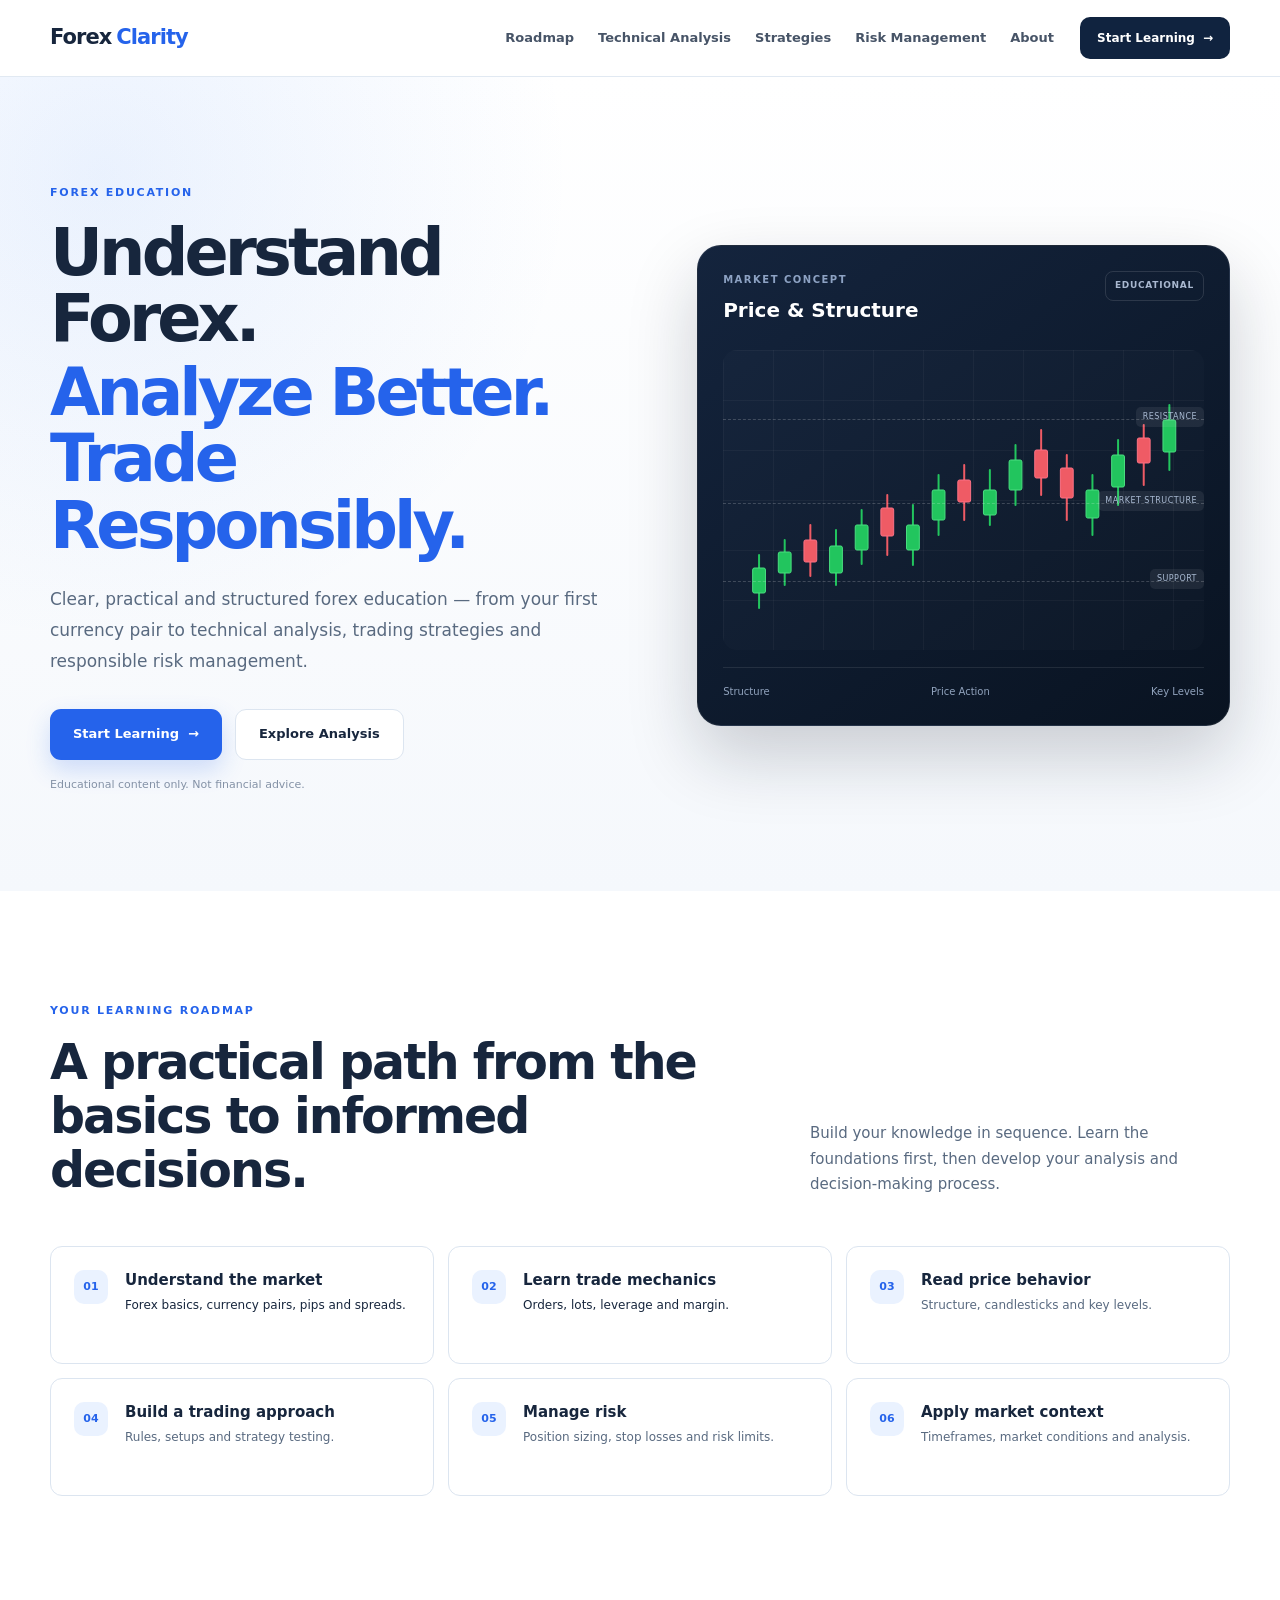
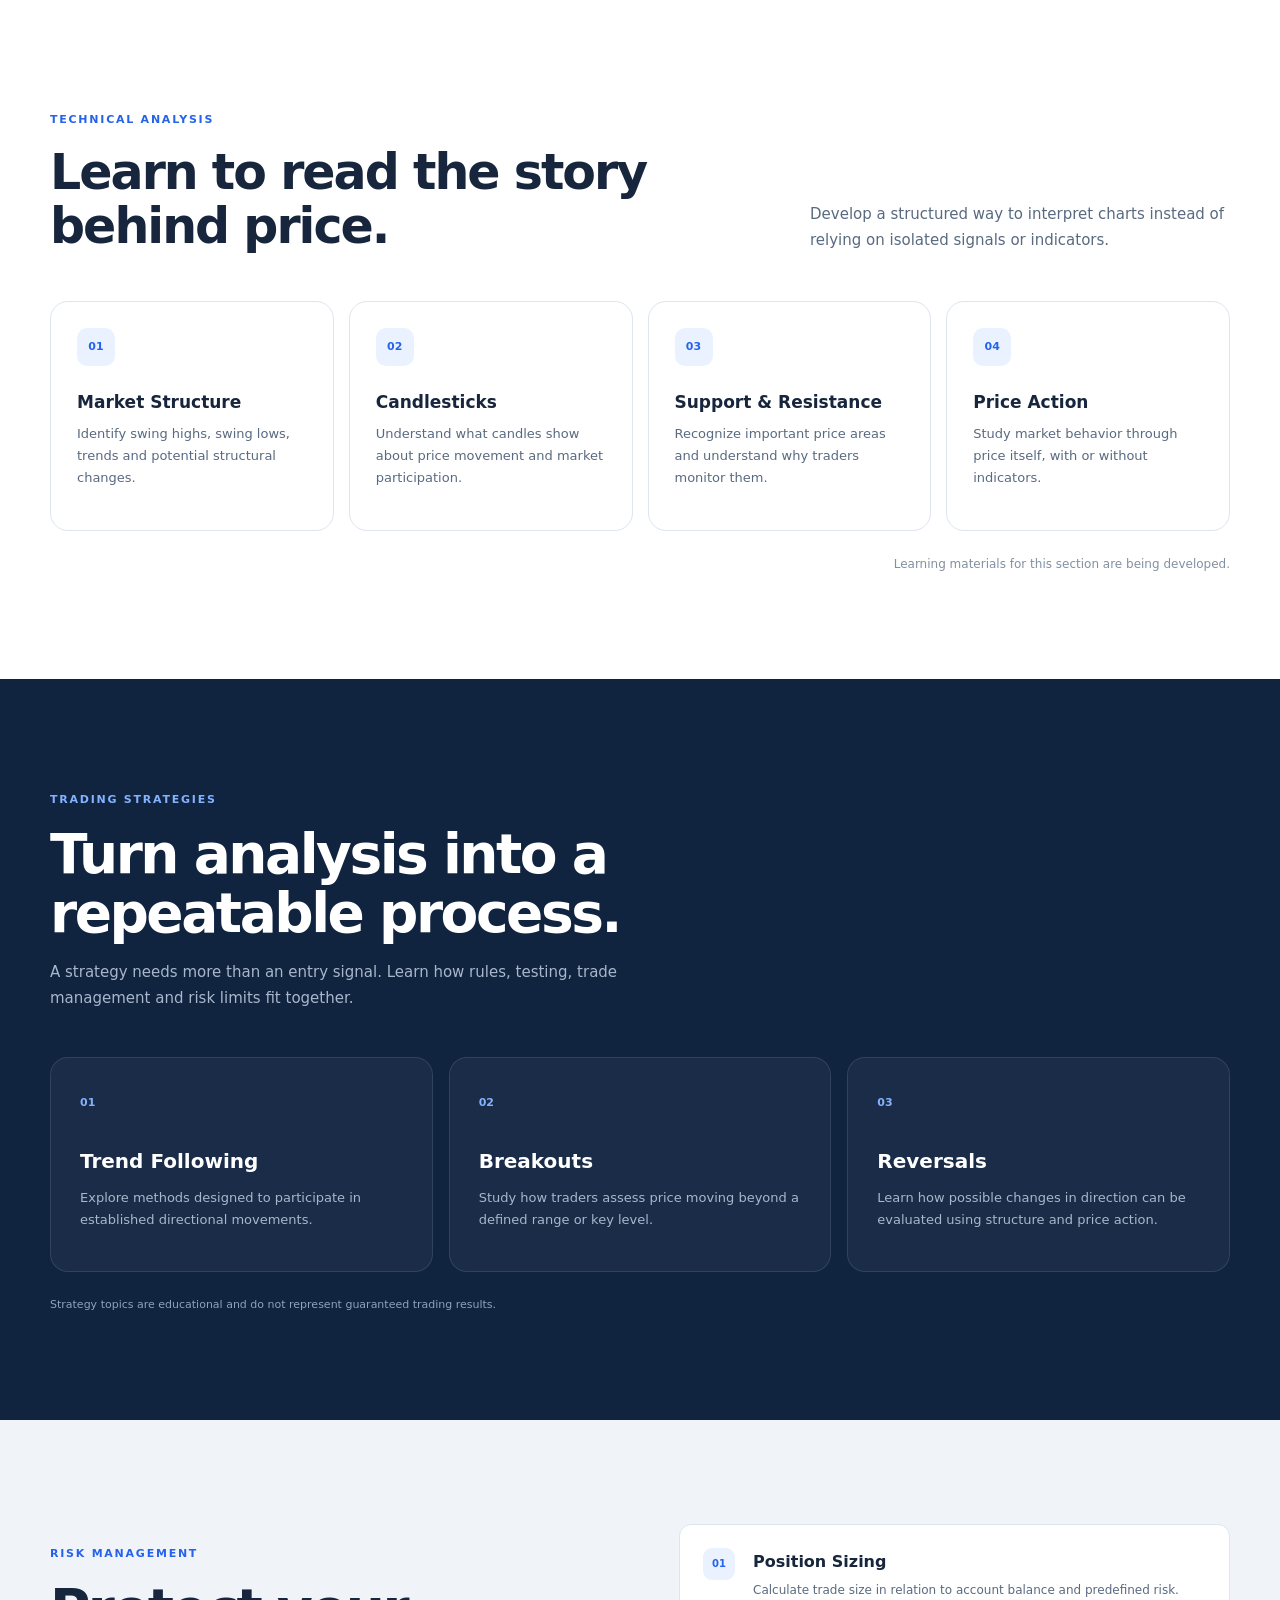
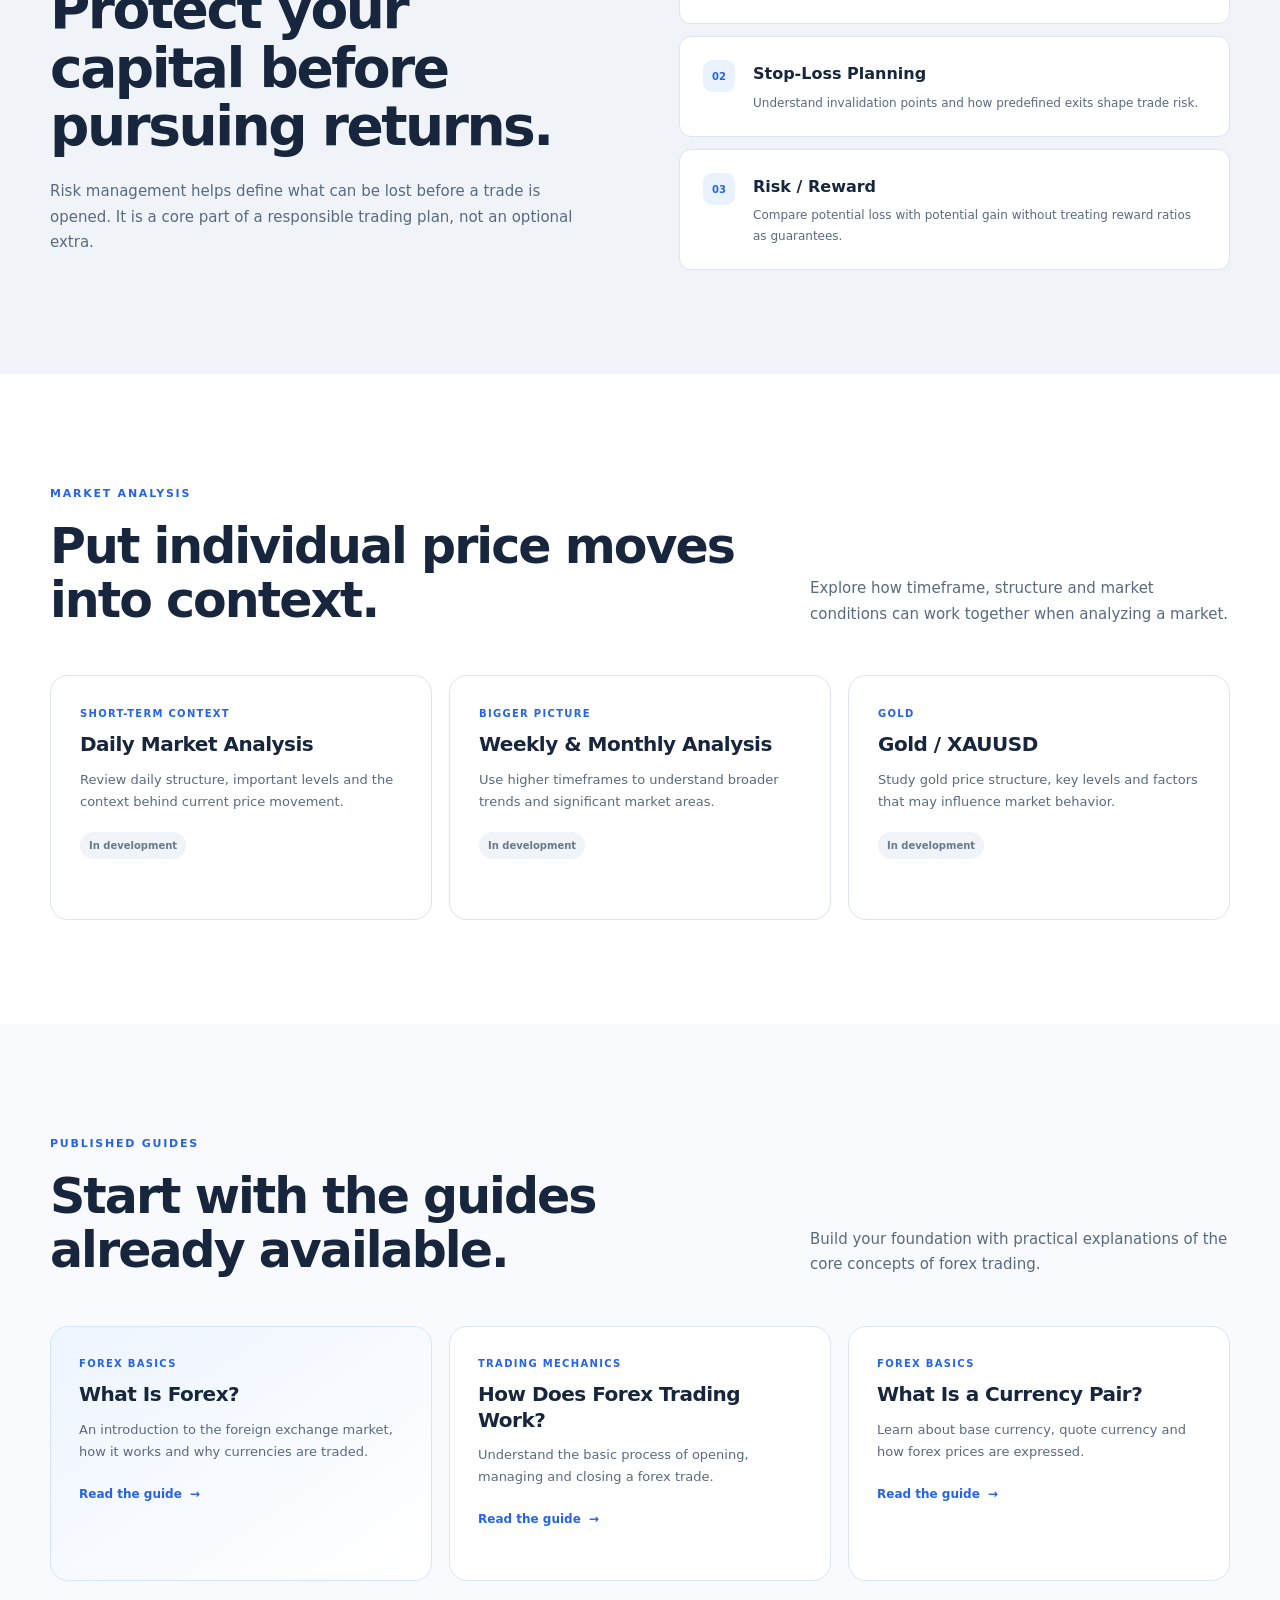
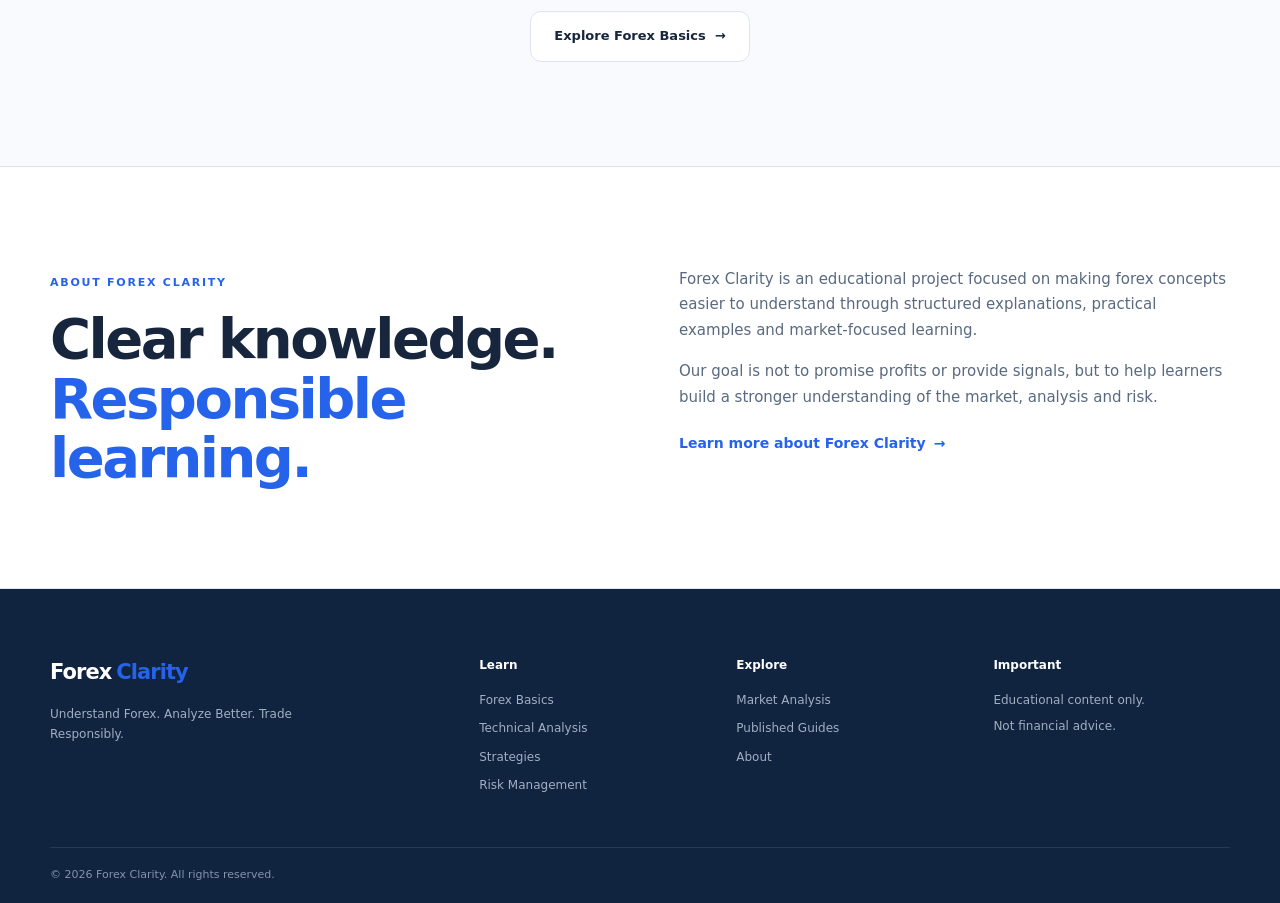
<file: index.html>
<!doctype html>
<html lang="en">
<head>
  <meta charset="utf-8">
  <meta name="viewport" content="width=device-width, initial-scale=1">
  <title>Forex Clarity | Learn Forex Trading Clearly</title>
  <meta name="description" content="Learn forex step by step with clear guides to currency pairs, trading mechanics, technical analysis, strategies, risk management and market analysis.">
  <link rel="canonical" href="https://alimoayyed-trader.github.io/forex-clarity/">
  <meta property="og:title" content="Forex Clarity | Learn Forex Trading Clearly">
  <meta property="og:description" content="Clear, practical forex education. Understand the market, analyze price and learn to manage risk responsibly.">
  <meta property="og:type" content="website">
  <meta property="og:url" content="https://alimoayyed-trader.github.io/forex-clarity/">
  <meta name="theme-color" content="#10233f">
  <link rel="stylesheet" href="assets/css/style.css">
</head>
<body>
  <header class="site-header">
    <div class="container nav-wrap">
      <a class="logo" href="./" aria-label="Forex Clarity home">Forex <span>Clarity</span></a>
      <nav class="main-nav" aria-label="Main navigation">
        <a href="#learn">Roadmap</a>
        <a href="#analysis">Technical Analysis</a>
        <a href="#strategies">Strategies</a>
        <a href="#risk">Risk Management</a>
        <a href="about/">About</a>
      </nav>
      <a class="header-button" href="forex-basics/">Start Learning <span aria-hidden="true">→</span></a>
    </div>
  </header>

  <main>
    <!-- HERO -->
    <section class="hero">
      <div class="container hero-grid">
        <div class="hero-content">
          <p class="eyebrow">FOREX EDUCATION</p>
          <h1>Understand Forex.<span>Analyze Better. Trade Responsibly.</span></h1>
          <p class="hero-description">Clear, practical and structured forex education — from your first currency pair to technical analysis, trading strategies and responsible risk management.</p>
          <div class="hero-actions">
            <a class="button button-primary" href="forex-basics/">Start Learning <span aria-hidden="true">→</span></a>
            <a class="button button-secondary" href="#analysis">Explore Analysis</a>
          </div>
          <p class="hero-note">Educational content only. Not financial advice.</p>
        </div>

        <div class="hero-visual">
          <div class="market-card">
            <div class="market-card-top">
              <div><p class="market-label">MARKET CONCEPT</p><h2>Price &amp; Structure</h2></div>
              <span class="market-status">EDUCATIONAL</span>
            </div>
            <div class="chart" role="img" aria-label="Illustrative candlestick chart showing price movement between resistance and support">
              <div class="chart-level resistance"><span>Resistance</span></div>
              <div class="chart-level structure"><span>Market Structure</span></div>
              <div class="chart-level support"><span>Support</span></div>
              <svg class="chart-svg candlestick-svg" viewBox="0 0 600 300" preserveAspectRatio="none" aria-hidden="true">
                <g class="candle-up"><line class="candle-wick" x1="45" y1="205" x2="45" y2="258"/><rect class="candle-body" x="37" y="218" width="16" height="25" rx="2"/></g>
                <g class="candle-up"><line class="candle-wick" x1="77" y1="190" x2="77" y2="235"/><rect class="candle-body" x="69" y="202" width="16" height="21" rx="2"/></g>
                <g class="candle-down"><line class="candle-wick" x1="109" y1="175" x2="109" y2="226"/><rect class="candle-body" x="101" y="190" width="16" height="22" rx="2"/></g>
                <g class="candle-up"><line class="candle-wick" x1="141" y1="180" x2="141" y2="235"/><rect class="candle-body" x="133" y="196" width="16" height="27" rx="2"/></g>
                <g class="candle-up"><line class="candle-wick" x1="173" y1="160" x2="173" y2="214"/><rect class="candle-body" x="165" y="175" width="16" height="25" rx="2"/></g>
                <g class="candle-down"><line class="candle-wick" x1="205" y1="145" x2="205" y2="205"/><rect class="candle-body" x="197" y="158" width="16" height="28" rx="2"/></g>
                <g class="candle-up"><line class="candle-wick" x1="237" y1="155" x2="237" y2="215"/><rect class="candle-body" x="229" y="175" width="16" height="25" rx="2"/></g>
                <g class="candle-up"><line class="candle-wick" x1="269" y1="125" x2="269" y2="185"/><rect class="candle-body" x="261" y="140" width="16" height="30" rx="2"/></g>
                <g class="candle-down"><line class="candle-wick" x1="301" y1="115" x2="301" y2="170"/><rect class="candle-body" x="293" y="130" width="16" height="22" rx="2"/></g>
                <g class="candle-up"><line class="candle-wick" x1="333" y1="120" x2="333" y2="175"/><rect class="candle-body" x="325" y="140" width="16" height="25" rx="2"/></g>
                <g class="candle-up"><line class="candle-wick" x1="365" y1="95" x2="365" y2="155"/><rect class="candle-body" x="357" y="110" width="16" height="30" rx="2"/></g>
                <g class="candle-down"><line class="candle-wick" x1="397" y1="80" x2="397" y2="145"/><rect class="candle-body" x="389" y="100" width="16" height="28" rx="2"/></g>
                <g class="candle-down"><line class="candle-wick" x1="429" y1="105" x2="429" y2="170"/><rect class="candle-body" x="421" y="118" width="16" height="30" rx="2"/></g>
                <g class="candle-up"><line class="candle-wick" x1="461" y1="125" x2="461" y2="185"/><rect class="candle-body" x="453" y="140" width="16" height="28" rx="2"/></g>
                <g class="candle-up"><line class="candle-wick" x1="493" y1="90" x2="493" y2="155"/><rect class="candle-body" x="485" y="105" width="16" height="32" rx="2"/></g>
                <g class="candle-down"><line class="candle-wick" x1="525" y1="75" x2="525" y2="135"/><rect class="candle-body" x="517" y="88" width="16" height="25" rx="2"/></g>
                <g class="candle-up"><line class="candle-wick" x1="557" y1="55" x2="557" y2="120"/><rect class="candle-body" x="549" y="70" width="16" height="32" rx="2"/></g>
              </svg>
            </div>
            <div class="market-card-footer"><span>Structure</span><span>Price Action</span><span>Key Levels</span></div>
          </div>
        </div>
      </div>
    </section>

   


<!-- ROADMAP -->
<section class="section roadmap-section" id="learn">

  <div class="container">

    <div class="section-heading">

      <div>
        <p class="eyebrow">YOUR LEARNING ROADMAP</p>
        <h2>A practical path from the basics to informed decisions.</h2>
      </div>

      <p>
        Build your knowledge in sequence. Learn the foundations first,
        then develop your analysis and decision-making process.
      </p>

    </div>

    <ol class="roadmap-list">

      <li>
        <span>01</span>
        <a href="forex-basics/">
          <h3>Understand the market</h3>
          <p>Forex basics, currency pairs, pips and spreads.</p>
        </a>
      </li>

      <li>
        <span>02</span>
        <a href="trading-mechanics/">
          <h3>Learn trade mechanics</h3>
          <p>Orders, lots, leverage and margin.</p>
        </a>
      </li>

      <li>
        <span>03</span>
        <div>
          <h3>Read price behavior</h3>
          <p>Structure, candlesticks and key levels.</p>
        </div>
      </li>

      <li>
        <span>04</span>
        <div>
          <h3>Build a trading approach</h3>
          <p>Rules, setups and strategy testing.</p>
        </div>
      </li>

      <li>
        <span>05</span>
        <div>
          <h3>Manage risk</h3>
          <p>Position sizing, stop losses and risk limits.</p>
        </div>
      </li>

      <li>
        <span>06</span>
        <div>
          <h3>Apply market context</h3>
          <p>Timeframes, market conditions and analysis.</p>
        </div>
      </li>

    </ol>

  </div>

</section>



    <!-- TECHNICAL ANALYSIS -->
    <section class="section section-white" id="analysis">
      <div class="container">
        <div class="section-heading">
          <div><p class="eyebrow">TECHNICAL ANALYSIS</p><h2>Learn to read the story behind price.</h2></div>
          <p>Develop a structured way to interpret charts instead of relying on isolated signals or indicators.</p>
        </div>
        <div class="analysis-grid">
          <article class="analysis-card"><span class="analysis-icon">01</span><h3>Market Structure</h3><p>Identify swing highs, swing lows, trends and potential structural changes.</p></article>
          <article class="analysis-card"><span class="analysis-icon">02</span><h3>Candlesticks</h3><p>Understand what candles show about price movement and market participation.</p></article>
          <article class="analysis-card"><span class="analysis-icon">03</span><h3>Support &amp; Resistance</h3><p>Recognize important price areas and understand why traders monitor them.</p></article>
          <article class="analysis-card"><span class="analysis-icon">04</span><h3>Price Action</h3><p>Study market behavior through price itself, with or without indicators.</p></article>
        </div>
        <p class="section-footnote">Learning materials for this section are being developed.</p>
      </div>
    </section>

    <!-- STRATEGIES -->
    <section class="dark-section" id="strategies">
      <div class="container">
        <div class="dark-heading"><p class="eyebrow">TRADING STRATEGIES</p><h2>Turn analysis into a repeatable process.</h2><p>A strategy needs more than an entry signal. Learn how rules, testing, trade management and risk limits fit together.</p></div>
        <div class="strategy-grid">
          <article class="strategy-card"><span>01</span><h3>Trend Following</h3><p>Explore methods designed to participate in established directional movements.</p></article>
          <article class="strategy-card"><span>02</span><h3>Breakouts</h3><p>Study how traders assess price moving beyond a defined range or key level.</p></article>
          <article class="strategy-card"><span>03</span><h3>Reversals</h3><p>Learn how possible changes in direction can be evaluated using structure and price action.</p></article>
        </div>
        <p class="dark-footnote">Strategy topics are educational and do not represent guaranteed trading results.</p>
      </div>
    </section>

    <!-- RISK MANAGEMENT -->
    <section class="section risk-section" id="risk">
      <div class="container risk-grid">
        <div><p class="eyebrow">RISK MANAGEMENT</p><h2>Protect your capital before pursuing returns.</h2><p class="large-text">Risk management helps define what can be lost before a trade is opened. It is a core part of a responsible trading plan, not an optional extra.</p></div>
        <div class="risk-list">
          <article class="risk-item"><span>01</span><div><h3>Position Sizing</h3><p>Calculate trade size in relation to account balance and predefined risk.</p></div></article>
          <article class="risk-item"><span>02</span><div><h3>Stop-Loss Planning</h3><p>Understand invalidation points and how predefined exits shape trade risk.</p></div></article>
          <article class="risk-item"><span>03</span><div><h3>Risk / Reward</h3><p>Compare potential loss with potential gain without treating reward ratios as guarantees.</p></div></article>
        </div>
      </div>
    </section>

    <!-- MARKET ANALYSIS -->
    <section class="section section-white" id="market-analysis">
      <div class="container">
        <div class="section-heading"><div><p class="eyebrow">MARKET ANALYSIS</p><h2>Put individual price moves into context.</h2></div><p>Explore how timeframe, structure and market conditions can work together when analyzing a market.</p></div>
        <div class="market-grid">
          <article class="market-topic"><p class="card-kicker">SHORT-TERM CONTEXT</p><h3>Daily Market Analysis</h3><p>Review daily structure, important levels and the context behind current price movement.</p><span class="status-label">In development</span></article>
          <article class="market-topic"><p class="card-kicker">BIGGER PICTURE</p><h3>Weekly &amp; Monthly Analysis</h3><p>Use higher timeframes to understand broader trends and significant market areas.</p><span class="status-label">In development</span></article>
          <article class="market-topic"><p class="card-kicker">GOLD</p><h3>Gold / XAUUSD</h3><p>Study gold price structure, key levels and factors that may influence market behavior.</p><span class="status-label">In development</span></article>
        </div>
      </div>
    </section>

    <!-- PUBLISHED GUIDES -->
    <section class="section featured-section" id="guides">
      <div class="container">
        <div class="section-heading"><div><p class="eyebrow">PUBLISHED GUIDES</p><h2>Start with the guides already available.</h2></div><p>Build your foundation with practical explanations of the core concepts of forex trading.</p></div>
        <div class="article-grid">
          <article class="article-card featured-article"><p class="card-kicker">FOREX BASICS</p><h3>What Is Forex?</h3><p>An introduction to the foreign exchange market, how it works and why currencies are traded.</p><a href="forex-basics/what-is-forex.html">Read the guide <span aria-hidden="true">→</span></a></article>
          <article class="article-card"><p class="card-kicker">TRADING MECHANICS</p><h3>How Does Forex Trading Work?</h3><p>Understand the basic process of opening, managing and closing a forex trade.</p><a href="forex-basics/how-forex-trading-works.html">Read the guide <span aria-hidden="true">→</span></a></article>
          <article class="article-card"><p class="card-kicker">FOREX BASICS</p><h3>What Is a Currency Pair?</h3><p>Learn about base currency, quote currency and how forex prices are expressed.</p><a href="forex-basics/currency-pairs.html">Read the guide <span aria-hidden="true">→</span></a></article>
        </div>
        <div class="guides-action"><a class="button button-secondary" href="forex-basics/">Explore Forex Basics <span aria-hidden="true">→</span></a></div>
      </div>
    </section>

    <!-- ABOUT -->
    <section class="about-section" id="about">
      <div class="container about-grid">
        <div><p class="eyebrow">ABOUT FOREX CLARITY</p><h2>Clear knowledge.<span> Responsible learning.</span></h2></div>
        <div><p>Forex Clarity is an educational project focused on making forex concepts easier to understand through structured explanations, practical examples and market-focused learning.</p><p>Our goal is not to promise profits or provide signals, but to help learners build a stronger understanding of the market, analysis and risk.</p><a class="text-link" href="about/">Learn more about Forex Clarity <span aria-hidden="true">→</span></a></div>
      </div>
    </section>
  </main>

  <footer class="site-footer">
    <div class="container footer-grid">
      <div class="footer-brand"><a class="logo footer-logo" href="./">Forex <span>Clarity</span></a><p>Understand Forex. Analyze Better. Trade Responsibly.</p></div>
      <div><h2>Learn</h2><a href="forex-basics/">Forex Basics</a><a href="#analysis">Technical Analysis</a><a href="#strategies">Strategies</a><a href="#risk">Risk Management</a></div>
      <div><h2>Explore</h2><a href="#market-analysis">Market Analysis</a><a href="#guides">Published Guides</a><a href="about/">About</a></div>
      <div><h2>Important</h2><p>Educational content only.</p><p>Not financial advice.</p></div>
    </div>
    <div class="container footer-bottom"><p>© 2026 Forex Clarity. All rights reserved.</p></div>
  </footer>
</body>
</html>
</file>
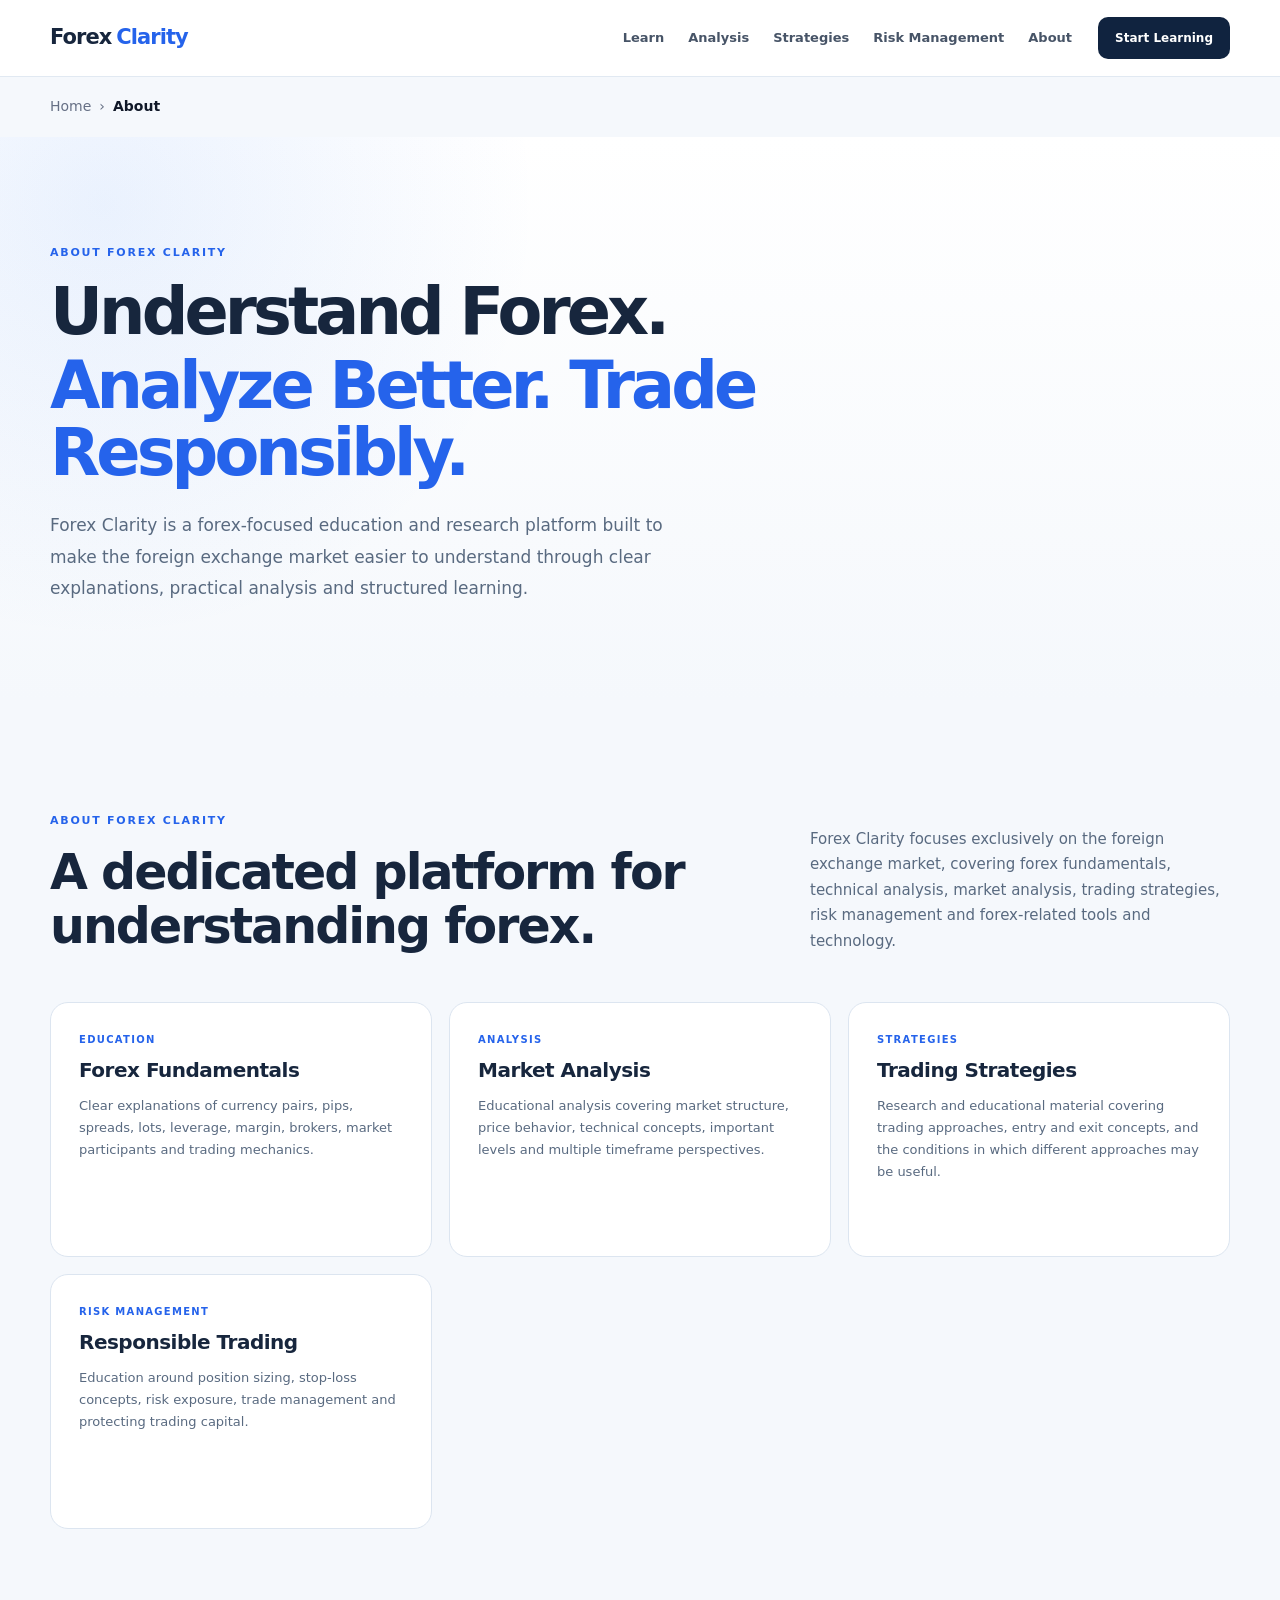
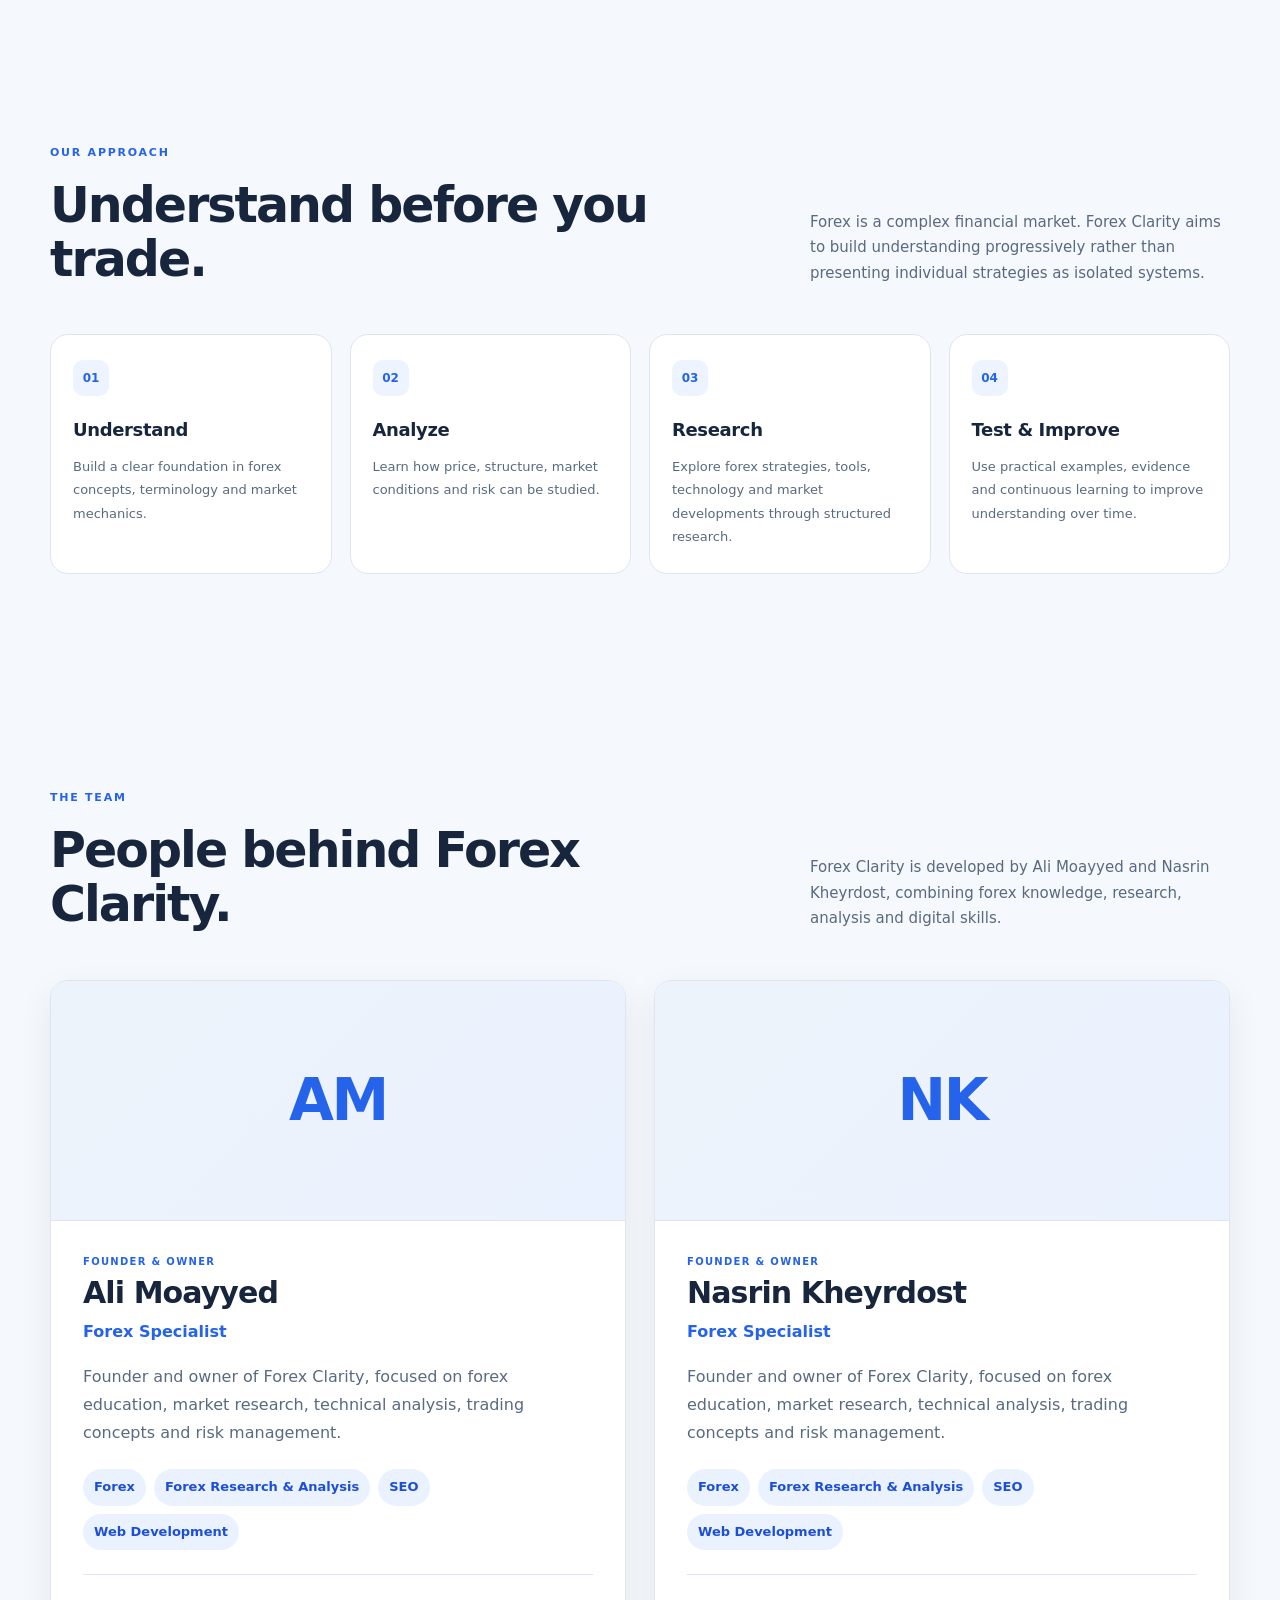
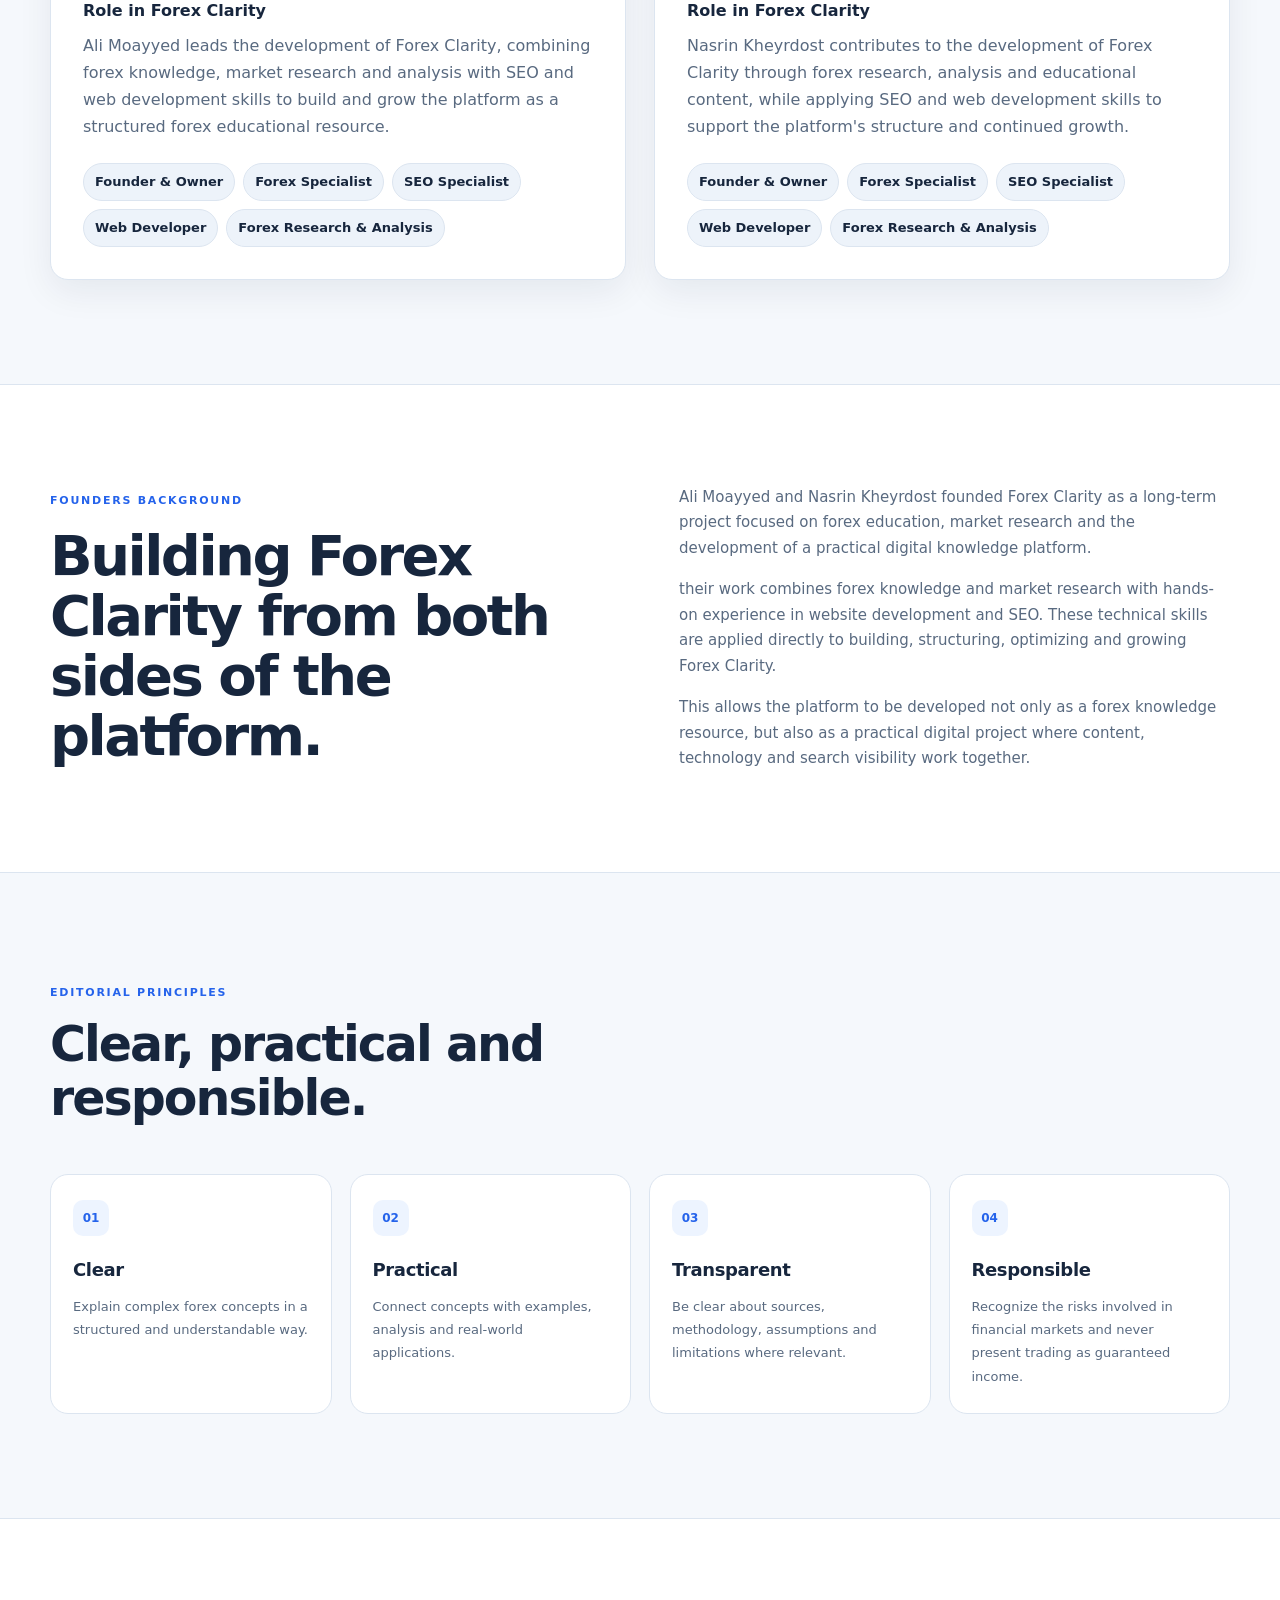
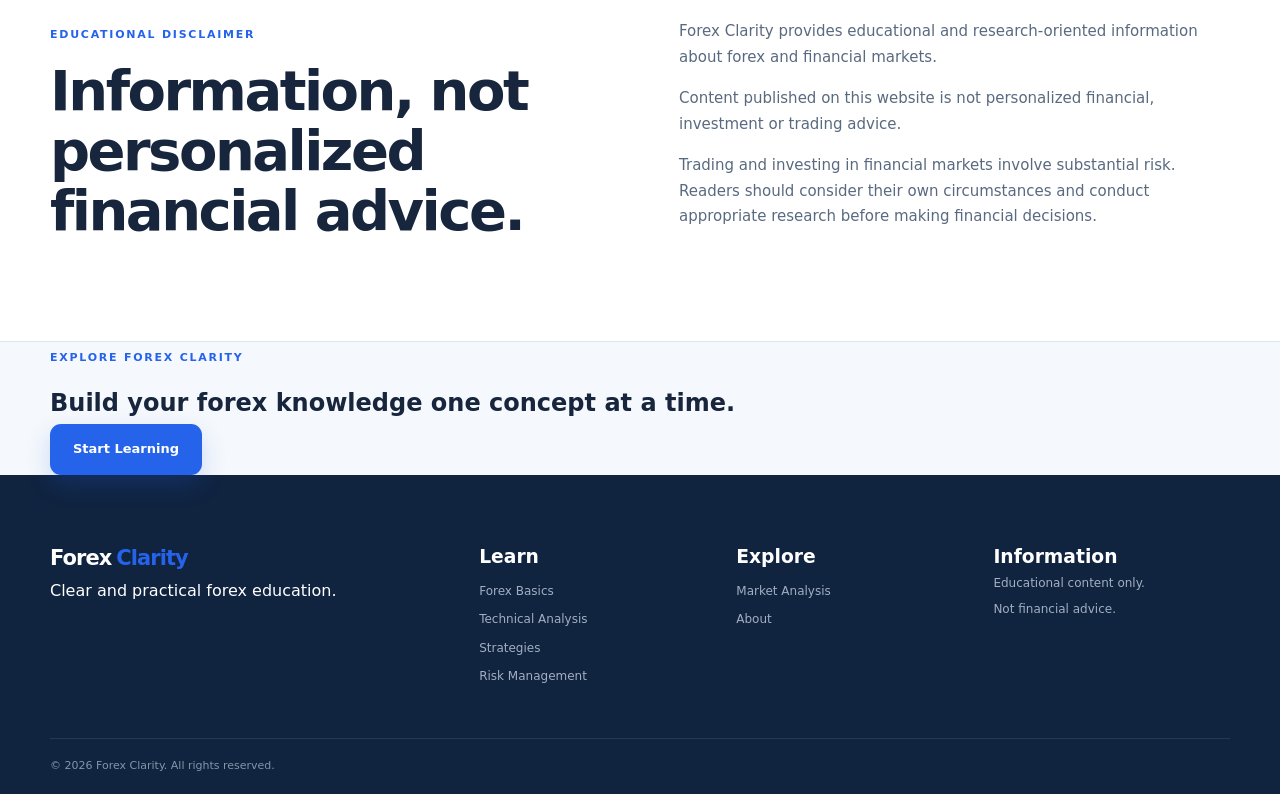
<file: about/index.html>
<!doctype html>
<html lang="en">

<head>

  <meta charset="utf-8">

  <meta
    name="viewport"
    content="width=device-width, initial-scale=1"
  >

  <title>
    About Forex Clarity | Forex Education &amp; Research
  </title>

  <meta
    name="description"
    content="Learn about Forex Clarity, a forex-focused education and research platform, its approach, and the people behind it."
  >

  <link
    rel="canonical"
    href="https://alimoayyed-trader.github.io/forex-clarity/about/"
  >

  <meta
    property="og:title"
    content="About Forex Clarity | Forex Education &amp; Research"
  >

  <meta
    property="og:description"
    content="Learn about Forex Clarity, a forex-focused education and research platform, its approach, and the people behind it."
  >

  <meta
    property="og:type"
    content="website"
  >

  <meta
    property="og:url"
    content="https://alimoayyed-trader.github.io/forex-clarity/about/"
  >

  <link
    rel="stylesheet"
    href="../assets/css/style.css"
  >

  <script type="application/ld+json">
{
  "@context": "https://schema.org",
  "@graph": [
    {
      "@type": "Organization",
      "@id": "https://alimoayyed-trader.github.io/forex-clarity/#organization",
      "name": "Forex Clarity",
      "url": "https://alimoayyed-trader.github.io/forex-clarity/",
      "description": "A forex-focused educational and research platform covering forex education, market analysis, trading concepts and risk management.",
      "founder": [
        {
          "@type": "Person",
          "@id": "https://alimoayyed-trader.github.io/forex-clarity/about/#ali-moayyed"
        },
        {
          "@type": "Person",
          "@id": "https://alimoayyed-trader.github.io/forex-clarity/about/#nasrin-kheyrdost"
        }
      ]
    },
    {
      "@type": "Person",
      "@id": "https://alimoayyed-trader.github.io/forex-clarity/about/#ali-moayyed",
      "name": "Ali Moayyed",
      "url": "https://alimoayyed-trader.github.io/forex-clarity/about/",
      "jobTitle": [
        "Founder & Owner",
        "Forex Specialist",
        "SEO Specialist",
        "Web Developer",
        "Forex Research & Analysis"
      ],
      "worksFor": {
        "@id": "https://alimoayyed-trader.github.io/forex-clarity/#organization"
      }
    },
    {
      "@type": "Person",
      "@id": "https://alimoayyed-trader.github.io/forex-clarity/about/#nasrin-kheyrdost",
      "name": "Nasrin Kheyrdost",
      "url": "https://alimoayyed-trader.github.io/forex-clarity/about/",
      "jobTitle": [
        "Founder & Owner",
        "Forex Specialist",
        "SEO Specialist",
        "Web Developer",
        "Forex Research & Analysis"
      ],
      "worksFor": {
        "@id": "https://alimoayyed-trader.github.io/forex-clarity/#organization"
      }
    }
  ]
}
</script>

</head>


<body>


<!-- ================================
     HEADER
     ================================ -->

<header class="site-header">

  <div class="container nav-wrap">

    <a
      class="logo"
      href="../"
    >
      Forex <span>Clarity</span>
    </a>


    <nav
      class="main-nav"
      aria-label="Main navigation"
    >

      <a href="../#learn">
        Learn
      </a>

      <a href="../#analysis">
        Analysis
      </a>

      <a href="../#strategies">
        Strategies
      </a>

      <a href="../#risk">
        Risk Management
      </a>

      <a href="./">
        About
      </a>

    </nav>


    <a
      class="header-button"
      href="../#learn"
    >
      Start Learning
    </a>

  </div>

</header>



<main>


<!-- ================================
     BREADCRUMB
     ================================ -->

<nav
  class="breadcrumb container"
  aria-label="Breadcrumb"
>

  <a href="../">
    Home
  </a>

  <span aria-hidden="true">
    ›
  </span>

  <span aria-current="page">
    About
  </span>

</nav>



<!-- ================================
     HERO
     ================================ -->

<section class="hero">

  <div class="container">

    <div class="hero-content">

      <p class="eyebrow">
        ABOUT FOREX CLARITY
      </p>

      <h1>
        Understand Forex.
        <span>
          Analyze Better. Trade Responsibly.
        </span>
      </h1>

      <p class="hero-description">
        Forex Clarity is a forex-focused education and research
        platform built to make the foreign exchange market
        easier to understand through clear explanations,
        practical analysis and structured learning.
      </p>

    </div>

  </div>

</section>



<!-- ================================
     ABOUT THE PLATFORM
     ================================ -->

<section class="section">

  <div class="container">

    <div class="section-heading">

      <div>

        <p class="eyebrow">
          ABOUT FOREX CLARITY
        </p>

        <h2>
          A dedicated platform for understanding forex.
        </h2>

      </div>

      <p>
        Forex Clarity focuses exclusively on the foreign
        exchange market, covering forex fundamentals,
        technical analysis, market analysis, trading
        strategies, risk management and forex-related
        tools and technology.
      </p>

    </div>


    <div class="article-grid">


      <article class="article-card">

        <p class="card-kicker">
          EDUCATION
        </p>

        <h3>
          Forex Fundamentals
        </h3>

        <p>
          Clear explanations of currency pairs, pips,
          spreads, lots, leverage, margin, brokers,
          market participants and trading mechanics.
        </p>

      </article>


      <article class="article-card">

        <p class="card-kicker">
          ANALYSIS
        </p>

        <h3>
          Market Analysis
        </h3>

        <p>
          Educational analysis covering market structure,
          price behavior, technical concepts, important
          levels and multiple timeframe perspectives.
        </p>

      </article>


      <article class="article-card">

        <p class="card-kicker">
          STRATEGIES
        </p>

        <h3>
          Trading Strategies
        </h3>

        <p>
          Research and educational material covering
          trading approaches, entry and exit concepts,
          and the conditions in which different approaches
          may be useful.
        </p>

      </article>


      <article class="article-card">

        <p class="card-kicker">
          RISK MANAGEMENT
        </p>

        <h3>
          Responsible Trading
        </h3>

        <p>
          Education around position sizing, stop-loss
          concepts, risk exposure, trade management and
          protecting trading capital.
        </p>

      </article>

    </div>

  </div>

</section>



<!-- ================================
     OUR APPROACH
     ================================ -->

<section class="section section-light">

  <div class="container">

    <div class="section-heading">

      <div>

        <p class="eyebrow">
          OUR APPROACH
        </p>

        <h2>
          Understand before you trade.
        </h2>

      </div>

      <p>
        Forex is a complex financial market. Forex Clarity
        aims to build understanding progressively rather than
        presenting individual strategies as isolated systems.
      </p>

    </div>


    <div class="topic-grid">


      <article class="topic-card">

        <span>
          01
        </span>

        <h3>
          Understand
        </h3>

        <p>
          Build a clear foundation in forex concepts,
          terminology and market mechanics.
        </p>

      </article>


      <article class="topic-card">

        <span>
          02
        </span>

        <h3>
          Analyze
        </h3>

        <p>
          Learn how price, structure, market conditions
          and risk can be studied.
        </p>

      </article>


      <article class="topic-card">

        <span>
          03
        </span>

        <h3>
          Research
        </h3>

        <p>
          Explore forex strategies, tools, technology
          and market developments through structured research.
        </p>

      </article>


      <article class="topic-card">

        <span>
          04
        </span>

        <h3>
          Test &amp; Improve
        </h3>

        <p>
          Use practical examples, evidence and continuous
          learning to improve understanding over time.
        </p>

      </article>

    </div>

  </div>

</section>



<!-- ================================
     TEAM
     ================================ -->


<section class="section section-light">
  <div class="container">
    <div class="section-heading">
      <div>
        <p class="eyebrow">THE TEAM</p>
        <h2>People behind Forex Clarity.</h2>
      </div>
      <p>
        Forex Clarity is developed by Ali Moayyed and Nasrin Kheyrdost,
        combining forex knowledge, research, analysis and digital skills.
      </p>
    </div>

    <div class="team-grid">

      <!-- Ali Moayyed -->
      <article class="team-card">

        <div class="team-card-placeholder" aria-hidden="true">
          <span>AM</span>
        </div>

        <div class="team-card-content">

          <p class="card-kicker">FOUNDER &amp; OWNER</p>

          <h3>Ali Moayyed</h3>

          <p class="team-role">
            Forex Specialist
          </p>

          <p class="team-description">
            Founder and owner of Forex Clarity, focused on forex
            education, market research, technical analysis,
            trading concepts and risk management.
          </p>

          <div class="team-focus">
            <span>Forex</span>
            <span>Forex Research &amp; Analysis</span>
            <span>SEO</span>
            <span>Web Development</span>
          </div>

          
<div class="team-background">
  <p><strong>Role in Forex Clarity</strong></p>
  <p>
    Ali Moayyed leads the development of Forex Clarity,
    combining forex knowledge, market research and analysis
    with SEO and web development skills to build and grow
    the platform as a structured forex educational resource.
  </p>
</div>



          <div class="team-titles">
            <span>Founder &amp; Owner</span>
            <span>Forex Specialist</span>
            <span>SEO Specialist</span>
            <span>Web Developer</span>
            <span>Forex Research &amp; Analysis</span>
          </div>

        </div>

      </article>


      <!-- Nasrin Kheyrdost -->
      <article class="team-card">

        <div class="team-card-placeholder" aria-hidden="true">
          <span>NK</span>
        </div>

        <div class="team-card-content">

          <p class="card-kicker">FOUNDER &amp; OWNER</p>

          <h3>Nasrin Kheyrdost</h3>

          <p class="team-role">
            Forex Specialist
          </p>

          <p class="team-description">
            Founder and owner of Forex Clarity, focused on forex
            education, market research, technical analysis,
            trading concepts and risk management.
          </p>

          <div class="team-focus">
            <span>Forex</span>
            <span>Forex Research &amp; Analysis</span>
            <span>SEO</span>
            <span>Web Development</span>
          </div>

       
<div class="team-background">
  <p><strong>Role in Forex Clarity</strong></p>
  <p>
    Nasrin Kheyrdost contributes to the development of
    Forex Clarity through forex research, analysis and
    educational content, while applying SEO and web
    development skills to support the platform's structure
    and continued growth.
  </p>
</div>



          <div class="team-titles">
            <span>Founder &amp; Owner</span>
            <span>Forex Specialist</span>
            <span>SEO Specialist</span>
            <span>Web Developer</span>
            <span>Forex Research &amp; Analysis</span>
          </div>

        </div>

      </article>

    </div>
  </div>
</section>





<!-- ================================
     FOUNDER BACKGROUND
     ================================ -->

<section class="about-section">

  <div class="container about-grid">

    <div>

      <p class="eyebrow">
        FOUNDERS BACKGROUND
      </p>

      <h2>
        Building Forex Clarity from both sides of the platform.
      </h2>

    </div>


    <div>

      <p>
        Ali Moayyed and Nasrin Kheyrdost founded Forex Clarity as a long-term
        project focused on forex education, market research
        and the development of a practical digital knowledge
        platform.
      </p>


      <p>
        their work combines forex knowledge and market research
        with hands-on experience in website development and
        SEO. These technical skills are applied directly to
        building, structuring, optimizing and growing
        Forex Clarity.
      </p>


      <p>
        This allows the platform to be developed not only
        as a forex knowledge resource, but also as a practical
        digital project where content, technology and search
        visibility work together.
      </p>

    </div>

  </div>

</section>



<!-- ================================
     EDITORIAL PRINCIPLES
     ================================ -->

<section class="section">

  <div class="container">

    <div class="section-heading">

      <div>

        <p class="eyebrow">
          EDITORIAL PRINCIPLES
        </p>

        <h2>
          Clear, practical and responsible.
        </h2>

      </div>

    </div>


    <div class="topic-grid">


      <article class="topic-card">

        <span>
          01
        </span>

        <h3>
          Clear
        </h3>

        <p>
          Explain complex forex concepts in a structured
          and understandable way.
        </p>

      </article>


      <article class="topic-card">

        <span>
          02
        </span>

        <h3>
          Practical
        </h3>

        <p>
          Connect concepts with examples, analysis
          and real-world applications.
        </p>

      </article>


      <article class="topic-card">

        <span>
          03
        </span>

        <h3>
          Transparent
        </h3>

        <p>
          Be clear about sources, methodology,
          assumptions and limitations where relevant.
        </p>

      </article>


      <article class="topic-card">

        <span>
          04
        </span>

        <h3>
          Responsible
        </h3>

        <p>
          Recognize the risks involved in financial markets
          and never present trading as guaranteed income.
        </p>

      </article>

    </div>

  </div>

</section>



<!-- ================================
     EDUCATIONAL DISCLAIMER
     ================================ -->

<section class="about-section">

  <div class="container about-grid">

    <div>

      <p class="eyebrow">
        EDUCATIONAL DISCLAIMER
      </p>

      <h2>
        Information, not personalized financial advice.
      </h2>

    </div>


    <div>

      <p>
        Forex Clarity provides educational and
        research-oriented information about forex
        and financial markets.
      </p>


      <p>
        Content published on this website is not
        personalized financial, investment or trading advice.
      </p>


      <p>
        Trading and investing in financial markets involve
        substantial risk. Readers should consider their own
        circumstances and conduct appropriate research before
        making financial decisions.
      </p>

    </div>

  </div>

</section>



<!-- ================================
     CTA
     ================================ -->

<section class="cta-section">

  <div class="container cta-content">

    <p class="eyebrow">
      EXPLORE FOREX CLARITY
    </p>


    <h2>
      Build your forex knowledge one concept at a time.
    </h2>


    <a
      class="button button-primary"
      href="../#learn"
    >
      Start Learning
    </a>

  </div>

</section>


</main>



<!-- ================================
     FOOTER
     ================================ -->

<footer class="site-footer">

  <div class="container footer-grid">


    <div>

      <a
        class="logo footer-logo"
        href="../"
      >
        Forex <span>Clarity</span>
      </a>

      <p>
        Clear and practical forex education.
      </p>

    </div>


    <div>

      <h3>
        Learn
      </h3>

      <a href="../forex-basics/">
        Forex Basics
      </a>

      <a href="../#analysis">
        Technical Analysis
      </a>

      <a href="../#strategies">
        Strategies
      </a>

      <a href="../#risk">
        Risk Management
      </a>

    </div>


    <div>

      <h3>
        Explore
      </h3>

      <a href="../#market-analysis">
        Market Analysis
      </a>

      <a href="./">
        About
      </a>

    </div>


    <div>

      <h3>
        Information
      </h3>

      <p>
        Educational content only.
      </p>

      <p>
        Not financial advice.
      </p>

    </div>

  </div>


  <div class="container footer-bottom">

    <p>
      © 2026 Forex Clarity. All rights reserved.
    </p>

  </div>

</footer>


</body>

</html>
</file>
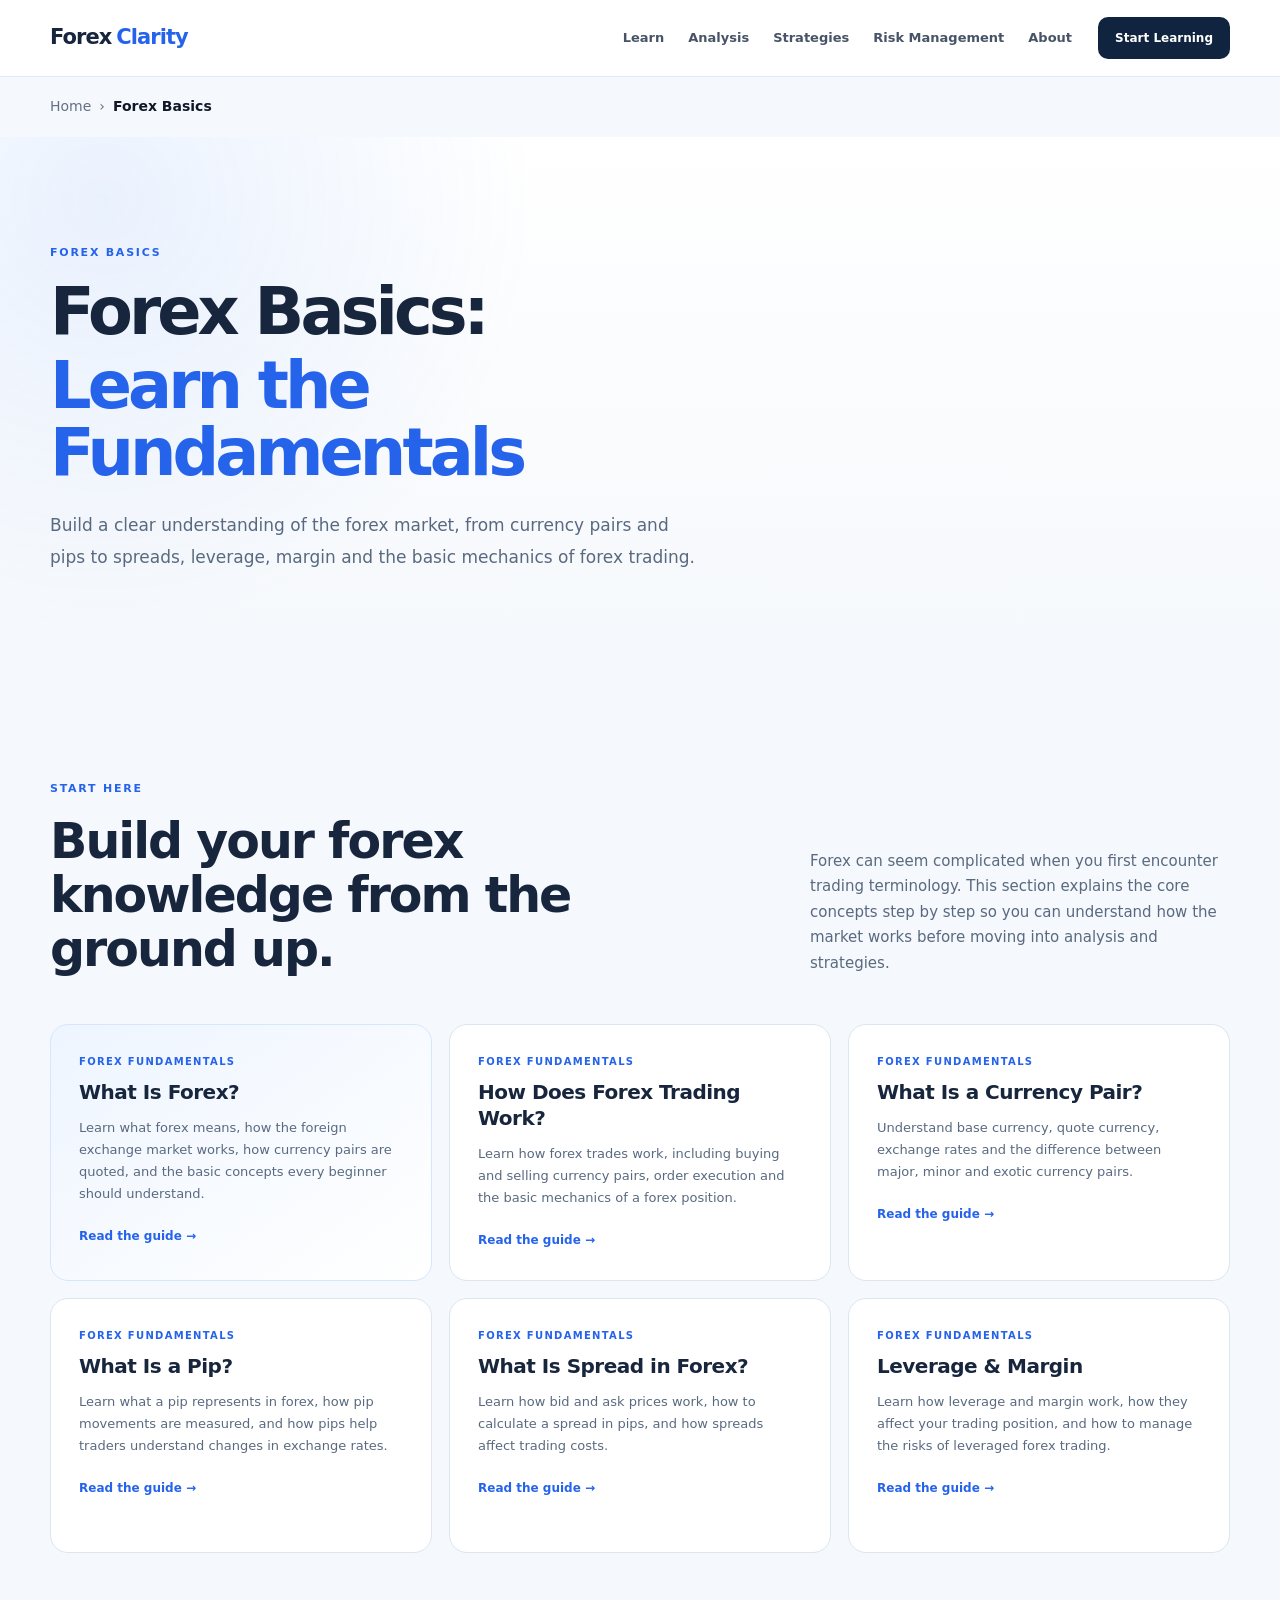
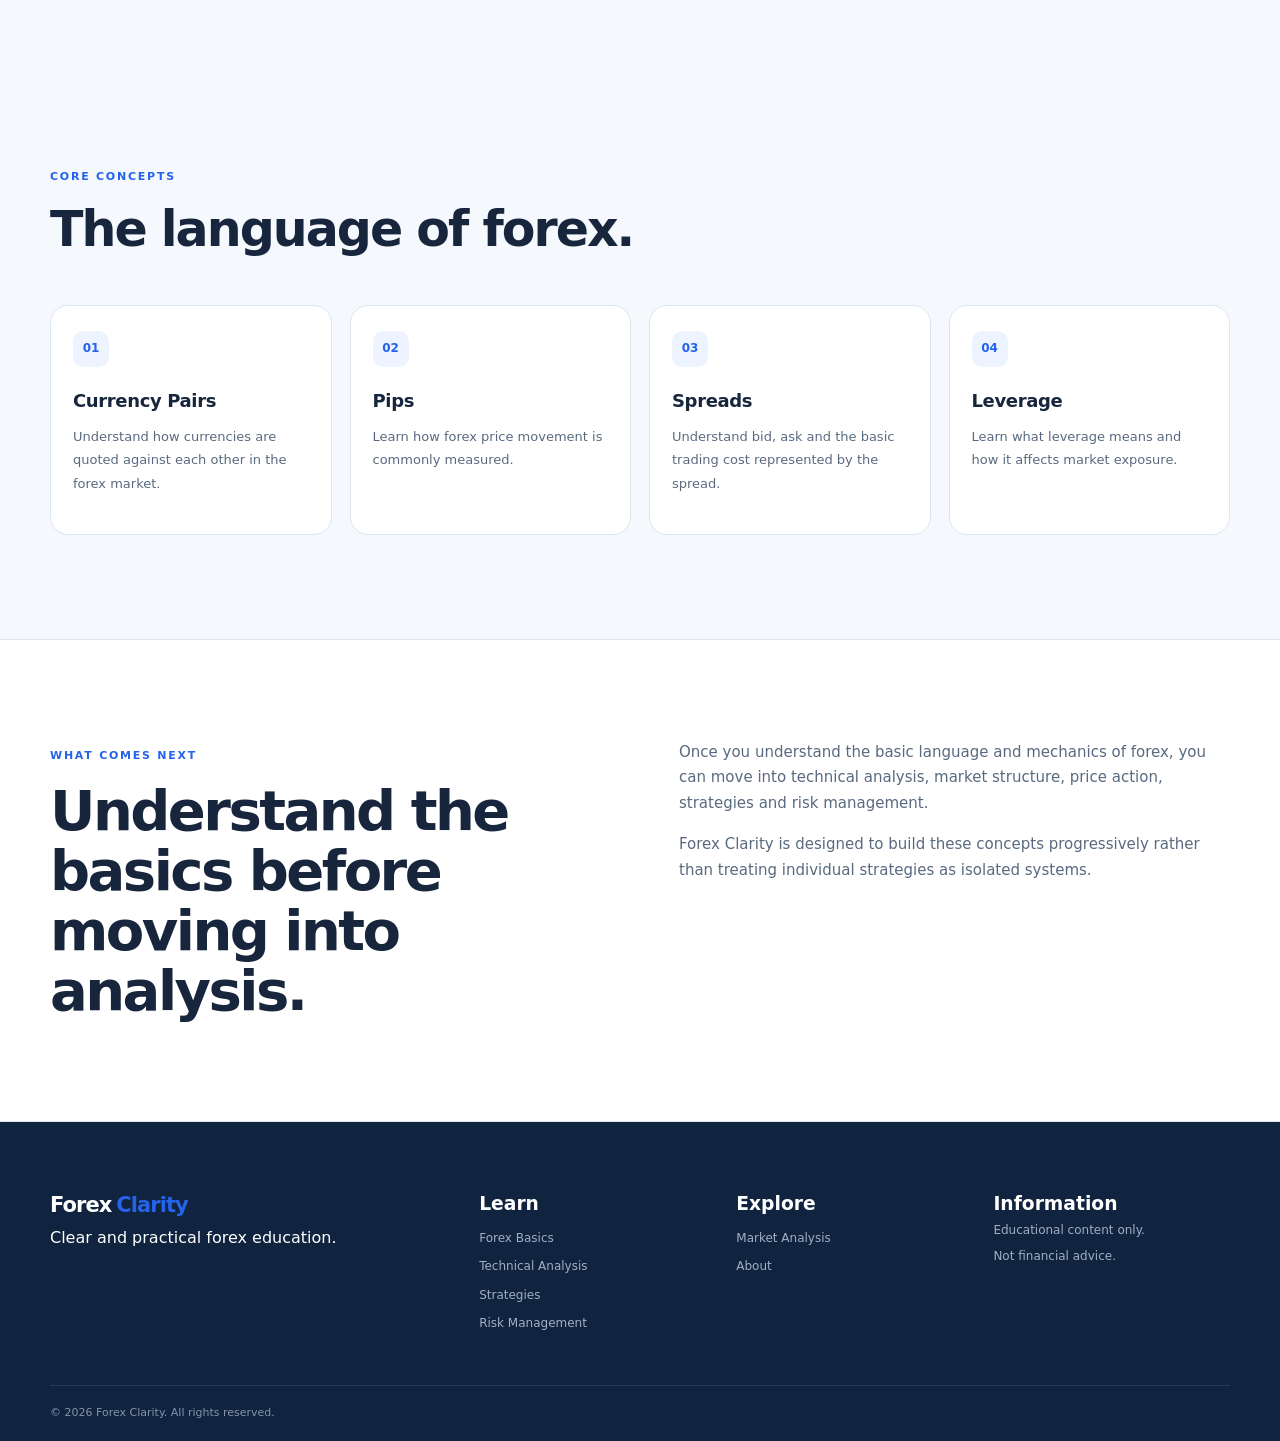
<file: forex-basics/index.html>
<!doctype html>
<html lang="en">
<head>

  <meta charset="utf-8">

  <meta
    name="viewport"
    content="width=device-width, initial-scale=1"
  >

  <title>Forex Basics: Learn the Fundamentals | Forex Clarity</title>

  <meta
    name="description"
    content="Learn forex basics from the ground up, including currency pairs, pips, spreads, leverage, margin, brokers, trading mechanics and essential forex concepts."
  >

  <link
    rel="canonical"
    href="https://alimoayyed-trader.github.io/forex-clarity/forex-basics/"
  >

  <meta
    property="og:title"
    content="Forex Basics: Learn the Fundamentals | Forex Clarity"
  >

  <meta
    property="og:description"
    content="Learn the fundamental concepts of forex trading, from currency pairs and pips to spreads, leverage and trading mechanics."
  >

  <meta
    property="og:type"
    content="website"
  >

  <meta
    property="og:url"
    content="https://alimoayyed-trader.github.io/forex-clarity/forex-basics/"
  >

  <link
    rel="stylesheet"
    href="../assets/css/style.css"
  >

</head>


<body>


<header class="site-header">

  <div class="container nav-wrap">

    <a class="logo" href="../">
      Forex <span>Clarity</span>
    </a>


    <nav class="main-nav" aria-label="Main navigation">

      <a href="../#learn">
        Learn
      </a>

      <a href="../#analysis">
        Analysis
      </a>

      <a href="../#strategies">
        Strategies
      </a>

      <a href="../#risk">
        Risk Management
      </a>

      <a href="../#about">
        About
      </a>

    </nav>


    <a class="header-button" href="../#learn">
      Start Learning
    </a>

  </div>

</header>



<main>


  <!-- BREADCRUMB -->

  <nav
    class="breadcrumb container"
    aria-label="Breadcrumb"
  >

    <a href="../">
      Home
    </a>

    <span aria-hidden="true">
      ›
    </span>

    <span aria-current="page">
      Forex Basics
    </span>

  </nav>



  <!-- HERO -->

  <section class="hero">

    <div class="container">

      <div class="hero-content">

        <p class="eyebrow">
          FOREX BASICS
        </p>


        <h1>
          Forex Basics:
          <span>Learn the Fundamentals</span>
        </h1>


        <p class="hero-description">
          Build a clear understanding of the forex market,
          from currency pairs and pips to spreads, leverage,
          margin and the basic mechanics of forex trading.
        </p>

      </div>

    </div>

  </section>



  <!-- INTRO -->

  <section class="section">

    <div class="container">

      <div class="section-heading">

        <div>

          <p class="eyebrow">
            START HERE
          </p>

          <h2>
            Build your forex knowledge from the ground up.
          </h2>

        </div>


        <p>
          Forex can seem complicated when you first encounter
          trading terminology. This section explains the core
          concepts step by step so you can understand how the
          market works before moving into analysis and strategies.
        </p>

      </div>



      <div class="article-grid">


        <article class="article-card featured-article">

          <p class="card-kicker">
            FOREX FUNDAMENTALS
          </p>


          <h3>
            What Is Forex?
          </h3>


          <p>
            Learn what forex means, how the foreign exchange
            market works, how currency pairs are quoted, and
            the basic concepts every beginner should understand.
          </p>


          <a href="what-is-forex.html">
            Read the guide →
          </a>

        </article>



        <article class="article-card">

          <p class="card-kicker">
  FOREX FUNDAMENTALS
</p>


          <h3>
            How Does Forex Trading Work?
          </h3>


          <p>
            Learn how forex trades work, including buying and
            selling currency pairs, order execution and the
            basic mechanics of a forex position.
          </p>
          <a href="how-forex-trading-works.html">
  Read the guide →
</a>

        </article>



                <article class="article-card">

          <p class="card-kicker">
            FOREX FUNDAMENTALS
          </p>

          <h3>
            What Is a Currency Pair?
          </h3>

          <p>
            Understand base currency, quote currency,
            exchange rates and the difference between
            major, minor and exotic currency pairs.
          </p>

          <a href="currency-pairs.html">
            Read the guide →
          </a>

        </article>



      
<article class="article-card">

  <p class="card-kicker">
    FOREX FUNDAMENTALS
  </p>

  <h3>
    What Is a Pip?
  </h3>

  <p>
    Learn what a pip represents in forex, how pip movements
    are measured, and how pips help traders understand
    changes in exchange rates.
  </p>

  <a href="what-is-a-pip.html">
    Read the guide →
  </a>

</article>




        
<article class="article-card">
  <p class="card-kicker">FOREX FUNDAMENTALS</p>
  <h3>What Is Spread in Forex?</h3>
  <p>
    Learn how bid and ask prices work, how to calculate
    a spread in pips, and how spreads affect trading costs.
  </p>
  <a href="what-is-a-forex-spread.html">
    Read the guide →
  </a>
</article>




     <article class="article-card">
  <p class="card-kicker">FOREX FUNDAMENTALS</p>

  <h3>Leverage &amp; Margin</h3>

  <p>
    Learn how leverage and margin work, how they affect
    your trading position, and how to manage the risks
    of leveraged forex trading.
  </p>

  <a href="what-is-leverage-in-forex.html">
    Read the guide →
  </a>
</article>
      </div>

    </div>

  </section>



  <!-- CORE CONCEPTS -->

  <section class="section section-light">

    <div class="container">

      <div class="section-heading compact">

        <div>

          <p class="eyebrow">
            CORE CONCEPTS
          </p>

          <h2>
            The language of forex.
          </h2>

        </div>

      </div>



      <div class="topic-grid">


        <article class="topic-card">

          <span>
            01
          </span>

          <h3>
            Currency Pairs
          </h3>

          <p>
            Understand how currencies are quoted against
            each other in the forex market.
          </p>

        </article>



        <article class="topic-card">

          <span>
            02
          </span>

          <h3>
            Pips
          </h3>

          <p>
            Learn how forex price movement is commonly measured.
          </p>

        </article>



        <article class="topic-card">

          <span>
            03
          </span>

          <h3>
            Spreads
          </h3>

          <p>
            Understand bid, ask and the basic trading cost
            represented by the spread.
          </p>

        </article>



        <article class="topic-card">

          <span>
            04
          </span>

          <h3>
            Leverage
          </h3>

          <p>
            Learn what leverage means and how it affects
            market exposure.
          </p>

        </article>

      </div>

    </div>

  </section>



  <!-- NEXT STEP -->

  <section class="about-section">

    <div class="container about-grid">

      <div>

        <p class="eyebrow">
          WHAT COMES NEXT
        </p>

        <h2>
          Understand the basics before moving into analysis.
        </h2>

      </div>


      <div>

        <p>
          Once you understand the basic language and mechanics
          of forex, you can move into technical analysis,
          market structure, price action, strategies and
          risk management.
        </p>


        <p>
          Forex Clarity is designed to build these concepts
          progressively rather than treating individual
          strategies as isolated systems.
        </p>

      </div>

    </div>

  </section>



</main>



<footer class="site-footer">

  <div class="container footer-grid">


    <div>

      <a class="logo footer-logo" href="../">
        Forex <span>Clarity</span>
      </a>

      <p>
        Clear and practical forex education.
      </p>

    </div>



    <div>

      <h3>
        Learn
      </h3>

      <a href="../#learn">
        Forex Basics
      </a>

      <a href="../#analysis">
        Technical Analysis
      </a>

      <a href="../#strategies">
        Strategies
      </a>

      <a href="../#risk">
        Risk Management
      </a>

    </div>



    <div>

      <h3>
        Explore
      </h3>

      <a href="../#analysis">
        Market Analysis
      </a>

      <a href="../#about">
        About
      </a>

    </div>



    <div>

      <h3>
        Information
      </h3>

      <p>
        Educational content only.
      </p>

      <p>
        Not financial advice.
      </p>

    </div>

  </div>



  <div class="container footer-bottom">

    <p>
      © 2026 Forex Clarity. All rights reserved.
    </p>

  </div>

</footer>


</body>
</html>
</file>
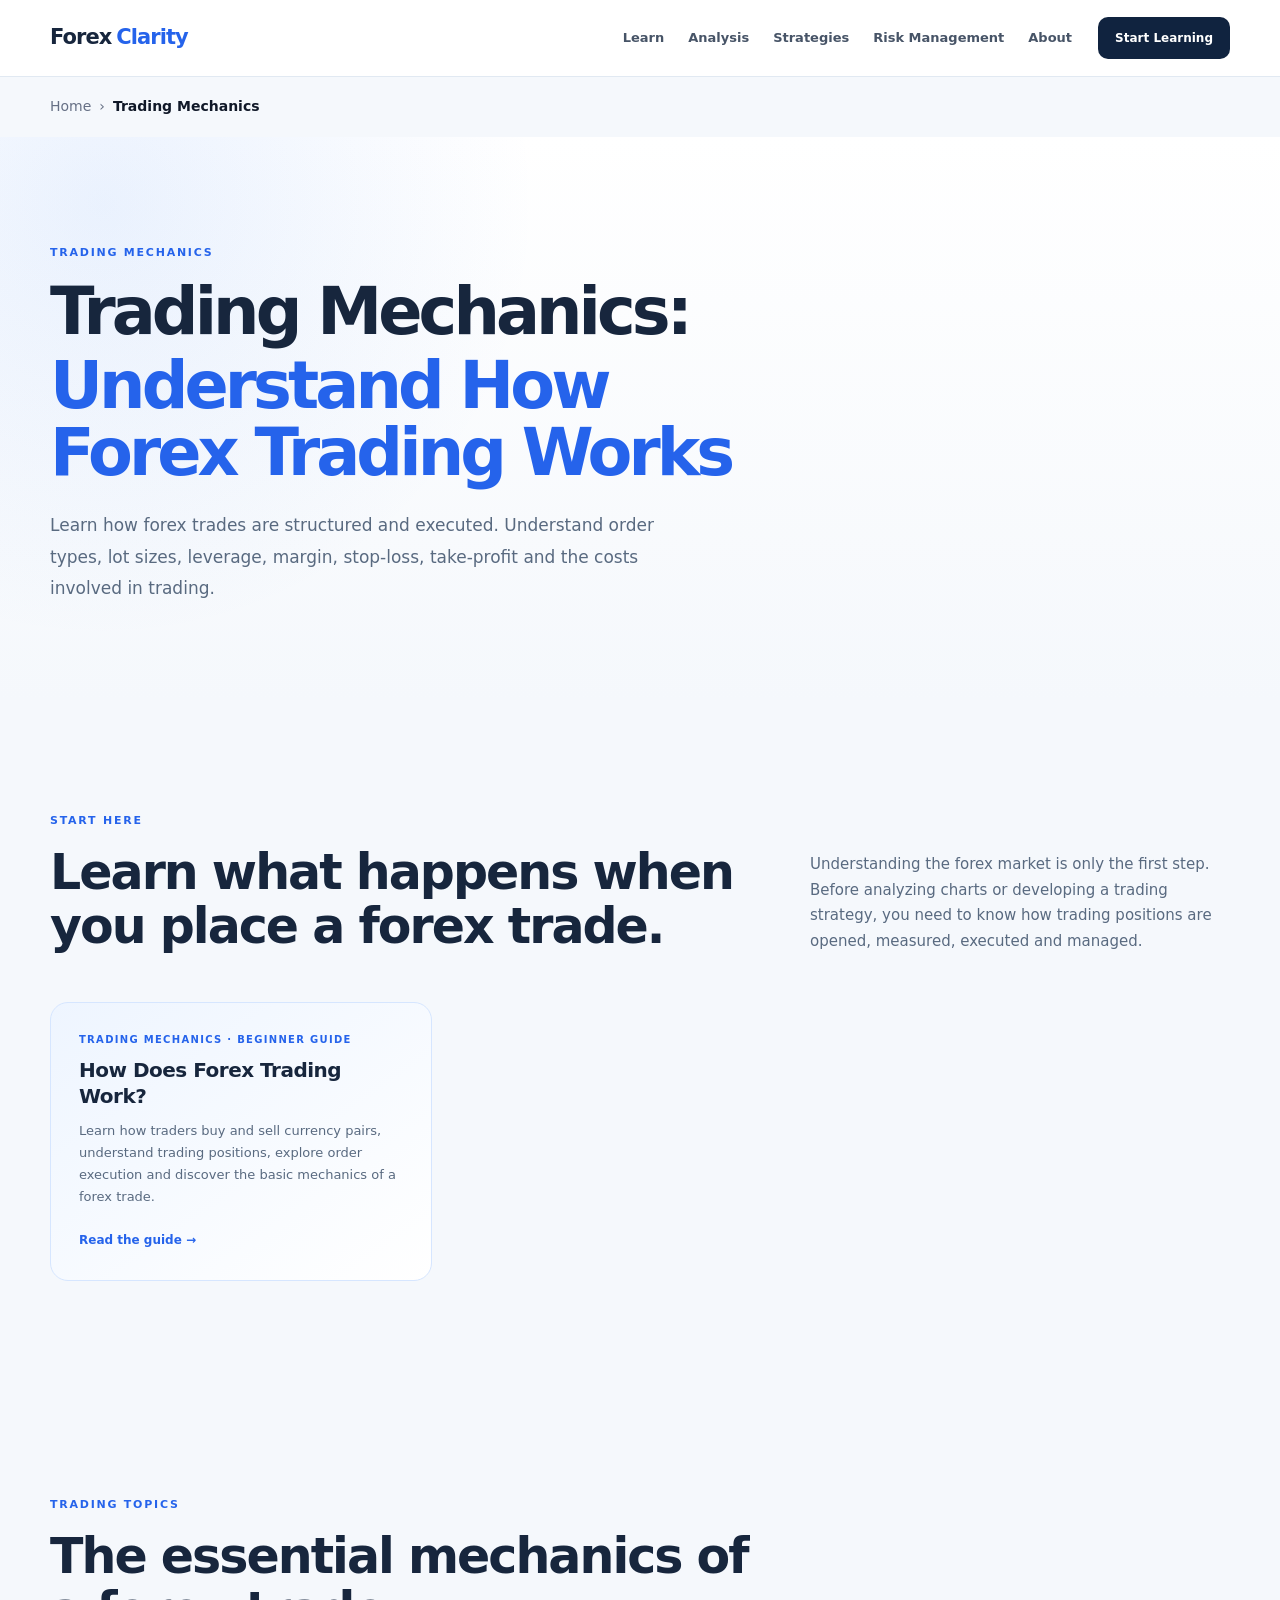
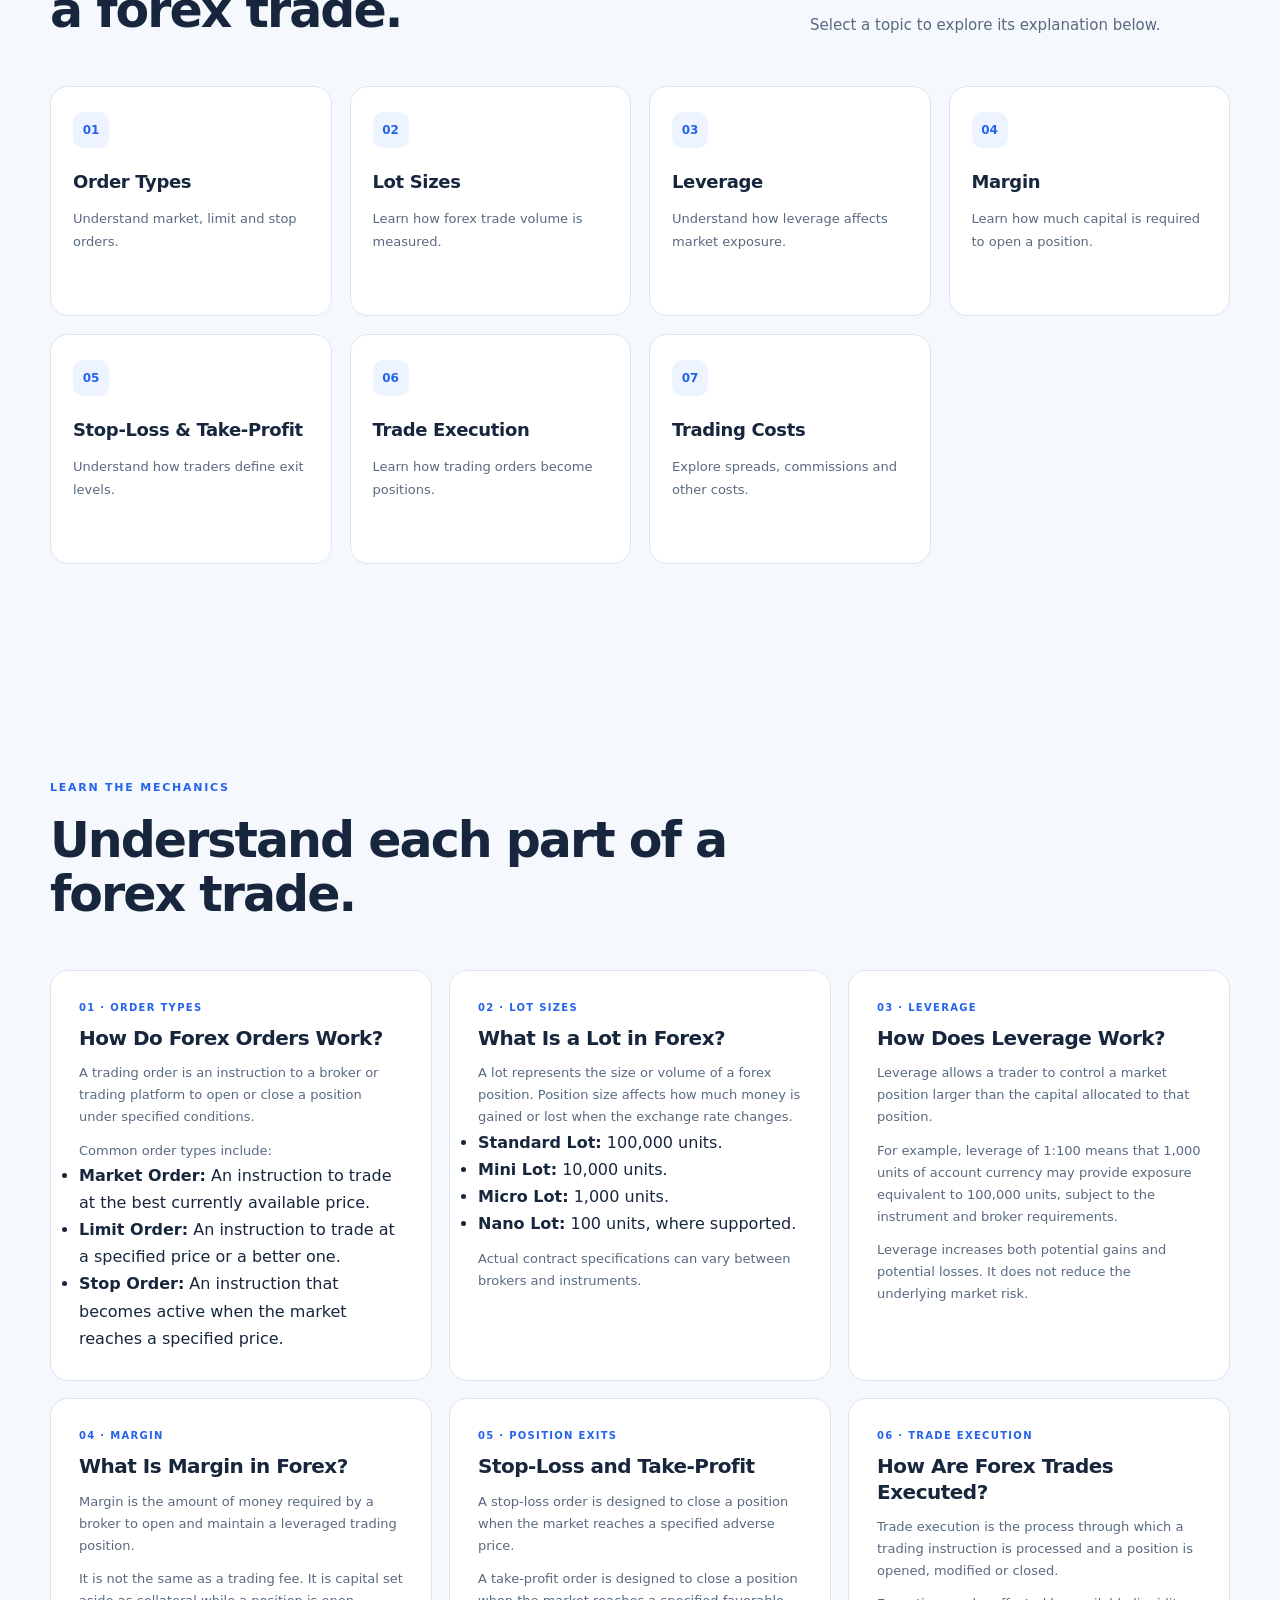
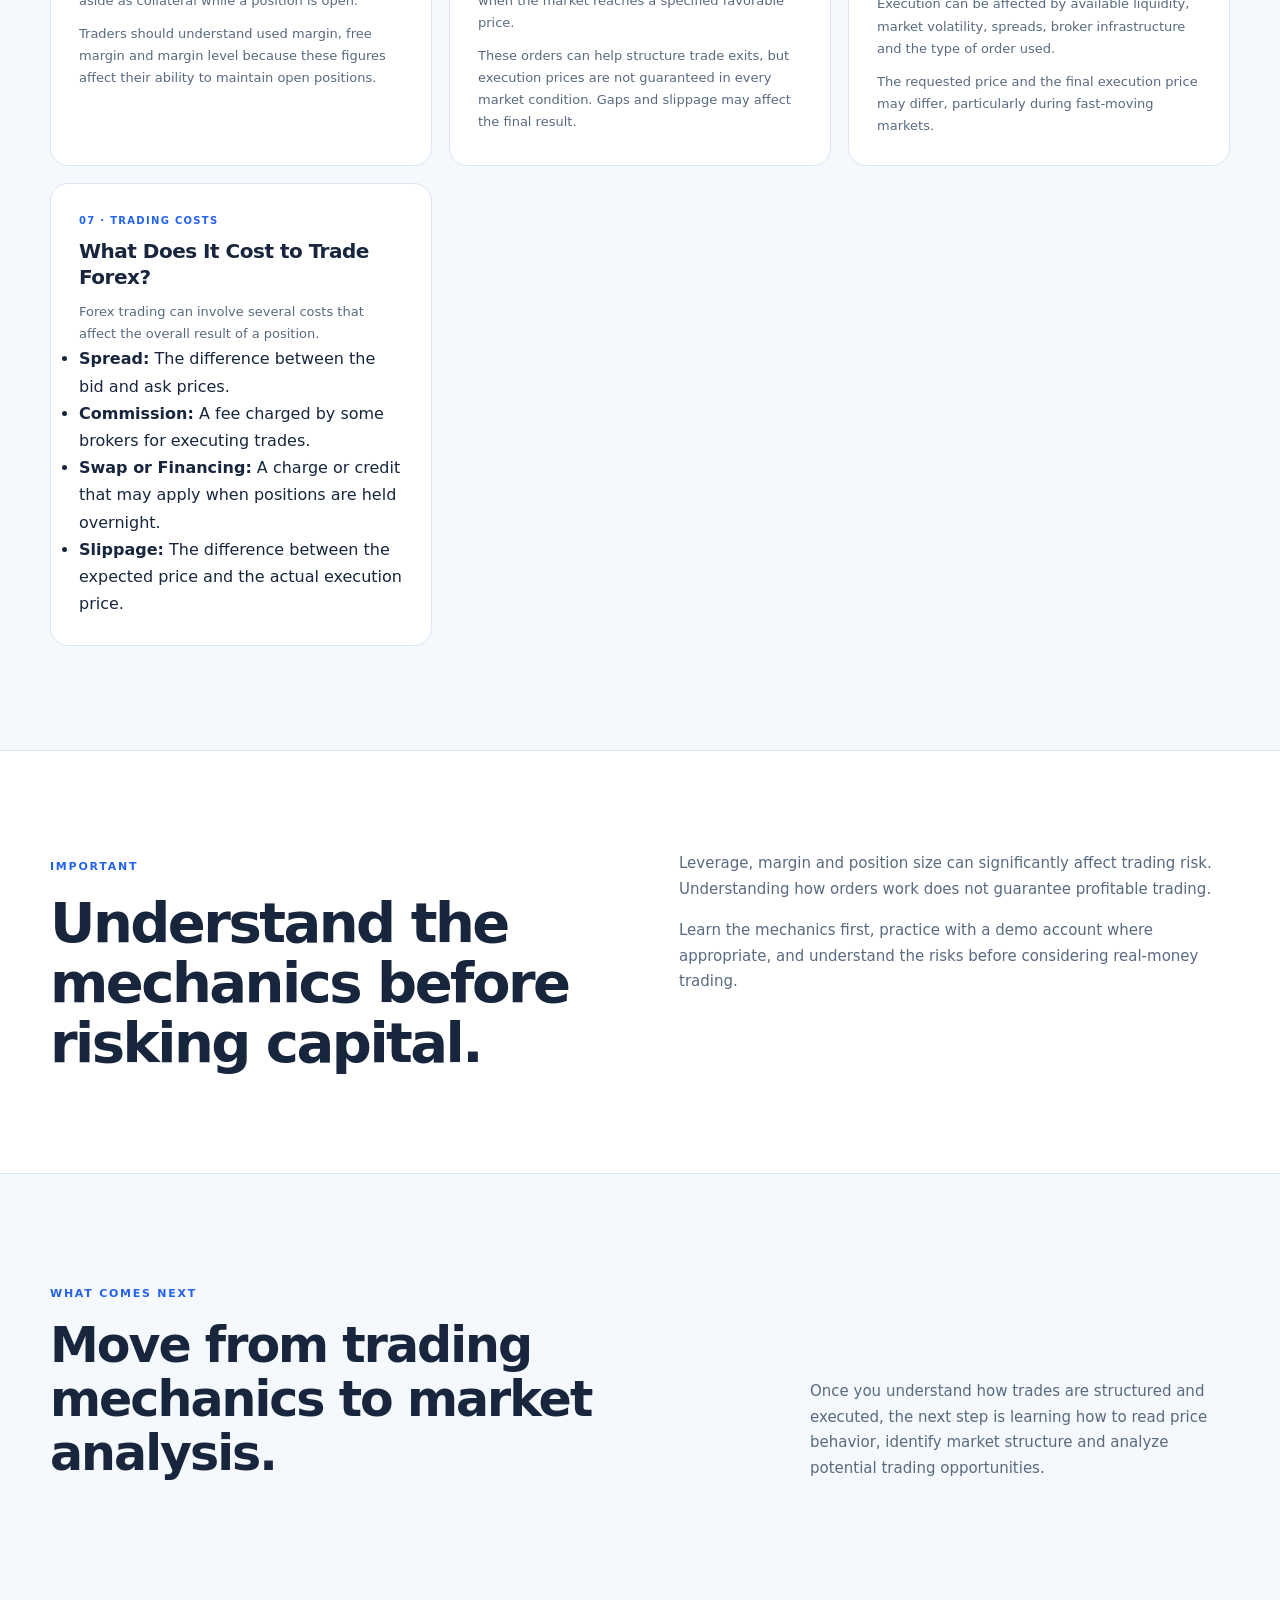
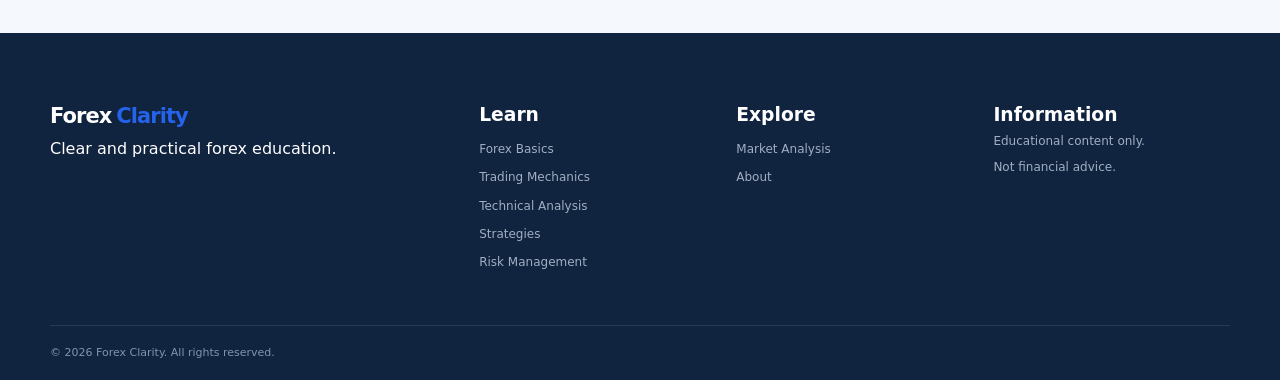
<file: trading-mechanics/index.html>
<!doctype html>
<html lang="en">
<head>

  <meta charset="utf-8">

  <meta name="viewport" content="width=device-width, initial-scale=1">

  <title>Trading Mechanics: How Forex Trading Works | Forex Clarity</title>

  <meta
    name="description"
    content="Learn forex trading mechanics step by step, including order types, lot sizes, leverage, margin, stop-loss, take-profit, trade execution and trading costs."
  >

  <link
    rel="canonical"
    href="https://alimoayyed-trader.github.io/forex-clarity/trading-mechanics/"
  >

  <meta
    property="og:title"
    content="Trading Mechanics: How Forex Trading Works | Forex Clarity"
  >

  <meta
    property="og:description"
    content="Understand how forex trades are placed, sized, executed and managed."
  >

  <meta property="og:type" content="website">

  <meta
    property="og:url"
    content="https://alimoayyed-trader.github.io/forex-clarity/trading-mechanics/"
  >

  <link rel="stylesheet" href="../assets/css/style.css">

</head>

<body>

<header class="site-header">

  <div class="container nav-wrap">

    <a class="logo" href="../">
      Forex <span>Clarity</span>
    </a>

    <nav class="main-nav" aria-label="Main navigation">

      <a href="../#learn">Learn</a>
      <a href="../#analysis">Analysis</a>
      <a href="../#strategies">Strategies</a>
      <a href="../#risk">Risk Management</a>
      <a href="../#about">About</a>

    </nav>

    <a class="header-button" href="../#learn">
      Start Learning
    </a>

  </div>

</header>


<main>

  <!-- BREADCRUMB -->

  <nav class="breadcrumb container" aria-label="Breadcrumb">

    <a href="../">Home</a>

    <span aria-hidden="true">›</span>

    <span aria-current="page">Trading Mechanics</span>

  </nav>


  <!-- HERO -->

  <section class="hero">

    <div class="container">

      <div class="hero-content">

        <p class="eyebrow">TRADING MECHANICS</p>

        <h1>
          Trading Mechanics:
          <span>Understand How Forex Trading Works</span>
        </h1>

        <p class="hero-description">
          Learn how forex trades are structured and executed.
          Understand order types, lot sizes, leverage, margin,
          stop-loss, take-profit and the costs involved in trading.
        </p>

      </div>

    </div>

  </section>


  <!-- INTRODUCTION -->

  <section class="section">

    <div class="container">

      <div class="section-heading">

        <div>

          <p class="eyebrow">START HERE</p>

          <h2>
            Learn what happens when you place a forex trade.
          </h2>

        </div>

        <p>
          Understanding the forex market is only the first step.
          Before analyzing charts or developing a trading strategy,
          you need to know how trading positions are opened,
          measured, executed and managed.
        </p>

      </div>


      <div class="article-grid">

        <article class="article-card featured-article">

          <p class="card-kicker">TRADING MECHANICS · BEGINNER GUIDE</p>

          <h3>How Does Forex Trading Work?</h3>

          <p>
            Learn how traders buy and sell currency pairs,
            understand trading positions, explore order execution
            and discover the basic mechanics of a forex trade.
          </p>

          <a href="../forex-basics/how-forex-trading-works.html">
            Read the guide →
          </a>

        </article>

      </div>

    </div>

  </section>


  <!-- LEARNING TOPICS -->

  <section class="section section-light">

    <div class="container">

      <div class="section-heading compact">

        <div>

          <p class="eyebrow">TRADING TOPICS</p>

          <h2>
            The essential mechanics of a forex trade.
          </h2>

        </div>

        <p>
          Select a topic to explore its explanation below.
        </p>

      </div>


      <div class="topic-grid">

        <a class="topic-card" href="#order-types">

          <span>01</span>

          <h3>Order Types</h3>

          <p>
            Understand market, limit and stop orders.
          </p>

        </a>


        <a class="topic-card" href="#lot-sizes">

          <span>02</span>

          <h3>Lot Sizes</h3>

          <p>
            Learn how forex trade volume is measured.
          </p>

        </a>


        <a class="topic-card" href="#leverage">

          <span>03</span>

          <h3>Leverage</h3>

          <p>
            Understand how leverage affects market exposure.
          </p>

        </a>


        <a class="topic-card" href="#margin">

          <span>04</span>

          <h3>Margin</h3>

          <p>
            Learn how much capital is required to open a position.
          </p>

        </a>


        <a class="topic-card" href="#stop-loss-take-profit">

          <span>05</span>

          <h3>Stop-Loss &amp; Take-Profit</h3>

          <p>
            Understand how traders define exit levels.
          </p>

        </a>


        <a class="topic-card" href="#trade-execution">

          <span>06</span>

          <h3>Trade Execution</h3>

          <p>
            Learn how trading orders become positions.
          </p>

        </a>


        <a class="topic-card" href="#trading-costs">

          <span>07</span>

          <h3>Trading Costs</h3>

          <p>
            Explore spreads, commissions and other costs.
          </p>

        </a>

      </div>

    </div>

  </section>


  <!-- TOPIC EXPLANATIONS -->

  <section class="section">

    <div class="container">

      <div class="section-heading compact">

        <div>

          <p class="eyebrow">LEARN THE MECHANICS</p>

          <h2>
            Understand each part of a forex trade.
          </h2>

        </div>

      </div>


      <div class="article-grid">

        <article class="article-card" id="order-types">

          <p class="card-kicker">01 · ORDER TYPES</p>

          <h3>How Do Forex Orders Work?</h3>

          <p>
            A trading order is an instruction to a broker or trading
            platform to open or close a position under specified
            conditions.
          </p>

          <p>
            Common order types include:
          </p>

          <ul>
            <li><strong>Market Order:</strong> An instruction to trade
              at the best currently available price.</li>
            <li><strong>Limit Order:</strong> An instruction to trade
              at a specified price or a better one.</li>
            <li><strong>Stop Order:</strong> An instruction that becomes
              active when the market reaches a specified price.</li>
          </ul>

        </article>


        <article class="article-card" id="lot-sizes">

          <p class="card-kicker">02 · LOT SIZES</p>

          <h3>What Is a Lot in Forex?</h3>

          <p>
            A lot represents the size or volume of a forex position.
            Position size affects how much money is gained or lost
            when the exchange rate changes.
          </p>

          <ul>
            <li><strong>Standard Lot:</strong> 100,000 units.</li>
            <li><strong>Mini Lot:</strong> 10,000 units.</li>
            <li><strong>Micro Lot:</strong> 1,000 units.</li>
            <li><strong>Nano Lot:</strong> 100 units, where supported.</li>
          </ul>

          <p>
            Actual contract specifications can vary between brokers
            and instruments.
          </p>

        </article>


        <article class="article-card" id="leverage">

          <p class="card-kicker">03 · LEVERAGE</p>

          <h3>How Does Leverage Work?</h3>

          <p>
            Leverage allows a trader to control a market position
            larger than the capital allocated to that position.
          </p>

          <p>
            For example, leverage of 1:100 means that 1,000 units
            of account currency may provide exposure equivalent
            to 100,000 units, subject to the instrument and broker
            requirements.
          </p>

          <p>
            Leverage increases both potential gains and potential
            losses. It does not reduce the underlying market risk.
          </p>

        </article>


        <article class="article-card" id="margin">

          <p class="card-kicker">04 · MARGIN</p>

          <h3>What Is Margin in Forex?</h3>

          <p>
            Margin is the amount of money required by a broker
            to open and maintain a leveraged trading position.
          </p>

          <p>
            It is not the same as a trading fee. It is capital
            set aside as collateral while a position is open.
          </p>

          <p>
            Traders should understand used margin, free margin
            and margin level because these figures affect their
            ability to maintain open positions.
          </p>

        </article>


        <article class="article-card" id="stop-loss-take-profit">

          <p class="card-kicker">05 · POSITION EXITS</p>

          <h3>Stop-Loss and Take-Profit</h3>

          <p>
            A stop-loss order is designed to close a position
            when the market reaches a specified adverse price.
          </p>

          <p>
            A take-profit order is designed to close a position
            when the market reaches a specified favorable price.
          </p>

          <p>
            These orders can help structure trade exits, but
            execution prices are not guaranteed in every market
            condition. Gaps and slippage may affect the final result.
          </p>

        </article>


        <article class="article-card" id="trade-execution">

          <p class="card-kicker">06 · TRADE EXECUTION</p>

          <h3>How Are Forex Trades Executed?</h3>

          <p>
            Trade execution is the process through which a trading
            instruction is processed and a position is opened,
            modified or closed.
          </p>

          <p>
            Execution can be affected by available liquidity,
            market volatility, spreads, broker infrastructure
            and the type of order used.
          </p>

          <p>
            The requested price and the final execution price
            may differ, particularly during fast-moving markets.
          </p>

        </article>


        <article class="article-card" id="trading-costs">

          <p class="card-kicker">07 · TRADING COSTS</p>

          <h3>What Does It Cost to Trade Forex?</h3>

          <p>
            Forex trading can involve several costs that affect
            the overall result of a position.
          </p>

          <ul>
            <li><strong>Spread:</strong> The difference between
              the bid and ask prices.</li>
            <li><strong>Commission:</strong> A fee charged by
              some brokers for executing trades.</li>
            <li><strong>Swap or Financing:</strong> A charge
              or credit that may apply when positions are held
              overnight.</li>
            <li><strong>Slippage:</strong> The difference between
              the expected price and the actual execution price.</li>
          </ul>

        </article>

      </div>

    </div>

  </section>


  <!-- RISK NOTICE -->

  <section class="about-section">

    <div class="container about-grid">

      <div>

        <p class="eyebrow">IMPORTANT</p>

        <h2>
          Understand the mechanics before risking capital.
        </h2>

      </div>

      <div>

        <p>
          Leverage, margin and position size can significantly
          affect trading risk. Understanding how orders work
          does not guarantee profitable trading.
        </p>

        <p>
          Learn the mechanics first, practice with a demo account
          where appropriate, and understand the risks before
          considering real-money trading.
        </p>

      </div>

    </div>

  </section>


  <!-- NEXT STEP -->

  <section class="section">

    <div class="container">

      <div class="section-heading">

        <div>

          <p class="eyebrow">WHAT COMES NEXT</p>

          <h2>
            Move from trading mechanics to market analysis.
          </h2>

        </div>

        <p>
          Once you understand how trades are structured and
          executed, the next step is learning how to read
          price behavior, identify market structure and analyze
          potential trading opportunities.
        </p>

      </div>

    </div>

  </section>

</main>


<footer class="site-footer">

  <div class="container footer-grid">

    <div>

      <a class="logo footer-logo" href="../">
        Forex <span>Clarity</span>
      </a>

      <p>
        Clear and practical forex education.
      </p>

    </div>


    <div>

      <h3>Learn</h3>

      <a href="../forex-basics/">Forex Basics</a>

      <a href="./">Trading Mechanics</a>

      <a href="../#analysis">Technical Analysis</a>

      <a href="../#strategies">Strategies</a>

      <a href="../#risk">Risk Management</a>

    </div>


    <div>

      <h3>Explore</h3>

      <a href="../#analysis">Market Analysis</a>

      <a href="../#about">About</a>

    </div>


    <div>

      <h3>Information</h3>

      <p>Educational content only.</p>

      <p>Not financial advice.</p>

    </div>

  </div>


  <div class="container footer-bottom">

    <p>
      © 2026 Forex Clarity. All rights reserved.
    </p>

  </div>

</footer>

</body>
</html>
</file>
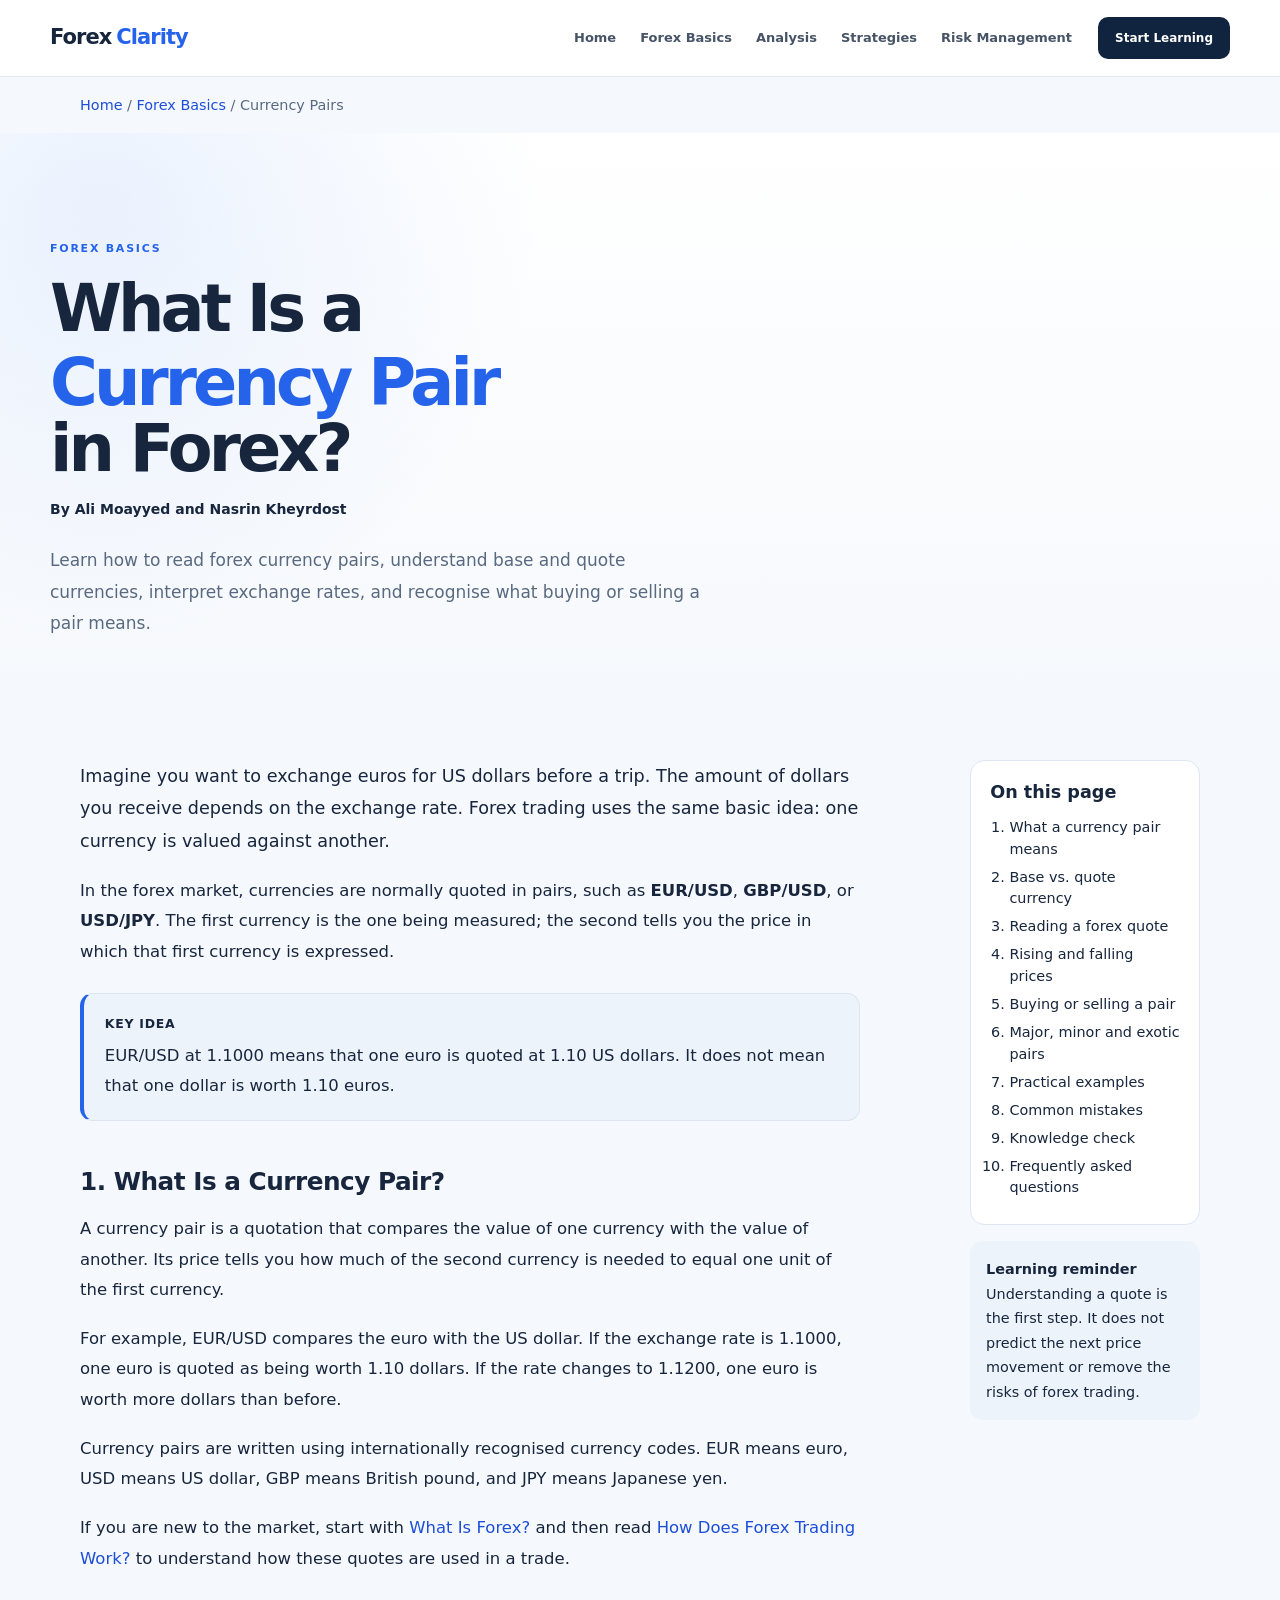
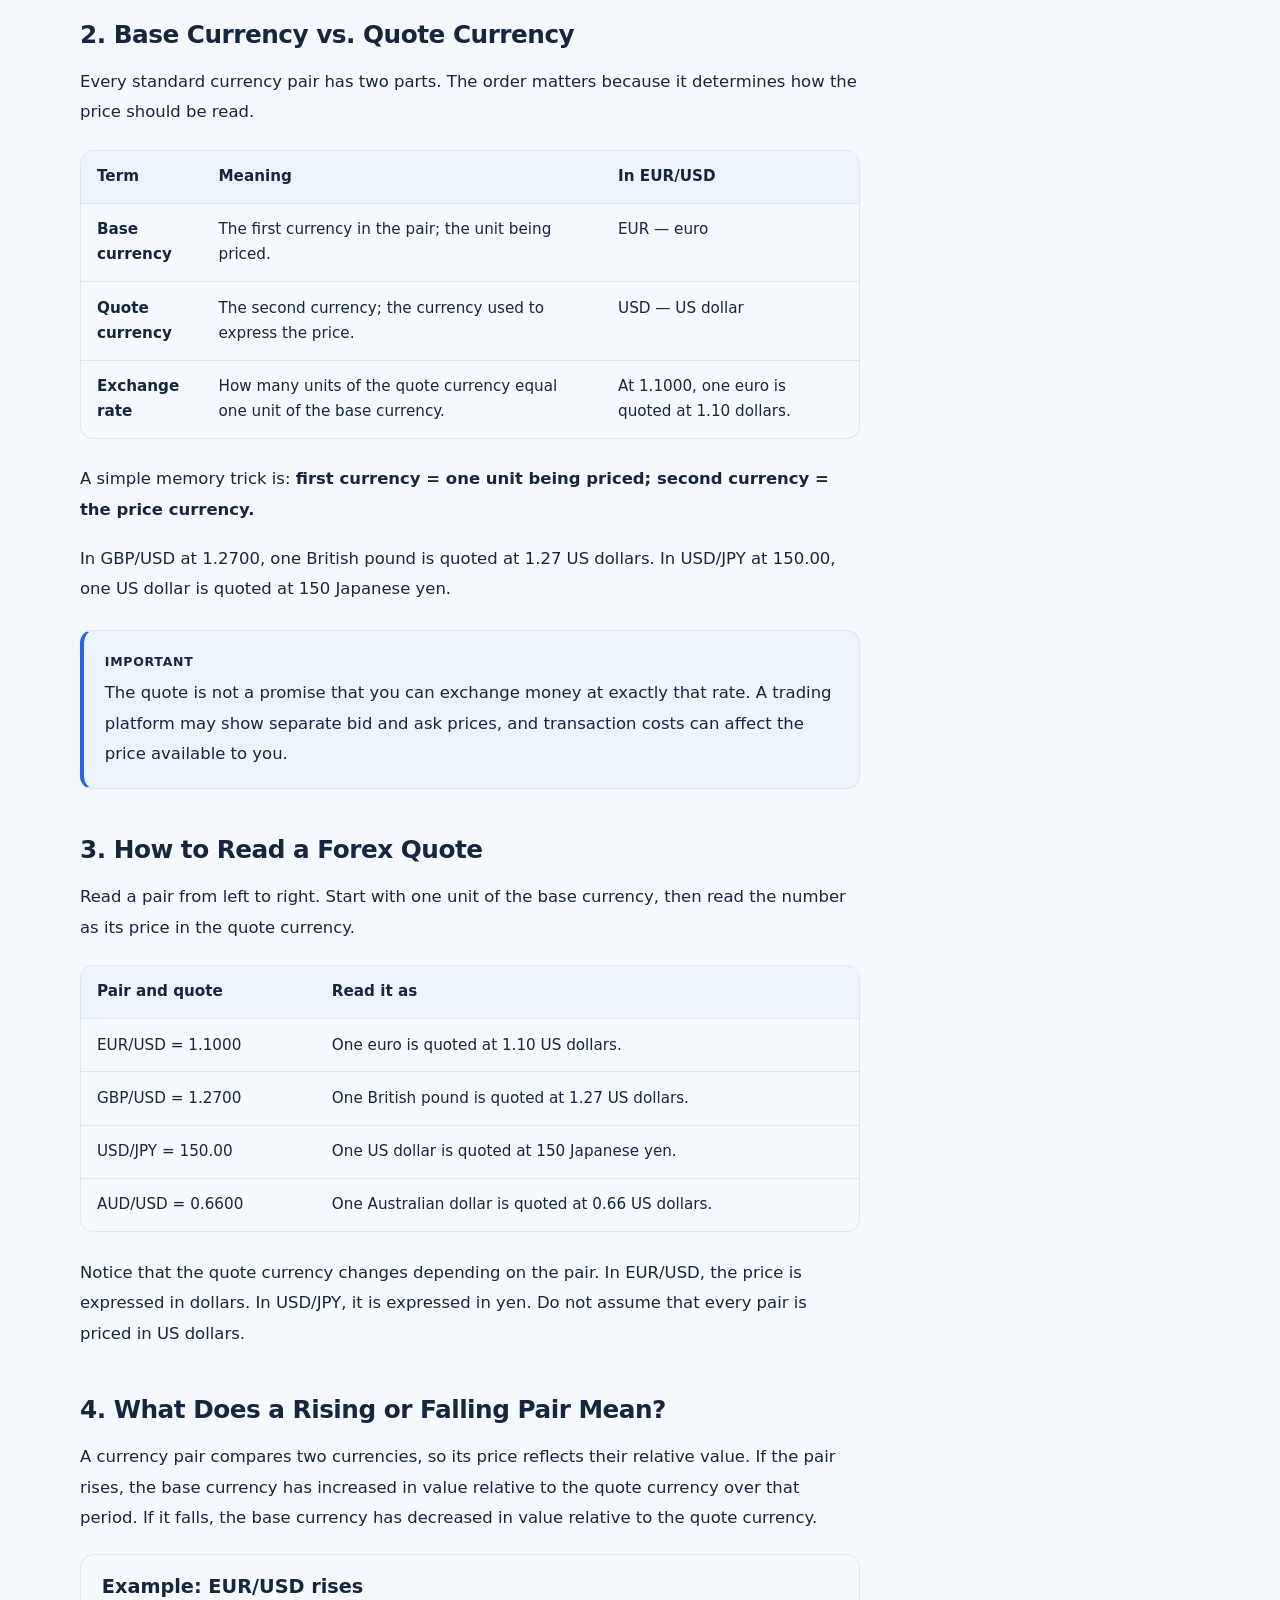
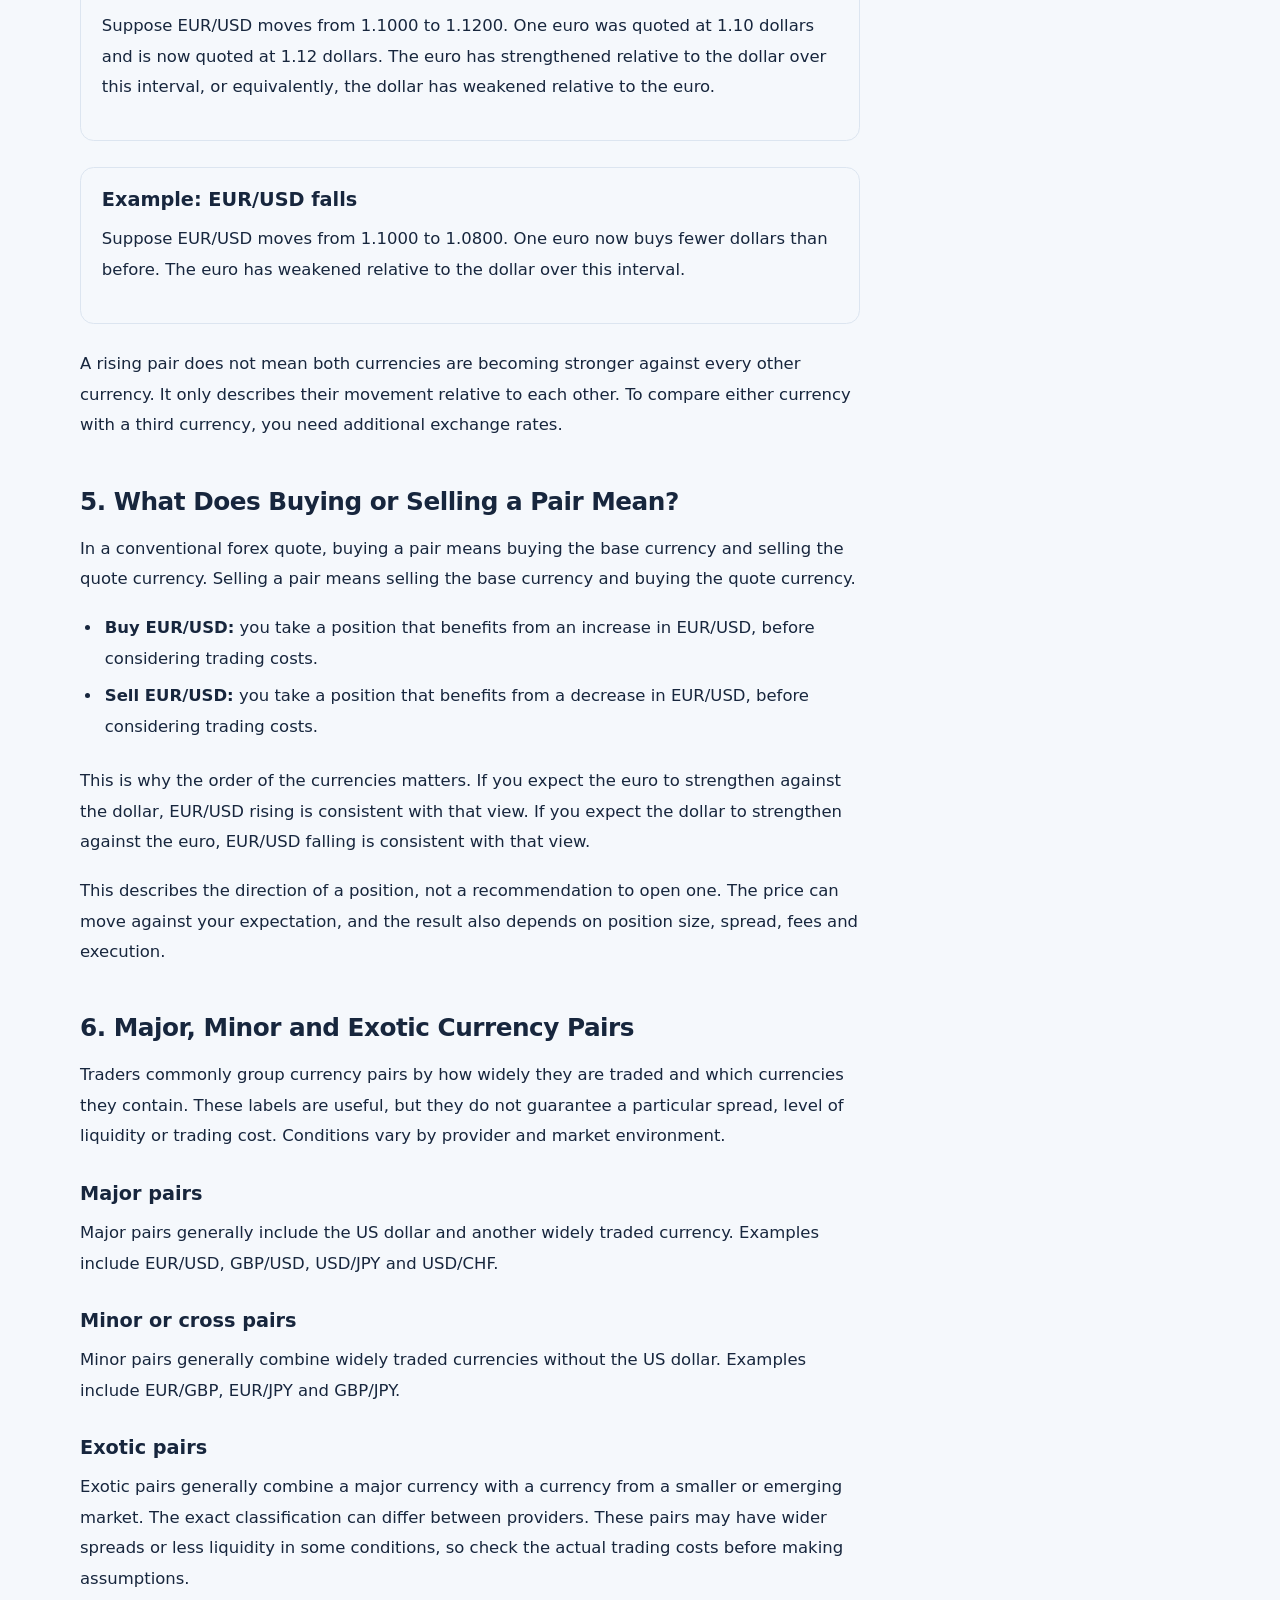
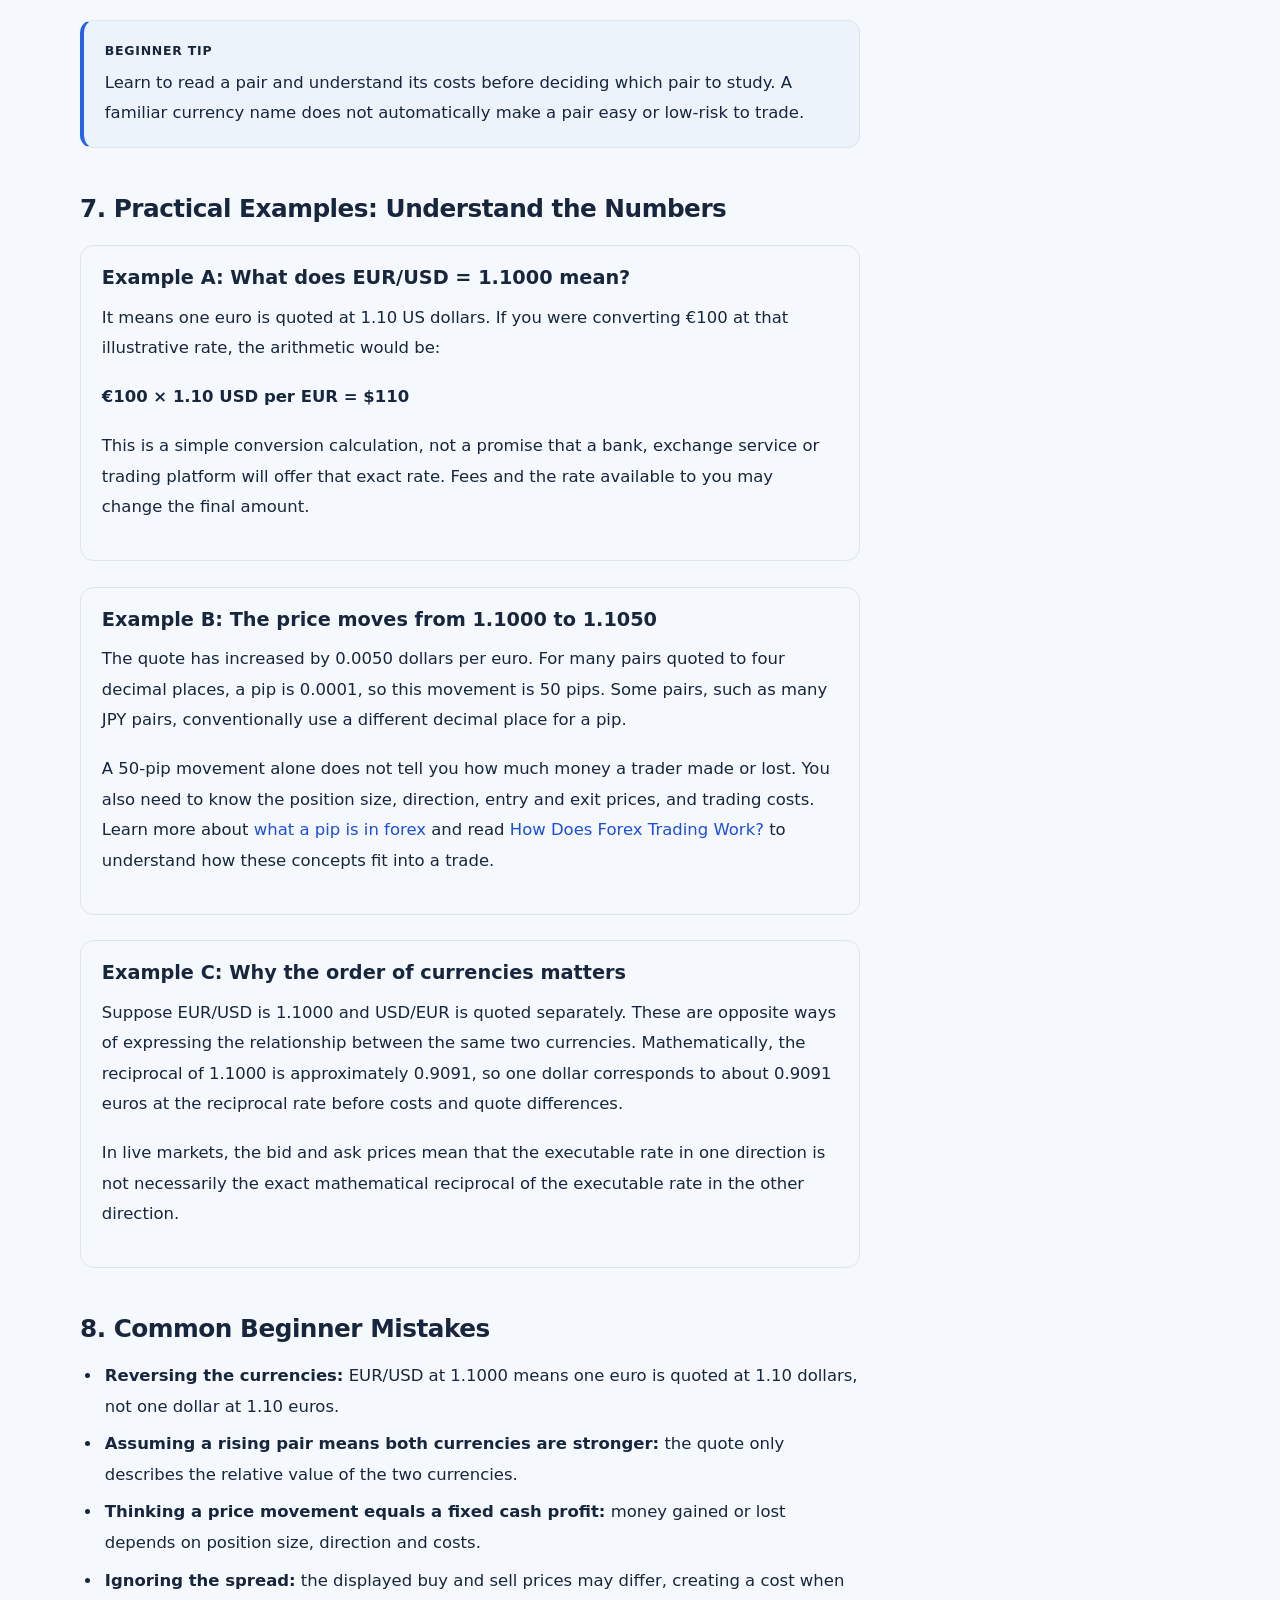
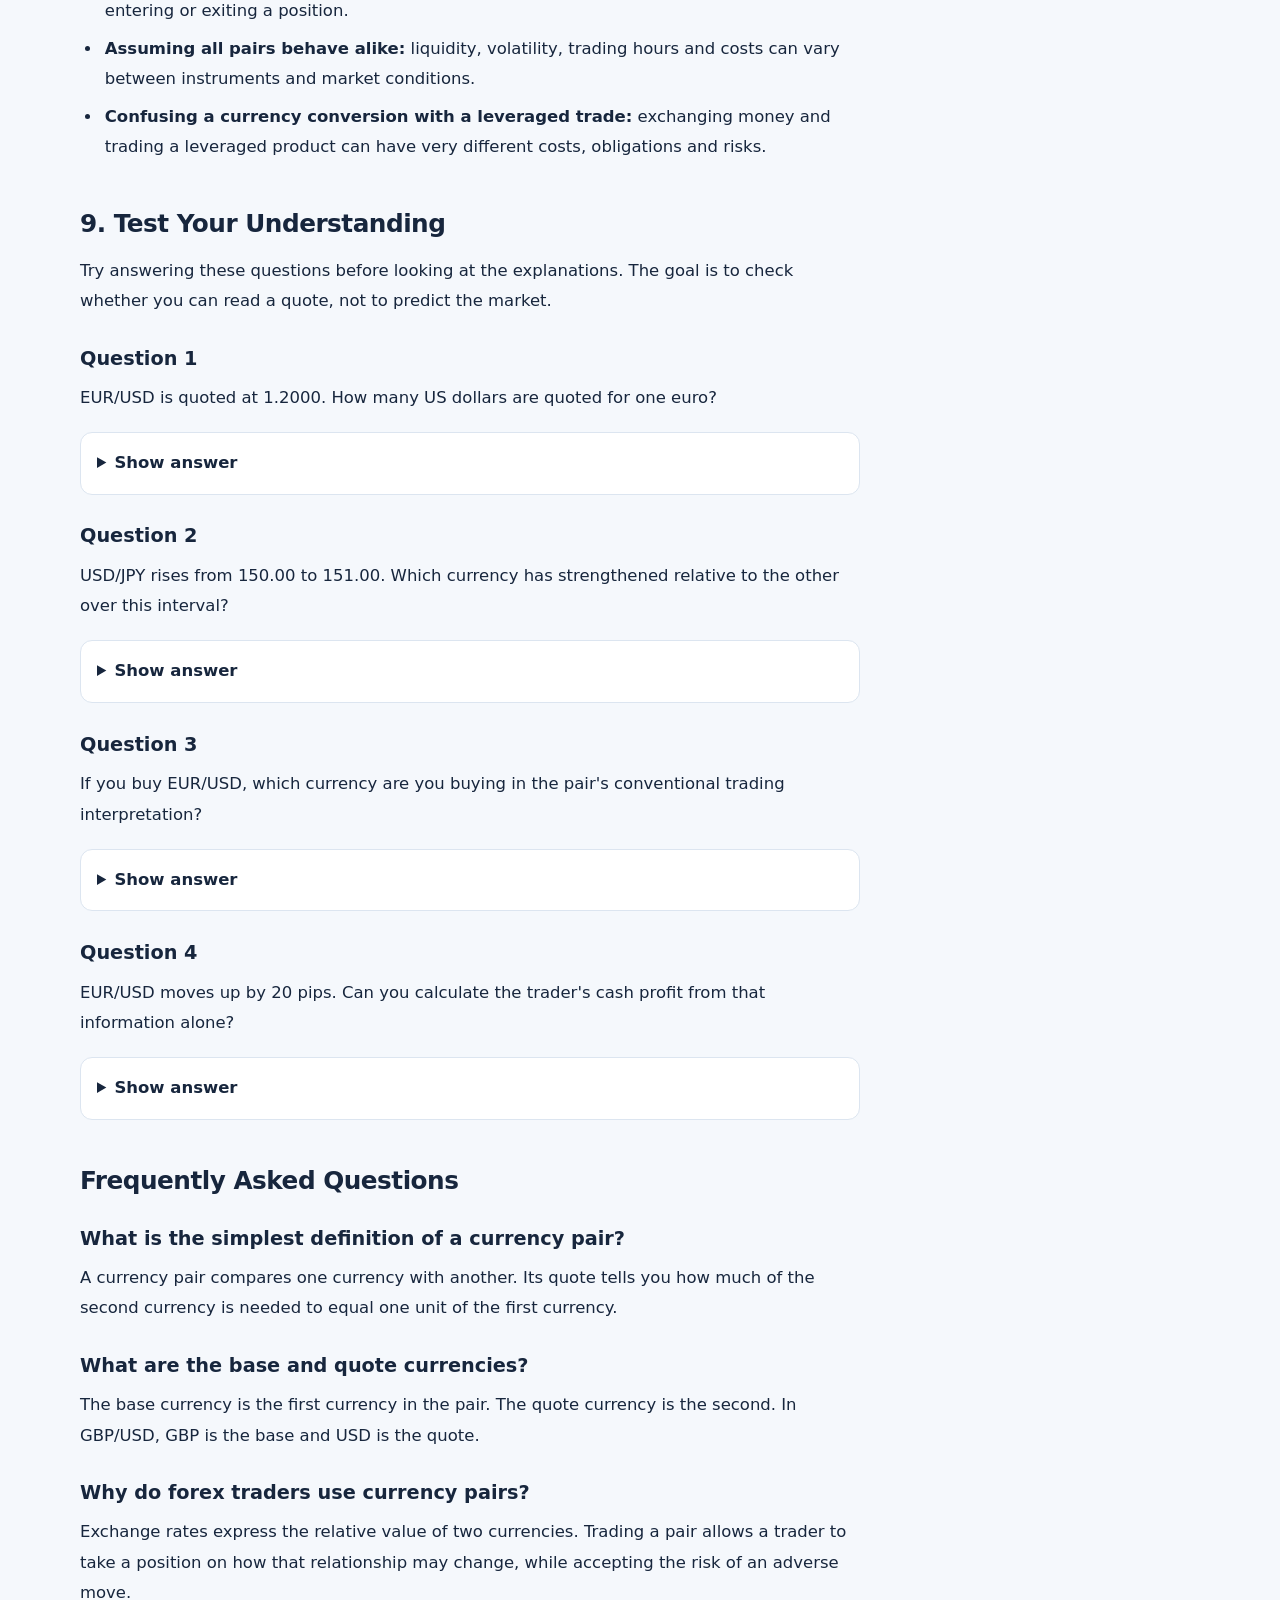
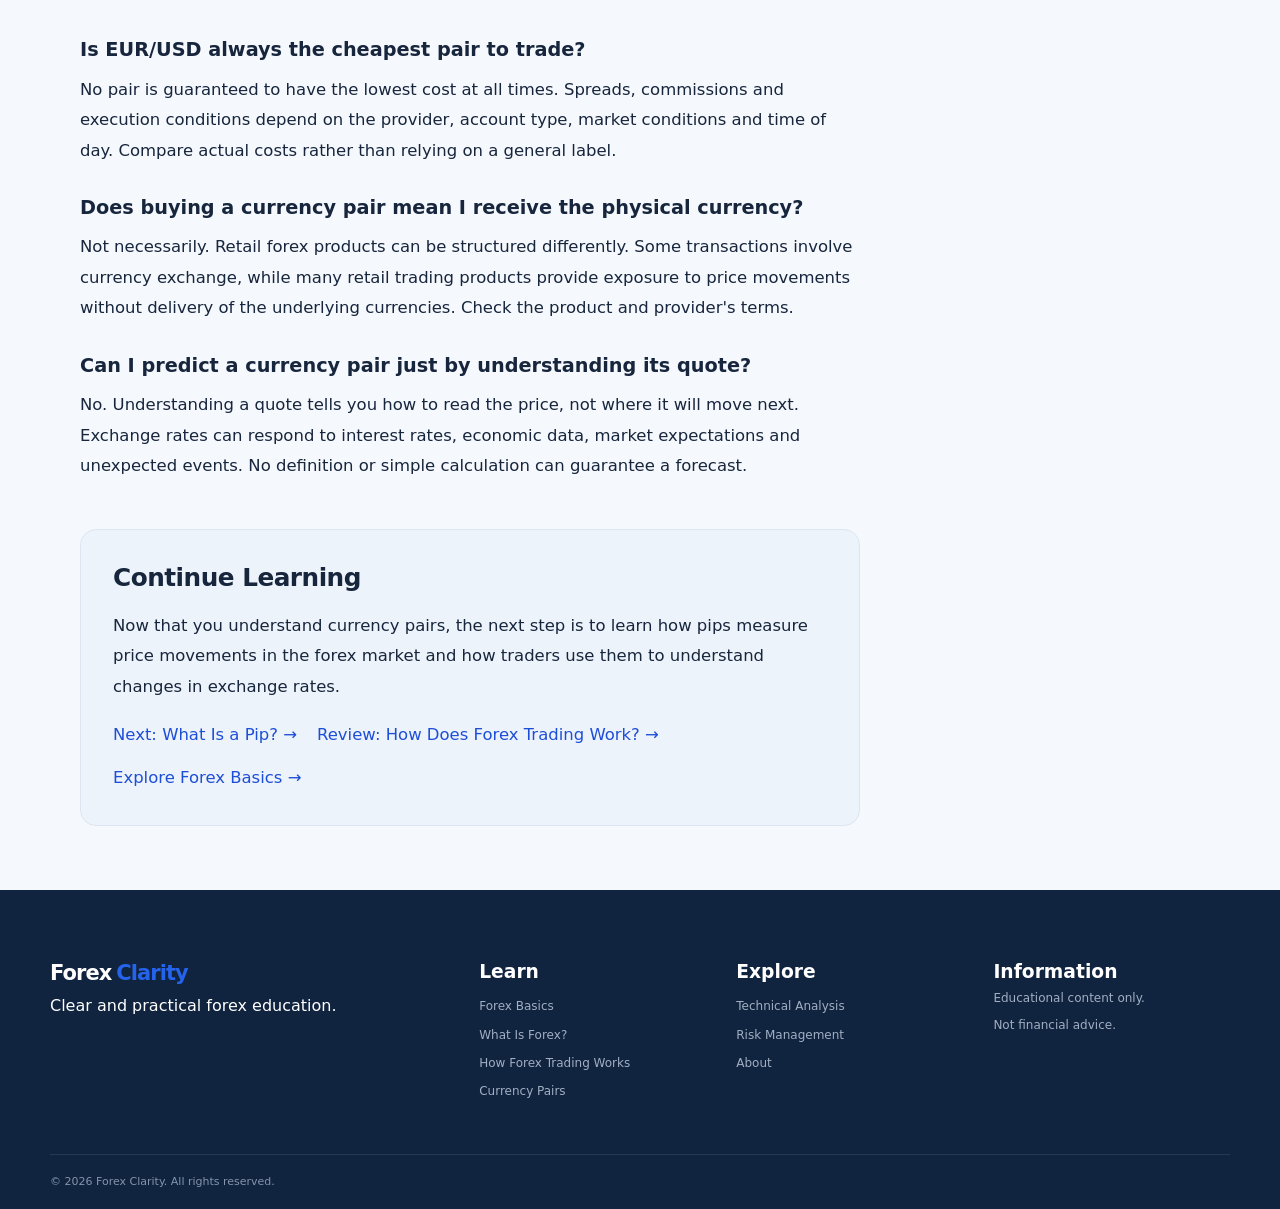
<file: forex-basics/currency-pairs.html>
<!doctype html>
<html lang="en">
<head>
  <meta charset="utf-8">
  <meta name="viewport" content="width=device-width, initial-scale=1">

  <title>What Is a Currency Pair? How to Read Forex Prices | Forex Clarity</title>
  <meta name="description" content="Learn what a forex currency pair means, how base and quote currencies work, how to read exchange rates, and what happens when you buy or sell a pair. Includes practical examples and a beginner quiz.">

  <link rel="canonical" href="https://alimoayyed-trader.github.io/forex-clarity/forex-basics/currency-pairs.html">

  <meta property="og:type" content="article">
  <meta property="og:title" content="What Is a Currency Pair? A Practical Beginner’s Guide">
  <meta property="og:description" content="Understand base and quote currencies, read forex prices correctly, and practise with simple currency-pair examples.">
  <meta property="og:url" content="https://alimoayyed-trader.github.io/forex-clarity/forex-basics/currency-pairs.html">

  <link rel="stylesheet" href="../assets/css/style.css">

  <style>
    /* Currency Pairs article: brand colors come from the shared stylesheet. */

    .cp-article {
      padding: 1.5rem 0 4rem;
    }

    .cp-container {
      width: min(1120px, calc(100% - 2rem));
      margin-inline: auto;
    }

   .cp-breadcrumbs {
  padding: 1rem 0;
  color: var(--text-soft, #667085);
  font-size: .9rem;
  line-height: 1.7;
}

    .cp-breadcrumbs a {
      color: var(--accent-dark, #2563eb);
      text-underline-offset: .18em;
    }

    .cp-layout {
      display: grid;
      grid-template-columns: minmax(0, 1fr) 230px;
      gap: clamp(2rem, 5vw, 4rem);
      align-items: start;
    }

    .cp-content {
      min-width: 0;
      max-width: 780px;
      font-size: 1.03rem;
      line-height: 1.85;
      overflow-wrap: anywhere;
    }

    .cp-content > p:first-child {
      font-size: 1.1rem;
    }

    .cp-content p {
      margin: 0 0 1.15rem;
    }

    .cp-content h2 {
      margin: 2.8rem 0 1rem;
      line-height: 1.3;
      letter-spacing: -.02em;
      scroll-margin-top: 2rem;
    }

    .cp-content h3 {
      margin: 1.8rem 0 .65rem;
      line-height: 1.4;
      scroll-margin-top: 2rem;
    }

    .cp-content ul {
      padding-left: 1.4rem;
      margin: .75rem 0 1.5rem;
    }

    .cp-content li {
      margin: .45rem 0;
      padding-left: .15rem;
    }

    .cp-content a {
      color: var(--accent-dark, #2563eb);
      text-underline-offset: .18em;
    }

    .cp-callout {
      margin: 1.6rem 0;
      padding: 1.15rem 1.3rem;
      border: 1px solid var(--line, #e4e9f0);
      border-left: 4px solid var(--accent, #3b82f6);
      border-radius: .8rem;
      background: var(--surface-soft, #f1f5fa);
    }

    .cp-callout p:last-child {
      margin-bottom: 0;
    }

    .cp-callout-label {
      display: block;
      margin-bottom: .35rem;
      font-size: .78rem;
      font-weight: 800;
      letter-spacing: .06em;
      text-transform: uppercase;
    }

    .cp-sidebar {
      position: sticky;
      top: 1.25rem;
    }

    .cp-toc {
      padding: 1.2rem;
      border: 1px solid var(--line, #e4e9f0);
      border-radius: .9rem;
      background: var(--surface, #fff);
    }

    .cp-toc h2 {
      margin: 0 0 .8rem;
      font-size: 1.1rem;
      line-height: 1.4;
    }

    .cp-toc ol {
      margin: 0;
      padding-left: 1.2rem;
    }

    .cp-toc li {
      margin: .4rem 0;
      font-size: .9rem;
      line-height: 1.5;
    }

    .cp-toc a {
      color: var(--text, inherit);
      text-decoration: none;
      text-underline-offset: .18em;
    }

    .cp-toc a:hover,
    .cp-toc a:focus-visible {
      color: var(--accent-dark, #2563eb);
      text-decoration: underline;
    }

    .cp-sidebar-note {
      margin-top: 1rem;
      padding: 1rem;
      border-radius: .8rem;
      background: var(--surface-soft, #f1f5fa);
      font-size: .9rem;
      line-height: 1.7;
    }

    .cp-sidebar-note p:last-child {
      margin-bottom: 0;
    }

    .cp-table-wrap {
      margin: 1.35rem 0 1.6rem;
      overflow-x: auto;
      border: 1px solid var(--line, #e4e9f0);
      border-radius: .8rem;
      -webkit-overflow-scrolling: touch;
    }

    .cp-content table {
      width: 100%;
      min-width: 480px;
      border-collapse: collapse;
      font-size: .95rem;
      line-height: 1.65;
    }

    .cp-content th,
    .cp-content td {
      padding: .85rem 1rem;
      border-bottom: 1px solid var(--line, #e4e9f0);
      text-align: left;
      vertical-align: top;
    }

    .cp-content th {
      background: var(--surface-soft, #f1f5fa);
      font-weight: 750;
    }

    .cp-content tbody tr:last-child td {
      border-bottom: 0;
    }

    .cp-example {
      margin: 1.25rem 0 1.6rem;
      padding: 1.2rem 1.3rem;
      border: 1px solid var(--line, #e4e9f0);
      border-radius: .85rem;
    }

    .cp-example h3 {
      margin-top: 0;
    }

    .cp-content details {
      margin: .8rem 0 1.1rem;
      padding: .95rem 1rem;
      border: 1px solid var(--line, #e4e9f0);
      border-radius: .75rem;
      background: var(--surface, #fff);
    }

    .cp-content summary {
      cursor: pointer;
      font-weight: 750;
    }

    .cp-content summary:focus-visible {
      outline: 2px solid var(--accent, #3b82f6);
      outline-offset: 4px;
    }

    .cp-content details p {
      margin: .8rem 0 0;
    }

    .cp-next {
      margin-top: 3rem;
      padding: clamp(1.25rem, 3vw, 2rem);
      border: 1px solid var(--line, #e4e9f0);
      border-radius: 1rem;
      background: var(--surface-soft, #f1f5fa);
    }

    .cp-next h2 {
      margin-top: 0;
    }

    .cp-next p:last-child {
      margin-bottom: 0;
    }

    .cp-next-links {
      display: flex;
      flex-wrap: wrap;
      gap: .75rem 1.25rem;
      margin-top: 1rem;
    }

    @media (max-width: 850px) {
      .cp-layout {
        grid-template-columns: minmax(0, 1fr);
      }

      .cp-sidebar {
        position: static;
        order: -1;
      }

      .cp-toc ol {
        columns: 2;
        column-gap: 2rem;
      }

      .cp-toc li {
        break-inside: avoid;
      }
    }

    @media (max-width: 560px) {
      .cp-article {
        padding-top: 1rem;
      }

      .cp-container {
        width: min(100% - 1.25rem, 1120px);
      }

      .cp-content {
        font-size: 1rem;
      }

      .cp-content h2 {
        margin-top: 2.3rem;
      }

      .cp-toc ol {
        columns: 1;
      }

      .cp-content th,
      .cp-content td {
        padding: .7rem;
      }

      .cp-callout {
        padding: 1rem;
      }
    }
  </style>
</head>

<body>

<header class="site-header">
  <div class="container nav-wrap">
    <a class="logo" href="../">Forex <span>Clarity</span></a>

    <nav class="main-nav" aria-label="Main navigation">
      <a href="../">Home</a>
      <a href="./">Forex Basics</a>
      <a href="../#analysis">Analysis</a>
      <a href="../#strategies">Strategies</a>
      <a href="../#risk">Risk Management</a>
    </nav>

    <a class="header-button" href="../#learn">Start Learning</a>
  </div>
</header>
<nav class="cp-breadcrumbs" aria-label="Breadcrumb">
  <div class="cp-container">
    <a href="../">Home</a>
    <span aria-hidden="true"> / </span>
    <a href="./">Forex Basics</a>
    <span aria-hidden="true"> / </span>
    <span aria-current="page">Currency Pairs</span>
  </div>
</nav>
<section class="hero">
  <div class="container">
    <div class="hero-content">
      <p class="eyebrow">FOREX BASICS</p>

      <h1>What Is a <span>Currency Pair</span> in Forex?</h1>

      <div class="article-byline">
        <span>By Ali Moayyed and Nasrin Kheyrdost</span>
      </div>

      <p class="hero-description">
        Learn how to read forex currency pairs, understand base and
        quote currencies, interpret exchange rates, and recognise
        what buying or selling a pair means.
      </p>
    </div>
  </div>
</section>

<main class="cp-article">
  <div class="cp-container">

  
    <div class="cp-layout">

      <article class="cp-content">

        <p>
          Imagine you want to exchange euros for US dollars before a trip.
          The amount of dollars you receive depends on the exchange rate.
          Forex trading uses the same basic idea: one currency is valued
          against another.
        </p>

        <p>
          In the forex market, currencies are normally quoted in pairs, such as
          <strong>EUR/USD</strong>, <strong>GBP/USD</strong>, or
          <strong>USD/JPY</strong>. The first currency is the one being measured;
          the second tells you the price in which that first currency is expressed.
        </p>

        <div class="cp-callout">
          <span class="cp-callout-label">Key idea</span>
          <p>
            EUR/USD at 1.1000 means that one euro is quoted at 1.10 US dollars.
            It does not mean that one dollar is worth 1.10 euros.
          </p>
        </div>

        <h2 id="meaning">1. What Is a Currency Pair?</h2>

        <p>
          A currency pair is a quotation that compares the value of one currency
          with the value of another. Its price tells you how much of the second
          currency is needed to equal one unit of the first currency.
        </p>

        <p>
          For example, EUR/USD compares the euro with the US dollar. If the
          exchange rate is 1.1000, one euro is quoted as being worth 1.10 dollars.
          If the rate changes to 1.1200, one euro is worth more dollars than before.
        </p>

        <p>
          Currency pairs are written using internationally recognised currency
          codes. EUR means euro, USD means US dollar, GBP means British pound,
          and JPY means Japanese yen.
        </p>

        <p>
          If you are new to the market, start with
          <a href="./what-is-forex.html">What Is Forex?</a>
          and then read
          <a href="./how-forex-trading-works.html">How Does Forex Trading Work?</a>
          to understand how these quotes are used in a trade.
        </p>

        <h2 id="base-quote">2. Base Currency vs. Quote Currency</h2>

        <p>
          Every standard currency pair has two parts. The order matters because
          it determines how the price should be read.
        </p>

        <div class="cp-table-wrap" role="region" aria-label="Currency pair terminology table" tabindex="0">
          <table>
            <thead>
              <tr>
                <th scope="col">Term</th>
                <th scope="col">Meaning</th>
                <th scope="col">In EUR/USD</th>
              </tr>
            </thead>
            <tbody>
              <tr>
                <td><strong>Base currency</strong></td>
                <td>The first currency in the pair; the unit being priced.</td>
                <td>EUR — euro</td>
              </tr>
              <tr>
                <td><strong>Quote currency</strong></td>
                <td>The second currency; the currency used to express the price.</td>
                <td>USD — US dollar</td>
              </tr>
              <tr>
                <td><strong>Exchange rate</strong></td>
                <td>How many units of the quote currency equal one unit of the base currency.</td>
                <td>At 1.1000, one euro is quoted at 1.10 dollars.</td>
              </tr>
            </tbody>
          </table>
        </div>

        <p>
          A simple memory trick is: <strong>first currency = one unit being
          priced; second currency = the price currency.</strong>
        </p>

        <p>
          In GBP/USD at 1.2700, one British pound is quoted at 1.27 US dollars.
          In USD/JPY at 150.00, one US dollar is quoted at 150 Japanese yen.
        </p>

        <div class="cp-callout">
          <span class="cp-callout-label">Important</span>
          <p>
            The quote is not a promise that you can exchange money at exactly that
            rate. A trading platform may show separate bid and ask prices, and
            transaction costs can affect the price available to you.
          </p>
        </div>

        <h2 id="read-price">3. How to Read a Forex Quote</h2>

        <p>
          Read a pair from left to right. Start with one unit of the base currency,
          then read the number as its price in the quote currency.
        </p>

        <div class="cp-table-wrap" role="region" aria-label="Forex quote examples table" tabindex="0">
          <table>
            <thead>
              <tr>
                <th scope="col">Pair and quote</th>
                <th scope="col">Read it as</th>
              </tr>
            </thead>
            <tbody>
              <tr>
                <td>EUR/USD = 1.1000</td>
                <td>One euro is quoted at 1.10 US dollars.</td>
              </tr>
              <tr>
                <td>GBP/USD = 1.2700</td>
                <td>One British pound is quoted at 1.27 US dollars.</td>
              </tr>
              <tr>
                <td>USD/JPY = 150.00</td>
                <td>One US dollar is quoted at 150 Japanese yen.</td>
              </tr>
              <tr>
                <td>AUD/USD = 0.6600</td>
                <td>One Australian dollar is quoted at 0.66 US dollars.</td>
              </tr>
            </tbody>
          </table>
        </div>

        <p>
          Notice that the quote currency changes depending on the pair. In
          EUR/USD, the price is expressed in dollars. In USD/JPY, it is expressed
          in yen. Do not assume that every pair is priced in US dollars.
        </p>

        <h2 id="price-movement">4. What Does a Rising or Falling Pair Mean?</h2>

        <p>
          A currency pair compares two currencies, so its price reflects their
          relative value. If the pair rises, the base currency has increased in
          value relative to the quote currency over that period. If it falls,
          the base currency has decreased in value relative to the quote currency.
        </p>

        <div class="cp-example">
          <h3>Example: EUR/USD rises</h3>
          <p>
            Suppose EUR/USD moves from 1.1000 to 1.1200. One euro was quoted at
            1.10 dollars and is now quoted at 1.12 dollars. The euro has strengthened
            relative to the dollar over this interval, or equivalently, the dollar
            has weakened relative to the euro.
          </p>
        </div>

        <div class="cp-example">
          <h3>Example: EUR/USD falls</h3>
          <p>
            Suppose EUR/USD moves from 1.1000 to 1.0800. One euro now buys fewer
            dollars than before. The euro has weakened relative to the dollar
            over this interval.
          </p>
        </div>

        <p>
          A rising pair does not mean both currencies are becoming stronger
          against every other currency. It only describes their movement relative
          to each other. To compare either currency with a third currency, you
          need additional exchange rates.
        </p>

        <h2 id="buy-sell">5. What Does Buying or Selling a Pair Mean?</h2>

        <p>
          In a conventional forex quote, buying a pair means buying the base
          currency and selling the quote currency. Selling a pair means selling
          the base currency and buying the quote currency.
        </p>

        <ul>
          <li>
            <strong>Buy EUR/USD:</strong> you take a position that benefits from
            an increase in EUR/USD, before considering trading costs.
          </li>
          <li>
            <strong>Sell EUR/USD:</strong> you take a position that benefits from
            a decrease in EUR/USD, before considering trading costs.
          </li>
        </ul>

        <p>
          This is why the order of the currencies matters. If you expect the euro
          to strengthen against the dollar, EUR/USD rising is consistent with
          that view. If you expect the dollar to strengthen against the euro,
          EUR/USD falling is consistent with that view.
        </p>

        <p>
          This describes the direction of a position, not a recommendation to
          open one. The price can move against your expectation, and the result
          also depends on position size, spread, fees and execution.
        </p>

        <h2 id="types">6. Major, Minor and Exotic Currency Pairs</h2>

        <p>
          Traders commonly group currency pairs by how widely they are traded
          and which currencies they contain. These labels are useful, but they
          do not guarantee a particular spread, level of liquidity or trading cost.
          Conditions vary by provider and market environment.
        </p>

        <h3>Major pairs</h3>

        <p>
          Major pairs generally include the US dollar and another widely traded
          currency. Examples include EUR/USD, GBP/USD, USD/JPY and USD/CHF.
        </p>

        <h3>Minor or cross pairs</h3>

        <p>
          Minor pairs generally combine widely traded currencies without the
          US dollar. Examples include EUR/GBP, EUR/JPY and GBP/JPY.
        </p>

        <h3>Exotic pairs</h3>

        <p>
          Exotic pairs generally combine a major currency with a currency from
          a smaller or emerging market. The exact classification can differ
          between providers. These pairs may have wider spreads or less liquidity
          in some conditions, so check the actual trading costs before making
          assumptions.
        </p>

        <div class="cp-callout">
          <span class="cp-callout-label">Beginner tip</span>
          <p>
            Learn to read a pair and understand its costs before deciding which
            pair to study. A familiar currency name does not automatically make
            a pair easy or low-risk to trade.
          </p>
        </div>

        <h2 id="practical">7. Practical Examples: Understand the Numbers</h2>

        <div class="cp-example">
          <h3>Example A: What does EUR/USD = 1.1000 mean?</h3>
          <p>
            It means one euro is quoted at 1.10 US dollars. If you were converting
            €100 at that illustrative rate, the arithmetic would be:
          </p>
          <p><strong>€100 × 1.10 USD per EUR = $110</strong></p>
          <p>
            This is a simple conversion calculation, not a promise that a bank,
            exchange service or trading platform will offer that exact rate.
            Fees and the rate available to you may change the final amount.
          </p>
        </div>

        <div class="cp-example">
          <h3>Example B: The price moves from 1.1000 to 1.1050</h3>
          <p>
            The quote has increased by 0.0050 dollars per euro. For many pairs
            quoted to four decimal places, a pip is 0.0001, so this movement is
            50 pips. Some pairs, such as many JPY pairs, conventionally use a
            different decimal place for a pip.
          </p>
          
<p>
  A 50-pip movement alone does not tell you how much money a trader made
  or lost. You also need to know the position size, direction, entry and
  exit prices, and trading costs. Learn more about
  <a href="./what-is-a-pip.html">what a pip is in forex</a>
  and read
  <a href="./how-forex-trading-works.html">How Does Forex Trading Work?</a>
  to understand how these concepts fit into a trade.
</p>

        </div>

        <div class="cp-example">
          <h3>Example C: Why the order of currencies matters</h3>
          <p>
            Suppose EUR/USD is 1.1000 and USD/EUR is quoted separately. These are
            opposite ways of expressing the relationship between the same two
            currencies. Mathematically, the reciprocal of 1.1000 is approximately
            0.9091, so one dollar corresponds to about 0.9091 euros at the
            reciprocal rate before costs and quote differences.
          </p>
          <p>
            In live markets, the bid and ask prices mean that the executable rate
            in one direction is not necessarily the exact mathematical reciprocal
            of the executable rate in the other direction.
          </p>
        </div>

        <h2 id="mistakes">8. Common Beginner Mistakes</h2>

        <ul>
          <li>
            <strong>Reversing the currencies:</strong>
            EUR/USD at 1.1000 means one euro is quoted at 1.10 dollars, not
            one dollar at 1.10 euros.
          </li>
          <li>
            <strong>Assuming a rising pair means both currencies are stronger:</strong>
            the quote only describes the relative value of the two currencies.
          </li>
          <li>
            <strong>Thinking a price movement equals a fixed cash profit:</strong>
            money gained or lost depends on position size, direction and costs.
          </li>
          <li>
            <strong>Ignoring the spread:</strong>
            the displayed buy and sell prices may differ, creating a cost when
            entering or exiting a position.
          </li>
          <li>
            <strong>Assuming all pairs behave alike:</strong>
            liquidity, volatility, trading hours and costs can vary between
            instruments and market conditions.
          </li>
          <li>
            <strong>Confusing a currency conversion with a leveraged trade:</strong>
            exchanging money and trading a leveraged product can have very
            different costs, obligations and risks.
          </li>
        </ul>

        <h2 id="practice">9. Test Your Understanding</h2>

        <p>
          Try answering these questions before looking at the explanations.
          The goal is to check whether you can read a quote, not to predict
          the market.
        </p>

        <h3>Question 1</h3>
        <p>EUR/USD is quoted at 1.2000. How many US dollars are quoted for one euro?</p>

        <details>
          <summary>Show answer</summary>
          <p>
            $1.20. EUR is the base currency and USD is the quote currency.
          </p>
        </details>

        <h3>Question 2</h3>
        <p>
          USD/JPY rises from 150.00 to 151.00. Which currency has strengthened
          relative to the other over this interval?
        </p>

        <details>
          <summary>Show answer</summary>
          <p>
            The US dollar has strengthened relative to the Japanese yen in this
            quote, because one dollar now corresponds to more yen.
          </p>
        </details>

        <h3>Question 3</h3>
        <p>
          If you buy EUR/USD, which currency are you buying in the pair's
          conventional trading interpretation?
        </p>

        <details>
          <summary>Show answer</summary>
          <p>
            You are buying the base currency, EUR, and selling the quote currency,
            USD. This describes the position's direction, not its eventual result.
          </p>
        </details>

        <h3>Question 4</h3>
        <p>
          EUR/USD moves up by 20 pips. Can you calculate the trader's cash profit
          from that information alone?
        </p>

        <details>
          <summary>Show answer</summary>
          <p>
            No. You also need the position size, whether the trader bought or
            sold, the entry and exit prices, and relevant costs.
          </p>
        </details>

        <h2 id="faq">Frequently Asked Questions</h2>

        <h3>What is the simplest definition of a currency pair?</h3>
        <p>
          A currency pair compares one currency with another. Its quote tells
          you how much of the second currency is needed to equal one unit of
          the first currency.
        </p>

        <h3>What are the base and quote currencies?</h3>
        <p>
          The base currency is the first currency in the pair. The quote currency
          is the second. In GBP/USD, GBP is the base and USD is the quote.
        </p>

        <h3>Why do forex traders use currency pairs?</h3>
        <p>
          Exchange rates express the relative value of two currencies. Trading
          a pair allows a trader to take a position on how that relationship
          may change, while accepting the risk of an adverse move.
        </p>

        <h3>Is EUR/USD always the cheapest pair to trade?</h3>
        <p>
          No pair is guaranteed to have the lowest cost at all times. Spreads,
          commissions and execution conditions depend on the provider, account
          type, market conditions and time of day. Compare actual costs rather
          than relying on a general label.
        </p>

        <h3>Does buying a currency pair mean I receive the physical currency?</h3>
        <p>
          Not necessarily. Retail forex products can be structured differently.
          Some transactions involve currency exchange, while many retail trading
          products provide exposure to price movements without delivery of the
          underlying currencies. Check the product and provider's terms.
        </p>

        <h3>Can I predict a currency pair just by understanding its quote?</h3>
        <p>
          No. Understanding a quote tells you how to read the price, not where
          it will move next. Exchange rates can respond to interest rates,
          economic data, market expectations and unexpected events. No definition
          or simple calculation can guarantee a forecast.
        </p>

       <div class="cp-next">
  <h2>Continue Learning</h2>

  <p>
    Now that you understand currency pairs, the next step
    is to learn how pips measure price movements in the
    forex market and how traders use them to understand
    changes in exchange rates.
  </p>

  <div class="cp-next-links">

    <a href="./what-is-a-pip.html">
      Next: What Is a Pip? →
    </a>

    <a href="./how-forex-trading-works.html">
      Review: How Does Forex Trading Work? →
    </a>

    <a href="./">
      Explore Forex Basics →
    </a>

  </div>
</div>

      </article>

      <aside class="cp-sidebar" aria-label="Article navigation and note">
        <nav class="cp-toc" aria-label="On this page">
          <h2>On this page</h2>
          <ol>
            <li><a href="#meaning">What a currency pair means</a></li>
            <li><a href="#base-quote">Base vs. quote currency</a></li>
            <li><a href="#read-price">Reading a forex quote</a></li>
            <li><a href="#price-movement">Rising and falling prices</a></li>
            <li><a href="#buy-sell">Buying or selling a pair</a></li>
            <li><a href="#types">Major, minor and exotic pairs</a></li>
            <li><a href="#practical">Practical examples</a></li>
            <li><a href="#mistakes">Common mistakes</a></li>
            <li><a href="#practice">Knowledge check</a></li>
            <li><a href="#faq">Frequently asked questions</a></li>
          </ol>
        </nav>

        <div class="cp-sidebar-note">
          <strong>Learning reminder</strong>
          <p>
            Understanding a quote is the first step. It does not predict the
            next price movement or remove the risks of forex trading.
          </p>
        </div>
      </aside>

    </div>
  </div>
</main>

<footer class="site-footer">
  <div class="container footer-grid">

    <div>
      <a class="logo footer-logo" href="../">Forex <span>Clarity</span></a>
      <p>Clear and practical forex education.</p>
    </div>

    <div>
      <h3>Learn</h3>
      <a href="./">Forex Basics</a>
      <a href="./what-is-forex.html">What Is Forex?</a>
      <a href="./how-forex-trading-works.html">How Forex Trading Works</a>
      <a href="./currency-pairs.html">Currency Pairs</a>
    </div>

    <div>
      <h3>Explore</h3>
      <a href="../#analysis">Technical Analysis</a>
      <a href="../#risk">Risk Management</a>
      <a href="../about/">About</a>
    </div>

    <div>
      <h3>Information</h3>
      <p>Educational content only.</p>
      <p>Not financial advice.</p>
    </div>

  </div>

  <div class="container footer-bottom">
    <p>© 2026 Forex Clarity. All rights reserved.</p>
  </div>
</footer>

</body>
</html>
</file>
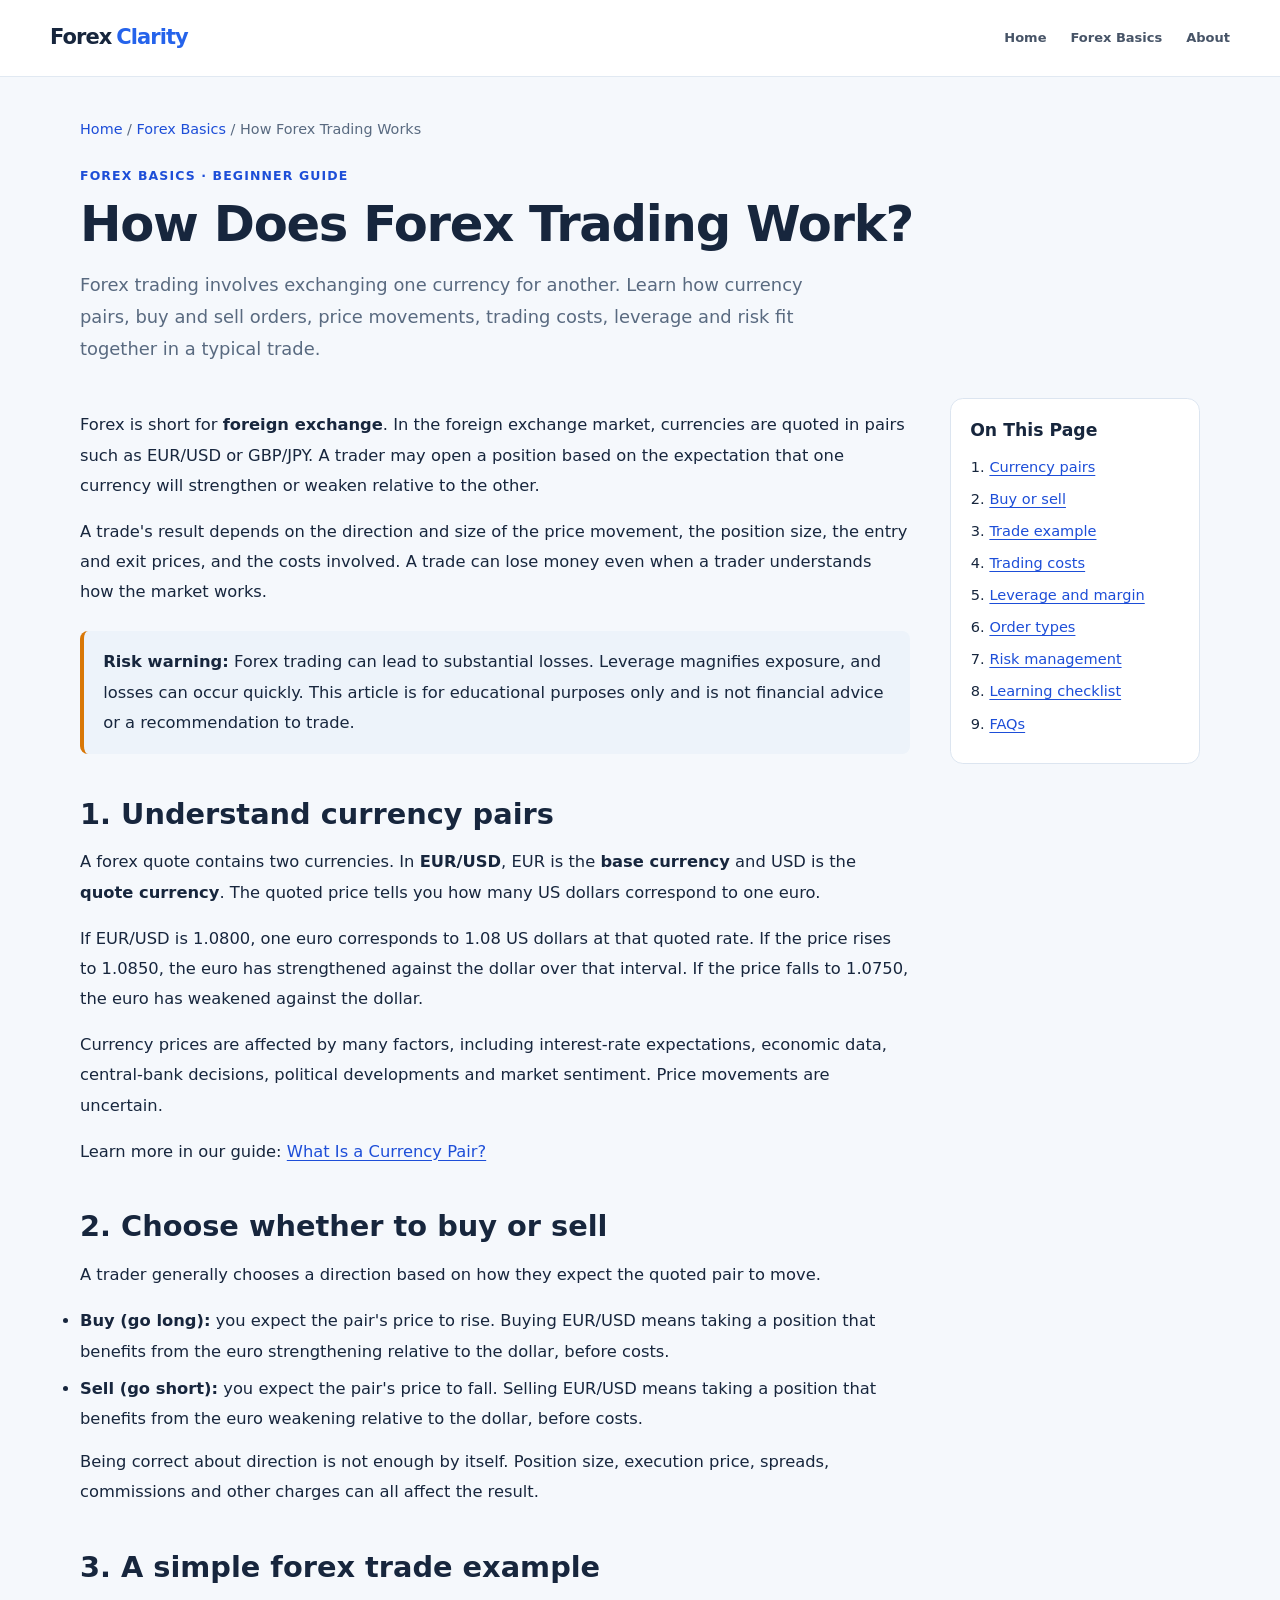
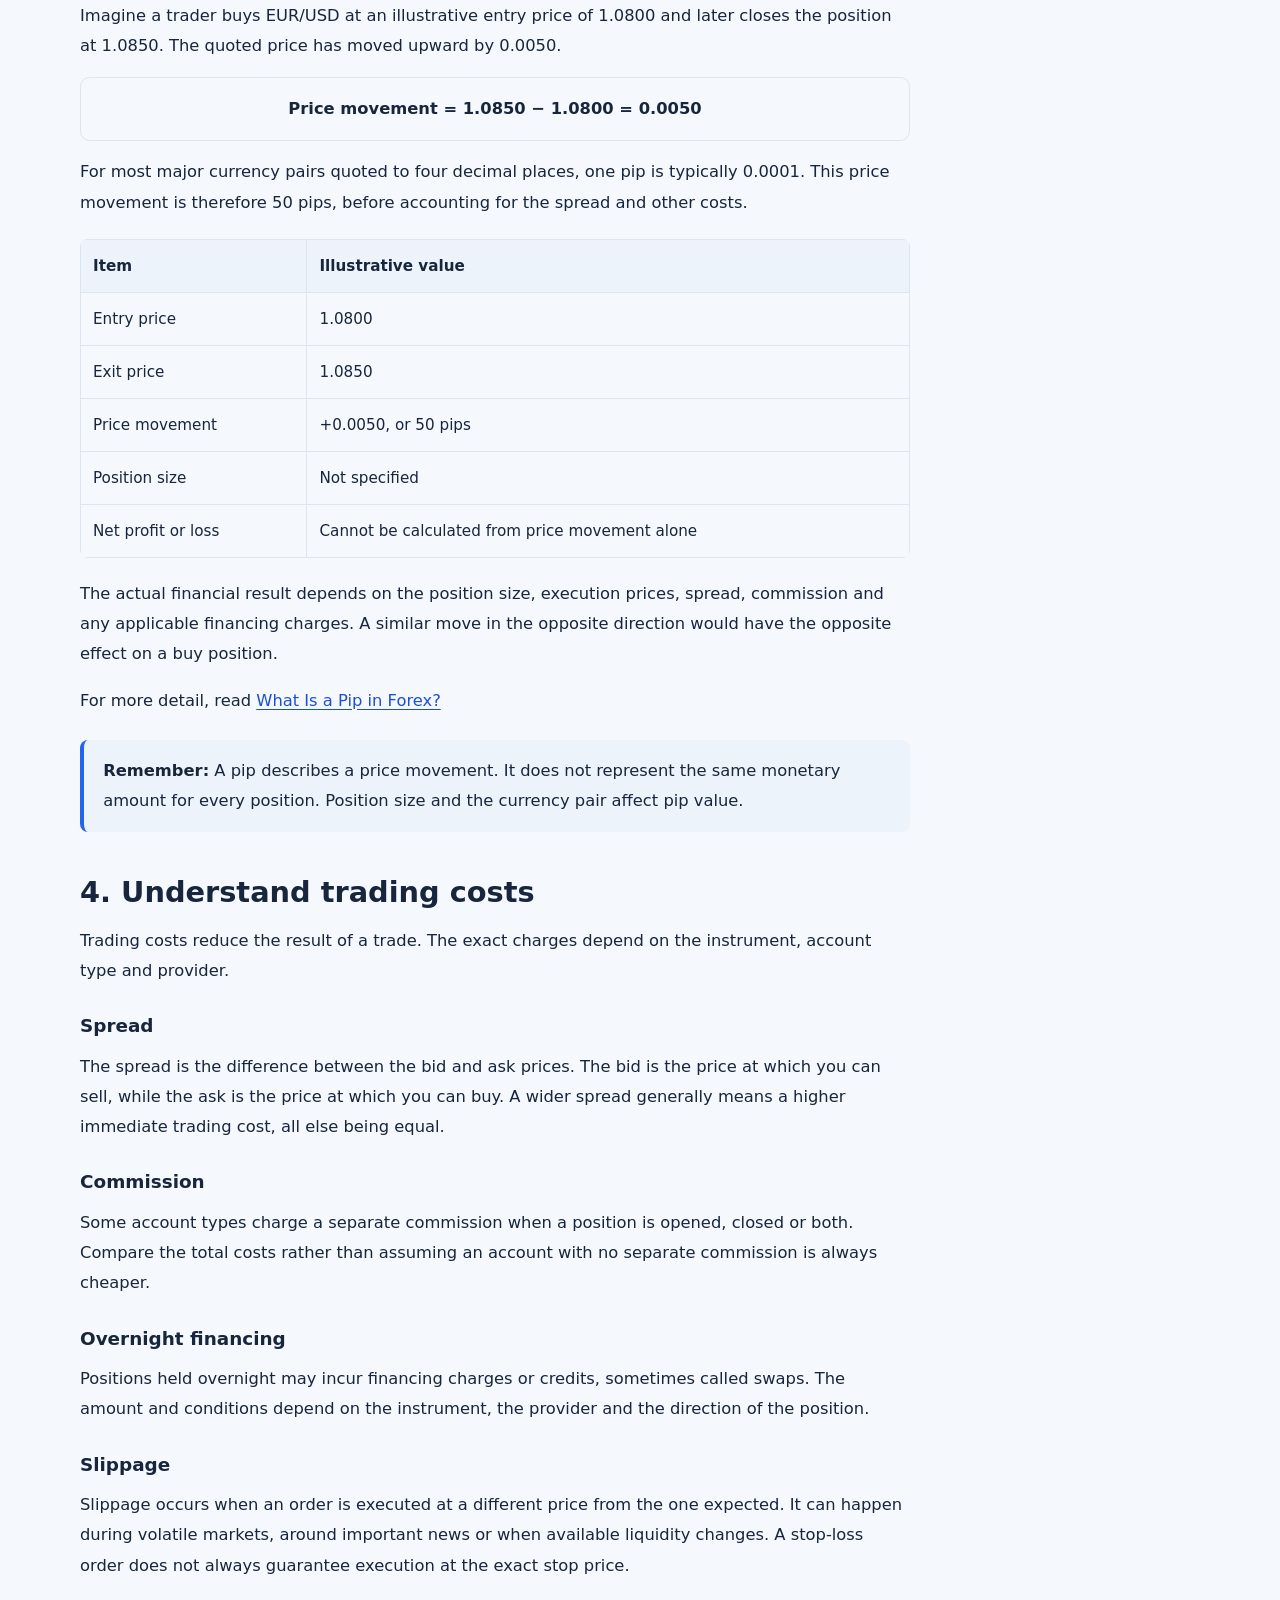
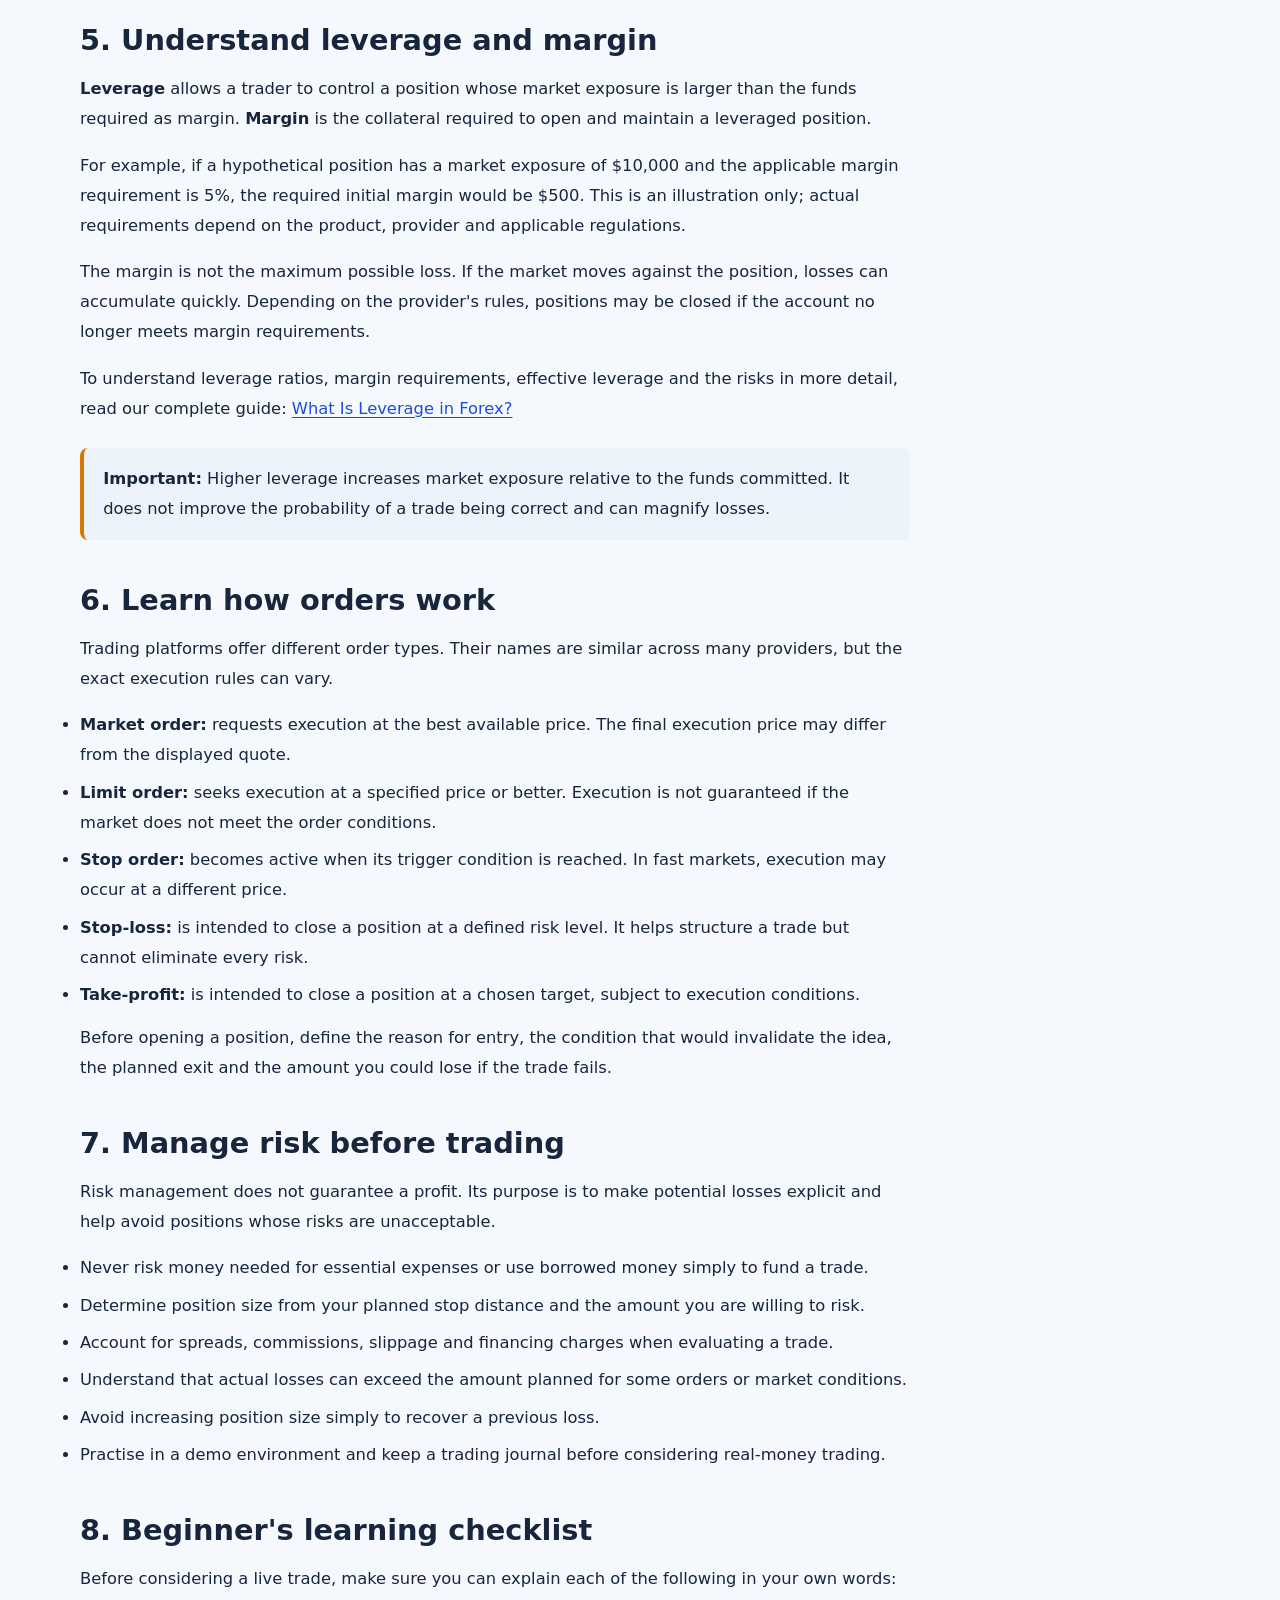
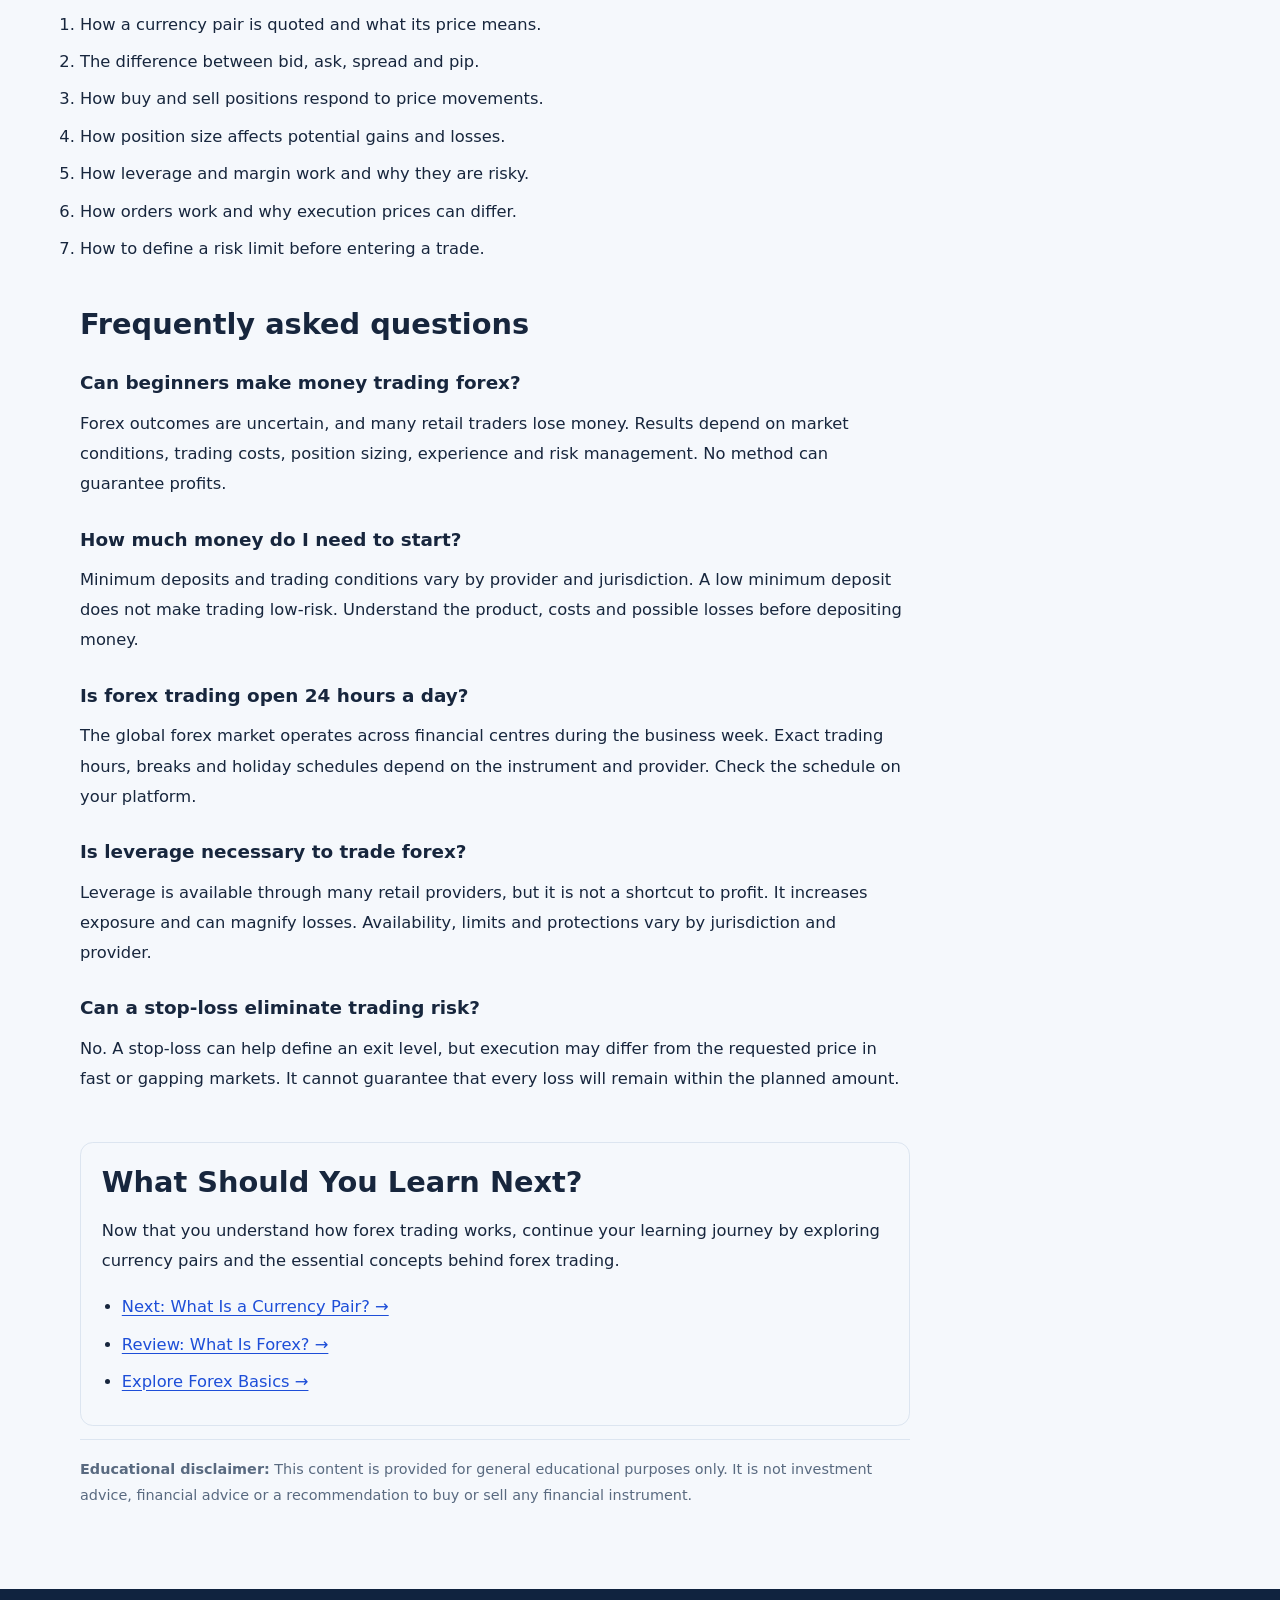
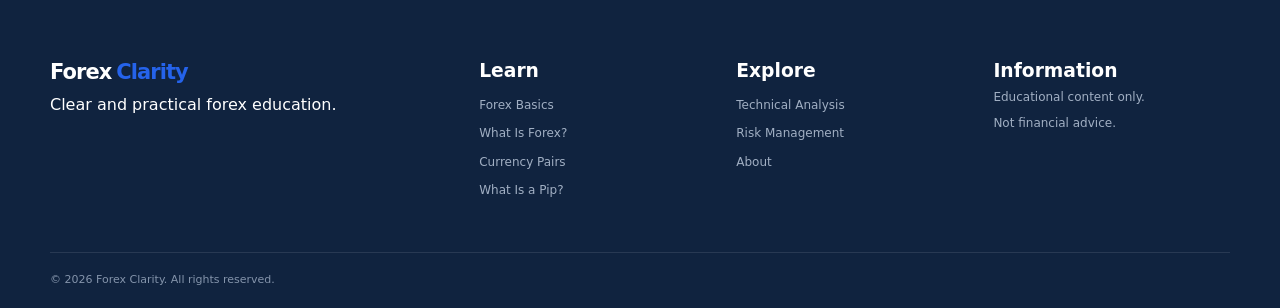
<file: forex-basics/how-forex-trading-works.html>
<!doctype html>
<html lang="en">
<head>
  <meta charset="utf-8">
  <meta name="viewport" content="width=device-width, initial-scale=1">

  <title>How Does Forex Trading Work? A Beginner’s Guide | Forex Clarity</title>
  <meta name="description" content="Learn how forex trading works, including currency pairs, buy and sell orders, pips, spreads, leverage, margin, trading costs and risk management.">
  <meta name="robots" content="index, follow">

  <link rel="canonical" href="https://alimoayyed-trader.github.io/forex-clarity/forex-basics/how-forex-trading-works.html">

  <meta property="og:type" content="article">
  <meta property="og:site_name" content="Forex Clarity">
  <meta property="og:title" content="How Does Forex Trading Work? A Beginner’s Guide">
  <meta property="og:description" content="Understand how forex trades work, how currency prices move, and how trading costs, leverage and risk affect a position.">
  <meta property="og:url" content="https://alimoayyed-trader.github.io/forex-clarity/forex-basics/how-forex-trading-works.html">

  <meta name="twitter:card" content="summary">
  <meta name="twitter:title" content="How Does Forex Trading Work?">
  <meta name="twitter:description" content="A beginner-friendly guide to forex trading, currency pairs, trading costs and risk management.">

  <link rel="stylesheet" href="../assets/css/style.css">

  <style>
    .ftw-page {
      padding: 2.5rem 0 4rem;
    }

    .ftw-container {
      width: min(1120px, calc(100% - 2rem));
      margin-inline: auto;
    }

    .ftw-breadcrumbs {
      margin-bottom: 1.5rem;
      color: var(--text-soft, #667085);
      font-size: .9rem;
      line-height: 1.7;
    }

    .ftw-breadcrumbs a {
      color: var(--accent-dark, #2563eb);
      text-underline-offset: .2em;
    }

    .ftw-hero {
      max-width: 850px;
      margin-bottom: 2rem;
    }

    .ftw-kicker {
      margin: 0 0 .6rem;
      color: var(--accent-dark, #2563eb);
      font-size: .78rem;
      font-weight: 700;
      letter-spacing: .09em;
      text-transform: uppercase;
    }

    .ftw-hero h1 {
      margin: 0 0 1rem;
      font-size: clamp(2rem, 5vw, 3.1rem);
      line-height: 1.14;
      letter-spacing: -.025em;
    }

    .ftw-deck {
      max-width: 760px;
      margin: 0 0 1rem;
      color: var(--text-soft, #667085);
      font-size: 1.12rem;
      line-height: 1.8;
    }

    .ftw-meta {
      color: var(--text-soft, #667085);
      font-size: .9rem;
    }

    .ftw-layout {
      display: grid;
      grid-template-columns: minmax(0, 1fr) 250px;
      gap: 2.5rem;
      align-items: start;
    }

    .ftw-body {
      min-width: 0;
      font-size: 1.02rem;
      line-height: 1.85;
      overflow-wrap: anywhere;
    }

    .ftw-body h2 {
      margin: 2.6rem 0 .9rem;
      line-height: 1.3;
      font-size: clamp(1.4rem, 3vw, 1.8rem);
      scroll-margin-top: 2rem;
    }

    .ftw-body h3 {
      margin: 1.7rem 0 .6rem;
      font-size: 1.15rem;
      line-height: 1.4;
    }

    .ftw-body p {
      margin: .8rem 0 1rem;
    }

    .ftw-body li {
      margin: .45rem 0;
    }

    .ftw-body a,
    .ftw-toc a,
    .ftw-next a {
      color: var(--accent-dark, #2563eb);
      text-decoration: underline;
      text-underline-offset: .2em;
    }

    .ftw-body a:hover,
    .ftw-toc a:hover,
    .ftw-next a:hover {
      color: var(--accent, #1d4ed8);
    }

    .ftw-body a:focus-visible,
    .ftw-toc a:focus-visible,
    .ftw-next a:focus-visible,
    .ftw-breadcrumbs a:focus-visible {
      outline: 2px solid var(--accent, #2563eb);
      outline-offset: 4px;
      border-radius: 2px;
    }

    .ftw-callout {
      margin: 1.5rem 0;
      padding: 1rem 1.2rem;
      border-left: 4px solid var(--accent, #3b82f6);
      border-radius: .5rem;
      background: var(--surface-soft, #f1f5fa);
    }

    .ftw-warning {
      border-left-color: #d97706;
    }

    .ftw-toc {
      position: sticky;
      top: 1.5rem;
      padding: 1.2rem;
      border: 1px solid var(--line, #e4e9f0);
      border-radius: .8rem;
      background: var(--surface, #fff);
    }

    .ftw-toc h2 {
      margin: 0 0 .8rem;
      font-size: 1.08rem;
      line-height: 1.4;
    }

    .ftw-toc ol {
      margin: 0;
      padding-left: 1.2rem;
    }

    .ftw-toc li {
      margin: .55rem 0;
      font-size: .91rem;
      line-height: 1.6;
    }

    .ftw-table-wrap {
      margin: 1.3rem 0;
      overflow-x: auto;
      border-radius: .5rem;
    }

    .ftw-body table {
      width: 100%;
      border-collapse: collapse;
      font-size: .95rem;
    }

    .ftw-body th,
    .ftw-body td {
      padding: .75rem;
      border: 1px solid var(--line, #e4e9f0);
      text-align: left;
      vertical-align: top;
    }

    .ftw-body th {
      background: var(--surface-soft, #f1f5fa);
      font-weight: 700;
    }

    .ftw-formula {
      margin: 1rem 0;
      padding: 1rem;
      border: 1px solid var(--line, #e4e9f0);
      border-radius: .6rem;
      text-align: center;
      font-weight: 700;
      overflow-wrap: anywhere;
    }

    .ftw-next {
      margin-top: 3rem;
      padding: 1.3rem;
      border: 1px solid var(--line, #e4e9f0);
      border-radius: .8rem;
    }

    .ftw-next h2 {
      margin-top: 0;
    }

    .ftw-next ul {
      padding-left: 1.25rem;
    }

    .ftw-disclaimer {
      margin-top: 2rem;
      padding-top: 1rem;
      border-top: 1px solid var(--line, #e4e9f0);
      color: var(--text-soft, #667085);
      font-size: .9rem;
    }

    @media (max-width: 800px) {
      .ftw-layout {
        grid-template-columns: minmax(0, 1fr);
        gap: 1.5rem;
      }

      .ftw-toc {
        position: static;
      }

      .ftw-body h2 {
        margin-top: 2.2rem;
      }
    }

    @media (max-width: 600px) {
      .ftw-page {
        padding-top: 1.7rem;
      }

      .ftw-container {
        width: min(100% - 1.25rem, 1120px);
      }

      .ftw-deck {
        font-size: 1.02rem;
      }

      .ftw-body {
        font-size: 1rem;
      }

      .ftw-body th,
      .ftw-body td {
        padding: .6rem;
      }
    }
  </style>

  <script type="application/ld+json">
  {
    "@context": "https://schema.org",
    "@type": "BreadcrumbList",
    "itemListElement": [
      {
        "@type": "ListItem",
        "position": 1,
        "name": "Home",
        "item": "https://alimoayyed-trader.github.io/forex-clarity/"
      },
      {
        "@type": "ListItem",
        "position": 2,
        "name": "Forex Basics",
        "item": "https://alimoayyed-trader.github.io/forex-clarity/forex-basics/"
      },
      {
        "@type": "ListItem",
        "position": 3,
        "name": "How Does Forex Trading Work?",
        "item": "https://alimoayyed-trader.github.io/forex-clarity/forex-basics/how-forex-trading-works.html"
      }
    ]
  }
  </script>

  <script type="application/ld+json">
  {
    "@context": "https://schema.org",
    "@type": "Article",
    "headline": "How Does Forex Trading Work? A Beginner’s Guide",
    "description": "Learn how forex trading works, including currency pairs, buy and sell orders, pips, spreads, leverage, margin, trading costs and risk management.",
    "mainEntityOfPage": {
      "@type": "WebPage",
      "@id": "https://alimoayyed-trader.github.io/forex-clarity/forex-basics/how-forex-trading-works.html"
    },
    "publisher": {
      "@type": "Organization",
      "name": "Forex Clarity",
      "url": "https://alimoayyed-trader.github.io/forex-clarity/"
    },
    "inLanguage": "en"
  }
  </script>
</head>

<body>
  <header class="site-header">
    <div class="container nav-wrap">
      <a class="logo" href="../">Forex <span>Clarity</span></a>

      <nav class="main-nav" aria-label="Main navigation">
        <a href="../">Home</a>
        <a href="./">Forex Basics</a>
        <a href="../about/">About</a>
      </nav>
    </div>
  </header>

  <main class="ftw-page">
    <div class="ftw-container">

      <nav class="ftw-breadcrumbs" aria-label="Breadcrumb">
        <a href="../">Home</a>
        <span aria-hidden="true"> / </span>
        <a href="./">Forex Basics</a>
        <span aria-hidden="true"> / </span>
        <span aria-current="page">How Forex Trading Works</span>
      </nav>

      <header class="ftw-hero">
        <p class="ftw-kicker">Forex Basics · Beginner Guide</p>

        <h1>How Does Forex Trading Work?</h1>

        <p class="ftw-deck">
          Forex trading involves exchanging one currency for another.
          Learn how currency pairs, buy and sell orders, price movements,
          trading costs, leverage and risk fit together in a typical trade.
        </p>

       
      </header>

      <div class="ftw-layout">

        <article class="ftw-body">
          <p>
            Forex is short for <strong>foreign exchange</strong>. In the
            foreign exchange market, currencies are quoted in pairs such
            as EUR/USD or GBP/JPY. A trader may open a position based on
            the expectation that one currency will strengthen or weaken
            relative to the other.
          </p>

          <p>
            A trade's result depends on the direction and size of the
            price movement, the position size, the entry and exit prices,
            and the costs involved. A trade can lose money even when a
            trader understands how the market works.
          </p>

          <div class="ftw-callout ftw-warning">
            <strong>Risk warning:</strong> Forex trading can lead to
            substantial losses. Leverage magnifies exposure, and losses
            can occur quickly. This article is for educational purposes
            only and is not financial advice or a recommendation to trade.
          </div>

          <h2 id="pairs">1. Understand currency pairs</h2>

          <p>
            A forex quote contains two currencies. In
            <strong>EUR/USD</strong>, EUR is the <strong>base currency</strong>
            and USD is the <strong>quote currency</strong>. The quoted
            price tells you how many US dollars correspond to one euro.
          </p>

          <p>
            If EUR/USD is 1.0800, one euro corresponds to 1.08 US dollars
            at that quoted rate. If the price rises to 1.0850, the euro
            has strengthened against the dollar over that interval.
            If the price falls to 1.0750, the euro has weakened against
            the dollar.
          </p>

          <p>
            Currency prices are affected by many factors, including
            interest-rate expectations, economic data, central-bank
            decisions, political developments and market sentiment.
            Price movements are uncertain.
          </p>

          <p>
            Learn more in our guide:
            <a href="./currency-pairs.html">What Is a Currency Pair?</a>
          </p>

          <h2 id="direction">2. Choose whether to buy or sell</h2>

          <p>
            A trader generally chooses a direction based on how they
            expect the quoted pair to move.
          </p>

          <ul>
            <li>
              <strong>Buy (go long):</strong> you expect the pair's price
              to rise. Buying EUR/USD means taking a position that benefits
              from the euro strengthening relative to the dollar, before
              costs.
            </li>
            <li>
              <strong>Sell (go short):</strong> you expect the pair's price
              to fall. Selling EUR/USD means taking a position that benefits
              from the euro weakening relative to the dollar, before costs.
            </li>
          </ul>

          <p>
            Being correct about direction is not enough by itself.
            Position size, execution price, spreads, commissions and
            other charges can all affect the result.
          </p>

          <h2 id="example">3. A simple forex trade example</h2>

          <p>
            Imagine a trader buys EUR/USD at an illustrative entry price
            of 1.0800 and later closes the position at 1.0850. The quoted
            price has moved upward by 0.0050.
          </p>

          <div class="ftw-formula">
            Price movement = 1.0850 − 1.0800 = 0.0050
          </div>

          <p>
            For most major currency pairs quoted to four decimal places,
            one pip is typically 0.0001. This price movement is therefore
            50 pips, before accounting for the spread and other costs.
          </p>

          <div class="ftw-table-wrap">
            <table>
              <thead>
                <tr>
                  <th scope="col">Item</th>
                  <th scope="col">Illustrative value</th>
                </tr>
              </thead>
              <tbody>
                <tr>
                  <td>Entry price</td>
                  <td>1.0800</td>
                </tr>
                <tr>
                  <td>Exit price</td>
                  <td>1.0850</td>
                </tr>
                <tr>
                  <td>Price movement</td>
                  <td>+0.0050, or 50 pips</td>
                </tr>
                <tr>
                  <td>Position size</td>
                  <td>Not specified</td>
                </tr>
                <tr>
                  <td>Net profit or loss</td>
                  <td>Cannot be calculated from price movement alone</td>
                </tr>
              </tbody>
            </table>
          </div>

          <p>
            The actual financial result depends on the position size,
            execution prices, spread, commission and any applicable
            financing charges. A similar move in the opposite direction
            would have the opposite effect on a buy position.
          </p>

          <p>
            For more detail, read
            <a href="./what-is-a-pip.html">What Is a Pip in Forex?</a>
          </p>

          <div class="ftw-callout">
            <strong>Remember:</strong> A pip describes a price movement.
            It does not represent the same monetary amount for every
            position. Position size and the currency pair affect pip value.
          </div>

          <h2 id="costs">4. Understand trading costs</h2>

          <p>
            Trading costs reduce the result of a trade. The exact charges
            depend on the instrument, account type and provider.
          </p>

          <h3>Spread</h3>

          <p>
            The spread is the difference between the bid and ask prices.
            The bid is the price at which you can sell, while the ask is
            the price at which you can buy. A wider spread generally means
            a higher immediate trading cost, all else being equal.
          </p>

          <h3>Commission</h3>

          <p>
            Some account types charge a separate commission when a
            position is opened, closed or both. Compare the total costs
            rather than assuming an account with no separate commission
            is always cheaper.
          </p>

          <h3>Overnight financing</h3>

          <p>
            Positions held overnight may incur financing charges or
            credits, sometimes called swaps. The amount and conditions
            depend on the instrument, the provider and the direction
            of the position.
          </p>

          <h3>Slippage</h3>

          <p>
            Slippage occurs when an order is executed at a different price
            from the one expected. It can happen during volatile markets,
            around important news or when available liquidity changes.
            A stop-loss order does not always guarantee execution at the
            exact stop price.
          </p>

          <h2 id="leverage">5. Understand leverage and margin</h2>

          <p>
            <strong>Leverage</strong> allows a trader to control a position
            whose market exposure is larger than the funds required as
            margin. <strong>Margin</strong> is the collateral required
            to open and maintain a leveraged position.
          </p>

          <p>
            For example, if a hypothetical position has a market exposure
            of $10,000 and the applicable margin requirement is 5%, the
            required initial margin would be $500. This is an illustration
            only; actual requirements depend on the product, provider and
            applicable regulations.
          </p>

          <p>
            The margin is not the maximum possible loss. If the market
            moves against the position, losses can accumulate quickly.
            Depending on the provider's rules, positions may be closed
            if the account no longer meets margin requirements.
          </p>
          <p>
  To understand leverage ratios, margin requirements,
  effective leverage and the risks in more detail,
  read our complete guide:
  <a href="what-is-leverage-in-forex.html">
    What Is Leverage in Forex?
  </a>
</p>

          <div class="ftw-callout ftw-warning">
            <strong>Important:</strong> Higher leverage increases market
            exposure relative to the funds committed. It does not improve
            the probability of a trade being correct and can magnify losses.
          </div>

          <h2 id="orders">6. Learn how orders work</h2>

          <p>
            Trading platforms offer different order types. Their names
            are similar across many providers, but the exact execution
            rules can vary.
          </p>

          <ul>
            <li>
              <strong>Market order:</strong> requests execution at the
              best available price. The final execution price may differ
              from the displayed quote.
            </li>
            <li>
              <strong>Limit order:</strong> seeks execution at a specified
              price or better. Execution is not guaranteed if the market
              does not meet the order conditions.
            </li>
            <li>
              <strong>Stop order:</strong> becomes active when its trigger
              condition is reached. In fast markets, execution may occur
              at a different price.
            </li>
            <li>
              <strong>Stop-loss:</strong> is intended to close a position
              at a defined risk level. It helps structure a trade but
              cannot eliminate every risk.
            </li>
            <li>
              <strong>Take-profit:</strong> is intended to close a position
              at a chosen target, subject to execution conditions.
            </li>
          </ul>

          <p>
            Before opening a position, define the reason for entry,
            the condition that would invalidate the idea, the planned
            exit and the amount you could lose if the trade fails.
          </p>

          <h2 id="risk">7. Manage risk before trading</h2>

          <p>
            Risk management does not guarantee a profit. Its purpose is
            to make potential losses explicit and help avoid positions
            whose risks are unacceptable.
          </p>

          <ul>
            <li>
              Never risk money needed for essential expenses or use
              borrowed money simply to fund a trade.
            </li>
            <li>
              Determine position size from your planned stop distance
              and the amount you are willing to risk.
            </li>
            <li>
              Account for spreads, commissions, slippage and financing
              charges when evaluating a trade.
            </li>
            <li>
              Understand that actual losses can exceed the amount planned
              for some orders or market conditions.
            </li>
            <li>
              Avoid increasing position size simply to recover a previous
              loss.
            </li>
            <li>
              Practise in a demo environment and keep a trading journal
              before considering real-money trading.
            </li>
          </ul>

          <h2 id="checklist">8. Beginner's learning checklist</h2>

          <p>
            Before considering a live trade, make sure you can explain
            each of the following in your own words:
          </p>

          <ol>
            <li>How a currency pair is quoted and what its price means.</li>
            <li>The difference between bid, ask, spread and pip.</li>
            <li>How buy and sell positions respond to price movements.</li>
            <li>How position size affects potential gains and losses.</li>
            <li>How leverage and margin work and why they are risky.</li>
            <li>How orders work and why execution prices can differ.</li>
            <li>How to define a risk limit before entering a trade.</li>
          </ol>

          <h2 id="faq">Frequently asked questions</h2>

          <h3>Can beginners make money trading forex?</h3>

          <p>
            Forex outcomes are uncertain, and many retail traders lose
            money. Results depend on market conditions, trading costs,
            position sizing, experience and risk management. No method
            can guarantee profits.
          </p>

          <h3>How much money do I need to start?</h3>

          <p>
            Minimum deposits and trading conditions vary by provider
            and jurisdiction. A low minimum deposit does not make trading
            low-risk. Understand the product, costs and possible losses
            before depositing money.
          </p>

          <h3>Is forex trading open 24 hours a day?</h3>

          <p>
            The global forex market operates across financial centres
            during the business week. Exact trading hours, breaks and
            holiday schedules depend on the instrument and provider.
            Check the schedule on your platform.
          </p>

          <h3>Is leverage necessary to trade forex?</h3>

          <p>
            Leverage is available through many retail providers, but it
            is not a shortcut to profit. It increases exposure and can
            magnify losses. Availability, limits and protections vary
            by jurisdiction and provider.
          </p>

          <h3>Can a stop-loss eliminate trading risk?</h3>

          <p>
            No. A stop-loss can help define an exit level, but execution
            may differ from the requested price in fast or gapping markets.
            It cannot guarantee that every loss will remain within the
            planned amount.
          </p>

         <div class="ftw-next">
  <h2>What Should You Learn Next?</h2>

  <p>
    Now that you understand how forex trading works,
    continue your learning journey by exploring currency
    pairs and the essential concepts behind forex trading.
  </p>

  <ul>
    <li>
      <a href="./currency-pairs.html">
        Next: What Is a Currency Pair? →
      </a>
    </li>

    <li>
      <a href="./what-is-forex.html">
        Review: What Is Forex? →
      </a>
    </li>

    <li>
      <a href="./">
        Explore Forex Basics →
      </a>
    </li>
  </ul>
</div>

          <p class="ftw-disclaimer">
            <strong>Educational disclaimer:</strong> This content is
            provided for general educational purposes only. It is not
            investment advice, financial advice or a recommendation
            to buy or sell any financial instrument.
          </p>
        </article>

        <aside class="ftw-toc" aria-label="Article contents">
          <h2>On This Page</h2>
          <ol>
            <li><a href="#pairs">Currency pairs</a></li>
            <li><a href="#direction">Buy or sell</a></li>
            <li><a href="#example">Trade example</a></li>
            <li><a href="#costs">Trading costs</a></li>
            <li><a href="#leverage">Leverage and margin</a></li>
            <li><a href="#orders">Order types</a></li>
            <li><a href="#risk">Risk management</a></li>
            <li><a href="#checklist">Learning checklist</a></li>
            <li><a href="#faq">FAQs</a></li>
          </ol>
        </aside>

      </div>
    </div>
  </main>

  <footer class="site-footer">
    <div class="container footer-grid">
      <div>
        <a class="logo footer-logo" href="../">Forex <span>Clarity</span></a>
        <p>Clear and practical forex education.</p>
      </div>

      <div>
        <h3>Learn</h3>
        <a href="./">Forex Basics</a>
        <a href="./what-is-forex.html">What Is Forex?</a>
        <a href="./currency-pairs.html">Currency Pairs</a>
        <a href="./what-is-a-pip.html">What Is a Pip?</a>
      </div>

      <div>
        <h3>Explore</h3>
        <a href="../#analysis">Technical Analysis</a>
        <a href="../#risk">Risk Management</a>
        <a href="../about/">About</a>
      </div>

      <div>
        <h3>Information</h3>
        <p>Educational content only.</p>
        <p>Not financial advice.</p>
      </div>
    </div>

    <div class="container footer-bottom">
      <p>© 2026 Forex Clarity. All rights reserved.</p>
    </div>
  </footer>
</body>
</html>
</file>
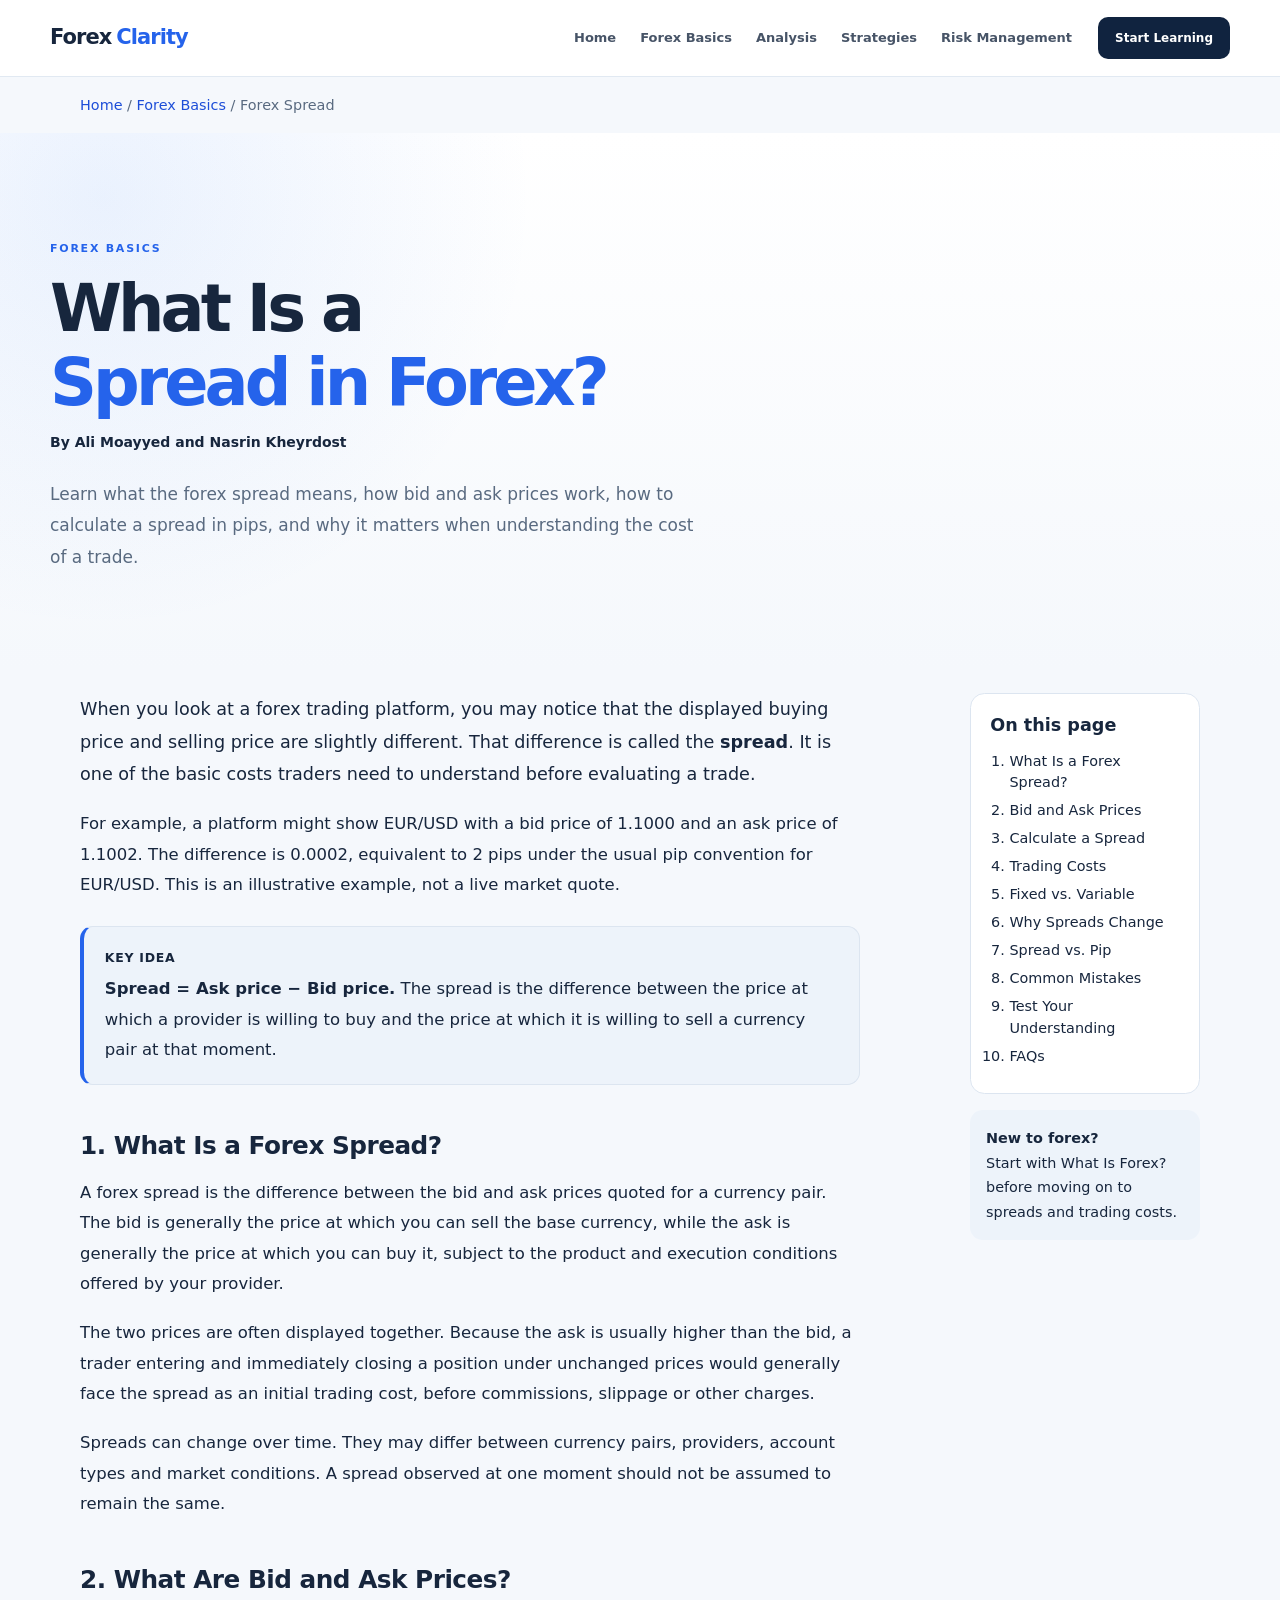
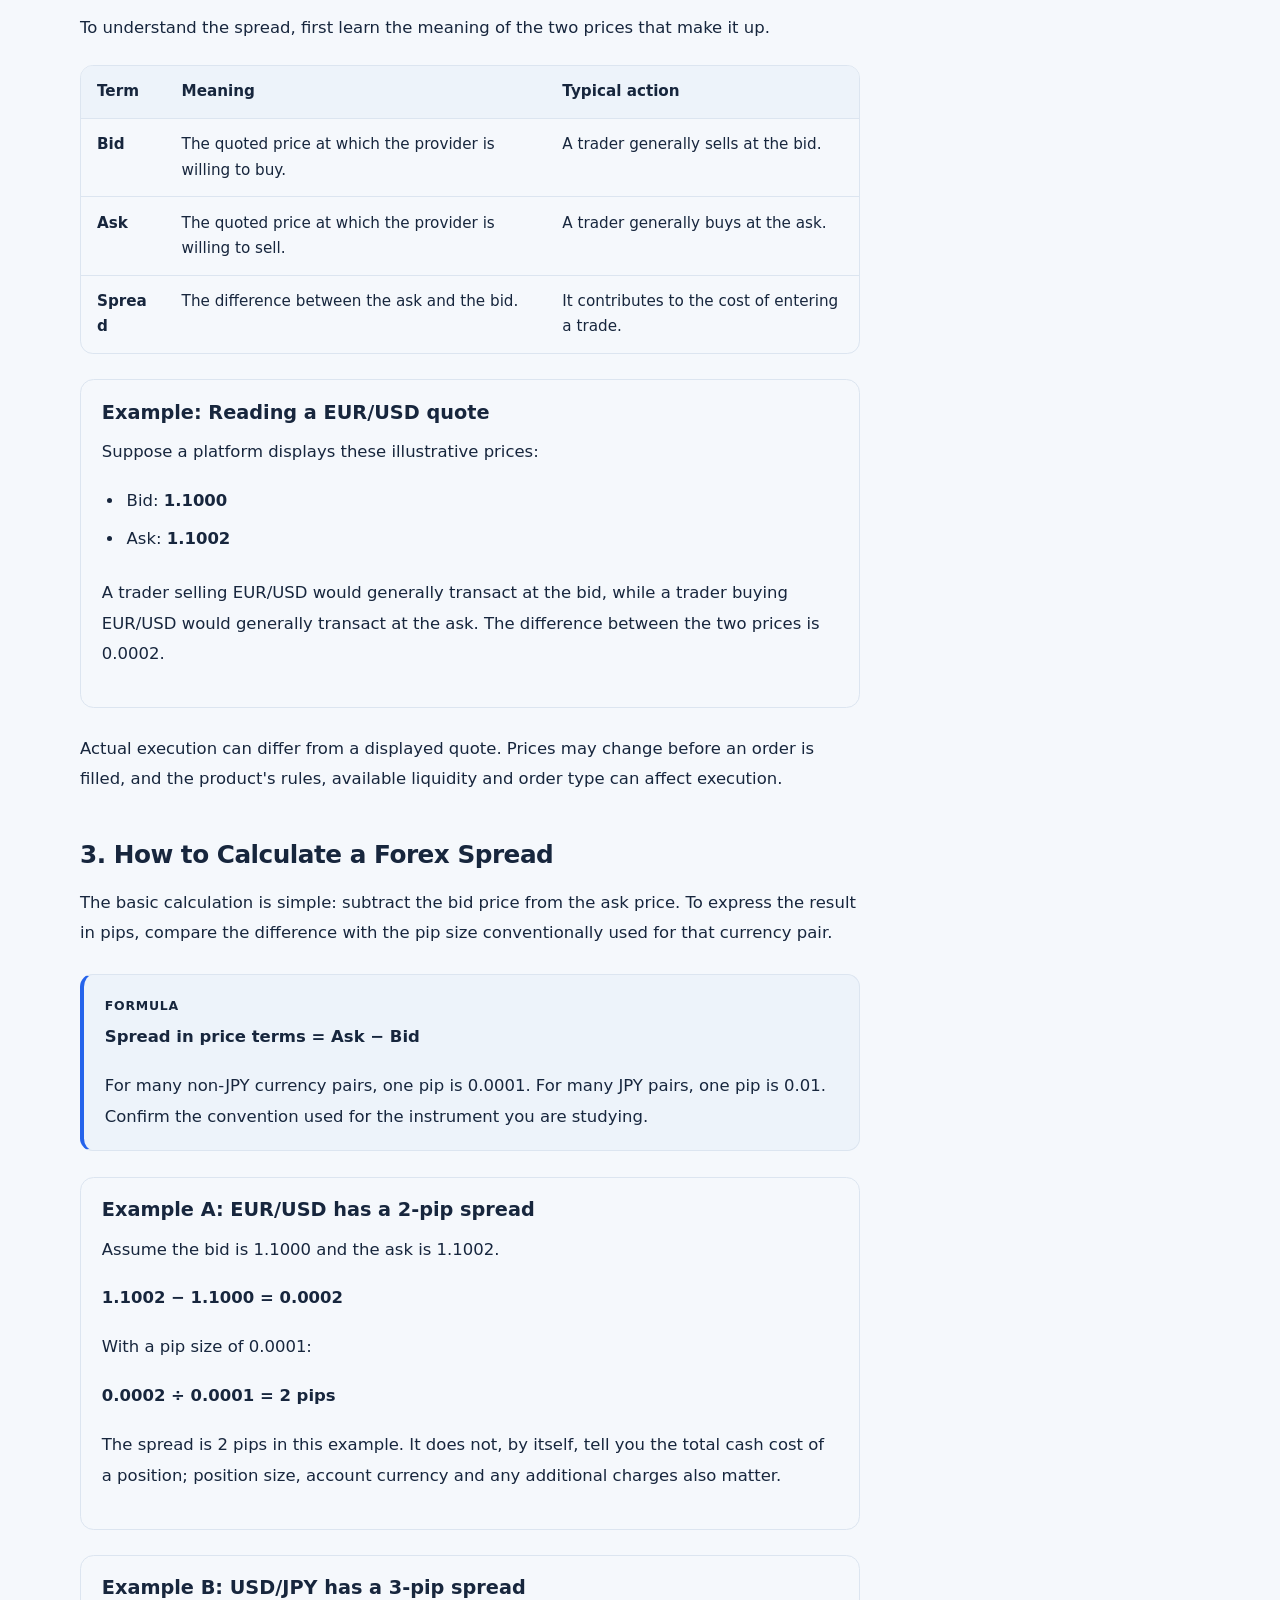
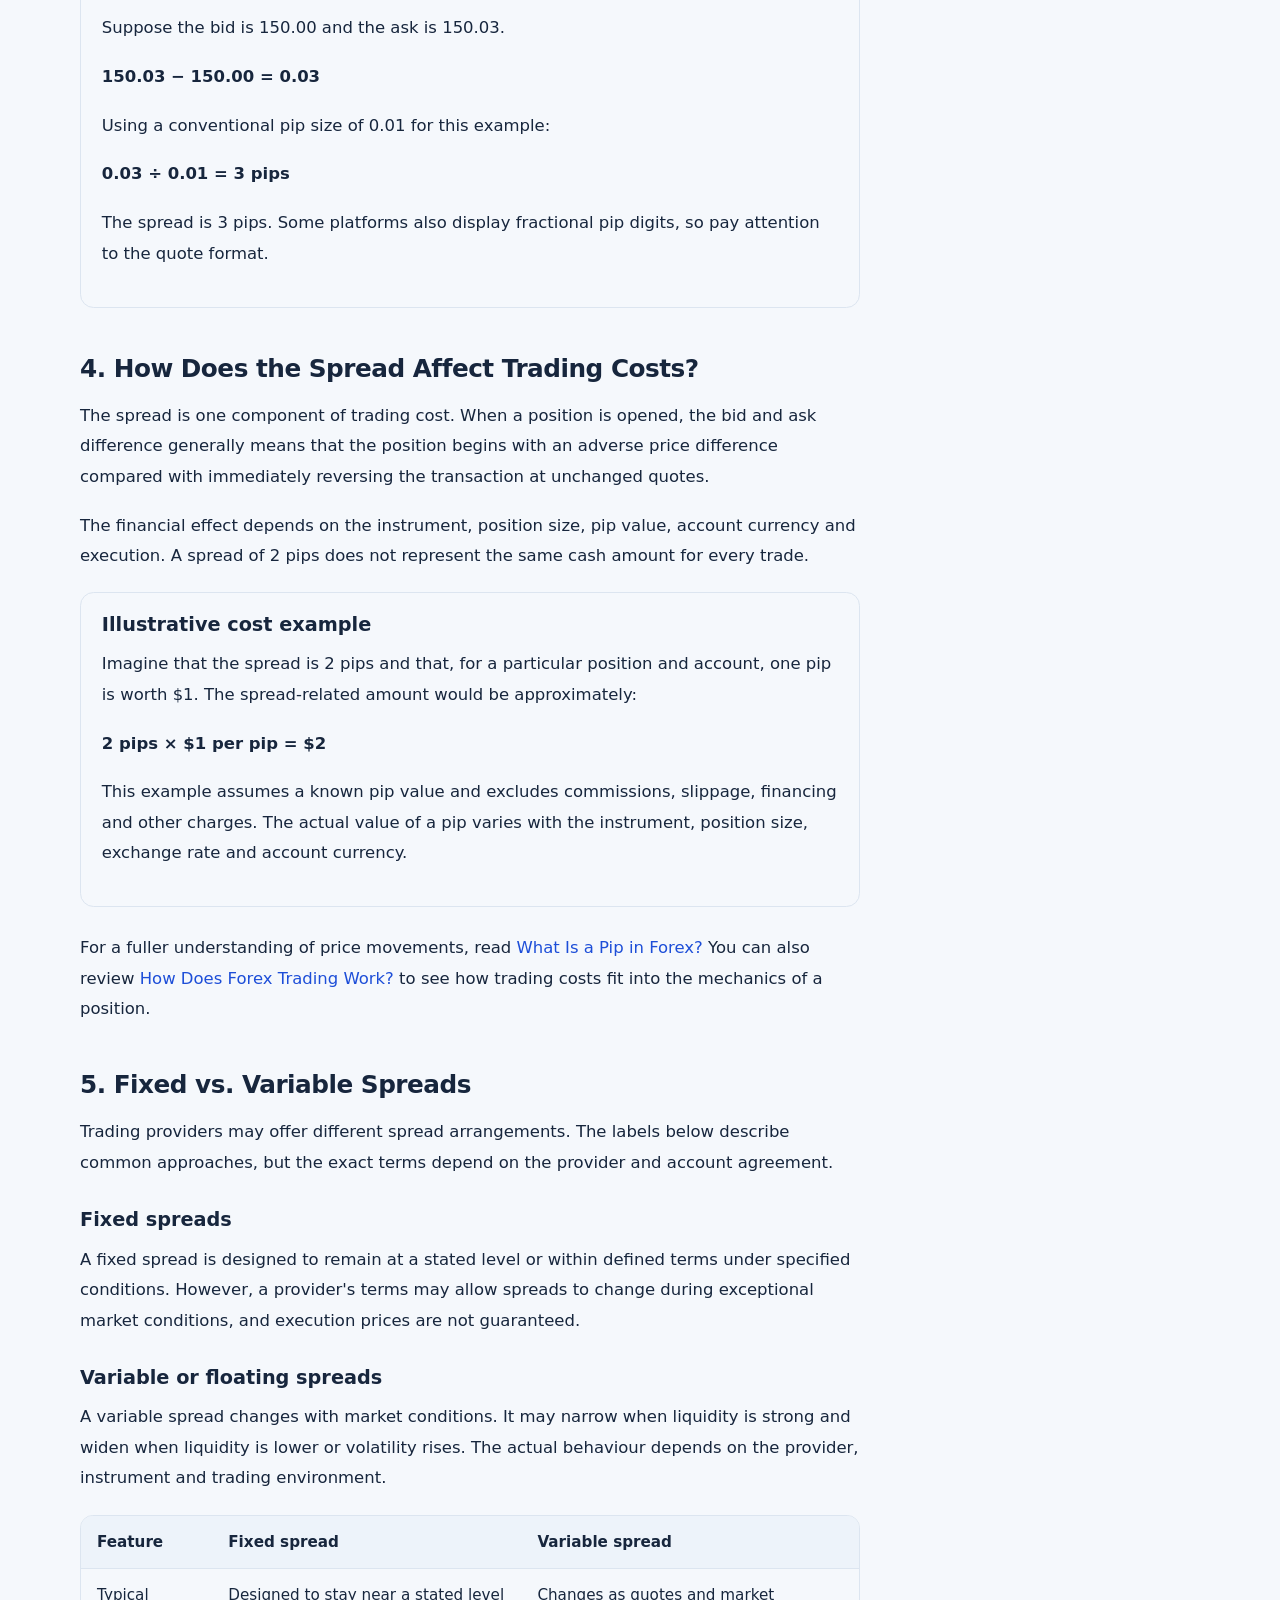
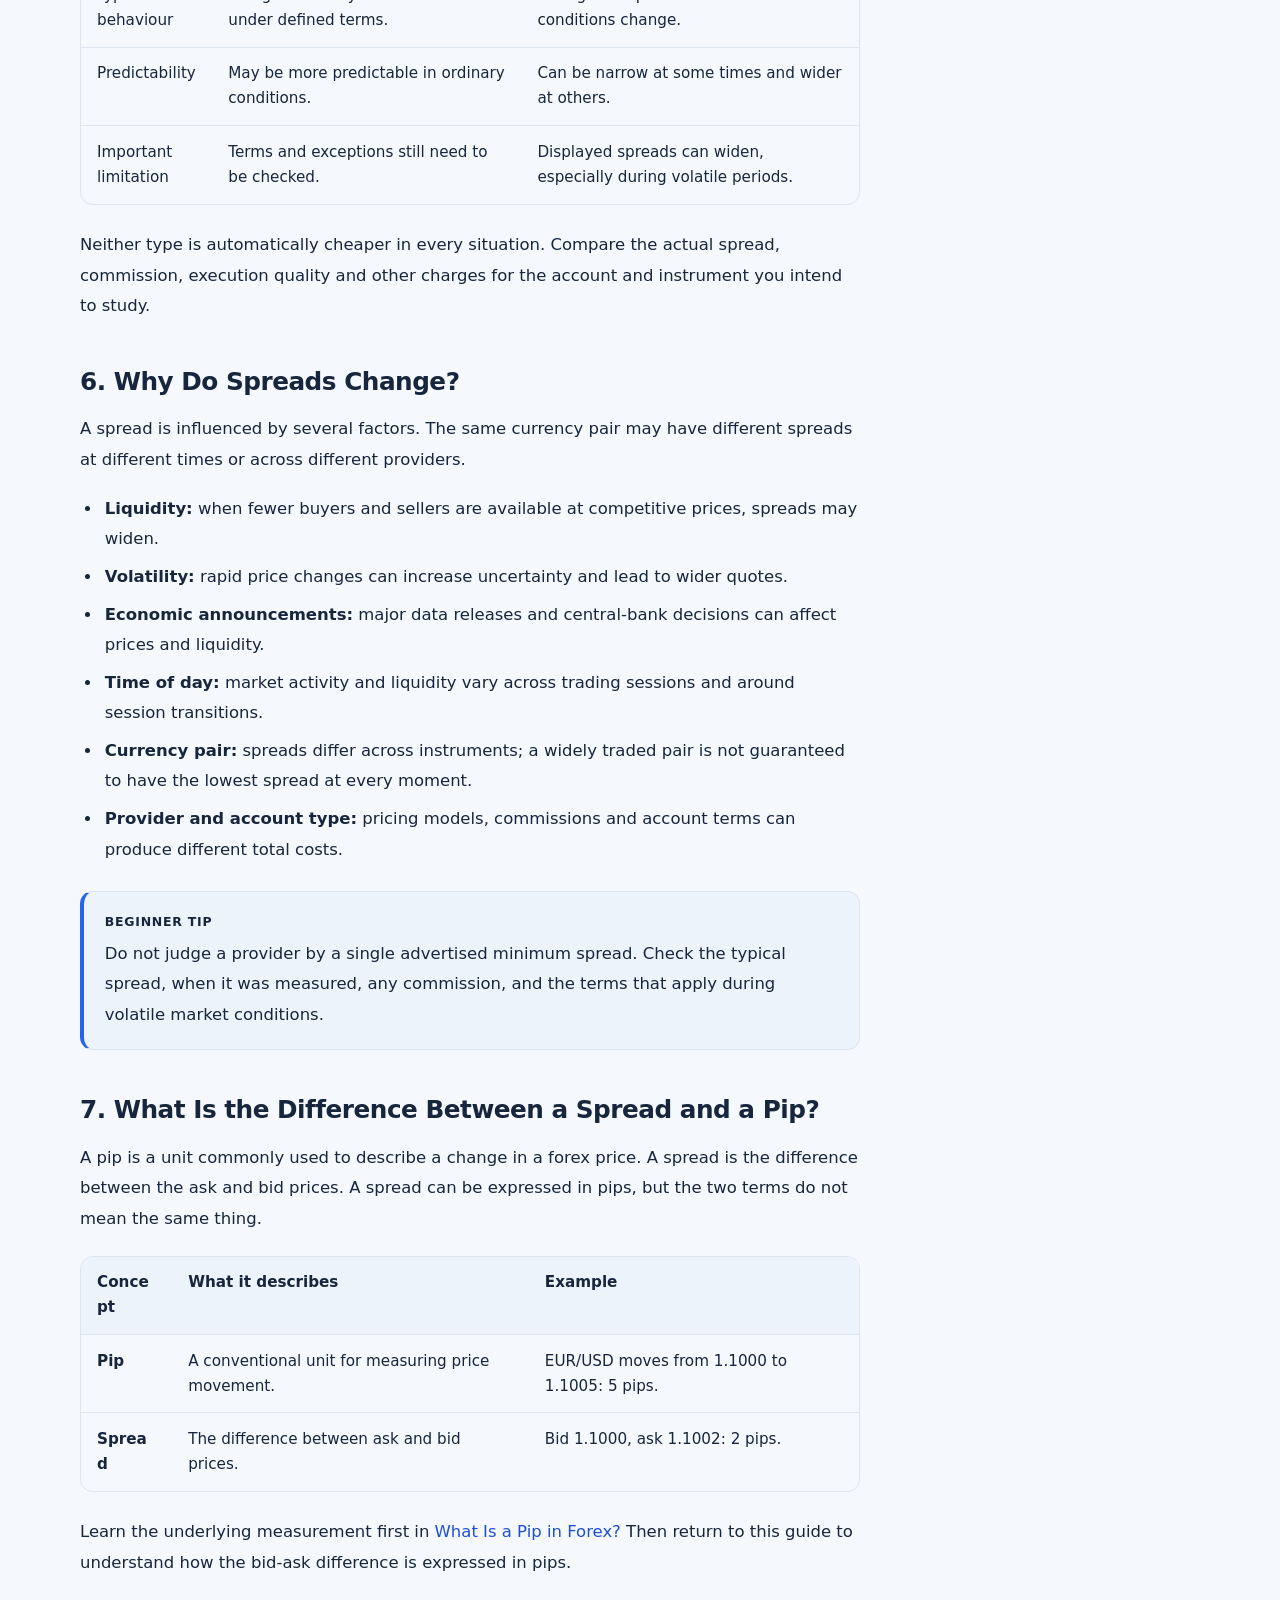
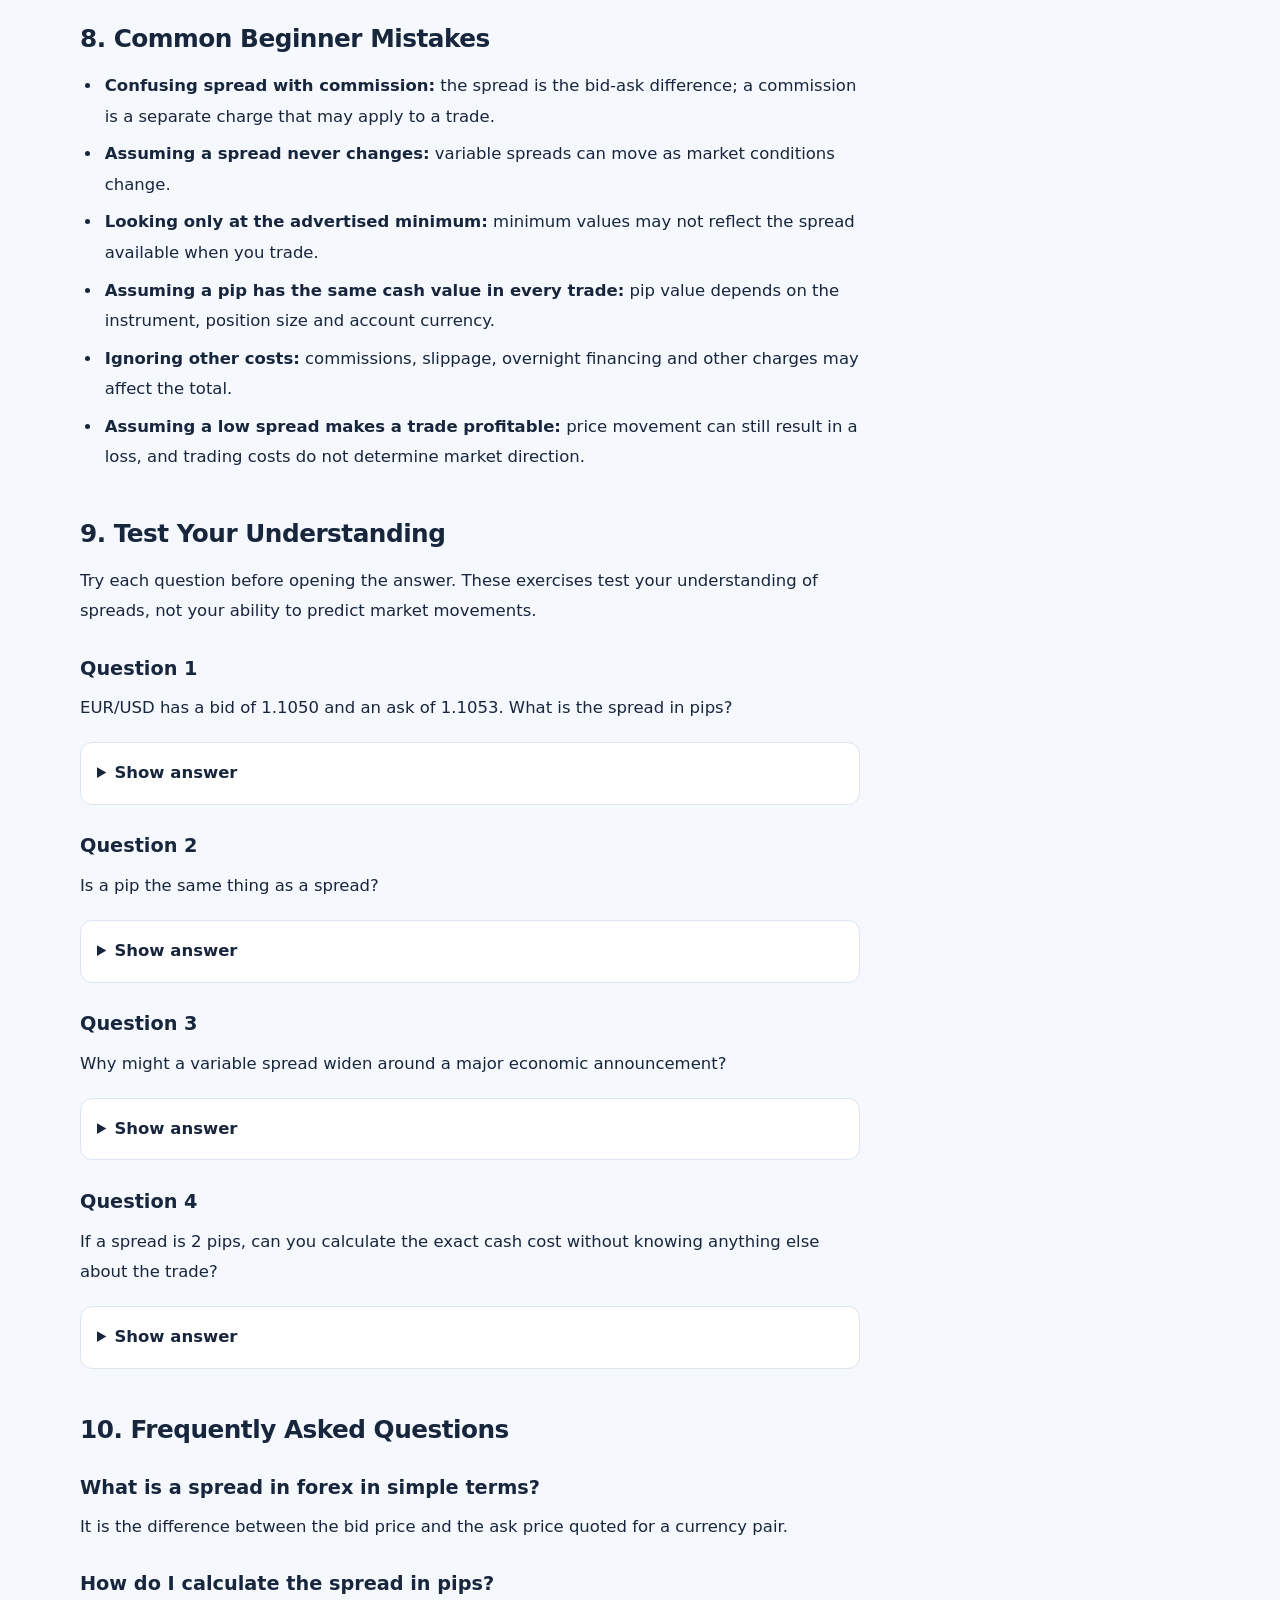
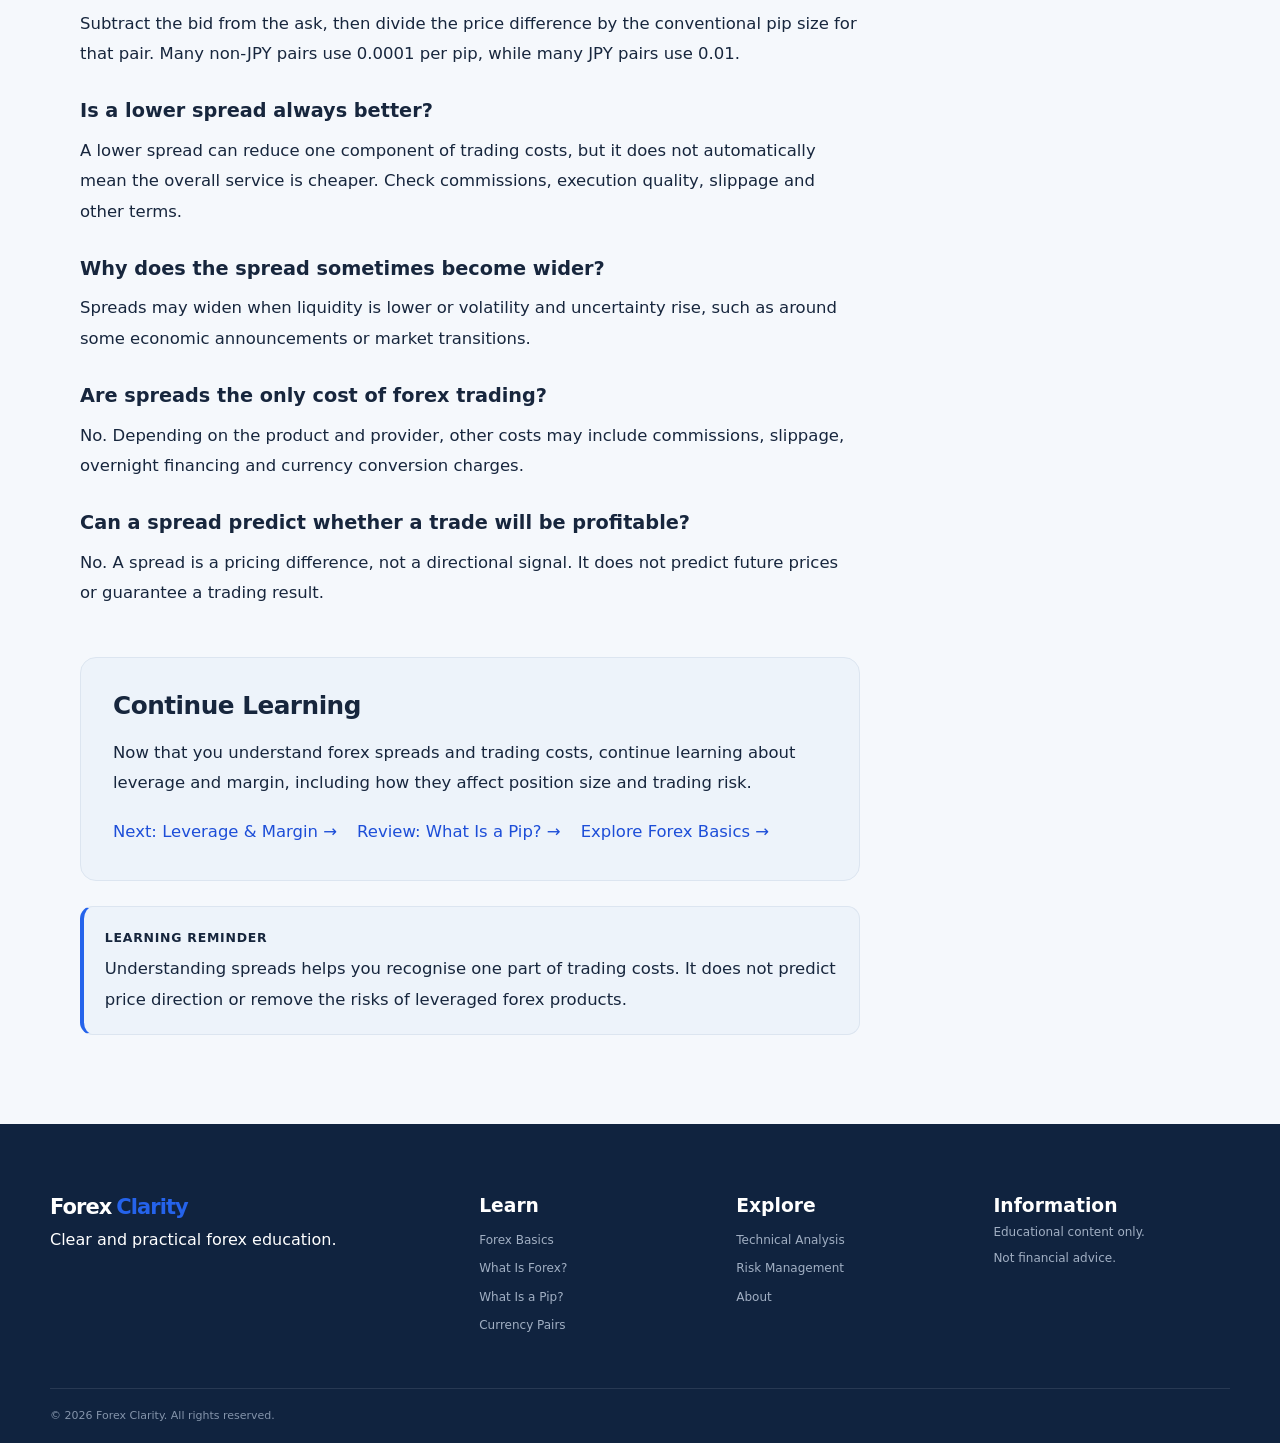
<file: forex-basics/what-is-a-forex-spread.html>
<!doctype html>
<html lang="en">
<head>
  <meta charset="utf-8">
  <meta name="viewport" content="width=device-width, initial-scale=1">

  <title>What Is Spread in Forex? A Beginner's Guide | Forex Clarity</title>
  <meta name="description" content="Learn what the forex spread is, how bid and ask prices work, how to calculate spreads in pips, and how spreads affect trading costs with practical examples.">

  <link rel="canonical" href="https://alimoayyed-trader.github.io/forex-clarity/forex-basics/what-is-a-forex-spread.html">

  <meta property="og:type" content="article">
  <meta property="og:title" content="What Is Spread in Forex? A Beginner's Guide">
  <meta property="og:description" content="Understand bid and ask prices, calculate forex spreads, compare fixed and variable spreads, and learn how spreads affect trading costs.">
  <meta property="og:url" content="https://alimoayyed-trader.github.io/forex-clarity/forex-basics/what-is-a-forex-spread.html">

  <link rel="stylesheet" href="../assets/css/style.css">

  <style>
    .cp-article {
      padding: 1.5rem 0 4rem;
    }

    .cp-container {
      width: min(1120px, calc(100% - 2rem));
      margin-inline: auto;
    }

    .cp-breadcrumbs {
      padding: 1rem 0;
      color: var(--text-soft, #667085);
      font-size: .9rem;
      line-height: 1.7;
    }

    .cp-breadcrumbs a,
    .cp-content a {
      color: var(--accent-dark, #2563eb);
      text-underline-offset: .18em;
    }

    .cp-layout {
      display: grid;
      grid-template-columns: minmax(0, 1fr) 230px;
      gap: clamp(2rem, 5vw, 4rem);
      align-items: start;
    }

    .cp-content {
      min-width: 0;
      max-width: 780px;
      font-size: 1.03rem;
      line-height: 1.85;
      overflow-wrap: anywhere;
    }

    .cp-content > p:first-child {
      font-size: 1.1rem;
    }

    .cp-content p {
      margin: 0 0 1.15rem;
    }

    .cp-content h2 {
      margin: 2.8rem 0 1rem;
      line-height: 1.3;
      letter-spacing: -.02em;
      scroll-margin-top: 2rem;
    }

    .cp-content h3 {
      margin: 1.8rem 0 .65rem;
      line-height: 1.4;
      scroll-margin-top: 2rem;
    }

    .cp-content ul,
    .cp-content ol {
      padding-left: 1.4rem;
      margin: .75rem 0 1.5rem;
    }

    .cp-content li {
      margin: .45rem 0;
      padding-left: .15rem;
    }

    .cp-callout {
      margin: 1.6rem 0;
      padding: 1.15rem 1.3rem;
      border: 1px solid var(--line, #e4e9f0);
      border-left: 4px solid var(--accent, #3b82f6);
      border-radius: .8rem;
      background: var(--surface-soft, #f1f5fa);
    }

    .cp-callout p:last-child {
      margin-bottom: 0;
    }

    .cp-callout-label {
      display: block;
      margin-bottom: .35rem;
      font-size: .78rem;
      font-weight: 800;
      letter-spacing: .06em;
      text-transform: uppercase;
    }

    .cp-sidebar {
      position: sticky;
      top: 1.25rem;
    }

    .cp-toc {
      padding: 1.2rem;
      border: 1px solid var(--line, #e4e9f0);
      border-radius: .9rem;
      background: var(--surface, #fff);
    }

    .cp-toc h2 {
      margin: 0 0 .8rem;
      font-size: 1.1rem;
      line-height: 1.4;
    }

    .cp-toc ol {
      margin: 0;
      padding-left: 1.2rem;
    }

    .cp-toc li {
      margin: .4rem 0;
      font-size: .9rem;
      line-height: 1.5;
    }

    .cp-toc a {
      color: var(--text, inherit);
      text-decoration: none;
    }

    .cp-toc a:hover,
    .cp-toc a:focus-visible {
      color: var(--accent-dark, #2563eb);
      text-decoration: underline;
    }

    .cp-sidebar-note {
      margin-top: 1rem;
      padding: 1rem;
      border-radius: .8rem;
      background: var(--surface-soft, #f1f5fa);
      font-size: .9rem;
      line-height: 1.7;
    }

    .cp-sidebar-note p:last-child {
      margin-bottom: 0;
    }

    .cp-table-wrap {
      margin: 1.35rem 0 1.6rem;
      overflow-x: auto;
      border: 1px solid var(--line, #e4e9f0);
      border-radius: .8rem;
      -webkit-overflow-scrolling: touch;
    }

    .cp-content table {
      width: 100%;
      min-width: 480px;
      border-collapse: collapse;
      font-size: .95rem;
      line-height: 1.65;
    }

    .cp-content th,
    .cp-content td {
      padding: .85rem 1rem;
      border-bottom: 1px solid var(--line, #e4e9f0);
      text-align: left;
      vertical-align: top;
    }

    .cp-content th {
      background: var(--surface-soft, #f1f5fa);
      font-weight: 750;
    }

    .cp-content tbody tr:last-child td {
      border-bottom: 0;
    }

    .cp-example {
      margin: 1.25rem 0 1.6rem;
      padding: 1.2rem 1.3rem;
      border: 1px solid var(--line, #e4e9f0);
      border-radius: .85rem;
    }

    .cp-example h3 {
      margin-top: 0;
    }

    .cp-content details {
      margin: .8rem 0 1.1rem;
      padding: .95rem 1rem;
      border: 1px solid var(--line, #e4e9f0);
      border-radius: .75rem;
      background: var(--surface, #fff);
    }

    .cp-content summary {
      cursor: pointer;
      font-weight: 750;
    }

    .cp-content summary:focus-visible {
      outline: 2px solid var(--accent, #3b82f6);
      outline-offset: 4px;
    }

    .cp-content details p {
      margin: .8rem 0 0;
    }

    .cp-next {
      margin-top: 3rem;
      padding: clamp(1.25rem, 3vw, 2rem);
      border: 1px solid var(--line, #e4e9f0);
      border-radius: 1rem;
      background: var(--surface-soft, #f1f5fa);
    }

    .cp-next h2 {
      margin-top: 0;
    }

    .cp-next p:last-child {
      margin-bottom: 0;
    }

    .cp-next-links {
      display: flex;
      flex-wrap: wrap;
      gap: .75rem 1.25rem;
      margin-top: 1rem;
    }

    @media (max-width: 850px) {
      .cp-layout {
        grid-template-columns: minmax(0, 1fr);
      }

      .cp-sidebar {
        position: static;
        order: -1;
      }

      .cp-toc ol {
        columns: 2;
        column-gap: 2rem;
      }

      .cp-toc li {
        break-inside: avoid;
      }
    }

    @media (max-width: 560px) {
      .cp-article {
        padding-top: 1rem;
      }

      .cp-container {
        width: min(100% - 1.25rem, 1120px);
      }

      .cp-content {
        font-size: 1rem;
      }

      .cp-content h2 {
        margin-top: 2.3rem;
      }

      .cp-toc ol {
        columns: 1;
      }

      .cp-content th,
      .cp-content td {
        padding: .7rem;
      }

      .cp-callout {
        padding: 1rem;
      }
    }
  </style>

  <script type="application/ld+json">
  {
    "@context": "https://schema.org",
    "@type": "Article",
    "headline": "What Is Spread in Forex? A Beginner's Guide",
    "description": "Learn how forex spreads work, how to calculate the difference between bid and ask prices, and how spreads affect trading costs.",
    "author": {
      "@type": "Organization",
      "name": "Forex Clarity"
    },
    "publisher": {
      "@type": "Organization",
      "name": "Forex Clarity"
    },
    "mainEntityOfPage": {
      "@type": "WebPage",
      "@id": "https://alimoayyed-trader.github.io/forex-clarity/forex-basics/what-is-a-forex-spread.html"
    },
    "inLanguage": "en"
  }
  </script>
</head>

<body>

<header class="site-header">
  <div class="container nav-wrap">
    <a class="logo" href="../">Forex <span>Clarity</span></a>

    <nav class="main-nav" aria-label="Main navigation">
      <a href="../">Home</a>
      <a href="./">Forex Basics</a>
      <a href="../#analysis">Analysis</a>
      <a href="../#strategies">Strategies</a>
      <a href="../#risk">Risk Management</a>
    </nav>

    <a class="header-button" href="../#learn">Start Learning</a>
  </div>
</header>

<nav class="cp-breadcrumbs" aria-label="Breadcrumb">
  <div class="cp-container">
    <a href="../">Home</a>
    <span aria-hidden="true"> / </span>
    <a href="./">Forex Basics</a>
    <span aria-hidden="true"> / </span>
    <span aria-current="page">Forex Spread</span>
  </div>
</nav>

<section class="hero">
  <div class="container">
    <div class="hero-content">
      <p class="eyebrow">FOREX BASICS</p>

      <h1>What Is a <span>Spread in Forex?</span></h1>

      <div class="article-byline">
        <span>By Ali Moayyed and Nasrin Kheyrdost</span>
      </div>

      <p class="hero-description">
        Learn what the forex spread means, how bid and ask prices work,
        how to calculate a spread in pips, and why it matters when
        understanding the cost of a trade.
      </p>
    </div>
  </div>
</section>

<main class="cp-article">
  <div class="cp-container">
    <div class="cp-layout">

      <article class="cp-content">

        <p>
          When you look at a forex trading platform, you may notice that
          the displayed buying price and selling price are slightly
          different. That difference is called the <strong>spread</strong>.
          It is one of the basic costs traders need to understand before
          evaluating a trade.
        </p>

        <p>
          For example, a platform might show EUR/USD with a bid price of
          1.1000 and an ask price of 1.1002. The difference is 0.0002,
          equivalent to 2 pips under the usual pip convention for EUR/USD.
          This is an illustrative example, not a live market quote.
        </p>

        <div class="cp-callout">
          <span class="cp-callout-label">Key idea</span>
          <p>
            <strong>Spread = Ask price − Bid price.</strong>
            The spread is the difference between the price at which a
            provider is willing to buy and the price at which it is
            willing to sell a currency pair at that moment.
          </p>
        </div>

        <h2 id="meaning">1. What Is a Forex Spread?</h2>

        <p>
          A forex spread is the difference between the bid and ask prices
          quoted for a currency pair. The bid is generally the price at
          which you can sell the base currency, while the ask is generally
          the price at which you can buy it, subject to the product and
          execution conditions offered by your provider.
        </p>

        <p>
          The two prices are often displayed together. Because the ask is
          usually higher than the bid, a trader entering and immediately
          closing a position under unchanged prices would generally face
          the spread as an initial trading cost, before commissions,
          slippage or other charges.
        </p>

        <p>
          Spreads can change over time. They may differ between currency
          pairs, providers, account types and market conditions. A spread
          observed at one moment should not be assumed to remain the same.
        </p>

        <h2 id="bid-ask">2. What Are Bid and Ask Prices?</h2>

        <p>
          To understand the spread, first learn the meaning of the two
          prices that make it up.
        </p>

        <div class="cp-table-wrap" role="region" aria-label="Bid and ask definitions" tabindex="0">
          <table>
            <thead>
              <tr>
                <th scope="col">Term</th>
                <th scope="col">Meaning</th>
                <th scope="col">Typical action</th>
              </tr>
            </thead>
            <tbody>
              <tr>
                <td><strong>Bid</strong></td>
                <td>The quoted price at which the provider is willing to buy.</td>
                <td>A trader generally sells at the bid.</td>
              </tr>
              <tr>
                <td><strong>Ask</strong></td>
                <td>The quoted price at which the provider is willing to sell.</td>
                <td>A trader generally buys at the ask.</td>
              </tr>
              <tr>
                <td><strong>Spread</strong></td>
                <td>The difference between the ask and the bid.</td>
                <td>It contributes to the cost of entering a trade.</td>
              </tr>
            </tbody>
          </table>
        </div>

        <div class="cp-example">
          <h3>Example: Reading a EUR/USD quote</h3>
          <p>Suppose a platform displays these illustrative prices:</p>
          <ul>
            <li>Bid: <strong>1.1000</strong></li>
            <li>Ask: <strong>1.1002</strong></li>
          </ul>
          <p>
            A trader selling EUR/USD would generally transact at the bid,
            while a trader buying EUR/USD would generally transact at the
            ask. The difference between the two prices is 0.0002.
          </p>
        </div>

        <p>
          Actual execution can differ from a displayed quote. Prices may
          change before an order is filled, and the product's rules,
          available liquidity and order type can affect execution.
        </p>

        <h2 id="calculation">3. How to Calculate a Forex Spread</h2>

        <p>
          The basic calculation is simple: subtract the bid price from
          the ask price. To express the result in pips, compare the
          difference with the pip size conventionally used for that
          currency pair.
        </p>

        <div class="cp-callout">
          <span class="cp-callout-label">Formula</span>
          <p><strong>Spread in price terms = Ask − Bid</strong></p>
          <p>
            For many non-JPY currency pairs, one pip is 0.0001.
            For many JPY pairs, one pip is 0.01. Confirm the convention
            used for the instrument you are studying.
          </p>
        </div>

        <div class="cp-example">
          <h3>Example A: EUR/USD has a 2-pip spread</h3>
          <p>
            Assume the bid is 1.1000 and the ask is 1.1002.
          </p>
          <p><strong>1.1002 − 1.1000 = 0.0002</strong></p>
          <p>
            With a pip size of 0.0001:
          </p>
          <p><strong>0.0002 ÷ 0.0001 = 2 pips</strong></p>
          <p>
            The spread is 2 pips in this example. It does not, by itself,
            tell you the total cash cost of a position; position size,
            account currency and any additional charges also matter.
          </p>
        </div>

        <div class="cp-example">
          <h3>Example B: USD/JPY has a 3-pip spread</h3>
          <p>
            Suppose the bid is 150.00 and the ask is 150.03.
          </p>
          <p><strong>150.03 − 150.00 = 0.03</strong></p>
          <p>
            Using a conventional pip size of 0.01 for this example:
          </p>
          <p><strong>0.03 ÷ 0.01 = 3 pips</strong></p>
          <p>
            The spread is 3 pips. Some platforms also display fractional
            pip digits, so pay attention to the quote format.
          </p>
        </div>

        <h2 id="spread-cost">4. How Does the Spread Affect Trading Costs?</h2>

        <p>
          The spread is one component of trading cost. When a position
          is opened, the bid and ask difference generally means that
          the position begins with an adverse price difference compared
          with immediately reversing the transaction at unchanged quotes.
        </p>

        <p>
          The financial effect depends on the instrument, position size,
          pip value, account currency and execution. A spread of 2 pips
          does not represent the same cash amount for every trade.
        </p>

        <div class="cp-example">
          <h3>Illustrative cost example</h3>
          <p>
            Imagine that the spread is 2 pips and that, for a particular
            position and account, one pip is worth $1. The spread-related
            amount would be approximately:
          </p>
          <p><strong>2 pips × $1 per pip = $2</strong></p>
          <p>
            This example assumes a known pip value and excludes
            commissions, slippage, financing and other charges. The
            actual value of a pip varies with the instrument, position
            size, exchange rate and account currency.
          </p>
        </div>

        <p>
          For a fuller understanding of price movements, read
          <a href="./what-is-a-pip.html">What Is a Pip in Forex?</a>
          You can also review
          <a href="./how-forex-trading-works.html">How Does Forex Trading Work?</a>
          to see how trading costs fit into the mechanics of a position.
        </p>

        <h2 id="types">5. Fixed vs. Variable Spreads</h2>

        <p>
          Trading providers may offer different spread arrangements.
          The labels below describe common approaches, but the exact
          terms depend on the provider and account agreement.
        </p>

        <h3>Fixed spreads</h3>
        <p>
          A fixed spread is designed to remain at a stated level or
          within defined terms under specified conditions. However,
          a provider's terms may allow spreads to change during
          exceptional market conditions, and execution prices are
          not guaranteed.
        </p>

        <h3>Variable or floating spreads</h3>
        <p>
          A variable spread changes with market conditions. It may
          narrow when liquidity is strong and widen when liquidity
          is lower or volatility rises. The actual behaviour depends
          on the provider, instrument and trading environment.
        </p>

        <div class="cp-table-wrap" role="region" aria-label="Fixed and variable spreads comparison" tabindex="0">
          <table>
            <thead>
              <tr>
                <th scope="col">Feature</th>
                <th scope="col">Fixed spread</th>
                <th scope="col">Variable spread</th>
              </tr>
            </thead>
            <tbody>
              <tr>
                <td>Typical behaviour</td>
                <td>Designed to stay near a stated level under defined terms.</td>
                <td>Changes as quotes and market conditions change.</td>
              </tr>
              <tr>
                <td>Predictability</td>
                <td>May be more predictable in ordinary conditions.</td>
                <td>Can be narrow at some times and wider at others.</td>
              </tr>
              <tr>
                <td>Important limitation</td>
                <td>Terms and exceptions still need to be checked.</td>
                <td>Displayed spreads can widen, especially during volatile periods.</td>
              </tr>
            </tbody>
          </table>
        </div>

        <p>
          Neither type is automatically cheaper in every situation.
          Compare the actual spread, commission, execution quality and
          other charges for the account and instrument you intend to study.
        </p>

        <h2 id="spread-changes">6. Why Do Spreads Change?</h2>

        <p>
          A spread is influenced by several factors. The same currency
          pair may have different spreads at different times or across
          different providers.
        </p>

        <ul>
          <li>
            <strong>Liquidity:</strong> when fewer buyers and sellers are
            available at competitive prices, spreads may widen.
          </li>
          <li>
            <strong>Volatility:</strong> rapid price changes can increase
            uncertainty and lead to wider quotes.
          </li>
          <li>
            <strong>Economic announcements:</strong> major data releases
            and central-bank decisions can affect prices and liquidity.
          </li>
          <li>
            <strong>Time of day:</strong> market activity and liquidity
            vary across trading sessions and around session transitions.
          </li>
          <li>
            <strong>Currency pair:</strong> spreads differ across
            instruments; a widely traded pair is not guaranteed to
            have the lowest spread at every moment.
          </li>
          <li>
            <strong>Provider and account type:</strong> pricing models,
            commissions and account terms can produce different total costs.
          </li>
        </ul>

        <div class="cp-callout">
          <span class="cp-callout-label">Beginner tip</span>
          <p>
            Do not judge a provider by a single advertised minimum spread.
            Check the typical spread, when it was measured, any commission,
            and the terms that apply during volatile market conditions.
          </p>
        </div>

        <h2 id="spread-and-pips">7. What Is the Difference Between a Spread and a Pip?</h2>

        <p>
          A pip is a unit commonly used to describe a change in a forex
          price. A spread is the difference between the ask and bid prices.
          A spread can be expressed in pips, but the two terms do not
          mean the same thing.
        </p>

        <div class="cp-table-wrap" role="region" aria-label="Spread versus pip comparison" tabindex="0">
          <table>
            <thead>
              <tr>
                <th scope="col">Concept</th>
                <th scope="col">What it describes</th>
                <th scope="col">Example</th>
              </tr>
            </thead>
            <tbody>
              <tr>
                <td><strong>Pip</strong></td>
                <td>A conventional unit for measuring price movement.</td>
                <td>EUR/USD moves from 1.1000 to 1.1005: 5 pips.</td>
              </tr>
              <tr>
                <td><strong>Spread</strong></td>
                <td>The difference between ask and bid prices.</td>
                <td>Bid 1.1000, ask 1.1002: 2 pips.</td>
              </tr>
            </tbody>
          </table>
        </div>

        <p>
          Learn the underlying measurement first in
          <a href="./what-is-a-pip.html">What Is a Pip in Forex?</a>
          Then return to this guide to understand how the bid-ask
          difference is expressed in pips.
        </p>

        <h2 id="mistakes">8. Common Beginner Mistakes</h2>

        <ul>
          <li>
            <strong>Confusing spread with commission:</strong> the spread
            is the bid-ask difference; a commission is a separate charge
            that may apply to a trade.
          </li>
          <li>
            <strong>Assuming a spread never changes:</strong> variable
            spreads can move as market conditions change.
          </li>
          <li>
            <strong>Looking only at the advertised minimum:</strong>
            minimum values may not reflect the spread available when
            you trade.
          </li>
          <li>
            <strong>Assuming a pip has the same cash value in every trade:</strong>
            pip value depends on the instrument, position size and
            account currency.
          </li>
          <li>
            <strong>Ignoring other costs:</strong> commissions, slippage,
            overnight financing and other charges may affect the total.
          </li>
          <li>
            <strong>Assuming a low spread makes a trade profitable:</strong>
            price movement can still result in a loss, and trading costs
            do not determine market direction.
          </li>
        </ul>

        <h2 id="practice">9. Test Your Understanding</h2>

        <p>
          Try each question before opening the answer. These exercises
          test your understanding of spreads, not your ability to predict
          market movements.
        </p>

        <h3>Question 1</h3>
        <p>
          EUR/USD has a bid of 1.1050 and an ask of 1.1053.
          What is the spread in pips?
        </p>
        <details>
          <summary>Show answer</summary>
          <p>
            The price difference is 1.1053 − 1.1050 = 0.0003.
            Using a pip size of 0.0001, the spread is 3 pips.
          </p>
        </details>

        <h3>Question 2</h3>
        <p>
          Is a pip the same thing as a spread?
        </p>
        <details>
          <summary>Show answer</summary>
          <p>
            No. A pip is a unit for describing price movement. The spread
            is the difference between the ask and bid prices, and it can
            be expressed in pips.
          </p>
        </details>

        <h3>Question 3</h3>
        <p>
          Why might a variable spread widen around a major economic announcement?
        </p>
        <details>
          <summary>Show answer</summary>
          <p>
            Volatility and uncertainty may rise while available liquidity
            changes. The result can be a wider difference between bid and
            ask prices, although the exact response depends on the market
            and provider.
          </p>
        </details>

        <h3>Question 4</h3>
        <p>
          If a spread is 2 pips, can you calculate the exact cash cost
          without knowing anything else about the trade?
        </p>
        <details>
          <summary>Show answer</summary>
          <p>
            No. You need information such as position size, pip value and
            account currency. Commissions, slippage and other costs may
            also apply.
          </p>
        </details>

        <h2 id="faq">10. Frequently Asked Questions</h2>

        <h3>What is a spread in forex in simple terms?</h3>
        <p>
          It is the difference between the bid price and the ask price
          quoted for a currency pair.
        </p>

        <h3>How do I calculate the spread in pips?</h3>
        <p>
          Subtract the bid from the ask, then divide the price difference
          by the conventional pip size for that pair. Many non-JPY pairs
          use 0.0001 per pip, while many JPY pairs use 0.01.
        </p>

        <h3>Is a lower spread always better?</h3>
        <p>
          A lower spread can reduce one component of trading costs, but
          it does not automatically mean the overall service is cheaper.
          Check commissions, execution quality, slippage and other terms.
        </p>

        <h3>Why does the spread sometimes become wider?</h3>
        <p>
          Spreads may widen when liquidity is lower or volatility and
          uncertainty rise, such as around some economic announcements
          or market transitions.
        </p>

        <h3>Are spreads the only cost of forex trading?</h3>
        <p>
          No. Depending on the product and provider, other costs may
          include commissions, slippage, overnight financing and
          currency conversion charges.
        </p>

        <h3>Can a spread predict whether a trade will be profitable?</h3>
        <p>
          No. A spread is a pricing difference, not a directional signal.
          It does not predict future prices or guarantee a trading result.
        </p>

       <section class="cp-next" aria-labelledby="continue-learning">
  <h2 id="continue-learning">Continue Learning</h2>

  <p>
    Now that you understand forex spreads and trading costs,
    continue learning about leverage and margin, including
    how they affect position size and trading risk.
  </p>

  <div class="cp-next-links">

    <a href="./what-is-leverage-in-forex.html">
      Next: Leverage &amp; Margin →
    </a>

    <a href="./what-is-a-pip.html">
      Review: What Is a Pip? →
    </a>

    <a href="./">
      Explore Forex Basics →
    </a>

  </div>
</section>

        <div class="cp-callout">
          <span class="cp-callout-label">Learning reminder</span>
          <p>
            Understanding spreads helps you recognise one part of trading
            costs. It does not predict price direction or remove the
            risks of leveraged forex products.
          </p>
        </div>

      </article>

      <aside class="cp-sidebar" aria-label="Article navigation">
        <nav class="cp-toc" aria-labelledby="toc-title">
          <h2 id="toc-title">On this page</h2>
          <ol>
            <li><a href="#meaning">What Is a Forex Spread?</a></li>
            <li><a href="#bid-ask">Bid and Ask Prices</a></li>
            <li><a href="#calculation">Calculate a Spread</a></li>
            <li><a href="#spread-cost">Trading Costs</a></li>
            <li><a href="#types">Fixed vs. Variable</a></li>
            <li><a href="#spread-changes">Why Spreads Change</a></li>
            <li><a href="#spread-and-pips">Spread vs. Pip</a></li>
            <li><a href="#mistakes">Common Mistakes</a></li>
            <li><a href="#practice">Test Your Understanding</a></li>
            <li><a href="#faq">FAQs</a></li>
          </ol>
        </nav>

        <div class="cp-sidebar-note">
          <strong>New to forex?</strong>
          <p>
            Start with
            <a href="./what-is-forex.html">What Is Forex?</a>
            before moving on to spreads and trading costs.
          </p>
        </div>
      </aside>

    </div>
  </div>
</main>

<footer class="site-footer">
  <div class="container footer-grid">

    <div>
      <a class="logo footer-logo" href="../">Forex <span>Clarity</span></a>
      <p>Clear and practical forex education.</p>
    </div>

    <div>
      <h3>Learn</h3>
      <a href="./">Forex Basics</a>
      <a href="./what-is-forex.html">What Is Forex?</a>
      <a href="./what-is-a-pip.html">What Is a Pip?</a>
      <a href="./currency-pairs.html">Currency Pairs</a>
    </div>

    <div>
      <h3>Explore</h3>
      <a href="../#analysis">Technical Analysis</a>
      <a href="../#risk">Risk Management</a>
      <a href="../#about">About</a>
    </div>

    <div>
      <h3>Information</h3>
      <p>Educational content only.</p>
      <p>Not financial advice.</p>
    </div>

  </div>

  <div class="container footer-bottom">
    <p>© 2026 Forex Clarity. All rights reserved.</p>
  </div>
</footer>

</body>
</html>
</file>
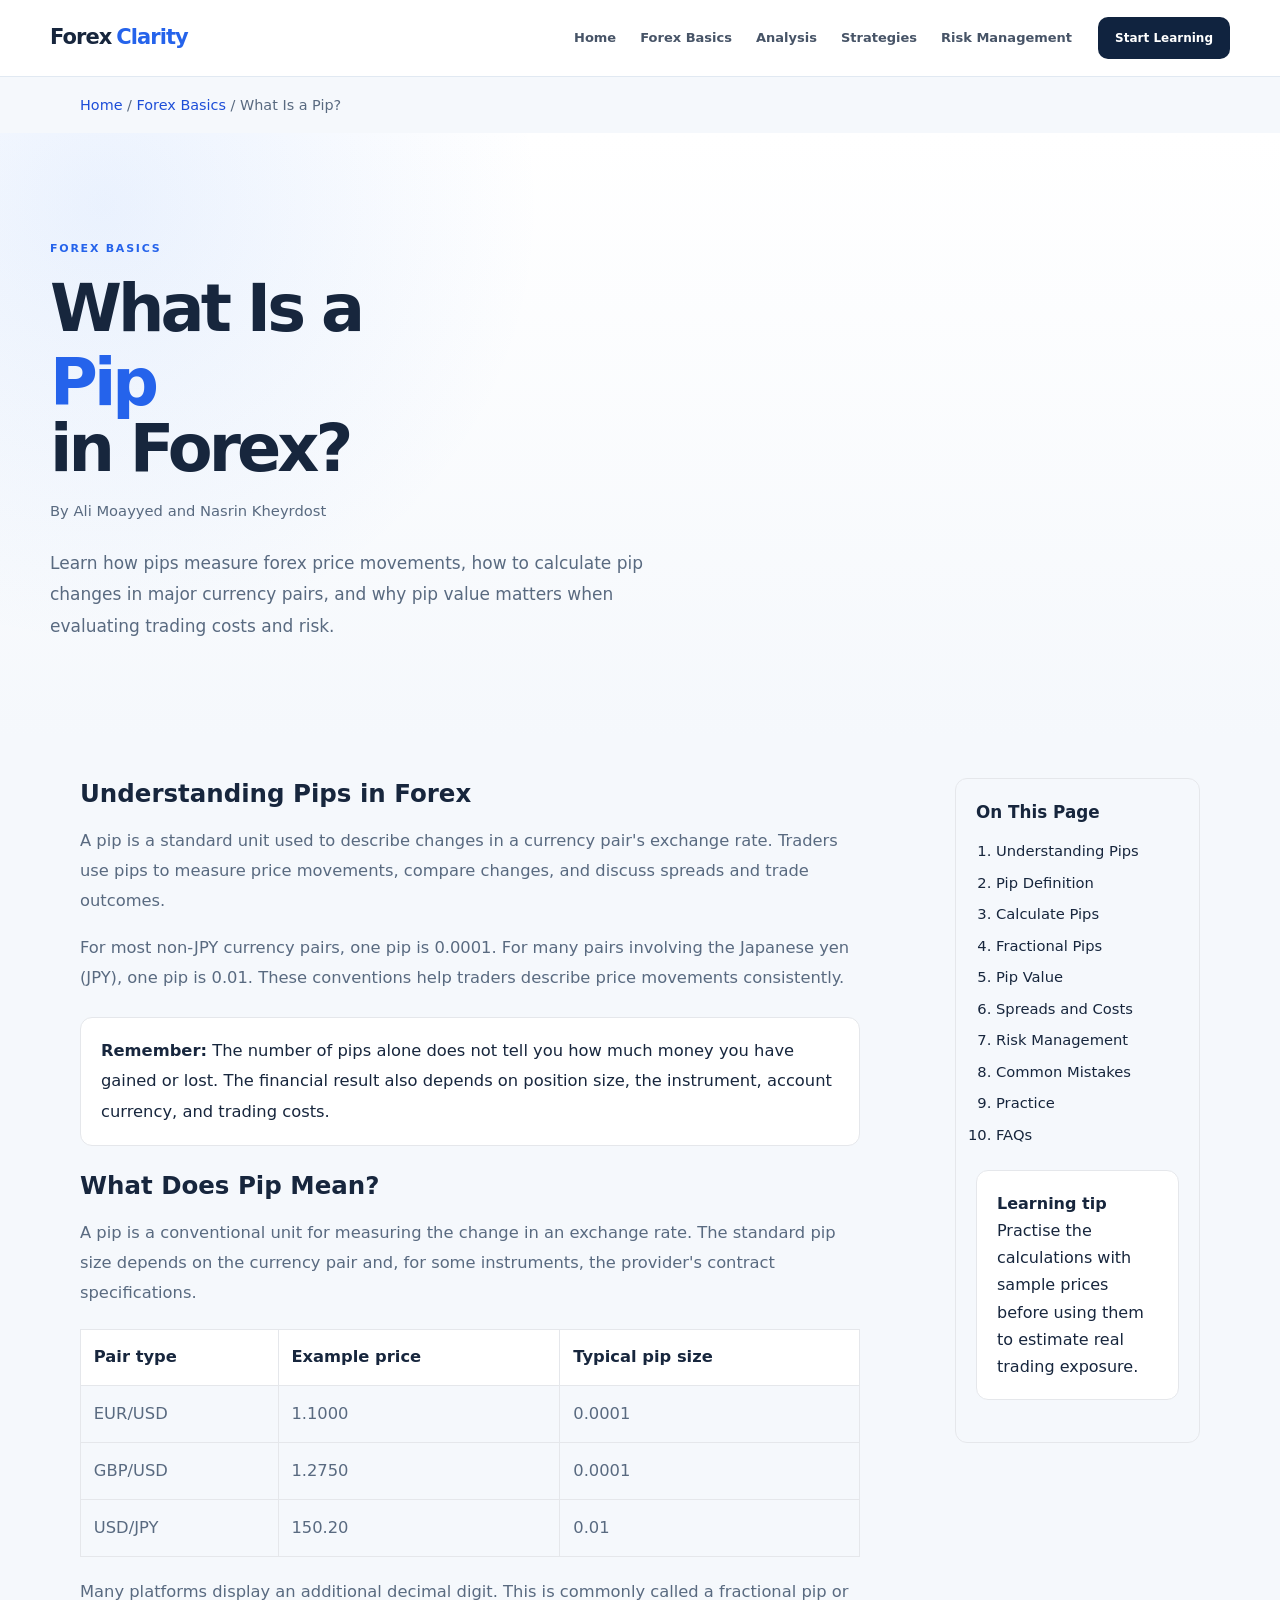
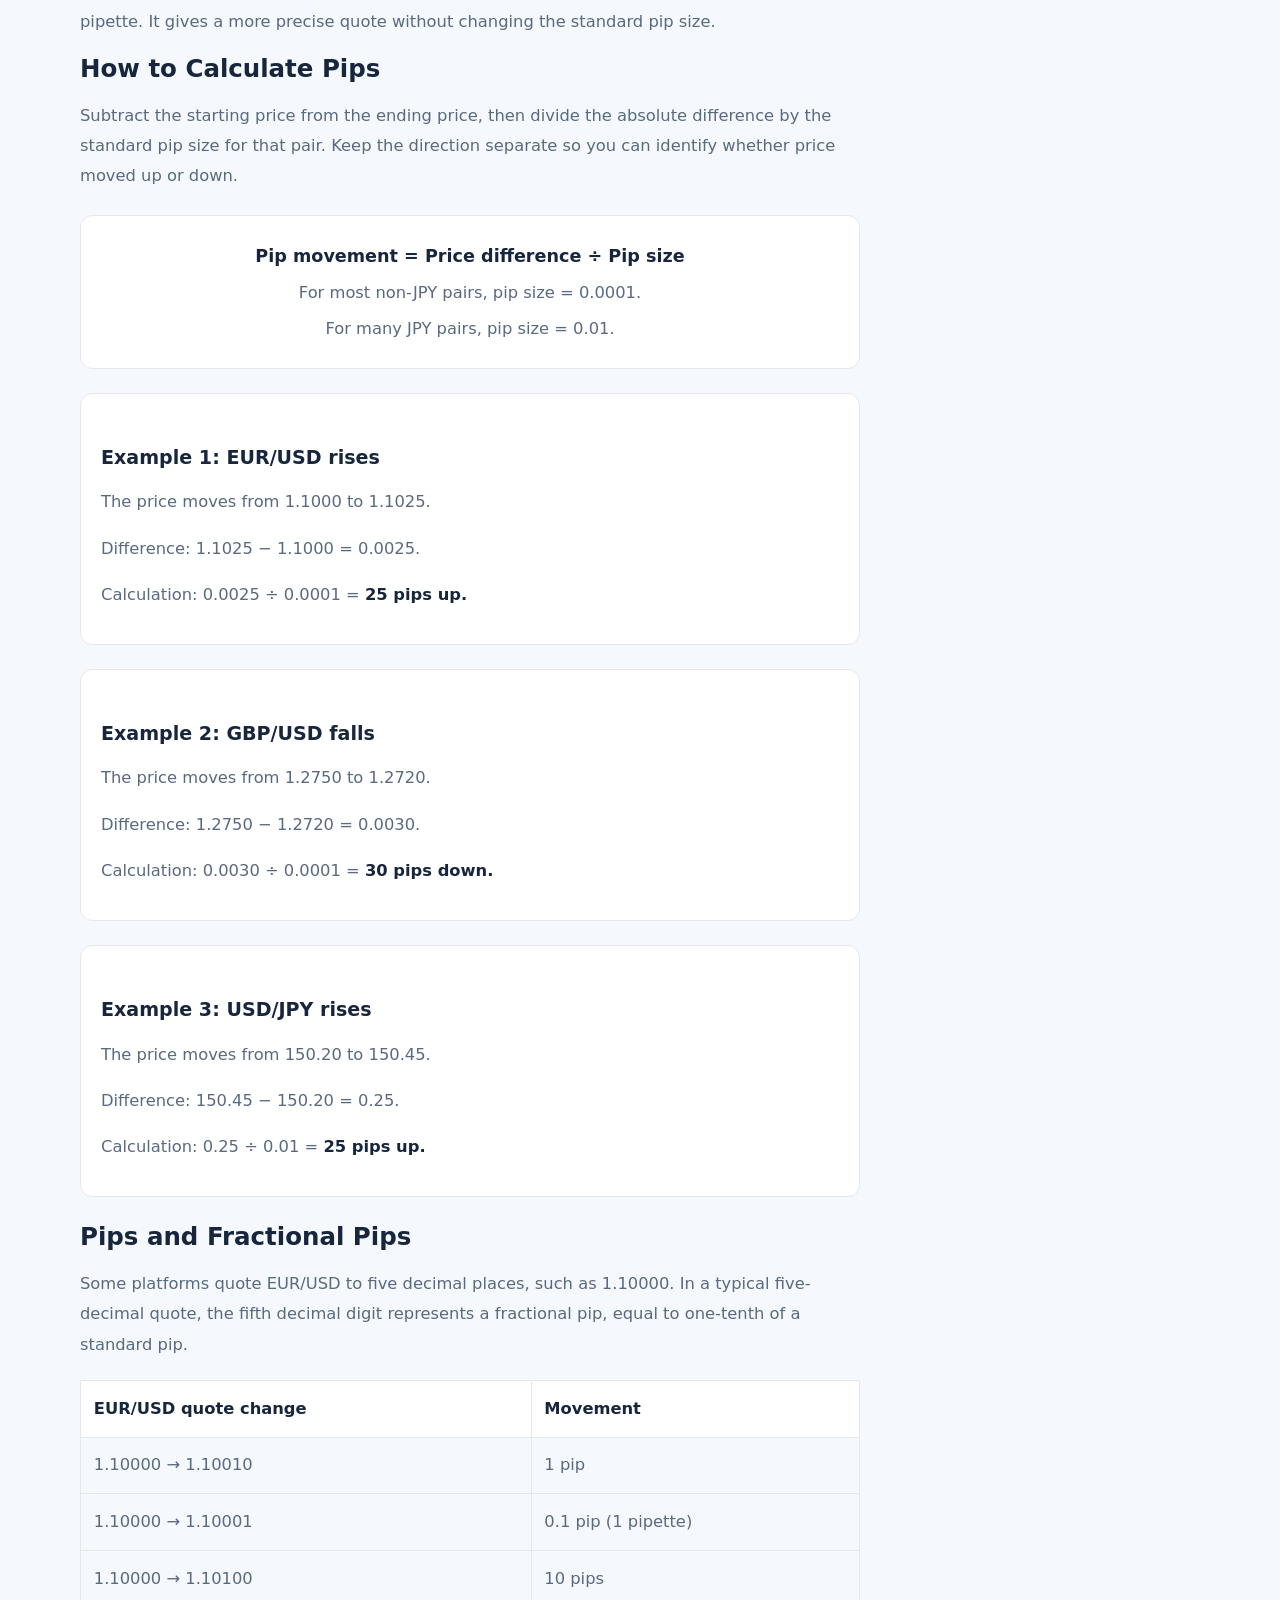
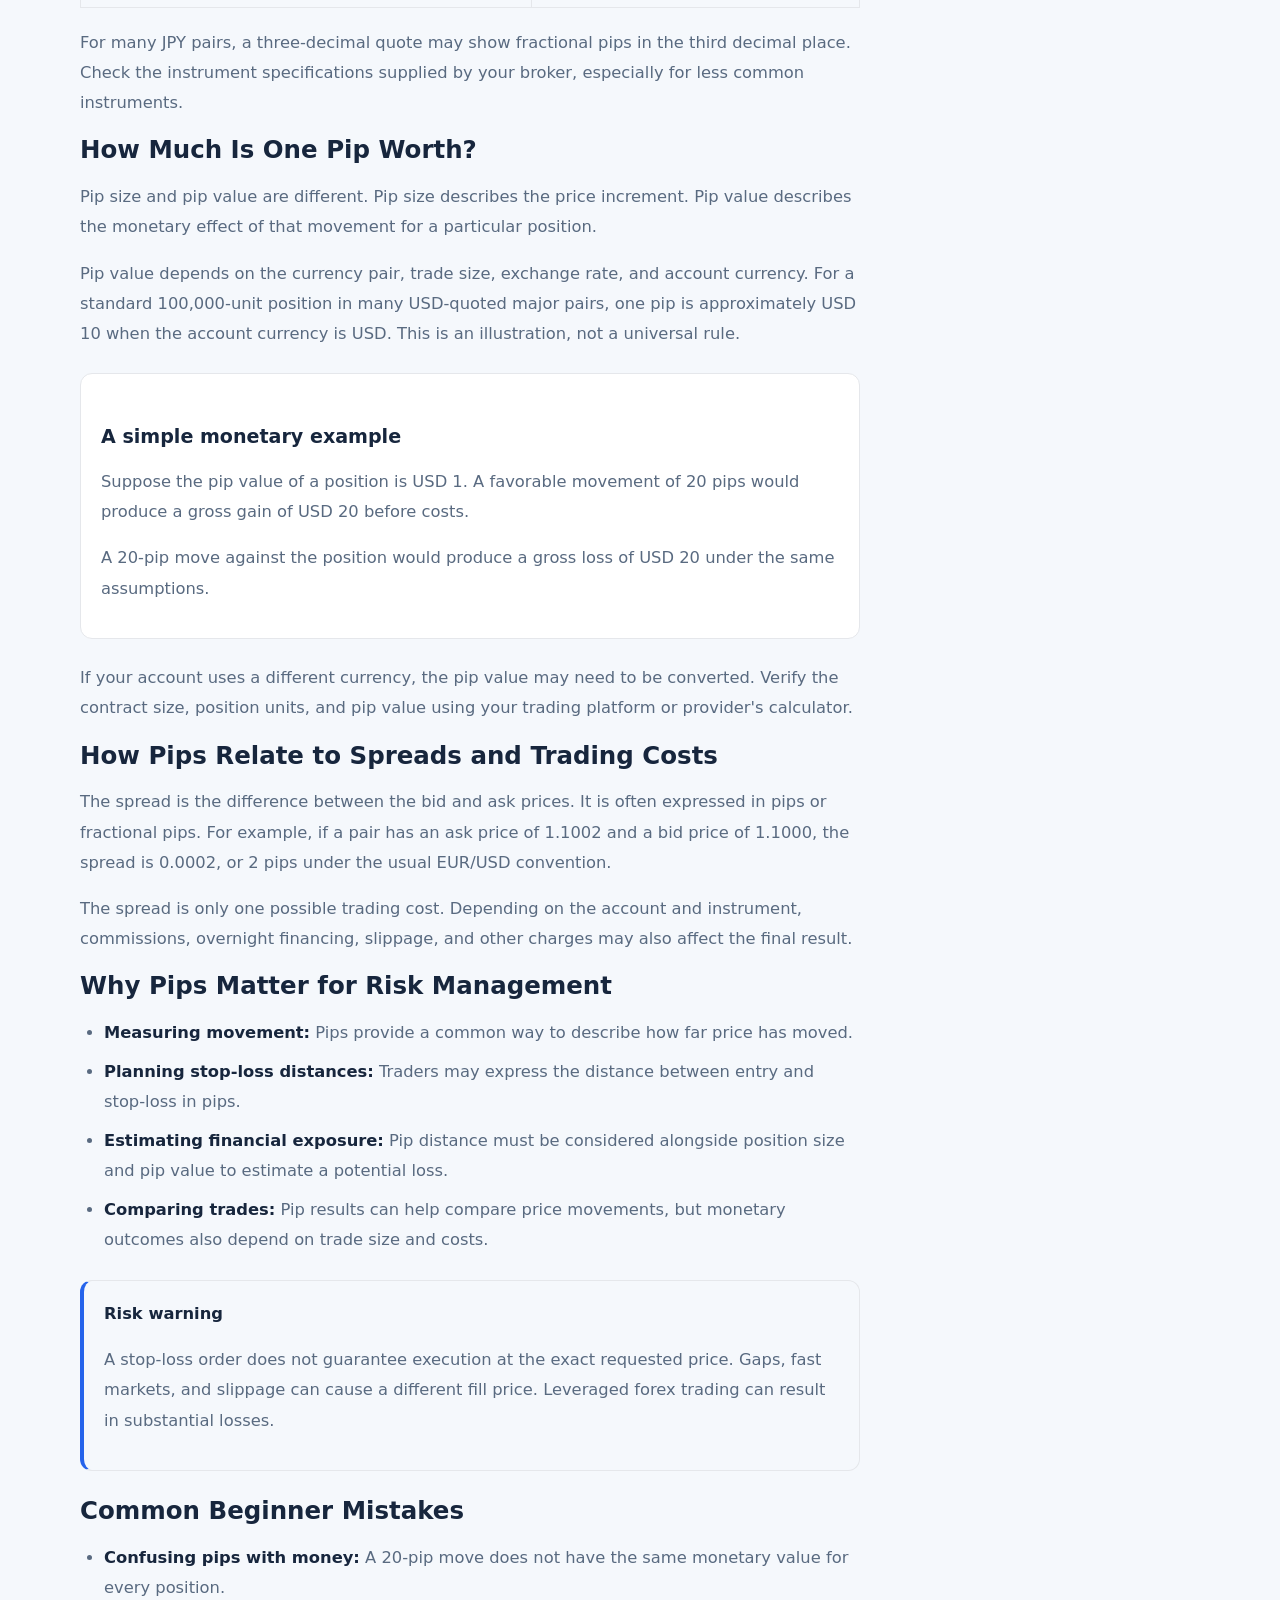
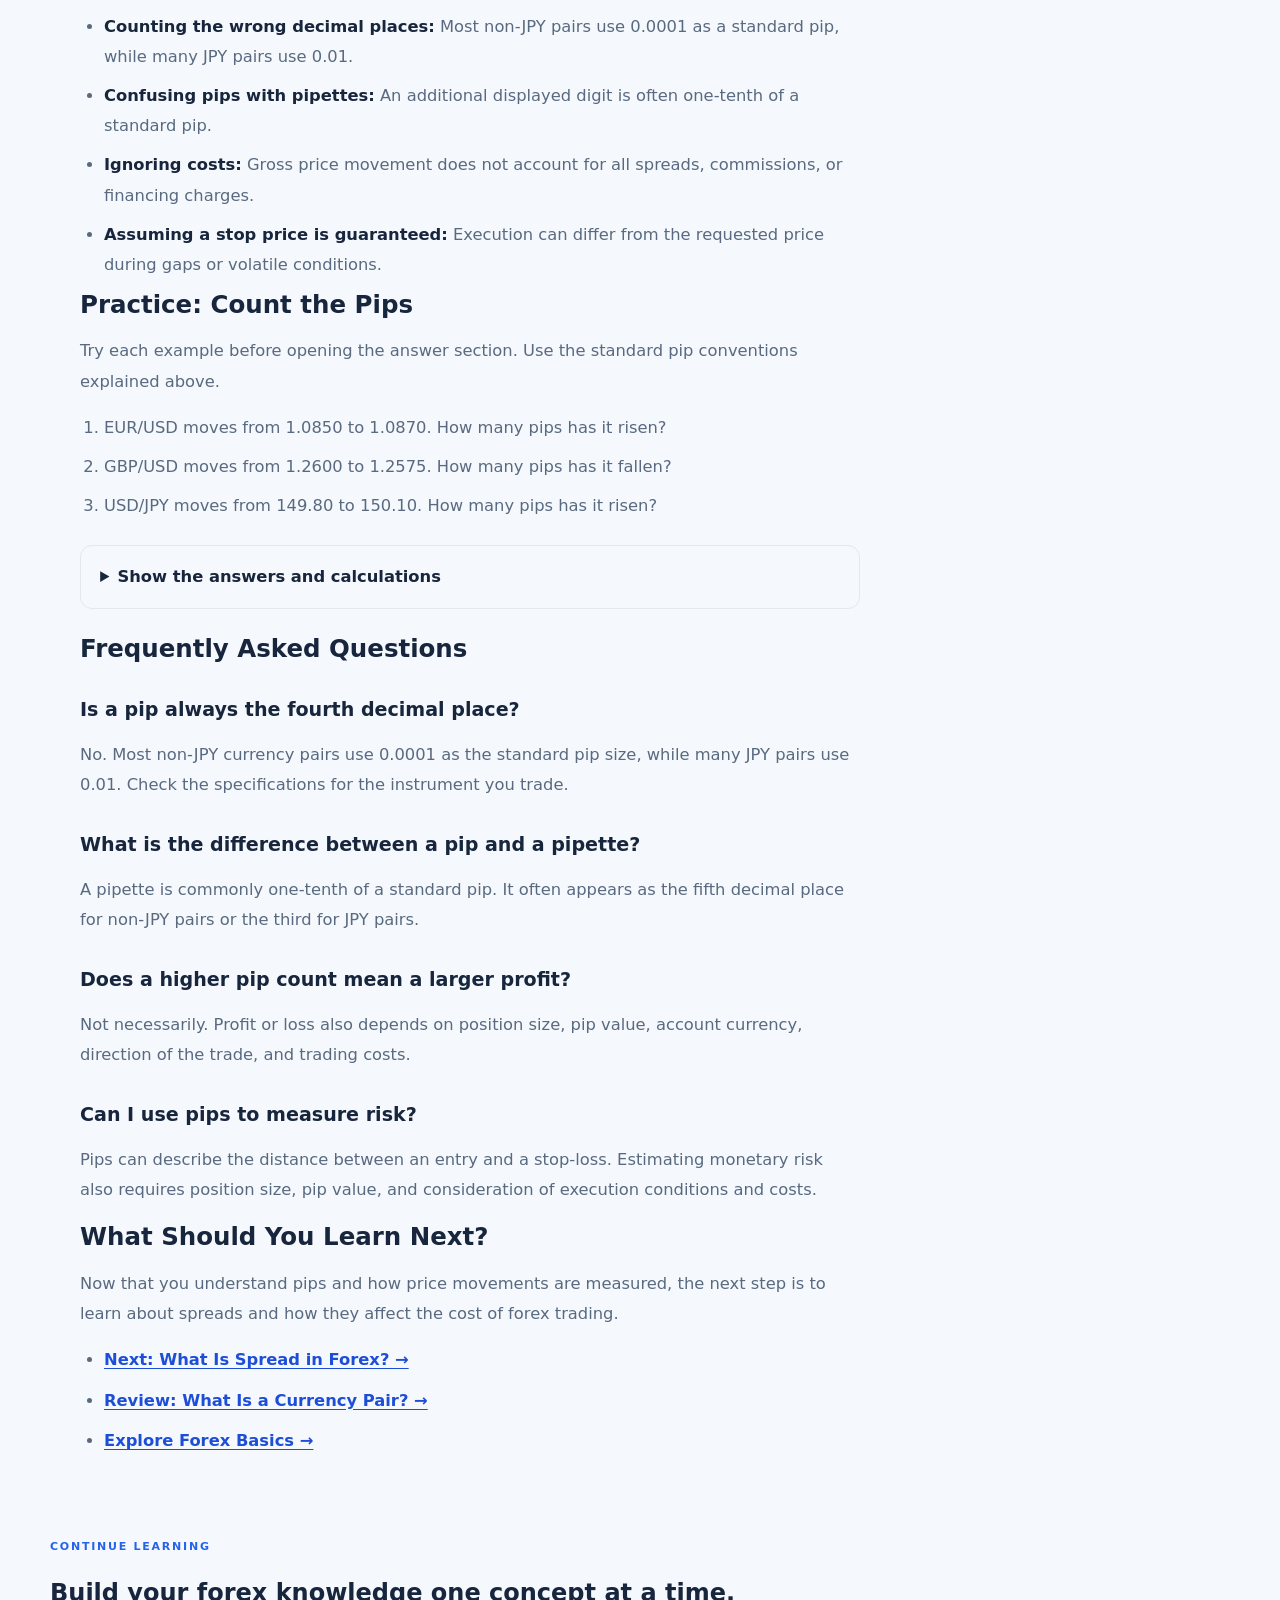
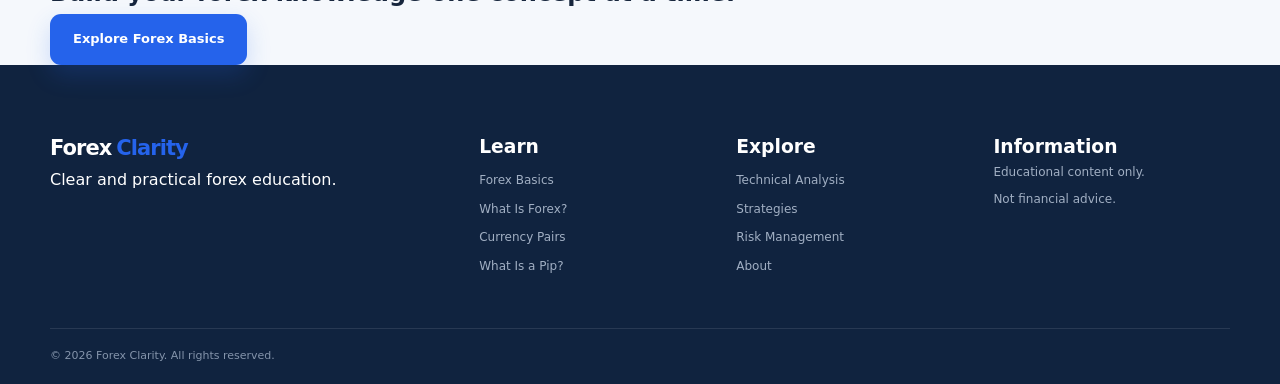
<file: forex-basics/what-is-a-pip.html>
<!doctype html>
<html lang="en">
<head>
  <meta charset="utf-8">
  <meta name="viewport" content="width=device-width, initial-scale=1">

  <title>What Is a Pip in Forex? Definition and Examples | Forex Clarity</title>
  <meta name="description" content="Learn what a pip is in forex, how to calculate pip movements, understand JPY pairs and fractional pips, and see how pip value relates to trading risk.">
  <meta name="robots" content="index, follow">

  <link rel="canonical" href="https://alimoayyed-trader.github.io/forex-clarity/forex-basics/what-is-a-pip.html">

  <meta property="og:type" content="article">
  <meta property="og:title" content="What Is a Pip in Forex? Definition and Examples">
  <meta property="og:description" content="Understand forex pips with practical price examples, JPY pair differences, and risk calculations.">
  <meta property="og:url" content="https://alimoayyed-trader.github.io/forex-clarity/forex-basics/what-is-a-pip.html">

  <link rel="stylesheet" href="../assets/css/style.css">

  <script type="application/ld+json">
  {
    "@context": "https://schema.org",
    "@type": "BreadcrumbList",
    "itemListElement": [
      {
        "@type": "ListItem",
        "position": 1,
        "name": "Home",
        "item": "https://alimoayyed-trader.github.io/forex-clarity/"
      },
      {
        "@type": "ListItem",
        "position": 2,
        "name": "Forex Basics",
        "item": "https://alimoayyed-trader.github.io/forex-clarity/forex-basics/"
      },
      {
        "@type": "ListItem",
        "position": 3,
        "name": "What Is a Pip?",
        "item": "https://alimoayyed-trader.github.io/forex-clarity/forex-basics/what-is-a-pip.html"
      }
    ]
  }
  </script>

  <script type="application/ld+json">
  {
    "@context": "https://schema.org",
    "@type": "Article",
    "@id": "https://alimoayyed-trader.github.io/forex-clarity/forex-basics/what-is-a-pip.html#article",
    "headline": "What Is a Pip in Forex? Definition and Examples",
    "description": "Learn what a pip is in forex, how to calculate pip movements, understand JPY pairs and fractional pips, and see how pip value relates to trading risk.",
    "url": "https://alimoayyed-trader.github.io/forex-clarity/forex-basics/what-is-a-pip.html",
    "author": [
      {
        "@type": "Person",
        "name": "Ali Moayyed"
      },
      {
        "@type": "Person",
        "name": "Nasrin Kheyrdost"
      }
    ],
    "publisher": {
      "@type": "Organization",
      "@id": "https://alimoayyed-trader.github.io/forex-clarity/#organization",
      "name": "Forex Clarity",
      "url": "https://alimoayyed-trader.github.io/forex-clarity/"
    },
    "mainEntityOfPage": {
      "@type": "WebPage",
      "@id": "https://alimoayyed-trader.github.io/forex-clarity/forex-basics/what-is-a-pip.html"
    }
  }
  </script>

  <style>
    /* Pip article: use the existing site brand and shared stylesheet. */

    .pip-breadcrumbs {
      padding: 1rem 0;
      color: var(--text-soft, #667085);
      font-size: .9rem;
      line-height: 1.7;
    }

    .pip-breadcrumbs a {
      color: var(--accent-dark, #2563eb);
      text-underline-offset: .18em;
    }

    .pip-hero .hero-content {
      max-width: 850px;
    }

    .pip-byline {
      margin: 1rem 0;
      color: var(--text-soft, #667085);
      font-size: .92rem;
    }

    .pip-article {
      padding: 2.5rem 0 4rem;
    }

    .pip-container {
      width: min(1120px, calc(100% - 2rem));
      margin-inline: auto;
    }

    .pip-layout {
      display: grid;
      grid-template-columns: minmax(0, 1fr) 245px;
      gap: clamp(2rem, 5vw, 4rem);
      align-items: start;
    }

    .pip-content {
      min-width: 0;
      max-width: 780px;
      font-size: 1.02rem;
      line-height: 1.85;
      overflow-wrap: anywhere;
    }

    .pip-content h2 {
      margin: 3rem 0 1rem;
      line-height: 1.3;
      scroll-margin-top: 2rem;
    }

    .pip-content h2:first-child {
      margin-top: 0;
    }

    .pip-content h3 {
      margin: 2rem 0 .6rem;
      line-height: 1.4;
    }

    .pip-content p,
    .pip-content li {
      color: var(--text-soft, #667085);
    }

    .pip-content p {
      margin: 1rem 0;
    }

    .pip-content ul,
    .pip-content ol {
      padding-inline-start: 1.5rem;
    }

    .pip-content li {
      margin: .55rem 0;
    }

    .pip-content strong {
      color: var(--text, #202938);
    }

    .pip-content a {
      text-underline-offset: .18em;
    }

    .pip-toc,
    .pip-note,
    .pip-example,
    .pip-formula,
    .pip-warning {
      padding: 1.15rem 1.25rem;
      border: 1px solid var(--border, #e5e7eb);
      border-radius: 12px;
      margin: 1.5rem 0;
    }

    .pip-toc {
      position: sticky;
      top: 1.25rem;
      margin: 0;
    }

    .pip-toc h2,
    .pip-toc h3 {
      margin: 0 0 .8rem;
      font-size: 1.05rem;
    }

    .pip-toc ol {
      margin: 0;
      padding-inline-start: 1.25rem;
    }

    .pip-toc li {
      margin: .5rem 0;
      font-size: .92rem;
      line-height: 1.6;
    }

    .pip-note {
      background: var(--surface, #f8fafc);
    }

    .pip-example {
      background: var(--surface, #f8fafc);
    }

    .pip-formula {
      background: var(--surface, #f8fafc);
      text-align: center;
    }

    .pip-formula p {
      margin: .35rem 0;
    }

    .pip-formula .formula {
      color: var(--text, #202938);
      font-size: 1.1rem;
      font-weight: 700;
      overflow-wrap: anywhere;
    }

    .pip-warning {
      border-inline-start: 4px solid var(--accent, #2563eb);
    }

    .pip-table-wrap {
      width: 100%;
      overflow-x: auto;
      margin: 1.25rem 0;
    }

    .pip-content table {
      width: 100%;
      min-width: 480px;
      border-collapse: collapse;
    }

    .pip-content th,
    .pip-content td {
      padding: .8rem;
      border: 1px solid var(--border, #e5e7eb);
      text-align: start;
      vertical-align: top;
    }

    .pip-content th {
      color: var(--text, #202938);
      background: var(--surface, #f8fafc);
    }

    .pip-content td {
      color: var(--text-soft, #667085);
    }

    .pip-quiz {
      margin: 1.5rem 0;
      padding: 1rem 1.2rem;
      border: 1px solid var(--border, #e5e7eb);
      border-radius: 12px;
    }

    .pip-quiz summary {
      cursor: pointer;
      font-weight: 700;
    }

    .pip-quiz summary:focus-visible,
    .pip-content a:focus-visible,
    .pip-toc a:focus-visible {
      outline: 3px solid var(--accent, #2563eb);
      outline-offset: 3px;
    }

    .pip-related {
      padding: 0;
    }

    .pip-related li {
      margin: .65rem 0;
    }

    @media (max-width: 820px) {
      .pip-layout {
        grid-template-columns: minmax(0, 1fr);
      }

      .pip-toc {
        position: static;
        grid-row: 1;
      }

      .pip-content {
        max-width: none;
      }
    }

    @media (max-width: 480px) {
      .pip-article {
        padding-top: 1.5rem;
      }

      .pip-toc,
      .pip-note,
      .pip-example,
      .pip-formula,
      .pip-warning {
        padding: 1rem;
      }
    }
    /* Related article links */
.pip-related a {
  color: var(--accent-dark, #2563eb);
  font-weight: 600;
  text-decoration: underline;
  text-underline-offset: 0.2em;
  transition: color 0.2s ease;
}

.pip-related a:hover {
  color: var(--accent, #1d4ed8);
}

.pip-related a:focus-visible {
  outline: 2px solid var(--accent, #2563eb);
  outline-offset: 4px;
  border-radius: 2px;
}
  </style>
</head>

<body>

<header class="site-header">
  <div class="container nav-wrap">
    <a class="logo" href="../">Forex <span>Clarity</span></a>

    <nav class="main-nav" aria-label="Main navigation">
      <a href="../">Home</a>
      <a href="./">Forex Basics</a>
      <a href="../#analysis">Analysis</a>
      <a href="../#strategies">Strategies</a>
      <a href="../#risk">Risk Management</a>
    </nav>

    <a class="header-button" href="../#learn">Start Learning</a>
  </div>
</header>

<nav class="pip-breadcrumbs" aria-label="Breadcrumb">
  <div class="pip-container">
    <a href="../">Home</a>
    <span aria-hidden="true"> / </span>
    <a href="./">Forex Basics</a>
    <span aria-hidden="true"> / </span>
    <span aria-current="page">What Is a Pip?</span>
  </div>
</nav>

<section class="hero pip-hero">
  <div class="container">
    <div class="hero-content">
      <p class="eyebrow">FOREX BASICS</p>

      <h1>What Is a <span>Pip</span> in Forex?</h1>

      <p class="pip-byline">
        By Ali Moayyed and Nasrin Kheyrdost
      </p>

      <p class="hero-description">
        Learn how pips measure forex price movements, how to calculate
        pip changes in major currency pairs, and why pip value matters
        when evaluating trading costs and risk.
      </p>
    </div>
  </div>
</section>

<main class="pip-article">
  <div class="pip-container">
    <div class="pip-layout">

      <article class="pip-content">

        <section id="introduction">
          <h2>Understanding Pips in Forex</h2>

          <p>
            A pip is a standard unit used to describe changes in a
            currency pair's exchange rate. Traders use pips to measure
            price movements, compare changes, and discuss spreads and
            trade outcomes.
          </p>

          <p>
            For most non-JPY currency pairs, one pip is 0.0001.
            For many pairs involving the Japanese yen (JPY), one pip
            is 0.01. These conventions help traders describe price
            movements consistently.
          </p>

          <div class="pip-note">
            <strong>Remember:</strong>
            The number of pips alone does not tell you how much money
            you have gained or lost. The financial result also depends
            on position size, the instrument, account currency, and
            trading costs.
          </div>
        </section>

        <section id="definition">
          <h2>What Does Pip Mean?</h2>

          <p>
            A pip is a conventional unit for measuring the change in
            an exchange rate. The standard pip size depends on the
            currency pair and, for some instruments, the provider's
            contract specifications.
          </p>

          <div class="pip-table-wrap">
            <table>
              <thead>
                <tr>
                  <th scope="col">Pair type</th>
                  <th scope="col">Example price</th>
                  <th scope="col">Typical pip size</th>
                </tr>
              </thead>
              <tbody>
                <tr>
                  <td>EUR/USD</td>
                  <td>1.1000</td>
                  <td>0.0001</td>
                </tr>
                <tr>
                  <td>GBP/USD</td>
                  <td>1.2750</td>
                  <td>0.0001</td>
                </tr>
                <tr>
                  <td>USD/JPY</td>
                  <td>150.20</td>
                  <td>0.01</td>
                </tr>
              </tbody>
            </table>
          </div>

          <p>
            Many platforms display an additional decimal digit. This
            is commonly called a fractional pip or pipette. It gives
            a more precise quote without changing the standard pip size.
          </p>
        </section>

        <section id="calculation">
          <h2>How to Calculate Pips</h2>

          <p>
            Subtract the starting price from the ending price, then
            divide the absolute difference by the standard pip size
            for that pair. Keep the direction separate so you can
            identify whether price moved up or down.
          </p>

          <div class="pip-formula">
            <p class="formula">Pip movement = Price difference ÷ Pip size</p>
            <p>For most non-JPY pairs, pip size = 0.0001.</p>
            <p>For many JPY pairs, pip size = 0.01.</p>
          </div>

          <div class="pip-example">
            <h3>Example 1: EUR/USD rises</h3>
            <p>
              The price moves from 1.1000 to 1.1025.
            </p>
            <p>
              Difference: 1.1025 − 1.1000 = 0.0025.
            </p>
            <p>
              Calculation: 0.0025 ÷ 0.0001 = <strong>25 pips up.</strong>
            </p>
          </div>

          <div class="pip-example">
            <h3>Example 2: GBP/USD falls</h3>
            <p>
              The price moves from 1.2750 to 1.2720.
            </p>
            <p>
              Difference: 1.2750 − 1.2720 = 0.0030.
            </p>
            <p>
              Calculation: 0.0030 ÷ 0.0001 = <strong>30 pips down.</strong>
            </p>
          </div>

          <div class="pip-example">
            <h3>Example 3: USD/JPY rises</h3>
            <p>
              The price moves from 150.20 to 150.45.
            </p>
            <p>
              Difference: 150.45 − 150.20 = 0.25.
            </p>
            <p>
              Calculation: 0.25 ÷ 0.01 = <strong>25 pips up.</strong>
            </p>
          </div>
        </section>

        <section id="fractional-pips">
          <h2>Pips and Fractional Pips</h2>

          <p>
            Some platforms quote EUR/USD to five decimal places,
            such as 1.10000. In a typical five-decimal quote, the
            fifth decimal digit represents a fractional pip, equal
            to one-tenth of a standard pip.
          </p>

          <div class="pip-table-wrap">
            <table>
              <thead>
                <tr>
                  <th scope="col">EUR/USD quote change</th>
                  <th scope="col">Movement</th>
                </tr>
              </thead>
              <tbody>
                <tr>
                  <td>1.10000 → 1.10010</td>
                  <td>1 pip</td>
                </tr>
                <tr>
                  <td>1.10000 → 1.10001</td>
                  <td>0.1 pip (1 pipette)</td>
                </tr>
                <tr>
                  <td>1.10000 → 1.10100</td>
                  <td>10 pips</td>
                </tr>
              </tbody>
            </table>
          </div>

          <p>
            For many JPY pairs, a three-decimal quote may show
            fractional pips in the third decimal place. Check the
            instrument specifications supplied by your broker,
            especially for less common instruments.
          </p>
        </section>

        <section id="pip-value">
          <h2>How Much Is One Pip Worth?</h2>

          <p>
            Pip size and pip value are different. Pip size describes
            the price increment. Pip value describes the monetary
            effect of that movement for a particular position.
          </p>

          <p>
            Pip value depends on the currency pair, trade size,
            exchange rate, and account currency. For a standard
            100,000-unit position in many USD-quoted major pairs,
            one pip is approximately USD 10 when the account currency
            is USD. This is an illustration, not a universal rule.
          </p>

          <div class="pip-example">
            <h3>A simple monetary example</h3>
            <p>
              Suppose the pip value of a position is USD 1.
              A favorable movement of 20 pips would produce a
              gross gain of USD 20 before costs.
            </p>
            <p>
              A 20-pip move against the position would produce
              a gross loss of USD 20 under the same assumptions.
            </p>
          </div>

          <p>
            If your account uses a different currency, the pip value
            may need to be converted. Verify the contract size,
            position units, and pip value using your trading platform
            or provider's calculator.
          </p>
        </section>

        <section id="spreads">
          <h2>How Pips Relate to Spreads and Trading Costs</h2>

          <p>
            The spread is the difference between the bid and ask
            prices. It is often expressed in pips or fractional pips.
            For example, if a pair has an ask price of 1.1002 and a
            bid price of 1.1000, the spread is 0.0002, or 2 pips
            under the usual EUR/USD convention.
          </p>

          <p>
            The spread is only one possible trading cost. Depending
            on the account and instrument, commissions, overnight
            financing, slippage, and other charges may also affect
            the final result.
          </p>
        </section>

        <section id="risk">
          <h2>Why Pips Matter for Risk Management</h2>

          <ul>
            <li>
              <strong>Measuring movement:</strong>
              Pips provide a common way to describe how far price
              has moved.
            </li>
            <li>
              <strong>Planning stop-loss distances:</strong>
              Traders may express the distance between entry and
              stop-loss in pips.
            </li>
            <li>
              <strong>Estimating financial exposure:</strong>
              Pip distance must be considered alongside position
              size and pip value to estimate a potential loss.
            </li>
            <li>
              <strong>Comparing trades:</strong>
              Pip results can help compare price movements, but
              monetary outcomes also depend on trade size and costs.
            </li>
          </ul>

          <div class="pip-warning">
            <strong>Risk warning</strong>
            <p>
              A stop-loss order does not guarantee execution at
              the exact requested price. Gaps, fast markets, and
              slippage can cause a different fill price. Leveraged
              forex trading can result in substantial losses.
            </p>
          </div>
        </section>

        <section id="mistakes">
          <h2>Common Beginner Mistakes</h2>

          <ul>
            <li>
              <strong>Confusing pips with money:</strong>
              A 20-pip move does not have the same monetary value
              for every position.
            </li>
            <li>
              <strong>Counting the wrong decimal places:</strong>
              Most non-JPY pairs use 0.0001 as a standard pip,
              while many JPY pairs use 0.01.
            </li>
            <li>
              <strong>Confusing pips with pipettes:</strong>
              An additional displayed digit is often one-tenth
              of a standard pip.
            </li>
            <li>
              <strong>Ignoring costs:</strong>
              Gross price movement does not account for all
              spreads, commissions, or financing charges.
            </li>
            <li>
              <strong>Assuming a stop price is guaranteed:</strong>
              Execution can differ from the requested price
              during gaps or volatile conditions.
            </li>
          </ul>
        </section>

        <section id="practice">
          <h2>Practice: Count the Pips</h2>

          <p>
            Try each example before opening the answer section.
            Use the standard pip conventions explained above.
          </p>

          <ol>
            <li>
              EUR/USD moves from 1.0850 to 1.0870.
              How many pips has it risen?
            </li>
            <li>
              GBP/USD moves from 1.2600 to 1.2575.
              How many pips has it fallen?
            </li>
            <li>
              USD/JPY moves from 149.80 to 150.10.
              How many pips has it risen?
            </li>
          </ol>

          <details class="pip-quiz">
            <summary>Show the answers and calculations</summary>

            <p>
              <strong>1. 20 pips up.</strong>
              (1.0870 − 1.0850) ÷ 0.0001 = 20.
            </p>

            <p>
              <strong>2. 25 pips down.</strong>
              (1.2600 − 1.2575) ÷ 0.0001 = 25.
            </p>

            <p>
              <strong>3. 30 pips up.</strong>
              (150.10 − 149.80) ÷ 0.01 = 30.
            </p>
          </details>
        </section>

        <section id="faq">
          <h2>Frequently Asked Questions</h2>

          <h3>Is a pip always the fourth decimal place?</h3>
          <p>
            No. Most non-JPY currency pairs use 0.0001 as the
            standard pip size, while many JPY pairs use 0.01.
            Check the specifications for the instrument you trade.
          </p>

          <h3>What is the difference between a pip and a pipette?</h3>
          <p>
            A pipette is commonly one-tenth of a standard pip.
            It often appears as the fifth decimal place for
            non-JPY pairs or the third for JPY pairs.
          </p>

          <h3>Does a higher pip count mean a larger profit?</h3>
          <p>
            Not necessarily. Profit or loss also depends on
            position size, pip value, account currency, direction
            of the trade, and trading costs.
          </p>

          <h3>Can I use pips to measure risk?</h3>
          <p>
            Pips can describe the distance between an entry and
            a stop-loss. Estimating monetary risk also requires
            position size, pip value, and consideration of
            execution conditions and costs.
          </p>
        </section>

       <section id="next-steps">
  <h2>What Should You Learn Next?</h2>

  <p>
    Now that you understand pips and how price movements
    are measured, the next step is to learn about spreads
    and how they affect the cost of forex trading.
  </p>

  <ul class="pip-related">
    <li>
      <a href="./what-is-a-forex-spread.html">
        Next: What Is Spread in Forex? →
      </a>
    </li>

    <li>
      <a href="./currency-pairs.html">
        Review: What Is a Currency Pair? →
      </a>
    </li>

    <li>
      <a href="./">
        Explore Forex Basics →
      </a>
    </li>
  </ul>
</section>
      </article>

      <aside class="pip-toc" aria-label="Article contents">
        <h2>On This Page</h2>
        <ol>
          <li><a href="#introduction">Understanding Pips</a></li>
          <li><a href="#definition">Pip Definition</a></li>
          <li><a href="#calculation">Calculate Pips</a></li>
          <li><a href="#fractional-pips">Fractional Pips</a></li>
          <li><a href="#pip-value">Pip Value</a></li>
          <li><a href="#spreads">Spreads and Costs</a></li>
          <li><a href="#risk">Risk Management</a></li>
          <li><a href="#mistakes">Common Mistakes</a></li>
          <li><a href="#practice">Practice</a></li>
          <li><a href="#faq">FAQs</a></li>
        </ol>

        <div class="pip-note">
          <strong>Learning tip</strong>
          <p>
            Practise the calculations with sample prices before
            using them to estimate real trading exposure.
          </p>
        </div>
      </aside>

    </div>
  </div>
</main>

<section class="cta-section">
  <div class="container cta-content">
    <p class="eyebrow">CONTINUE LEARNING</p>

    <h2>Build your forex knowledge one concept at a time.</h2>

    <a class="button button-primary" href="./">
      Explore Forex Basics
    </a>
  </div>
</section>

<footer class="site-footer">
  <div class="container footer-grid">

    <div>
      <a class="logo footer-logo" href="../">
        Forex <span>Clarity</span>
      </a>
      <p>Clear and practical forex education.</p>
    </div>

    <div>
      <h3>Learn</h3>
      <a href="./">Forex Basics</a>
      <a href="./what-is-forex.html">What Is Forex?</a>
      <a href="./currency-pairs.html">Currency Pairs</a>
      <a href="./what-is-a-pip.html">What Is a Pip?</a>
    </div>

    <div>
      <h3>Explore</h3>
      <a href="../#analysis">Technical Analysis</a>
      <a href="../#strategies">Strategies</a>
      <a href="../#risk">Risk Management</a>
      <a href="../about/">About</a>
    </div>

    <div>
      <h3>Information</h3>
      <p>Educational content only.</p>
      <p>Not financial advice.</p>
    </div>

  </div>

  <div class="container footer-bottom">
    <p>© 2026 Forex Clarity. All rights reserved.</p>
  </div>
</footer>

</body>
</html>
</file>
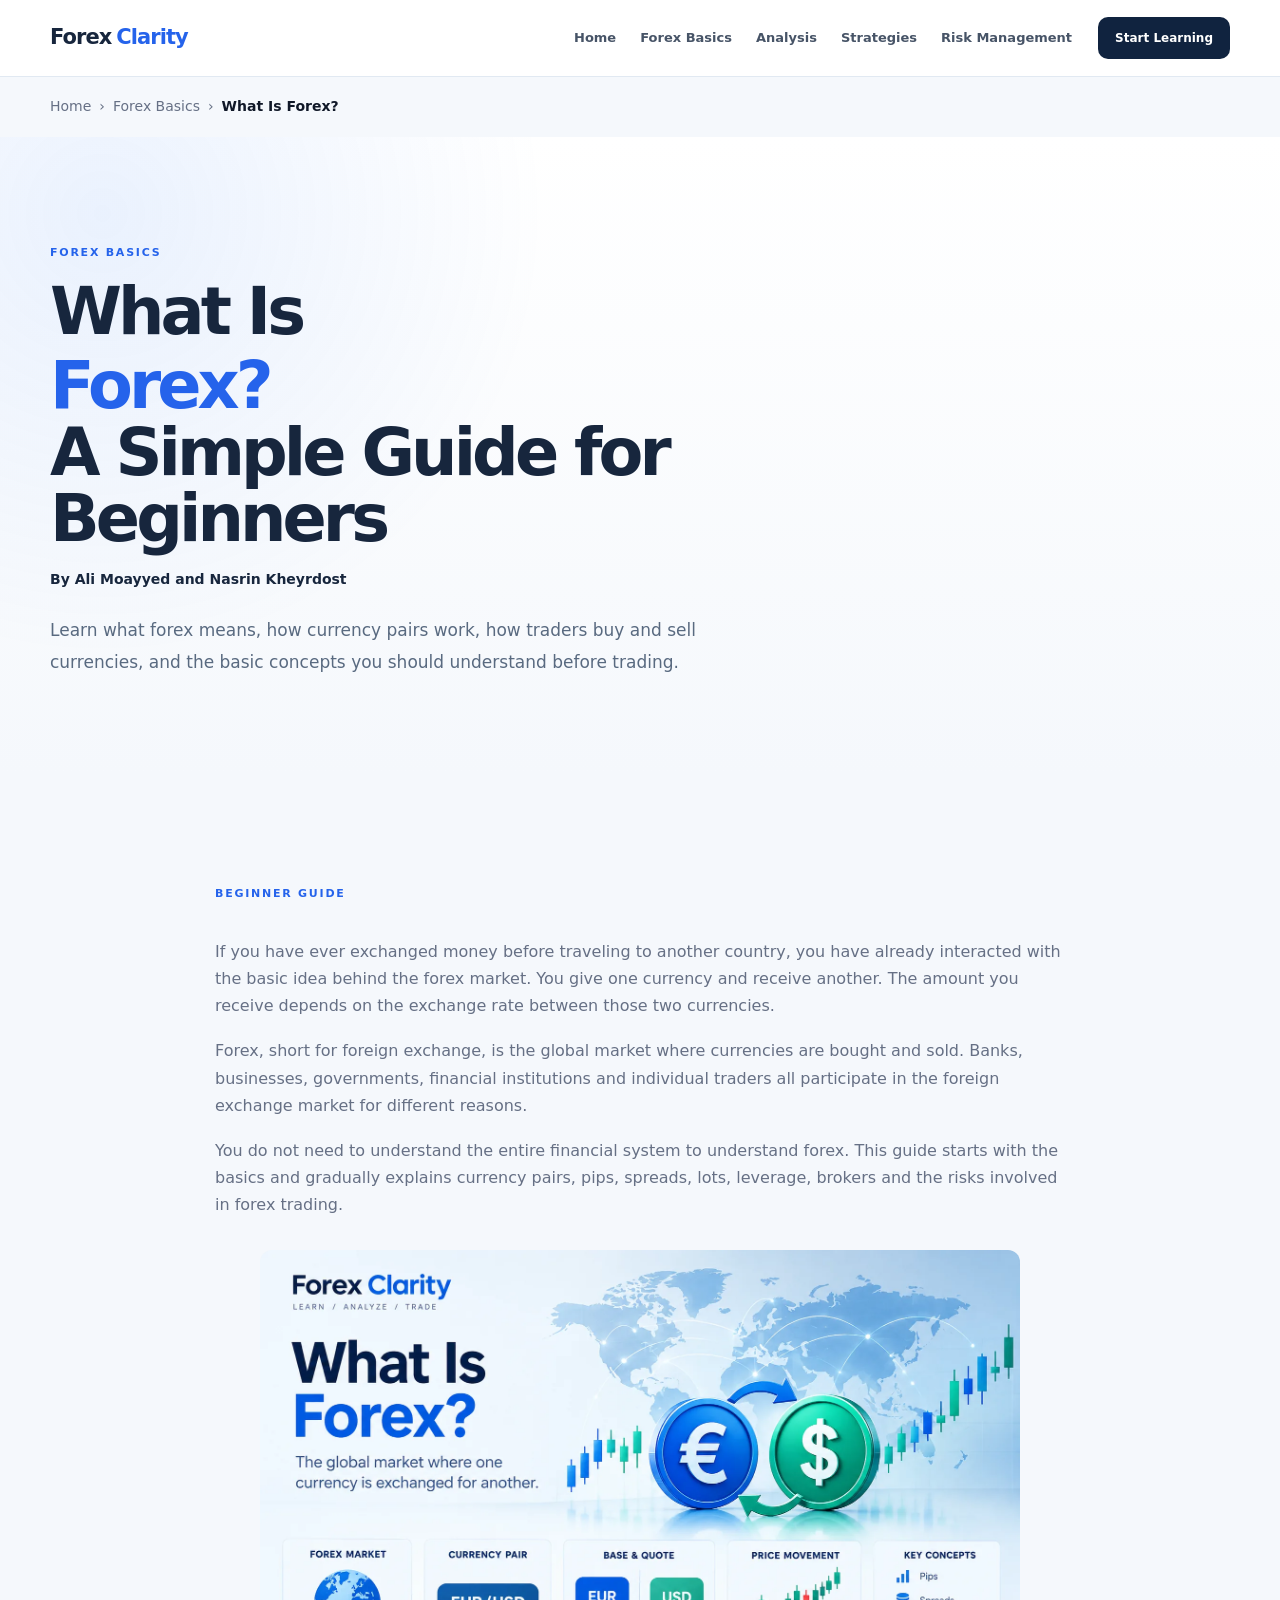
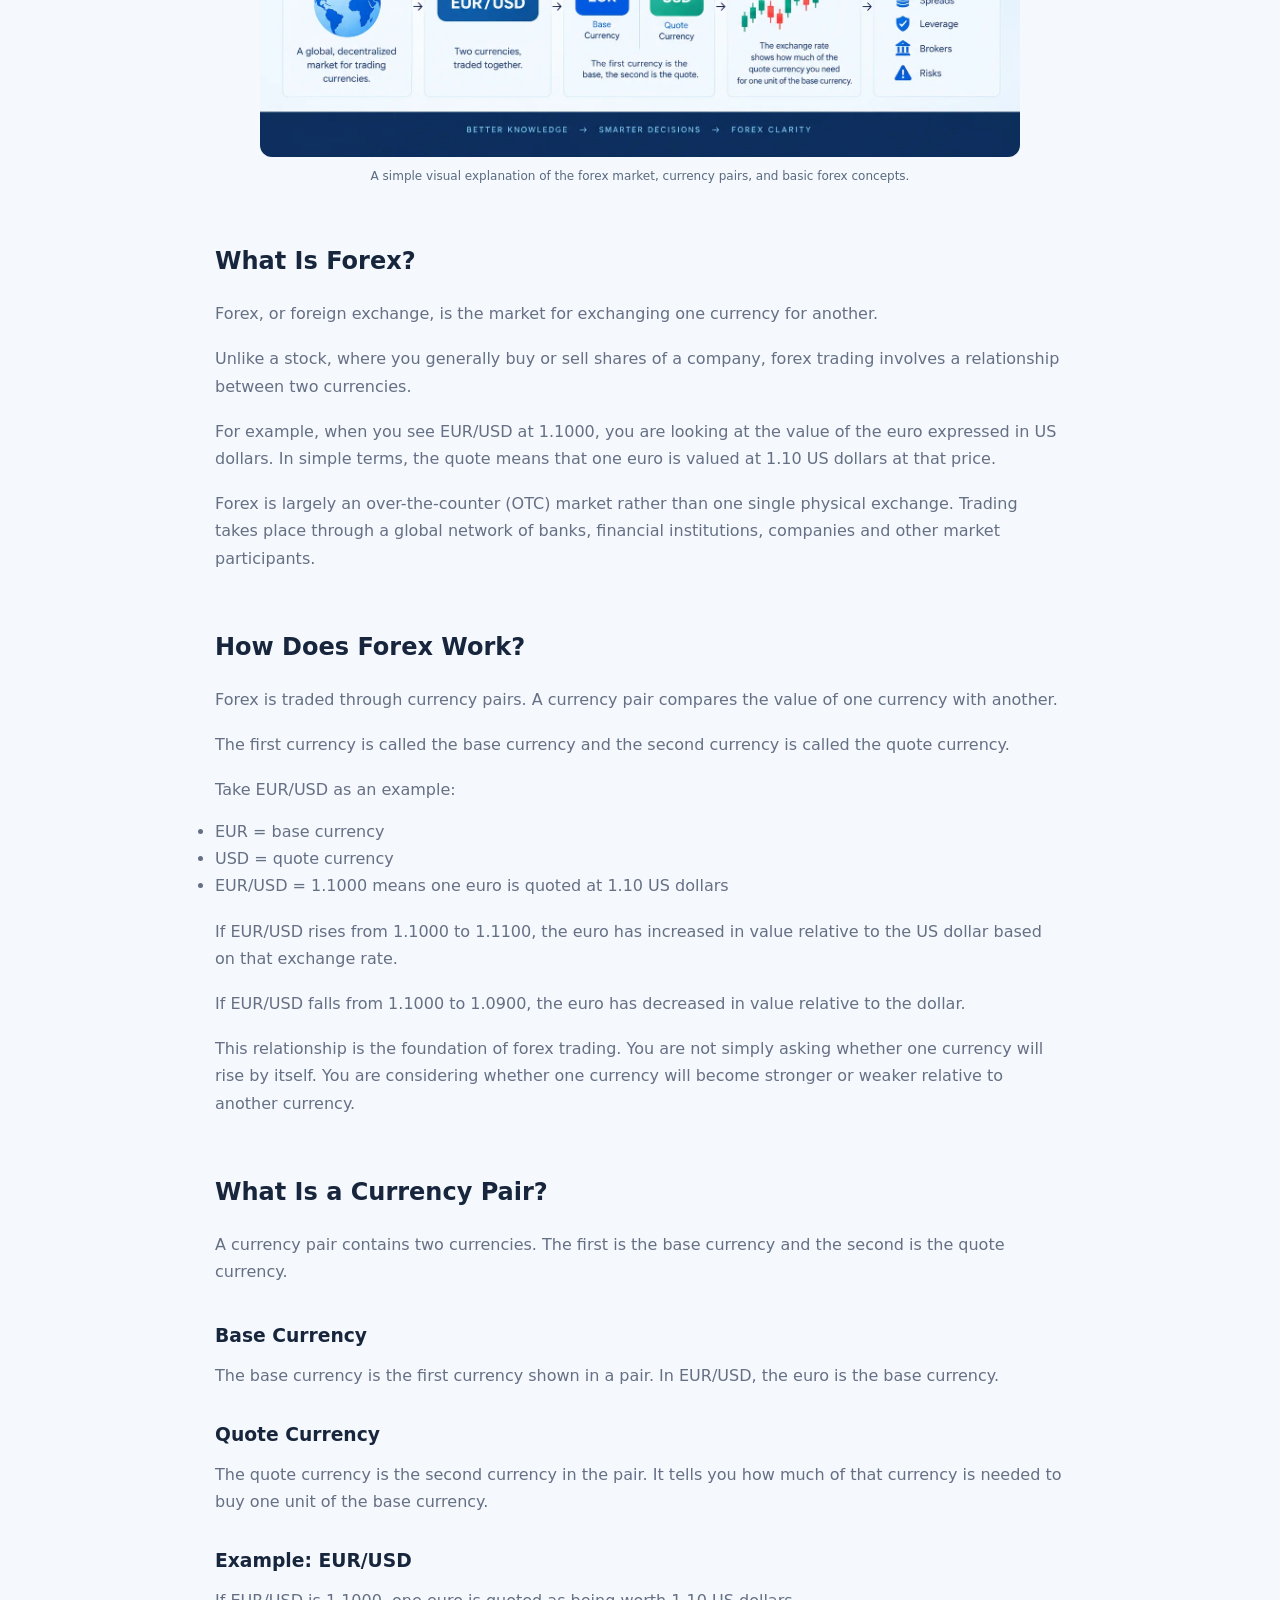
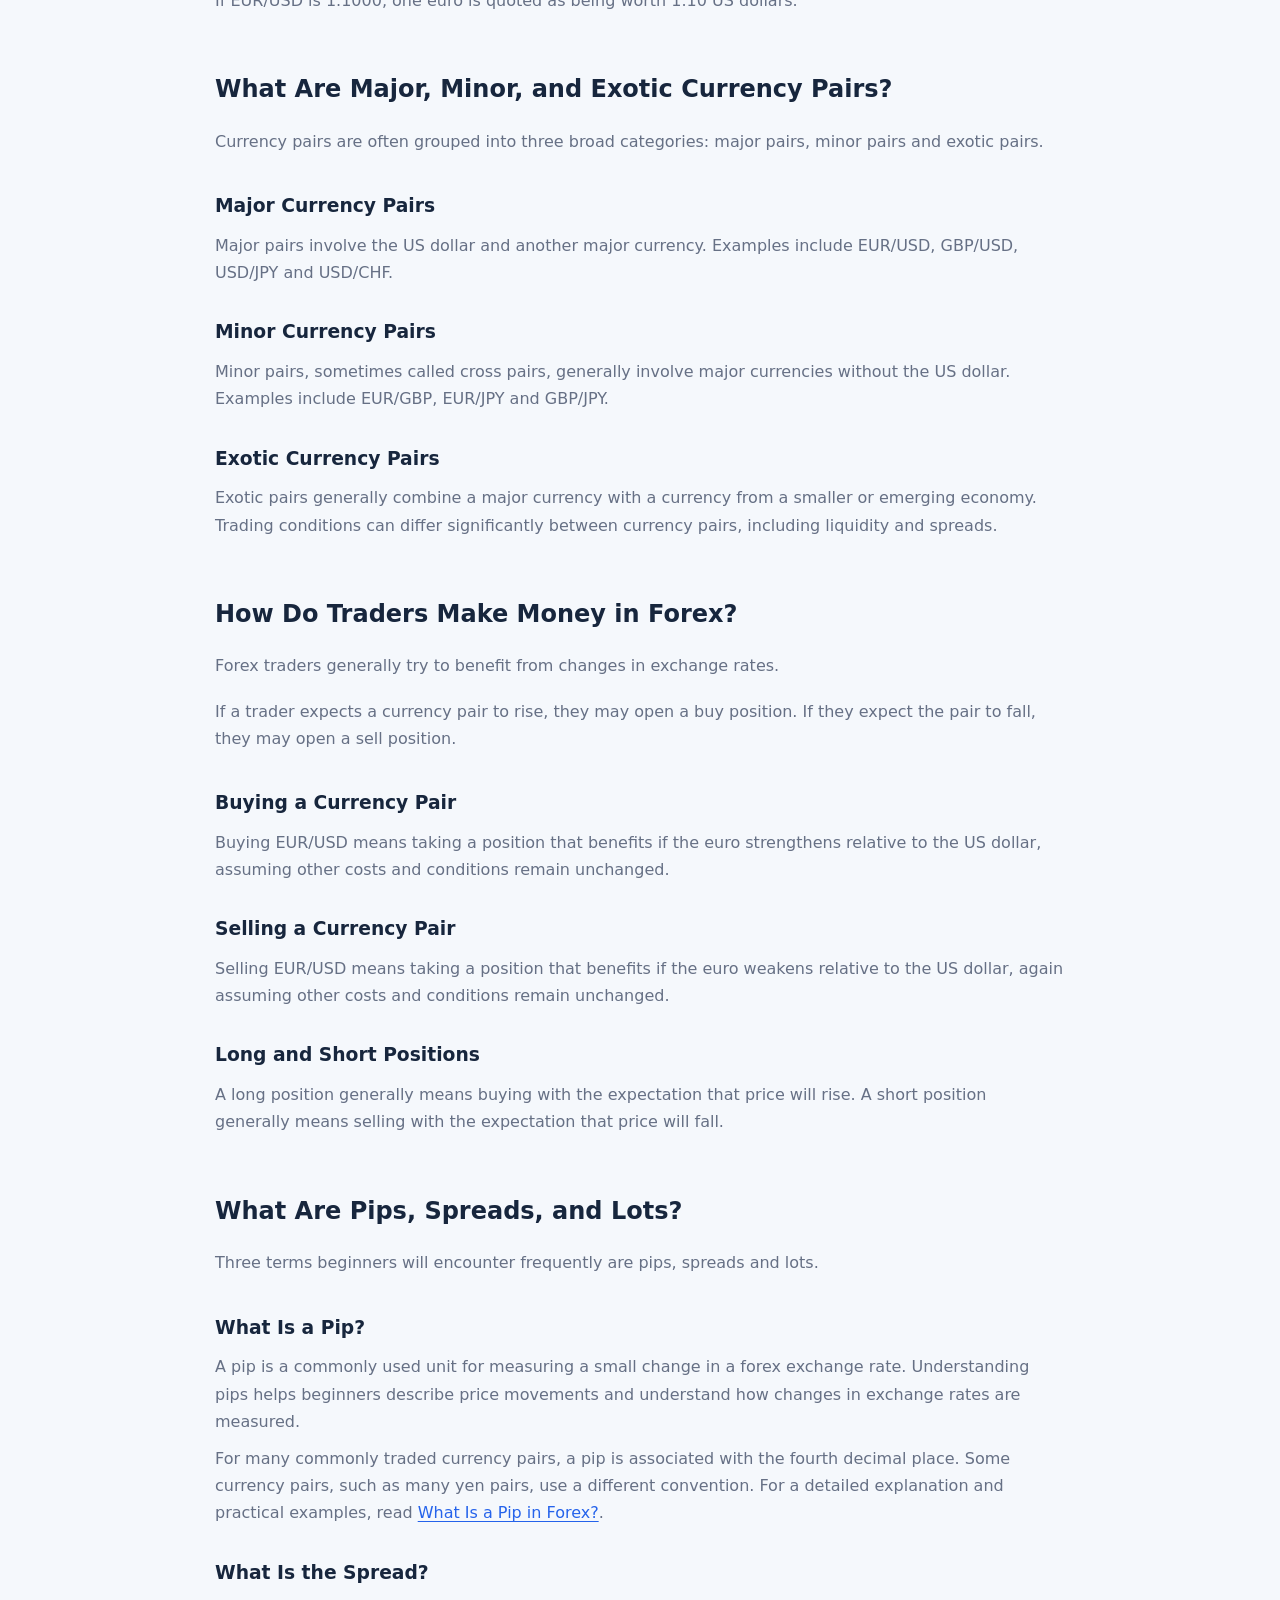
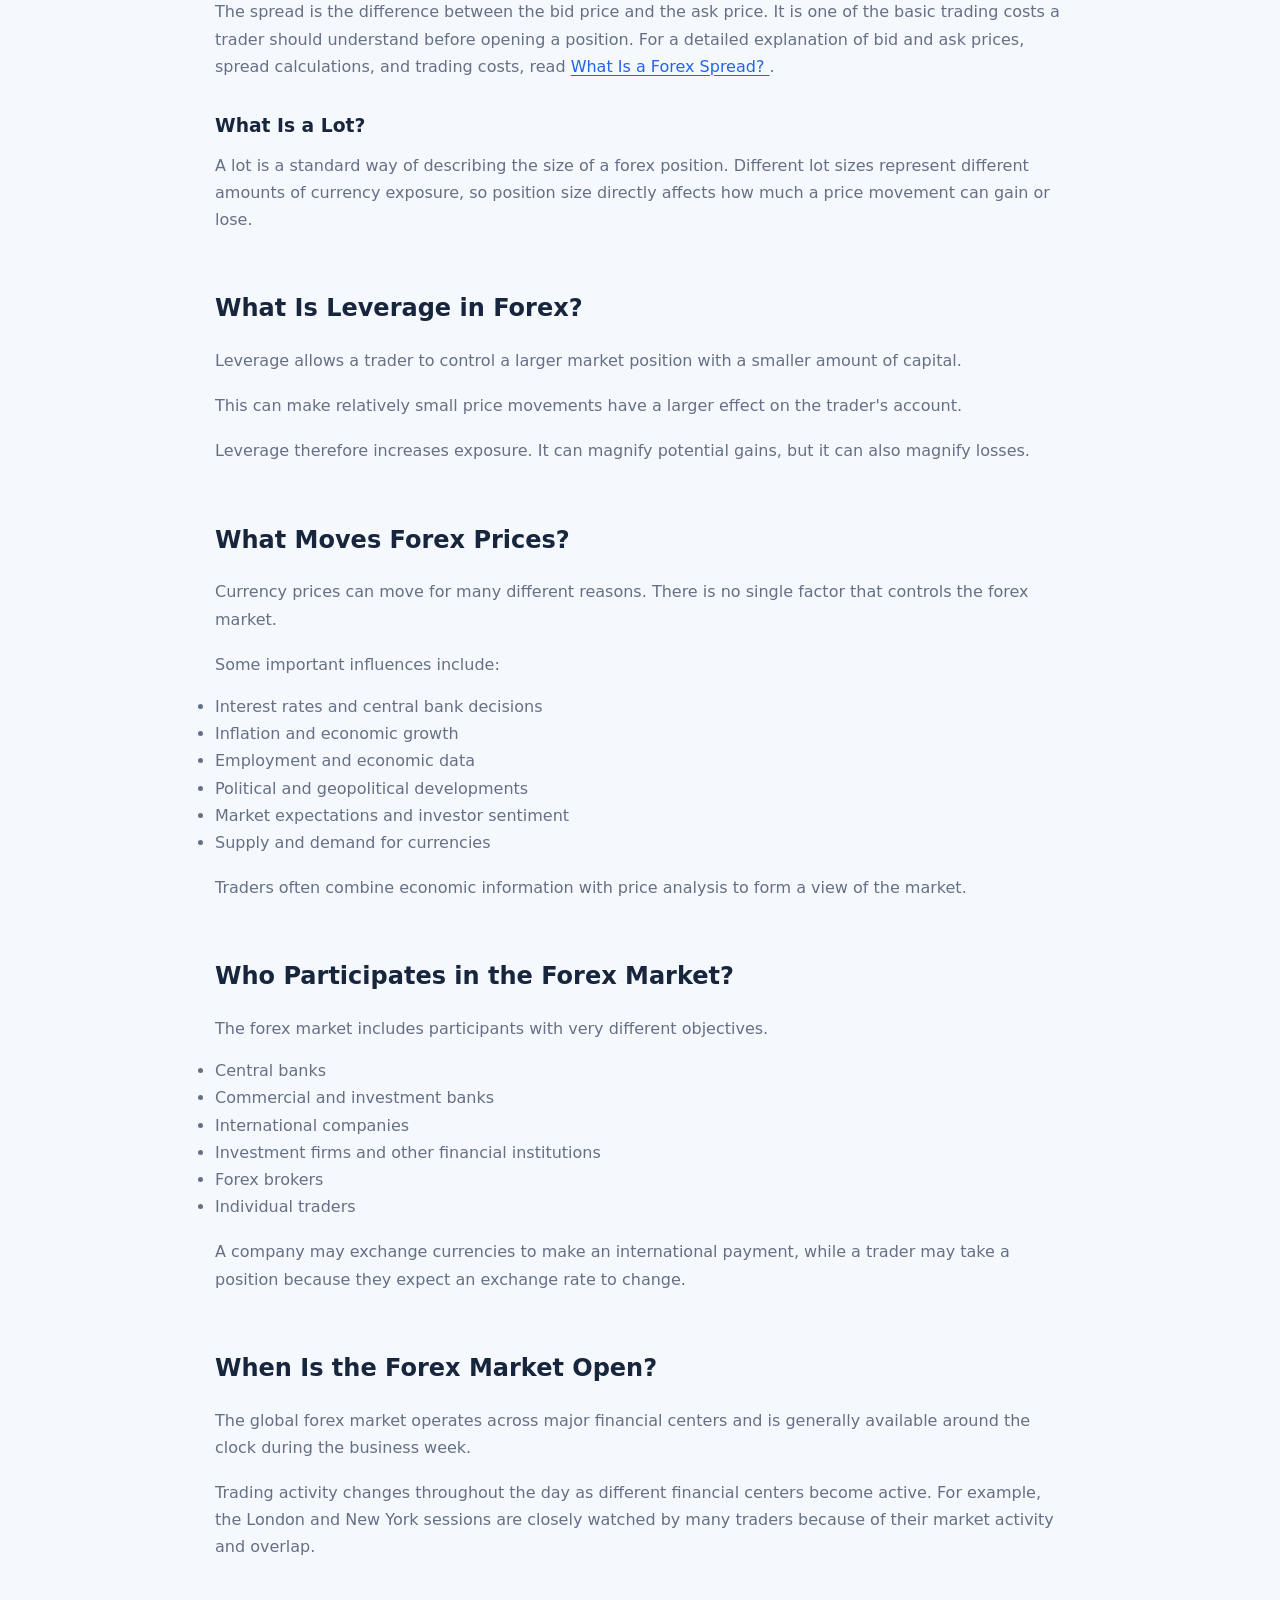
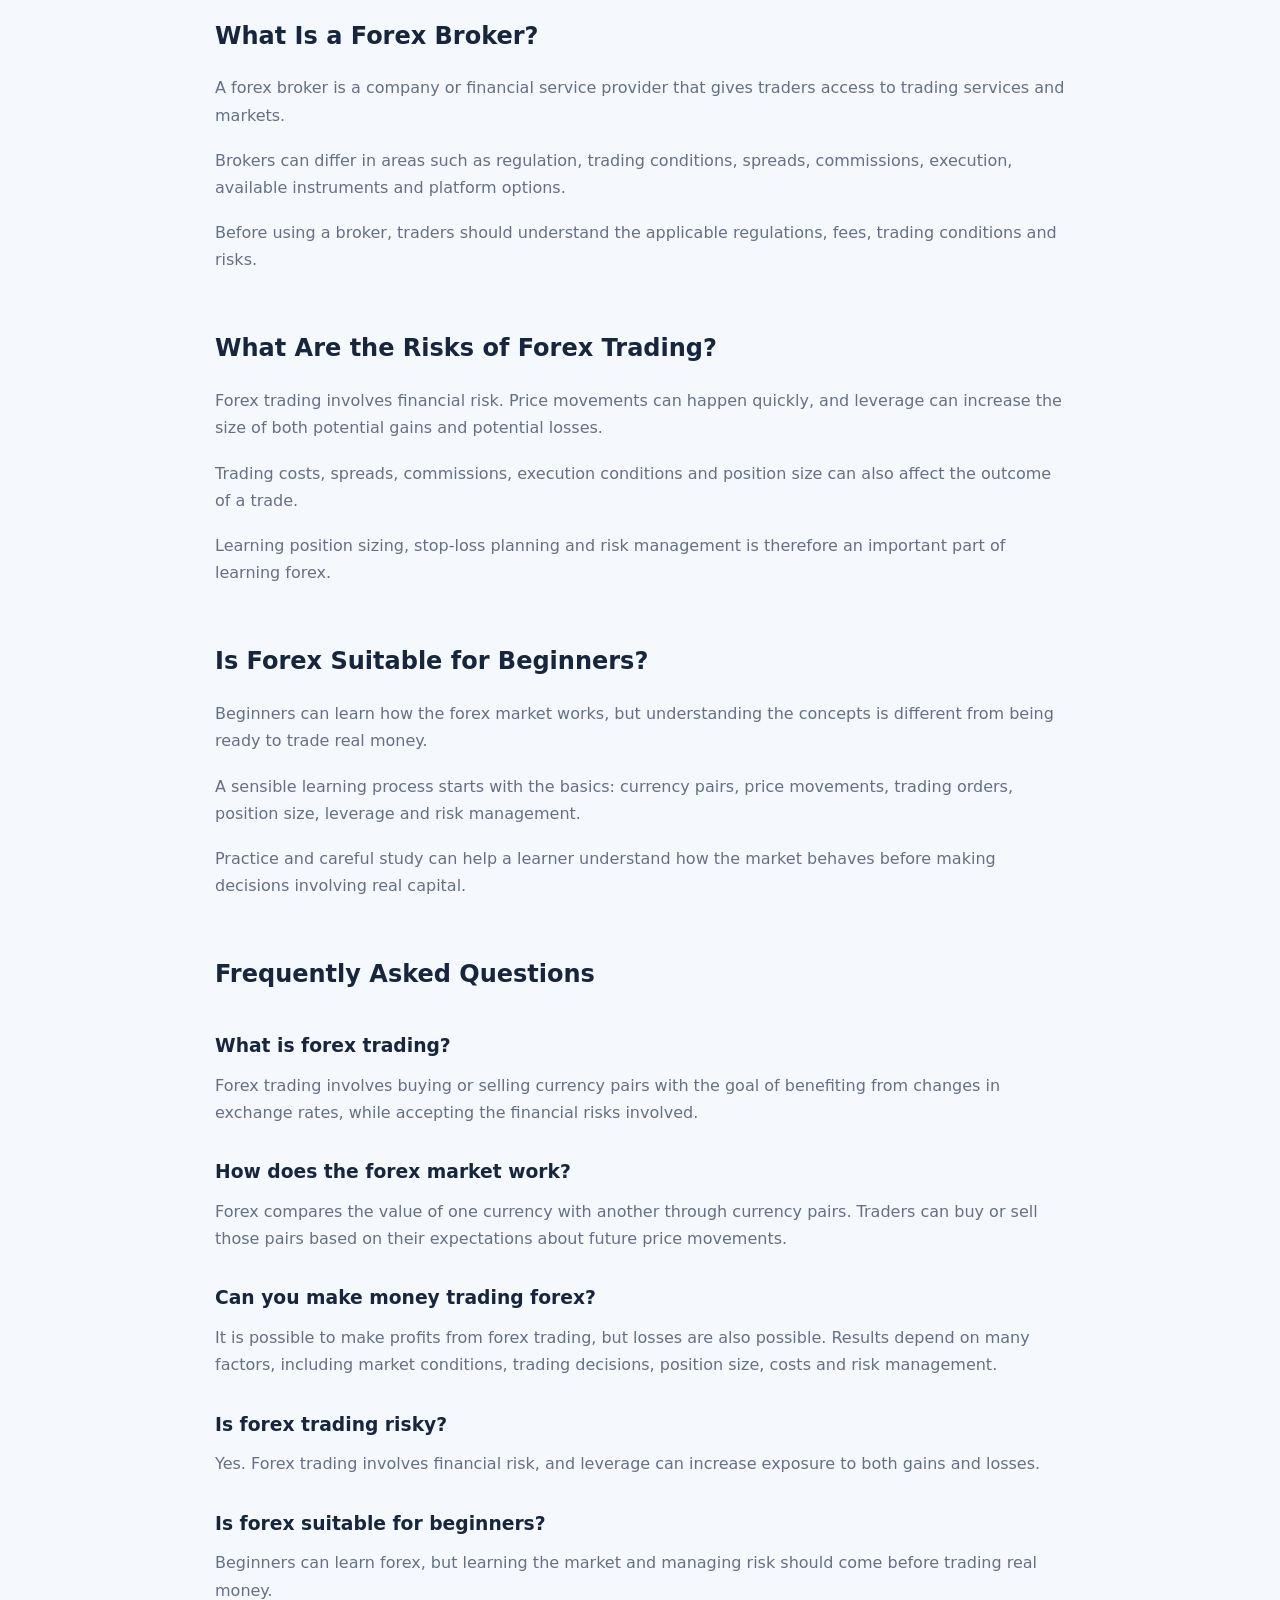
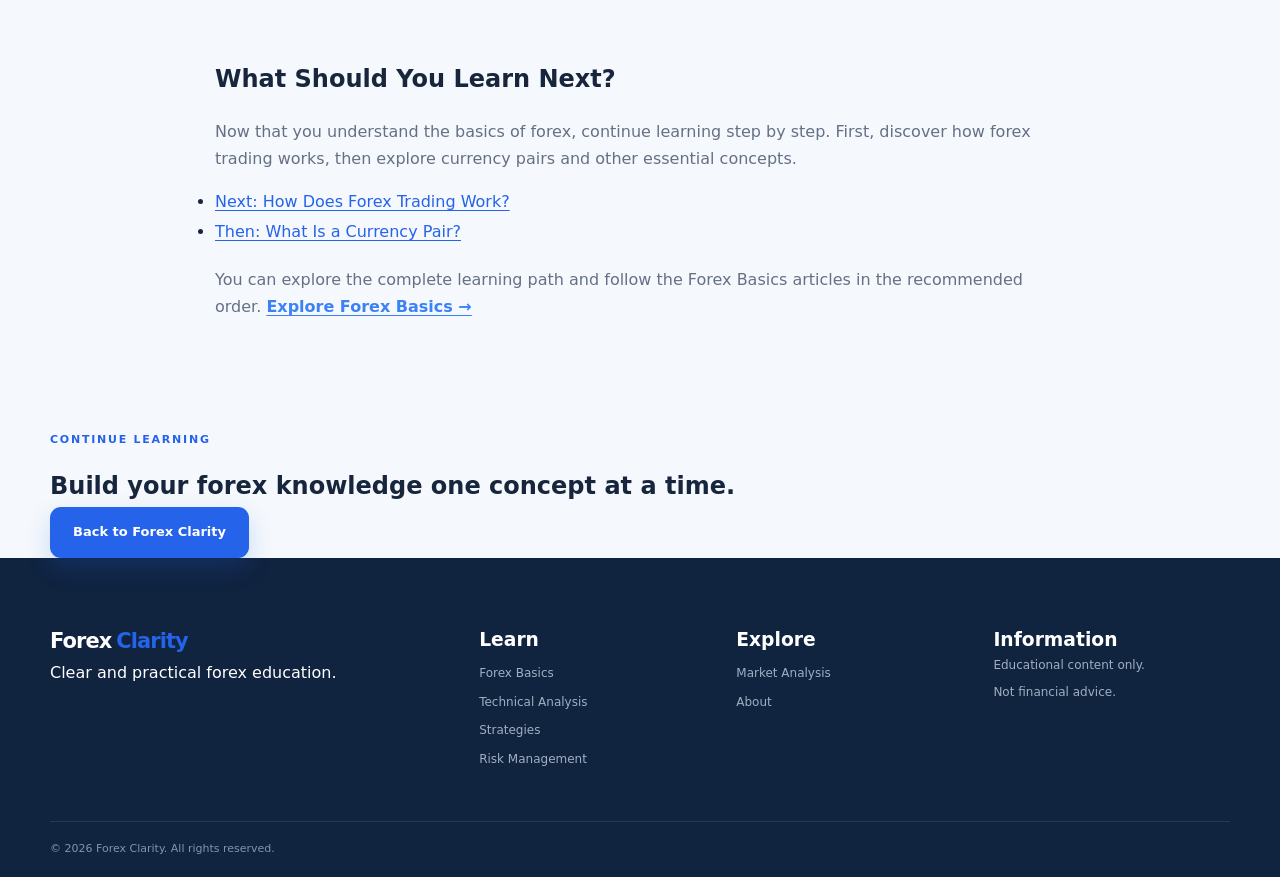
<file: forex-basics/what-is-forex.html>
<!doctype html>
<html lang="en">
<head>

  <meta charset="utf-8">

  <meta name="viewport" content="width=device-width, initial-scale=1">

  <title>What Is Forex? A Simple Guide for Beginners | Forex Clarity</title>

  <meta
    name="description"
    content="What is forex and how does it work? Learn about currency pairs, pips, spreads, lots, leverage, brokers, forex market hours and trading risks."
  >

  <link
    rel="canonical"
    href="https://alimoayyed-trader.github.io/forex-clarity/forex-basics/what-is-forex.html"
  >

  <meta
    property="og:title"
    content="What Is Forex? A Simple Guide for Beginners"
  >

  <meta
    property="og:description"
    content="A clear beginner-friendly guide to forex, currency pairs, pips, spreads, lots, leverage, brokers and forex trading risks."
  >

  <meta property="og:type" content="article">

  <meta
    property="og:url"
    content="https://alimoayyed-trader.github.io/forex-clarity/forex-basics/what-is-forex.html"
  >

  <link rel="stylesheet" href="../assets/css/style.css">

  <script type="application/ld+json">
{
  "@context": "https://schema.org",
  "@type": "BreadcrumbList",
  "itemListElement": [
    {
      "@type": "ListItem",
      "position": 1,
      "name": "Home",
      "item": "https://alimoayyed-trader.github.io/forex-clarity/"
    },
    {
      "@type": "ListItem",
      "position": 2,
      "name": "Forex Basics",
      "item": "https://alimoayyed-trader.github.io/forex-clarity/forex-basics/"
    },
    {
      "@type": "ListItem",
      "position": 3,
      "name": "What Is Forex?",
      "item": "https://alimoayyed-trader.github.io/forex-clarity/forex-basics/what-is-forex.html"
    }
  ]
}
</script>

  <script type="application/ld+json">
{
  "@context": "https://schema.org",
  "@type": "Article",
  "@id": "https://alimoayyed-trader.github.io/forex-clarity/forex-basics/what-is-forex.html#article",
  "headline": "What Is Forex? A Simple Guide for Beginners",
  "description": "What is forex and how does it work? Learn about currency pairs, pips, spreads, lots, leverage, brokers, forex market hours and forex trading risks.",
  "url": "https://alimoayyed-trader.github.io/forex-clarity/forex-basics/what-is-forex.html",
  "image": "https://alimoayyed-trader.github.io/forex-clarity/assets/images/what-is-forex-currency-pairs.webp",
  "author": [
    {
      "@type": "Person",
      "@id": "https://alimoayyed-trader.github.io/forex-clarity/about/#ali-moayyed",
      "name": "Ali Moayyed"
    },
    {
      "@type": "Person",
      "@id": "https://alimoayyed-trader.github.io/forex-clarity/about/#nasrin-kheyrdost",
      "name": "Nasrin Kheyrdost"
    }
  ],
  "publisher": {
    "@type": "Organization",
    "@id": "https://alimoayyed-trader.github.io/forex-clarity/#organization",
    "name": "Forex Clarity",
    "url": "https://alimoayyed-trader.github.io/forex-clarity/"
  },
  "mainEntityOfPage": {
    "@type": "WebPage",
    "@id": "https://alimoayyed-trader.github.io/forex-clarity/forex-basics/what-is-forex.html"
  }
}
</script>

</head>


<body>

<header class="site-header">

  <div class="container nav-wrap">

    <a class="logo" href="../">
      Forex <span>Clarity</span>
    </a>

    <nav class="main-nav" aria-label="Main navigation">

      <a href="../">Home</a>

     <a href="./">
  Forex Basics
</a>

      <a href="../#analysis">
        Analysis
      </a>

      <a href="../#strategies">
        Strategies
      </a>

      <a href="../#risk">
        Risk Management
      </a>

    </nav>

    <a class="header-button" href="../#learn">
      Start Learning
    </a>

  </div>

</header>


<main>

 <nav class="breadcrumb container" aria-label="Breadcrumb">

  <a href="../">
    Home
  </a>

  <span aria-hidden="true">›</span>

  <a href="./">
    Forex Basics
  </a>

  <span aria-hidden="true">›</span>

  <span aria-current="page">
    What Is Forex?
  </span>

</nav>

  <!-- ARTICLE HERO -->

  <section class="hero">

    <div class="container">

      <div class="hero-content">

        <p class="eyebrow">
          FOREX BASICS
        </p>

        <h1>
          What Is <span>Forex?</span> A Simple Guide for Beginners
        </h1>

        <div class="article-byline">
  <span>By Ali Moayyed and Nasrin Kheyrdost</span>
</div>

        <p class="hero-description">

          Learn what forex means, how currency pairs work,
          how traders buy and sell currencies, and the basic
          concepts you should understand before trading.

        </p>

      </div>

    </div>

  </section>


  <!-- ARTICLE -->

  <article class="section section-light">

    <div
      class="container"
      style="max-width: 850px;"
    >

      <p class="eyebrow">
        BEGINNER GUIDE
      </p>


      <p style="margin-top: 18px; color: #667085;">

        If you have ever exchanged money before traveling to
        another country, you have already interacted with the
        basic idea behind the forex market.

        You give one currency and receive another. The amount
        you receive depends on the exchange rate between those
        two currencies.

      </p>

      <p style="margin-top: 18px; color: #667085;">

        Forex, short for foreign exchange, is the global market
        where currencies are bought and sold. Banks, businesses,
        governments, financial institutions and individual traders
        all participate in the foreign exchange market for
        different reasons.

      </p>

      <p style="margin-top: 18px; color: #667085;">

        You do not need to understand the entire financial system
        to understand forex. This guide starts with the basics
        and gradually explains currency pairs, pips, spreads,
        lots, leverage, brokers and the risks involved in forex
        trading.

      </p>

      
      <figure class="article-image">

  <img
    src="../assets/images/what-is-forex-currency-pairs.webp"
    alt="Forex market infographic explaining currency pairs, base currency, quote currency, and basic forex concepts"
    width="1600"
    height="1067"
    loading="eager"
    decoding="async"
  >

  <figcaption>
    A simple visual explanation of the forex market, currency pairs, and basic forex concepts.
  </figcaption>

</figure>

      <h2 style="margin-top: 55px;">
        What Is Forex?
      </h2>

      <p style="margin-top: 18px; color: #667085;">

        Forex, or foreign exchange, is the market for exchanging
        one currency for another.

      </p>

      <p style="margin-top: 18px; color: #667085;">

        Unlike a stock, where you generally buy or sell shares
        of a company, forex trading involves a relationship
        between two currencies.

      </p>

      <p style="margin-top: 18px; color: #667085;">

        For example, when you see EUR/USD at 1.1000, you are
        looking at the value of the euro expressed in US dollars.
        In simple terms, the quote means that one euro is valued
        at 1.10 US dollars at that price.

      </p>

      <p style="margin-top: 18px; color: #667085;">

        Forex is largely an over-the-counter (OTC) market rather
        than one single physical exchange. Trading takes place
        through a global network of banks, financial institutions,
        companies and other market participants.

      </p>


      <h2 style="margin-top: 55px;">
        How Does Forex Work?
      </h2>

      <p style="margin-top: 18px; color: #667085;">

        Forex is traded through currency pairs. A currency pair
        compares the value of one currency with another.

      </p>

      <p style="margin-top: 18px; color: #667085;">

        The first currency is called the base currency and the
        second currency is called the quote currency.

      </p>

      <p style="margin-top: 18px; color: #667085;">

        Take EUR/USD as an example:

      </p>

      <ul style="margin-top: 15px; color: #667085;">

        <li>EUR = base currency</li>
        <li>USD = quote currency</li>
        <li>EUR/USD = 1.1000 means one euro is quoted at 1.10 US dollars</li>

      </ul>

      <p style="margin-top: 18px; color: #667085;">

        If EUR/USD rises from 1.1000 to 1.1100, the euro has
        increased in value relative to the US dollar based on
        that exchange rate.

      </p>

      <p style="margin-top: 18px; color: #667085;">

        If EUR/USD falls from 1.1000 to 1.0900, the euro has
        decreased in value relative to the dollar.

      </p>

      <p style="margin-top: 18px; color: #667085;">

        This relationship is the foundation of forex trading.
        You are not simply asking whether one currency will rise
        by itself. You are considering whether one currency will
        become stronger or weaker relative to another currency.

      </p>


      <h2 style="margin-top: 55px;">
        What Is a Currency Pair?
      </h2>

      <p style="margin-top: 18px; color: #667085;">

        A currency pair contains two currencies. The first is the
        base currency and the second is the quote currency.

      </p>


      <h3 style="margin-top: 35px;">
        Base Currency
      </h3>

      <p style="margin-top: 10px; color: #667085;">

        The base currency is the first currency shown in a pair.
        In EUR/USD, the euro is the base currency.

      </p>


      <h3 style="margin-top: 30px;">
        Quote Currency
      </h3>

      <p style="margin-top: 10px; color: #667085;">

        The quote currency is the second currency in the pair.
        It tells you how much of that currency is needed to buy
        one unit of the base currency.

      </p>


      <h3 style="margin-top: 30px;">
        Example: EUR/USD
      </h3>

      <p style="margin-top: 10px; color: #667085;">

        If EUR/USD is 1.1000, one euro is quoted as being worth
        1.10 US dollars.

      </p>


      <h2 style="margin-top: 55px;">
        What Are Major, Minor, and Exotic Currency Pairs?
      </h2>

      <p style="margin-top: 18px; color: #667085;">

        Currency pairs are often grouped into three broad
        categories: major pairs, minor pairs and exotic pairs.

      </p>


      <h3 style="margin-top: 35px;">
        Major Currency Pairs
      </h3>

      <p style="margin-top: 10px; color: #667085;">

        Major pairs involve the US dollar and another major
        currency. Examples include EUR/USD, GBP/USD, USD/JPY
        and USD/CHF.

      </p>


      <h3 style="margin-top: 30px;">
        Minor Currency Pairs
      </h3>

      <p style="margin-top: 10px; color: #667085;">

        Minor pairs, sometimes called cross pairs, generally
        involve major currencies without the US dollar.

        Examples include EUR/GBP, EUR/JPY and GBP/JPY.

      </p>


      <h3 style="margin-top: 30px;">
        Exotic Currency Pairs
      </h3>

      <p style="margin-top: 10px; color: #667085;">

        Exotic pairs generally combine a major currency with
        a currency from a smaller or emerging economy.

        Trading conditions can differ significantly between
        currency pairs, including liquidity and spreads.

      </p>


      <h2 style="margin-top: 55px;">
        How Do Traders Make Money in Forex?
      </h2>

      <p style="margin-top: 18px; color: #667085;">

        Forex traders generally try to benefit from changes in
        exchange rates.

      </p>

      <p style="margin-top: 18px; color: #667085;">

        If a trader expects a currency pair to rise, they may
        open a buy position. If they expect the pair to fall,
        they may open a sell position.

      </p>


      <h3 style="margin-top: 35px;">
        Buying a Currency Pair
      </h3>

      <p style="margin-top: 10px; color: #667085;">

        Buying EUR/USD means taking a position that benefits if
        the euro strengthens relative to the US dollar, assuming
        other costs and conditions remain unchanged.

      </p>


      <h3 style="margin-top: 30px;">
        Selling a Currency Pair
      </h3>

      <p style="margin-top: 10px; color: #667085;">

        Selling EUR/USD means taking a position that benefits if
        the euro weakens relative to the US dollar, again
        assuming other costs and conditions remain unchanged.

      </p>


      <h3 style="margin-top: 30px;">
        Long and Short Positions
      </h3>

      <p style="margin-top: 10px; color: #667085;">

        A long position generally means buying with the expectation
        that price will rise.

        A short position generally means selling with the
        expectation that price will fall.

      </p>


      <h2 style="margin-top: 55px;">
        What Are Pips, Spreads, and Lots?
      </h2>

      <p style="margin-top: 18px; color: #667085;">

        Three terms beginners will encounter frequently are
        pips, spreads and lots.

      </p>


    
<h3 style="margin-top: 35px;">
  What Is a Pip?
</h3>

<p style="margin-top: 10px; color: #667085;">

  A pip is a commonly used unit for measuring a small
  change in a forex exchange rate. Understanding pips helps
  beginners describe price movements and understand how
  changes in exchange rates are measured.

</p>

<p style="margin-top: 10px; color: #667085;">

  For many commonly traded currency pairs, a pip is
  associated with the fourth decimal place. Some currency
  pairs, such as many yen pairs, use a different convention.

  For a detailed explanation and practical examples, read
  <a href="./what-is-a-pip.html">What Is a Pip in Forex?</a>.

</p>


      <h3 style="margin-top: 30px;">
        What Is the Spread?
      </h3>

    
<p style="margin-top: 10px; color: #667085;">
  The spread is the difference between the bid price and
  the ask price. It is one of the basic trading costs a
  trader should understand before opening a position.
  For a detailed explanation of bid and ask prices,
  spread calculations, and trading costs, read
  <a href="./what-is-a-forex-spread.html">
    What Is a Forex Spread?
  </a>.
</p>



      <h3 style="margin-top: 30px;">
        What Is a Lot?
      </h3>

      <p style="margin-top: 10px; color: #667085;">

        A lot is a standard way of describing the size of a
        forex position.

        Different lot sizes represent different amounts of
        currency exposure, so position size directly affects
        how much a price movement can gain or lose.

      </p>


      <h2 style="margin-top: 55px;">
        What Is Leverage in Forex?
      </h2>

      <p style="margin-top: 18px; color: #667085;">

        Leverage allows a trader to control a larger market
        position with a smaller amount of capital.

      </p>

      <p style="margin-top: 18px; color: #667085;">

        This can make relatively small price movements have a
        larger effect on the trader's account.

      </p>

      <p style="margin-top: 18px; color: #667085;">

        Leverage therefore increases exposure. It can magnify
        potential gains, but it can also magnify losses.

      </p>


      <h2 style="margin-top: 55px;">
        What Moves Forex Prices?
      </h2>

      <p style="margin-top: 18px; color: #667085;">

        Currency prices can move for many different reasons.
        There is no single factor that controls the forex market.

      </p>

      <p style="margin-top: 18px; color: #667085;">

        Some important influences include:

      </p>

      <ul style="margin-top: 15px; color: #667085;">

        <li>Interest rates and central bank decisions</li>
        <li>Inflation and economic growth</li>
        <li>Employment and economic data</li>
        <li>Political and geopolitical developments</li>
        <li>Market expectations and investor sentiment</li>
        <li>Supply and demand for currencies</li>

      </ul>

      <p style="margin-top: 18px; color: #667085;">

        Traders often combine economic information with price
        analysis to form a view of the market.

      </p>


      <h2 style="margin-top: 55px;">
        Who Participates in the Forex Market?
      </h2>

      <p style="margin-top: 18px; color: #667085;">

        The forex market includes participants with very
        different objectives.

      </p>

      <ul style="margin-top: 15px; color: #667085;">

        <li>Central banks</li>
        <li>Commercial and investment banks</li>
        <li>International companies</li>
        <li>Investment firms and other financial institutions</li>
        <li>Forex brokers</li>
        <li>Individual traders</li>

      </ul>

      <p style="margin-top: 18px; color: #667085;">

        A company may exchange currencies to make an international
        payment, while a trader may take a position because they
        expect an exchange rate to change.

      </p>


      <h2 style="margin-top: 55px;">
        When Is the Forex Market Open?
      </h2>

      <p style="margin-top: 18px; color: #667085;">

        The global forex market operates across major financial
        centers and is generally available around the clock during
        the business week.

      </p>

      <p style="margin-top: 18px; color: #667085;">

        Trading activity changes throughout the day as different
        financial centers become active.

        For example, the London and New York sessions are closely
        watched by many traders because of their market activity
        and overlap.

      </p>


      <h2 style="margin-top: 55px;">
        What Is a Forex Broker?
      </h2>

      <p style="margin-top: 18px; color: #667085;">

        A forex broker is a company or financial service provider
        that gives traders access to trading services and markets.

      </p>

      <p style="margin-top: 18px; color: #667085;">

        Brokers can differ in areas such as regulation, trading
        conditions, spreads, commissions, execution, available
        instruments and platform options.

      </p>

      <p style="margin-top: 18px; color: #667085;">

        Before using a broker, traders should understand the
        applicable regulations, fees, trading conditions and risks.

      </p>


      <h2 style="margin-top: 55px;">
        What Are the Risks of Forex Trading?
      </h2>

      <p style="margin-top: 18px; color: #667085;">

        Forex trading involves financial risk.

        Price movements can happen quickly, and leverage can
        increase the size of both potential gains and potential
        losses.

      </p>

      <p style="margin-top: 18px; color: #667085;">

        Trading costs, spreads, commissions, execution conditions
        and position size can also affect the outcome of a trade.

      </p>

      <p style="margin-top: 18px; color: #667085;">

        Learning position sizing, stop-loss planning and risk
        management is therefore an important part of learning
        forex.

      </p>


      <h2 style="margin-top: 55px;">
        Is Forex Suitable for Beginners?
      </h2>

      <p style="margin-top: 18px; color: #667085;">

        Beginners can learn how the forex market works, but
        understanding the concepts is different from being ready
        to trade real money.

      </p>

      <p style="margin-top: 18px; color: #667085;">

        A sensible learning process starts with the basics:
        currency pairs, price movements, trading orders, position
        size, leverage and risk management.

      </p>

      <p style="margin-top: 18px; color: #667085;">

        Practice and careful study can help a learner understand
        how the market behaves before making decisions involving
        real capital.

      </p>


      <h2 style="margin-top: 55px;">
        Frequently Asked Questions
      </h2>


      <h3 style="margin-top: 35px;">
        What is forex trading?
      </h3>

      <p style="margin-top: 10px; color: #667085;">

        Forex trading involves buying or selling currency pairs
        with the goal of benefiting from changes in exchange rates,
        while accepting the financial risks involved.

      </p>


      <h3 style="margin-top: 30px;">
        How does the forex market work?
      </h3>

      <p style="margin-top: 10px; color: #667085;">

        Forex compares the value of one currency with another
        through currency pairs. Traders can buy or sell those
        pairs based on their expectations about future price
        movements.

      </p>


      <h3 style="margin-top: 30px;">
        Can you make money trading forex?
      </h3>

      <p style="margin-top: 10px; color: #667085;">

        It is possible to make profits from forex trading, but
        losses are also possible. Results depend on many factors,
        including market conditions, trading decisions, position
        size, costs and risk management.

      </p>


      <h3 style="margin-top: 30px;">
        Is forex trading risky?
      </h3>

      <p style="margin-top: 10px; color: #667085;">

        Yes. Forex trading involves financial risk, and leverage
        can increase exposure to both gains and losses.

      </p>


      <h3 style="margin-top: 30px;">
        Is forex suitable for beginners?
      </h3>

      <p style="margin-top: 10px; color: #667085;">

        Beginners can learn forex, but learning the market and
        managing risk should come before trading real money.

      </p>


     
<h2 style="margin-top: 55px;">
  What Should You Learn Next?
</h2>

<p style="margin-top: 18px; color: #667085;">
  Now that you understand the basics of forex, continue
  learning step by step. First, discover how forex trading
  works, then explore currency pairs and other essential concepts.
</p>

<ul style="margin-top: 15px; line-height: 1.9;">
  <li>
    <a href="./how-forex-trading-works.html">
      Next: How Does Forex Trading Work?
    </a>
  </li>

  <li>
    <a href="./currency-pairs.html">
      Then: What Is a Currency Pair?
    </a>
  </li>
</ul>

<p style="margin-top: 18px; color: #667085;">
  You can explore the complete learning path and follow
  the Forex Basics articles in the recommended order.
  <a href="./" style="color: #3b82f6; font-weight: 700;">
    Explore Forex Basics →
  </a>
</p>
    </div>

  </article>


  <!-- NEXT STEP -->

  <section class="cta-section">

    <div class="container cta-content">

      <p class="eyebrow">
        CONTINUE LEARNING
      </p>

      <h2>
        Build your forex knowledge one concept at a time.
      </h2>

      <a
        class="button button-primary"
        href="../"
      >
        Back to Forex Clarity
      </a>

    </div>

  </section>

</main>


<footer class="site-footer">

  <div class="container footer-grid">

    <div>

      <a class="logo footer-logo" href="../">
        Forex <span>Clarity</span>
      </a>

      <p>
        Clear and practical forex education.
      </p>

    </div>


    <div>

      <h3>Learn</h3>

     <a href="./">
  Forex Basics
</a>

      <a href="../#analysis">
        Technical Analysis
      </a>

      <a href="../#strategies">
        Strategies
      </a>

      <a href="../#risk">
        Risk Management
      </a>

    </div>


    <div>

      <h3>Explore</h3>

     <a href="../#market-analysis">
  Market Analysis
</a>

      <a href="../about/">
  About
</a>

    </div>


    <div>

      <h3>Information</h3>

      <p>
        Educational content only.
      </p>

      <p>
        Not financial advice.
      </p>

    </div>

  </div>


  <div class="container footer-bottom">

    <p>
      © 2026 Forex Clarity. All rights reserved.
    </p>

  </div>

</footer>


</body>
</html>
</file>
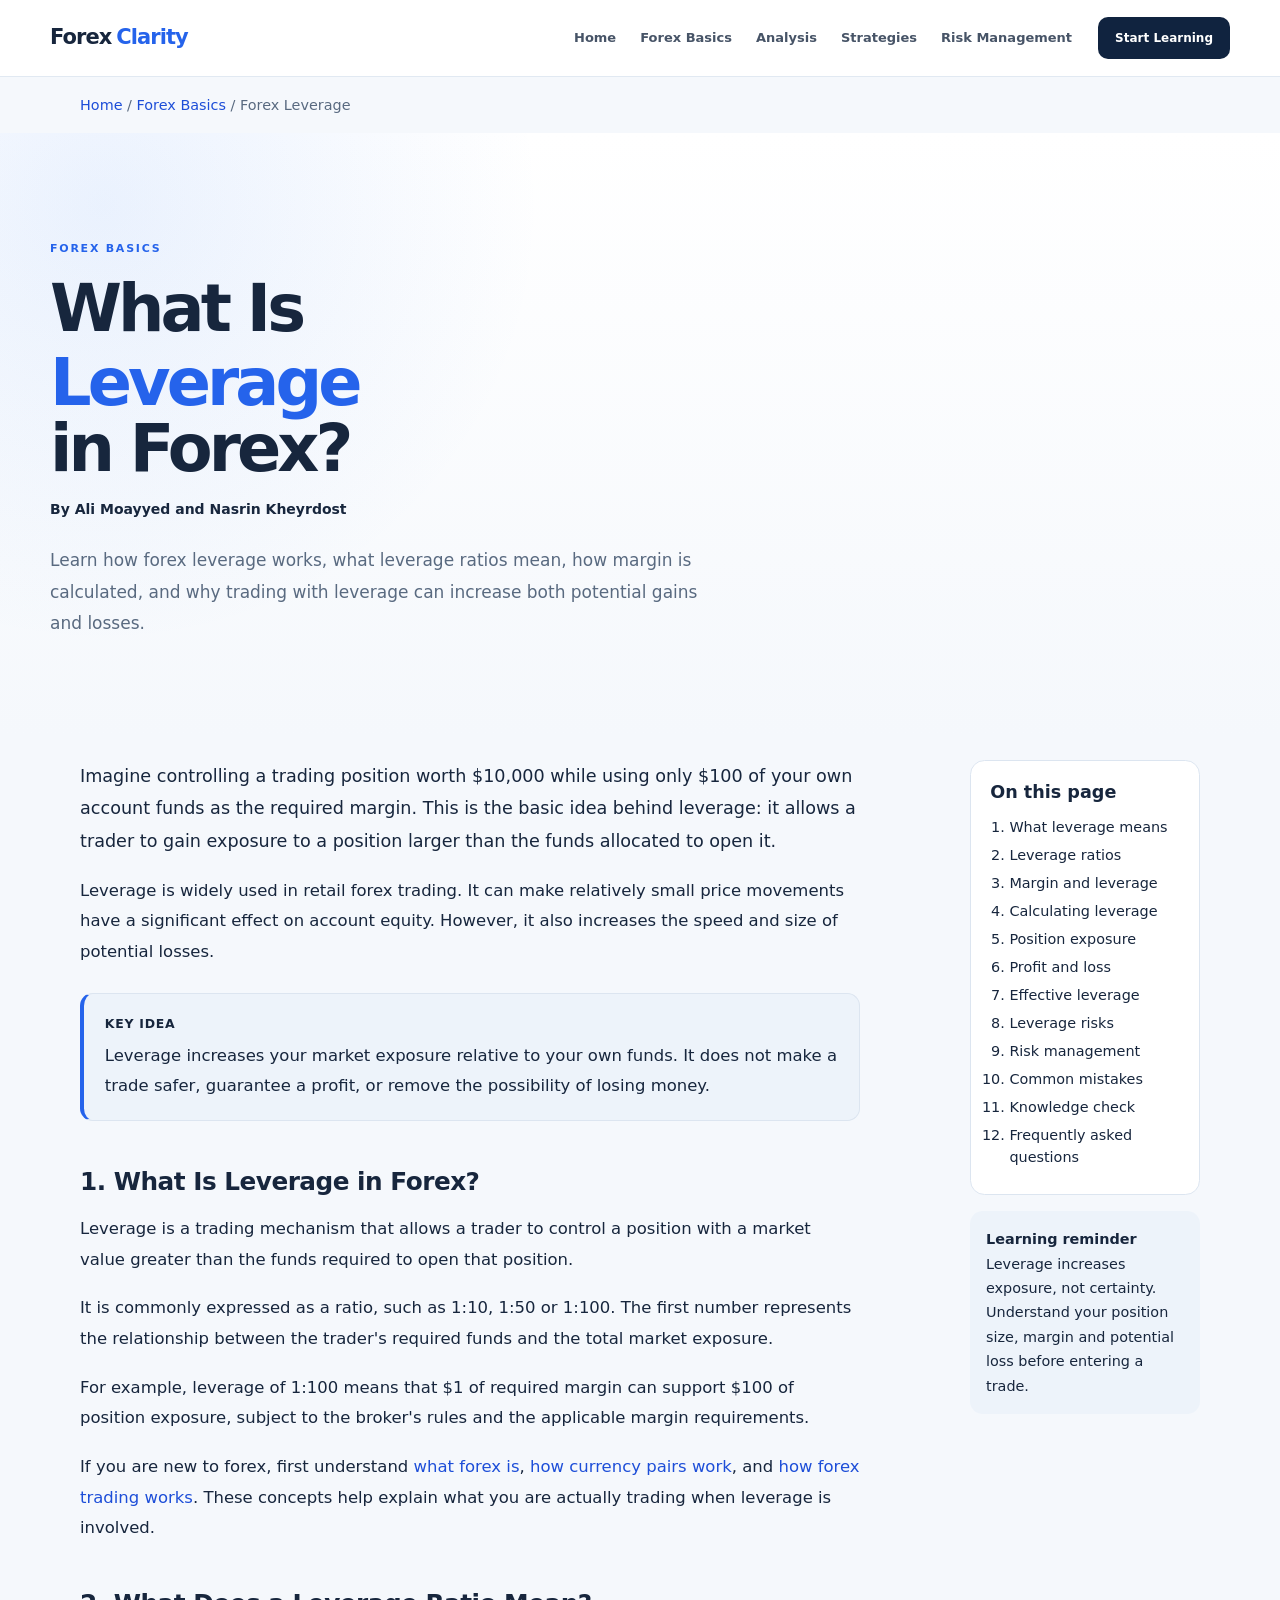
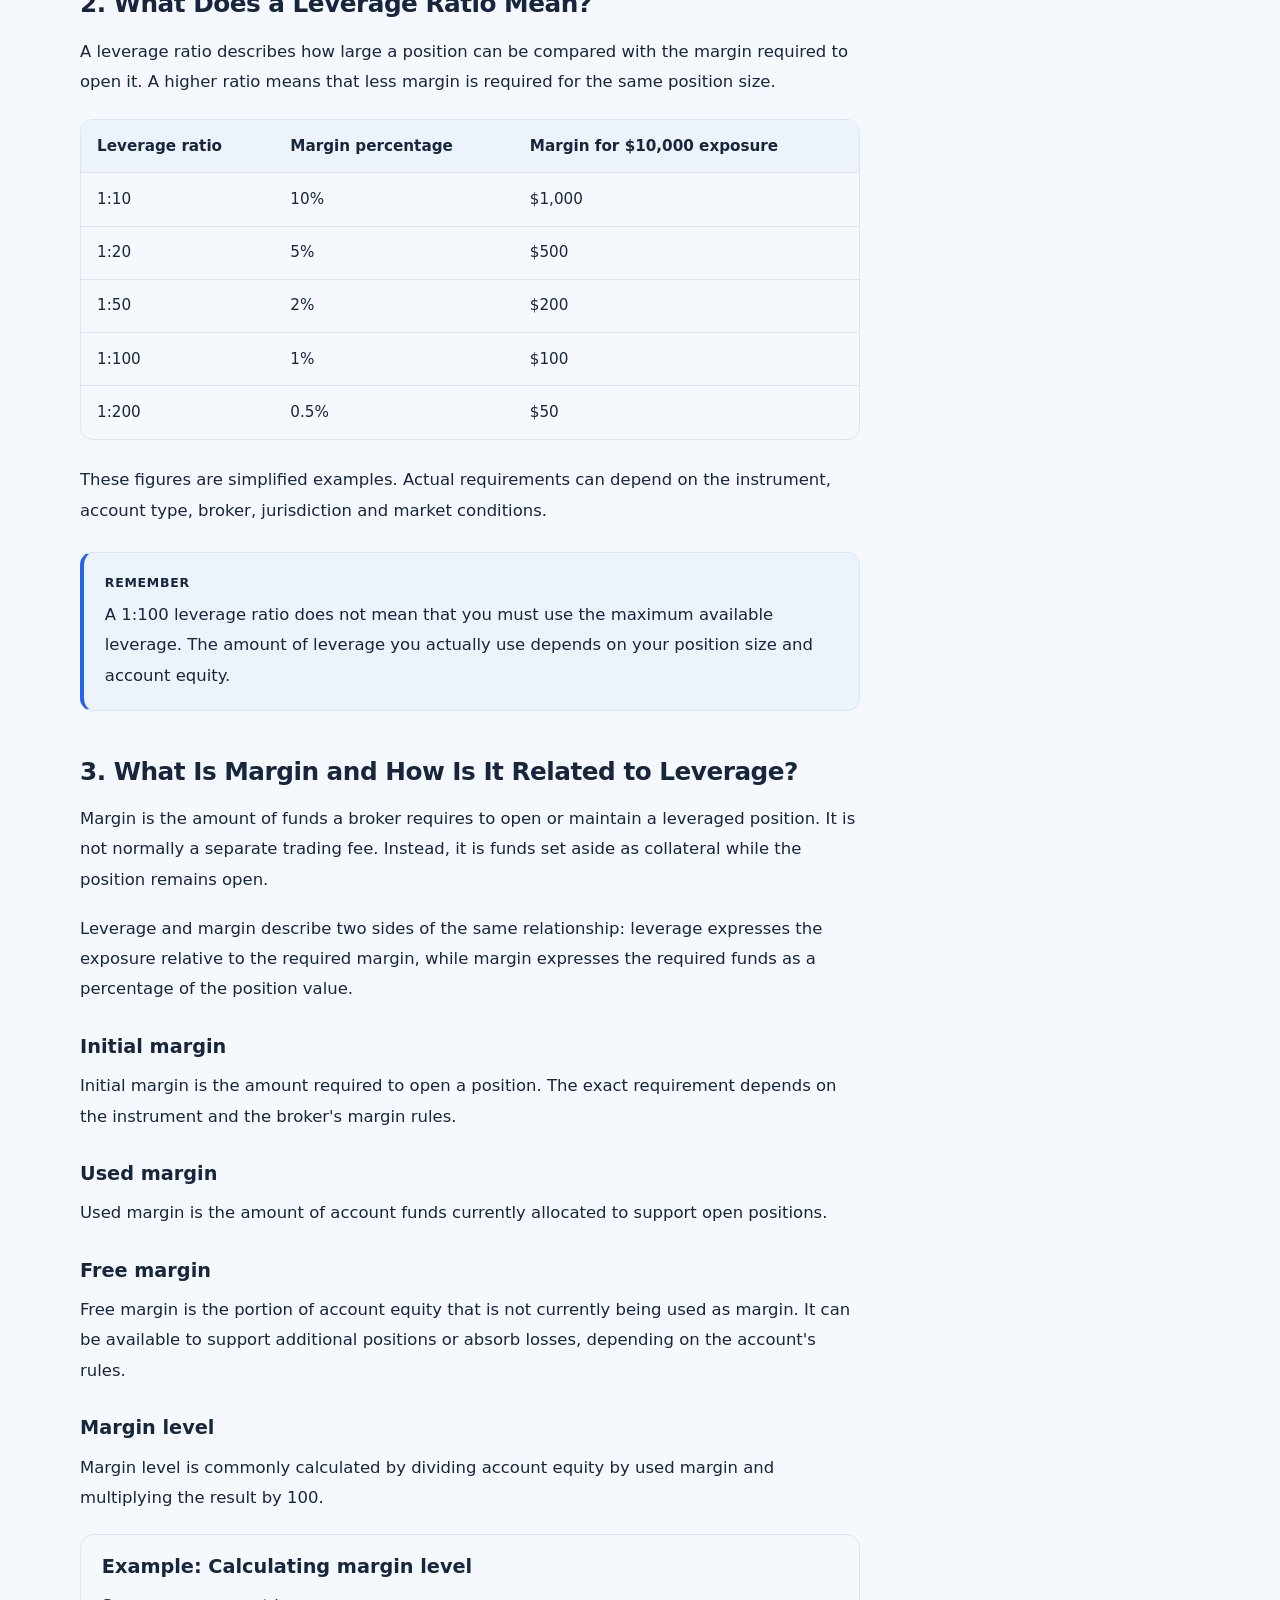
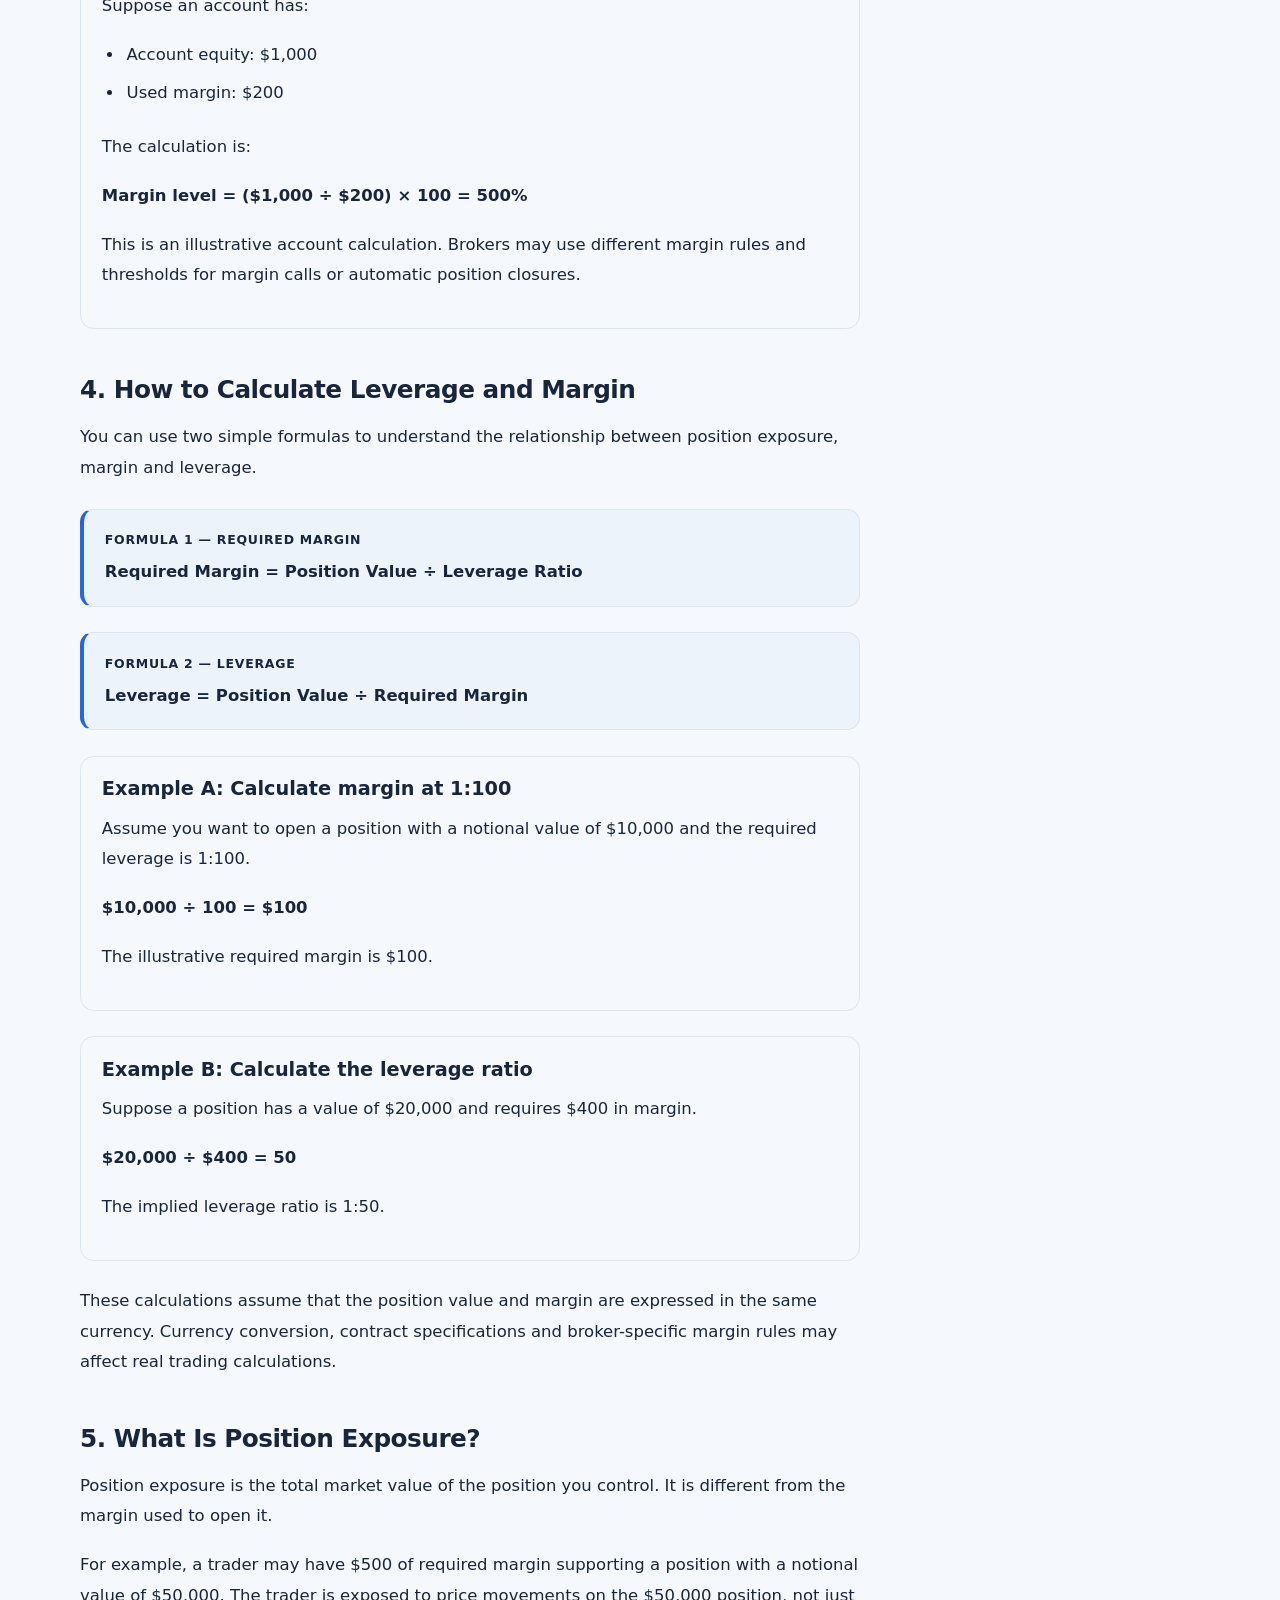
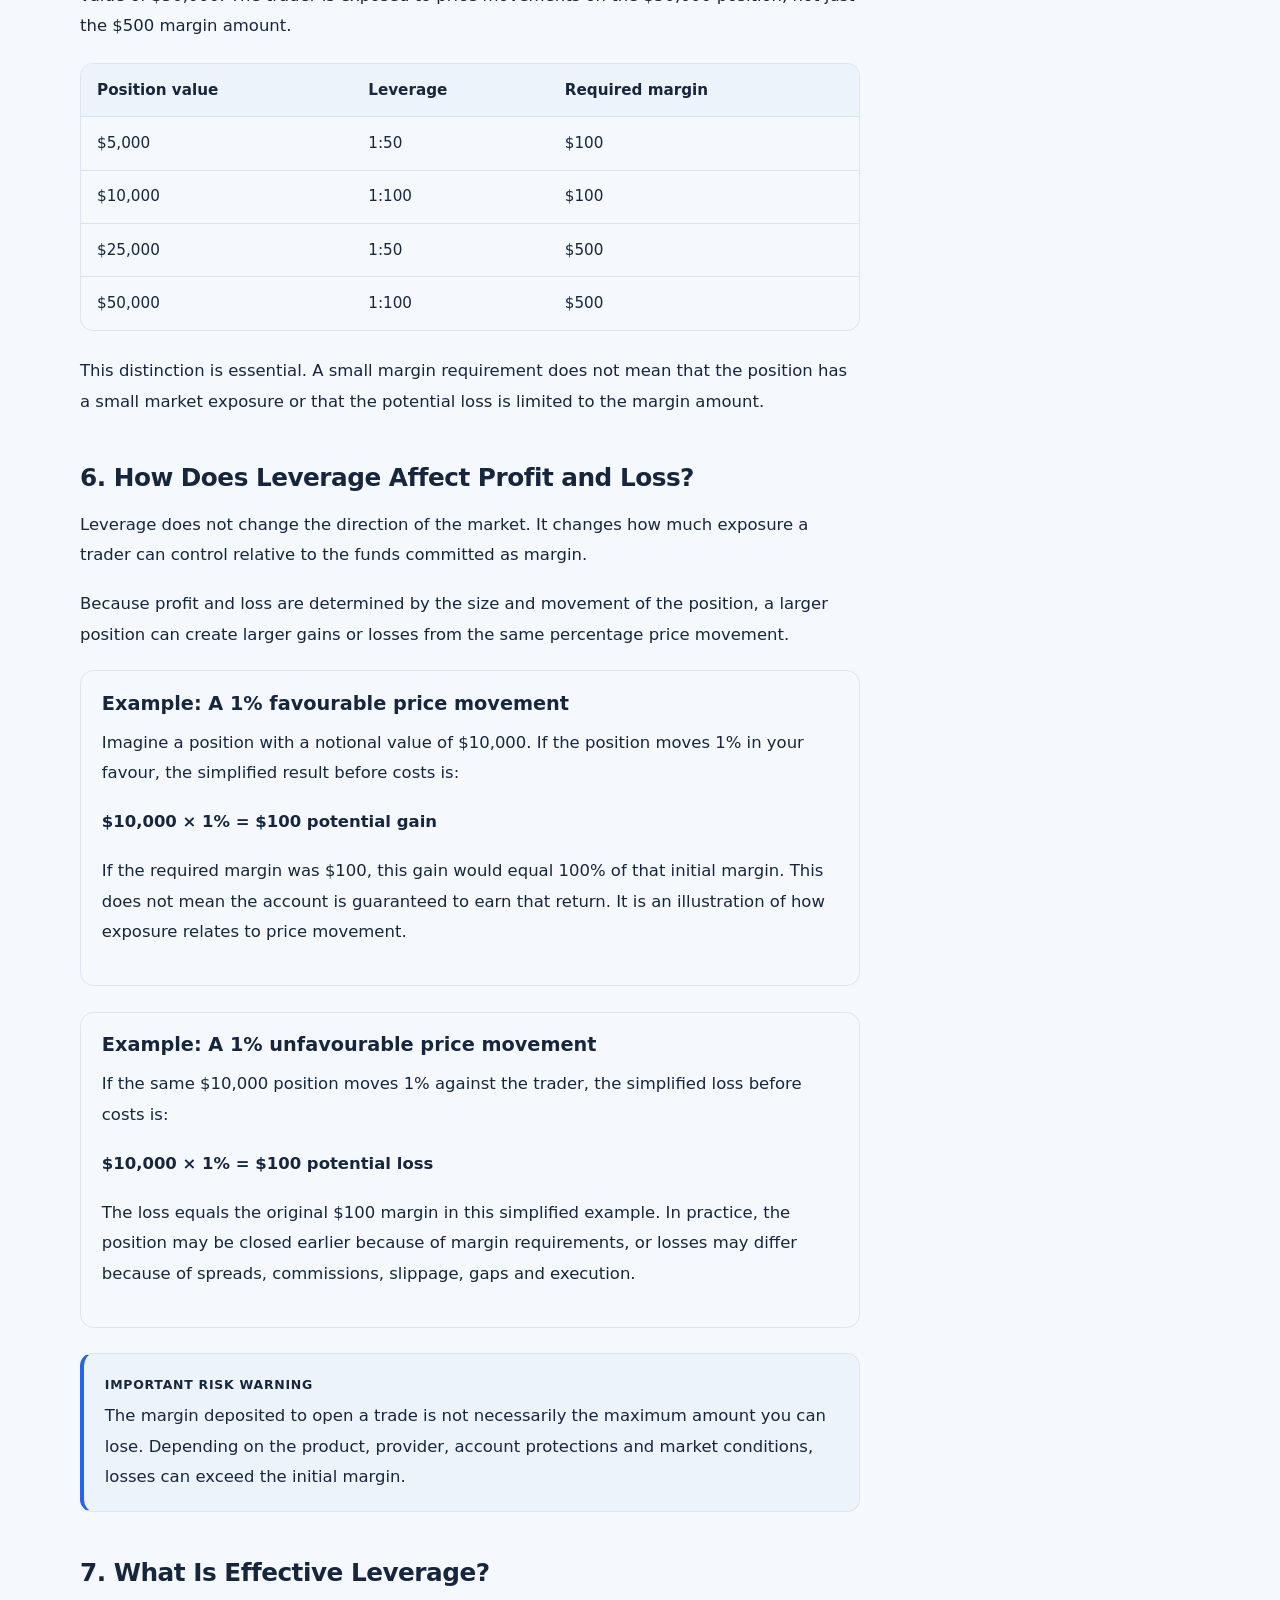
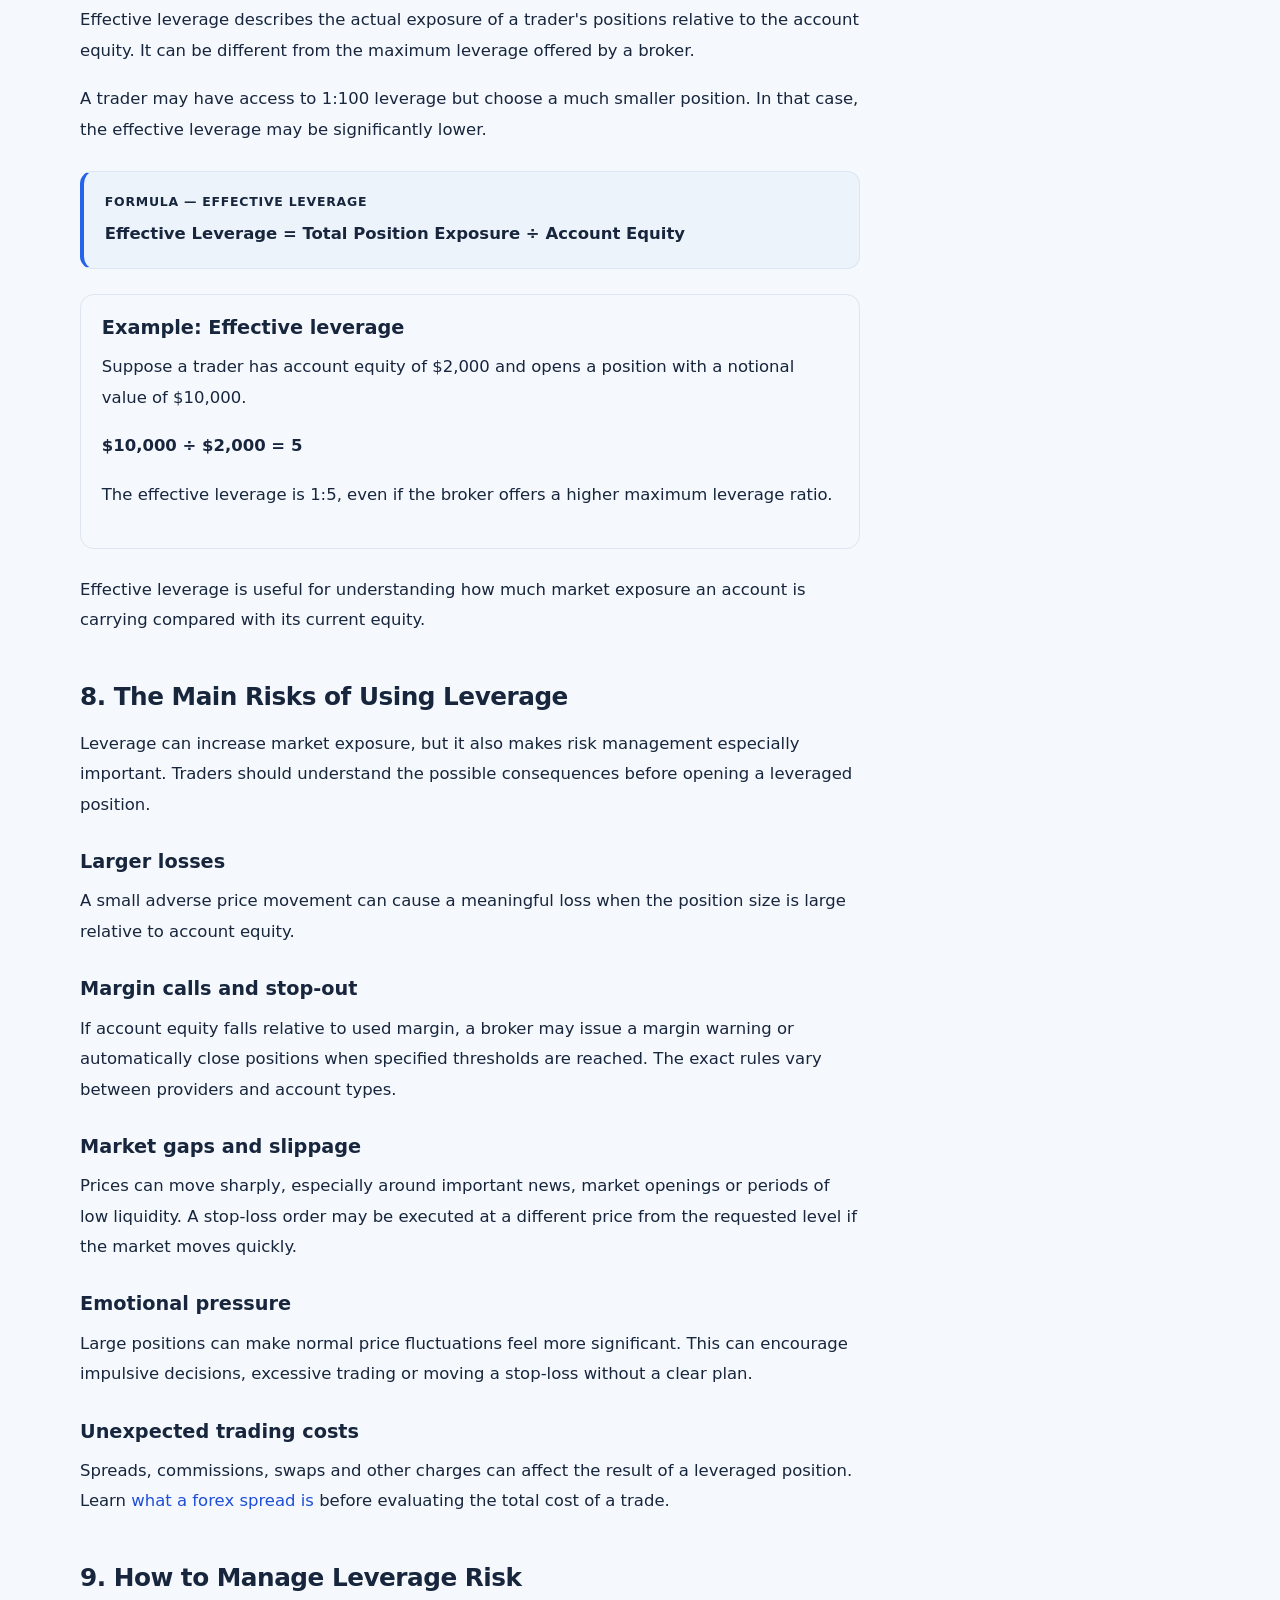
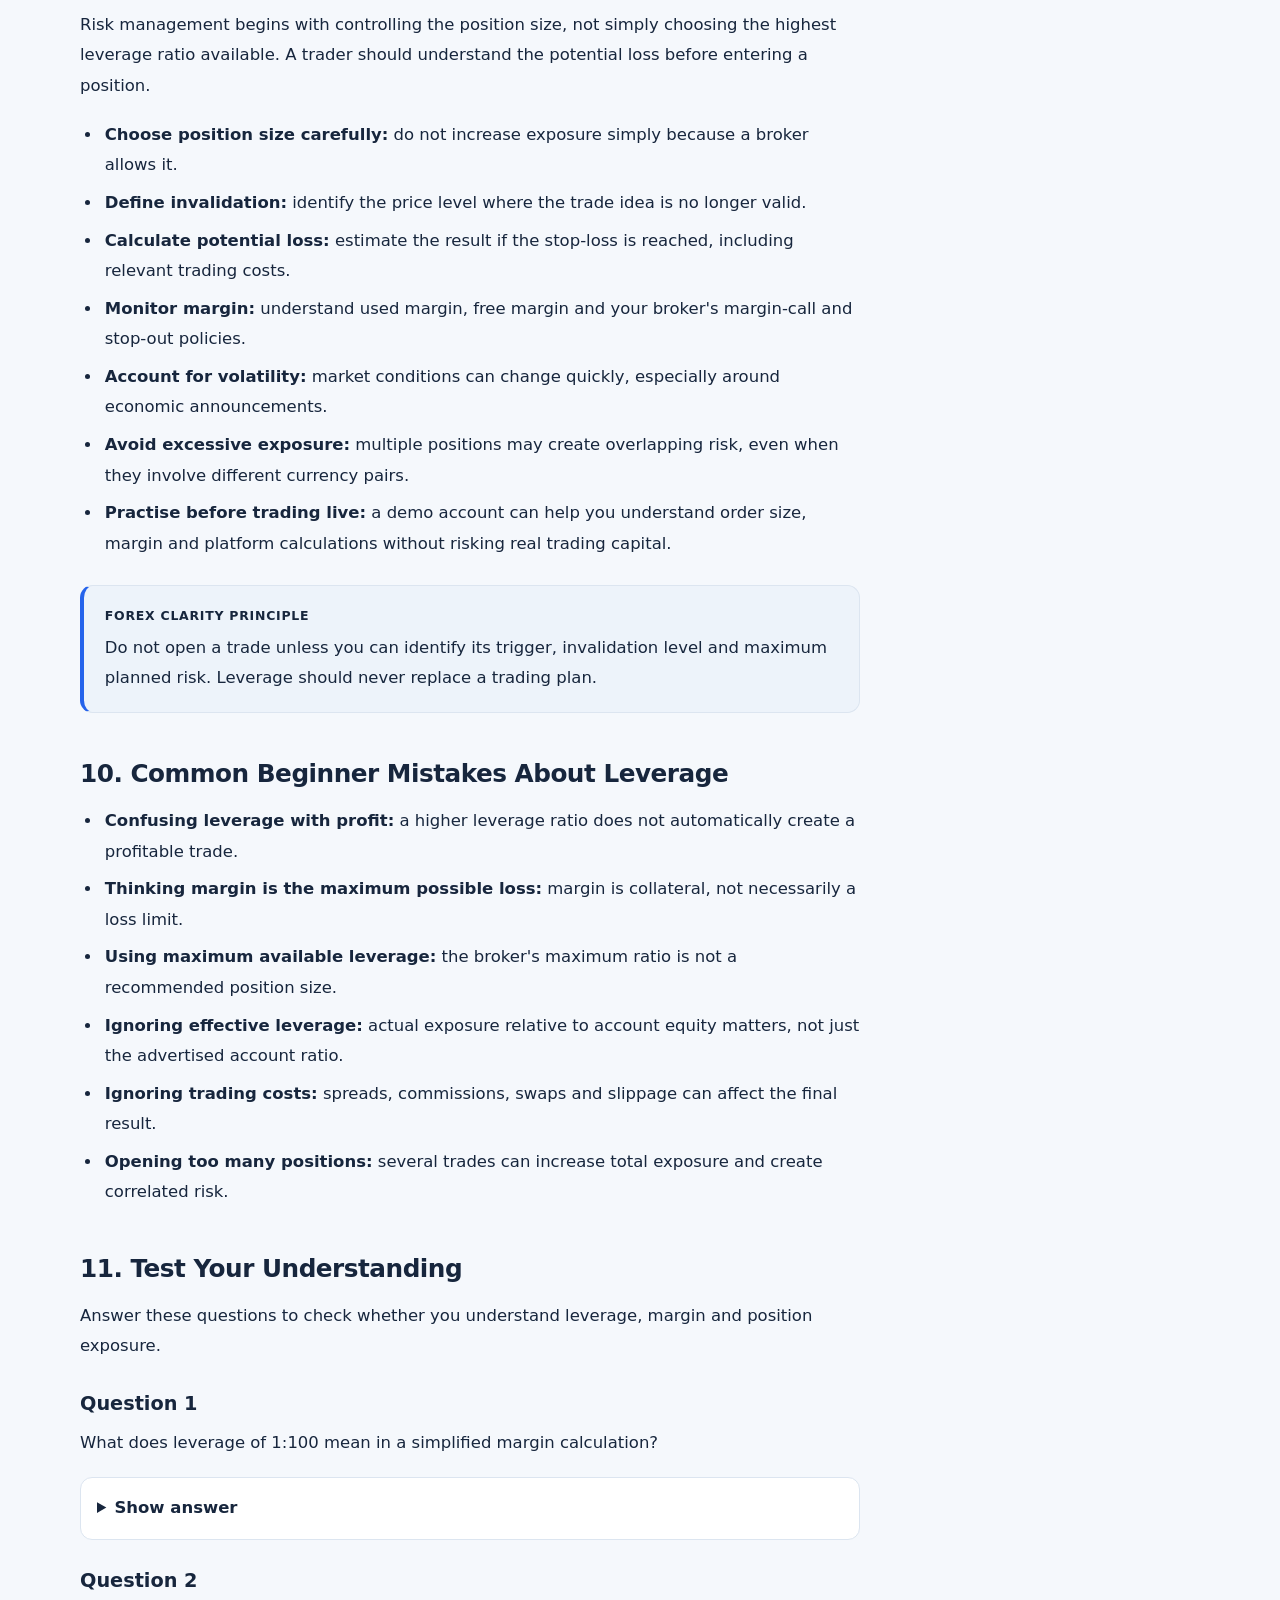
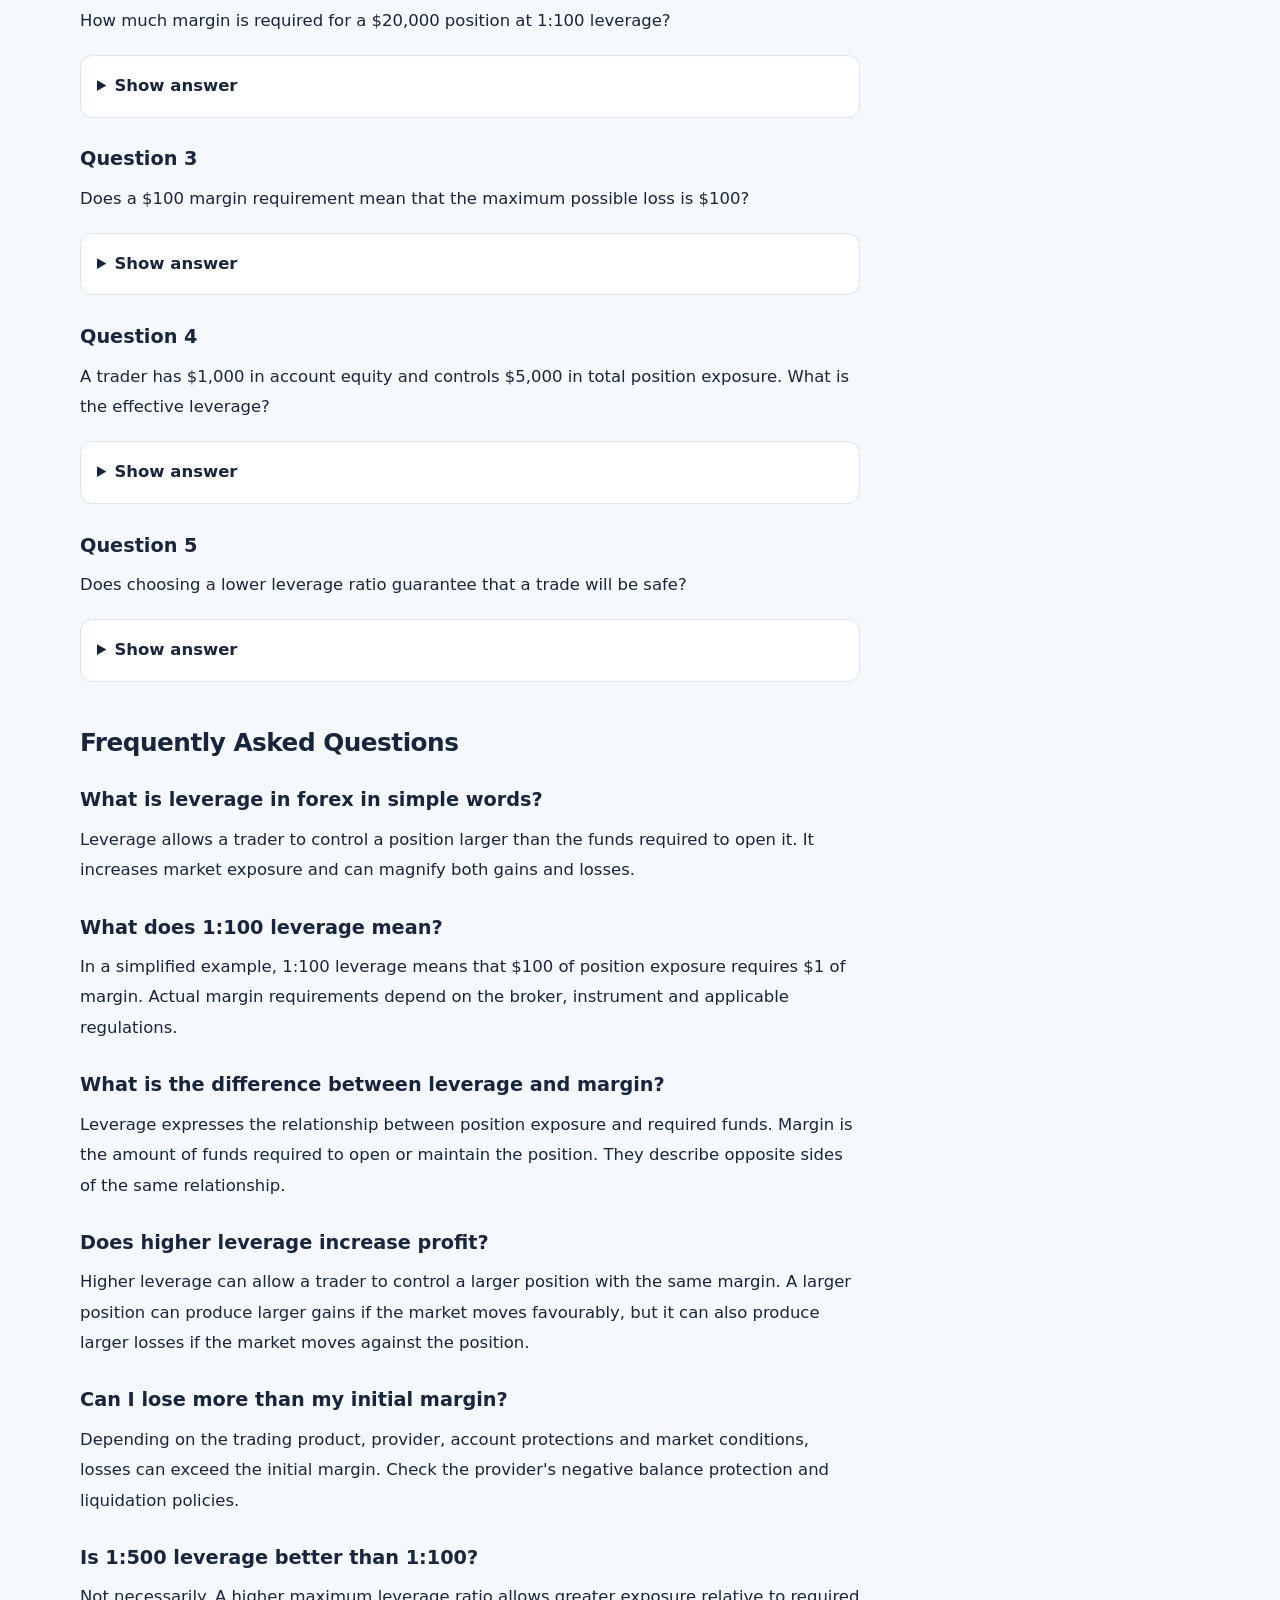
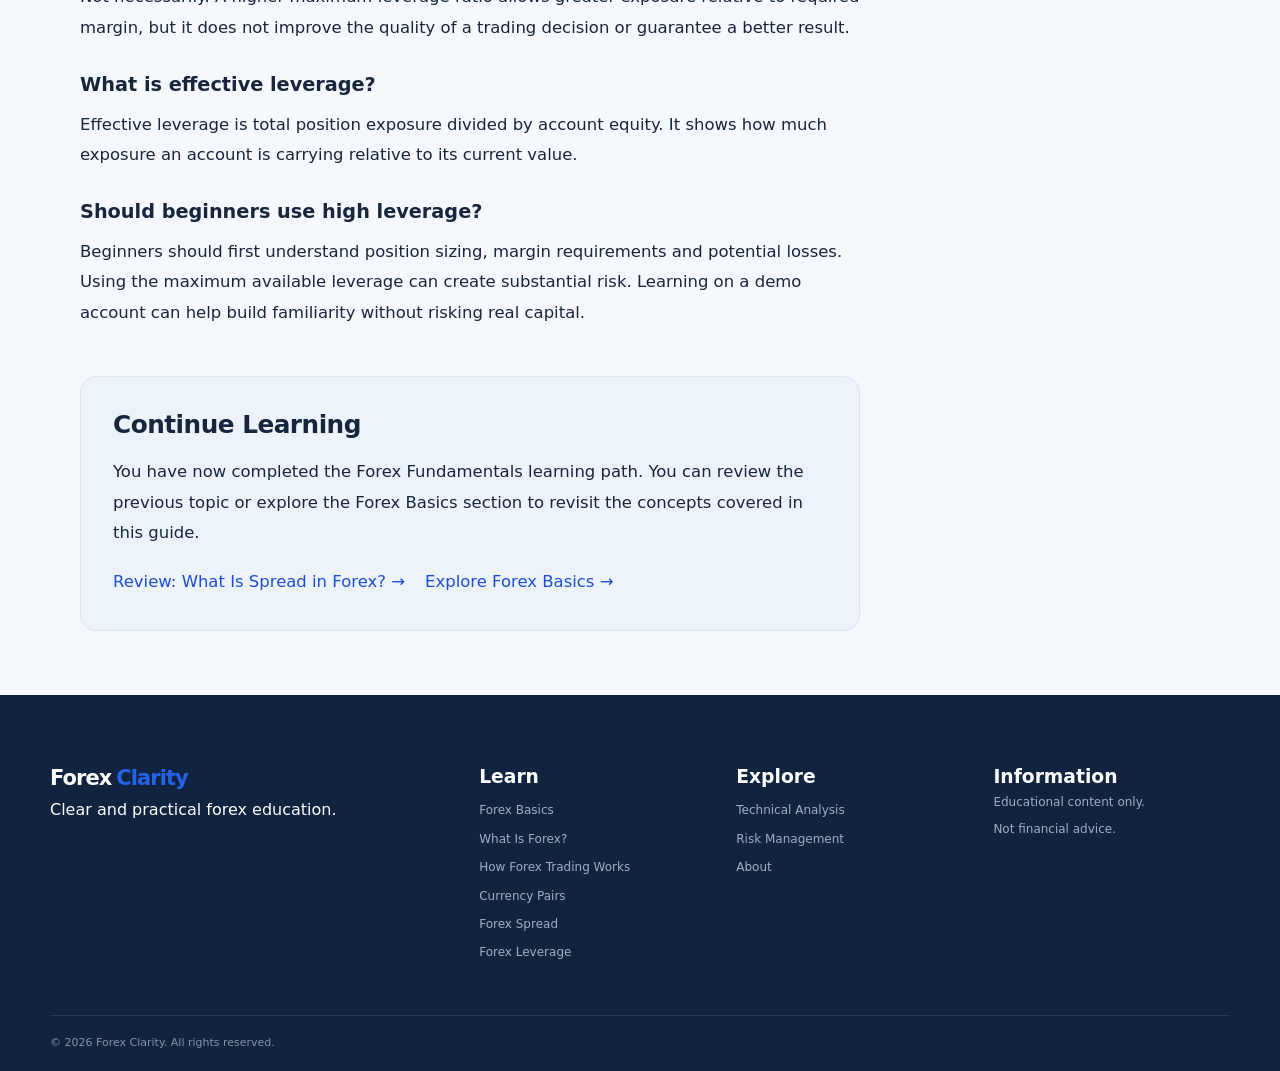
<file: forex-basics/what-is-leverage-in-forex.html>
<!doctype html>
<html lang="en">
<head>
  <meta charset="utf-8">
  <meta name="viewport" content="width=device-width, initial-scale=1">

  <title>What Is Leverage in Forex? A Beginner’s Guide | Forex Clarity</title>
  <meta name="description" content="Learn what leverage in forex means, how leverage ratios and margin work, how to calculate trading exposure, and why leverage increases both potential profits and losses.">

  <link rel="canonical" href="https://alimoayyed-trader.github.io/forex-clarity/forex-basics/what-is-leverage-in-forex.html">

  <meta property="og:type" content="article">
  <meta property="og:title" content="What Is Leverage in Forex? A Beginner’s Guide">
  <meta property="og:description" content="Understand forex leverage, margin requirements, position exposure, practical calculations and the risks of leveraged trading.">
  <meta property="og:url" content="https://alimoayyed-trader.github.io/forex-clarity/forex-basics/what-is-leverage-in-forex.html">

  <link rel="stylesheet" href="../assets/css/style.css">

  <style>
    /* Forex Leverage article: brand colors come from the shared stylesheet. */

    .cp-article {
      padding: 1.5rem 0 4rem;
    }

    .cp-container {
      width: min(1120px, calc(100% - 2rem));
      margin-inline: auto;
    }

    .cp-breadcrumbs {
      padding: 1rem 0;
      color: var(--text-soft, #667085);
      font-size: .9rem;
      line-height: 1.7;
    }

    .cp-breadcrumbs a {
      color: var(--accent-dark, #2563eb);
      text-underline-offset: .18em;
    }

    .cp-layout {
      display: grid;
      grid-template-columns: minmax(0, 1fr) 230px;
      gap: clamp(2rem, 5vw, 4rem);
      align-items: start;
    }

    .cp-content {
      min-width: 0;
      max-width: 780px;
      font-size: 1.03rem;
      line-height: 1.85;
      overflow-wrap: anywhere;
    }

    .cp-content > p:first-child {
      font-size: 1.1rem;
    }

    .cp-content p {
      margin: 0 0 1.15rem;
    }

    .cp-content h2 {
      margin: 2.8rem 0 1rem;
      line-height: 1.3;
      letter-spacing: -.02em;
      scroll-margin-top: 2rem;
    }

    .cp-content h3 {
      margin: 1.8rem 0 .65rem;
      line-height: 1.4;
      scroll-margin-top: 2rem;
    }

    .cp-content ul {
      padding-left: 1.4rem;
      margin: .75rem 0 1.5rem;
    }

    .cp-content li {
      margin: .45rem 0;
      padding-left: .15rem;
    }

    .cp-content a {
      color: var(--accent-dark, #2563eb);
      text-underline-offset: .18em;
    }

    .cp-callout {
      margin: 1.6rem 0;
      padding: 1.15rem 1.3rem;
      border: 1px solid var(--line, #e4e9f0);
      border-left: 4px solid var(--accent, #3b82f6);
      border-radius: .8rem;
      background: var(--surface-soft, #f1f5fa);
    }

    .cp-callout p:last-child {
      margin-bottom: 0;
    }

    .cp-callout-label {
      display: block;
      margin-bottom: .35rem;
      font-size: .78rem;
      font-weight: 800;
      letter-spacing: .06em;
      text-transform: uppercase;
    }

    .cp-sidebar {
      position: sticky;
      top: 1.25rem;
    }

    .cp-toc {
      padding: 1.2rem;
      border: 1px solid var(--line, #e4e9f0);
      border-radius: .9rem;
      background: var(--surface, #fff);
    }

    .cp-toc h2 {
      margin: 0 0 .8rem;
      font-size: 1.1rem;
      line-height: 1.4;
    }

    .cp-toc ol {
      margin: 0;
      padding-left: 1.2rem;
    }

    .cp-toc li {
      margin: .4rem 0;
      font-size: .9rem;
      line-height: 1.5;
    }

    .cp-toc a {
      color: var(--text, inherit);
      text-decoration: none;
      text-underline-offset: .18em;
    }

    .cp-toc a:hover,
    .cp-toc a:focus-visible {
      color: var(--accent-dark, #2563eb);
      text-decoration: underline;
    }

    .cp-sidebar-note {
      margin-top: 1rem;
      padding: 1rem;
      border-radius: .8rem;
      background: var(--surface-soft, #f1f5fa);
      font-size: .9rem;
      line-height: 1.7;
    }

    .cp-sidebar-note p:last-child {
      margin-bottom: 0;
    }

    .cp-table-wrap {
      margin: 1.35rem 0 1.6rem;
      overflow-x: auto;
      border: 1px solid var(--line, #e4e9f0);
      border-radius: .8rem;
      -webkit-overflow-scrolling: touch;
    }

    .cp-content table {
      width: 100%;
      min-width: 480px;
      border-collapse: collapse;
      font-size: .95rem;
      line-height: 1.65;
    }

    .cp-content th,
    .cp-content td {
      padding: .85rem 1rem;
      border-bottom: 1px solid var(--line, #e4e9f0);
      text-align: left;
      vertical-align: top;
    }

    .cp-content th {
      background: var(--surface-soft, #f1f5fa);
      font-weight: 750;
    }

    .cp-content tbody tr:last-child td {
      border-bottom: 0;
    }

    .cp-example {
      margin: 1.25rem 0 1.6rem;
      padding: 1.2rem 1.3rem;
      border: 1px solid var(--line, #e4e9f0);
      border-radius: .85rem;
    }

    .cp-example h3 {
      margin-top: 0;
    }

    .cp-content details {
      margin: .8rem 0 1.1rem;
      padding: .95rem 1rem;
      border: 1px solid var(--line, #e4e9f0);
      border-radius: .75rem;
      background: var(--surface, #fff);
    }

    .cp-content summary {
      cursor: pointer;
      font-weight: 750;
    }

    .cp-content summary:focus-visible {
      outline: 2px solid var(--accent, #3b82f6);
      outline-offset: 4px;
    }

    .cp-content details p {
      margin: .8rem 0 0;
    }

    .cp-next {
      margin-top: 3rem;
      padding: clamp(1.25rem, 3vw, 2rem);
      border: 1px solid var(--line, #e4e9f0);
      border-radius: 1rem;
      background: var(--surface-soft, #f1f5fa);
    }

    .cp-next h2 {
      margin-top: 0;
    }

    .cp-next p:last-child {
      margin-bottom: 0;
    }

    .cp-next-links {
      display: flex;
      flex-wrap: wrap;
      gap: .75rem 1.25rem;
      margin-top: 1rem;
    }

    @media (max-width: 850px) {
      .cp-layout {
        grid-template-columns: minmax(0, 1fr);
      }

      .cp-sidebar {
        position: static;
        order: -1;
      }

      .cp-toc ol {
        columns: 2;
        column-gap: 2rem;
      }

      .cp-toc li {
        break-inside: avoid;
      }
    }

    @media (max-width: 560px) {
      .cp-article {
        padding-top: 1rem;
      }

      .cp-container {
        width: min(100% - 1.25rem, 1120px);
      }

      .cp-content {
        font-size: 1rem;
      }

      .cp-content h2 {
        margin-top: 2.3rem;
      }

      .cp-toc ol {
        columns: 1;
      }

      .cp-content th,
      .cp-content td {
        padding: .7rem;
      }

      .cp-callout {
        padding: 1rem;
      }
    }
  </style>
</head>

<body>

<header class="site-header">
  <div class="container nav-wrap">
    <a class="logo" href="../">Forex <span>Clarity</span></a>

    <nav class="main-nav" aria-label="Main navigation">
      <a href="../">Home</a>
      <a href="./">Forex Basics</a>
      <a href="../#analysis">Analysis</a>
      <a href="../#strategies">Strategies</a>
      <a href="../#risk">Risk Management</a>
    </nav>

    <a class="header-button" href="../#learn">Start Learning</a>
  </div>
</header>

<nav class="cp-breadcrumbs" aria-label="Breadcrumb">
  <div class="cp-container">
    <a href="../">Home</a>
    <span aria-hidden="true"> / </span>
    <a href="./">Forex Basics</a>
    <span aria-hidden="true"> / </span>
    <span aria-current="page">Forex Leverage</span>
  </div>
</nav>

<section class="hero">
  <div class="container">
    <div class="hero-content">
      <p class="eyebrow">FOREX BASICS</p>

      <h1>What Is <span>Leverage</span> in Forex?</h1>

      <div class="article-byline">
        <span>By Ali Moayyed and Nasrin Kheyrdost</span>
      </div>

      <p class="hero-description">
        Learn how forex leverage works, what leverage ratios mean,
        how margin is calculated, and why trading with leverage
        can increase both potential gains and losses.
      </p>
    </div>
  </div>
</section>

<main class="cp-article">
  <div class="cp-container">
    <div class="cp-layout">

      <article class="cp-content">

        <p>
          Imagine controlling a trading position worth $10,000 while using
          only $100 of your own account funds as the required margin. This
          is the basic idea behind leverage: it allows a trader to gain
          exposure to a position larger than the funds allocated to open it.
        </p>

        <p>
          Leverage is widely used in retail forex trading. It can make
          relatively small price movements have a significant effect on
          account equity. However, it also increases the speed and size of
          potential losses.
        </p>

        <div class="cp-callout">
          <span class="cp-callout-label">Key idea</span>
          <p>
            Leverage increases your market exposure relative to your own
            funds. It does not make a trade safer, guarantee a profit,
            or remove the possibility of losing money.
          </p>
        </div>

        <h2 id="meaning">1. What Is Leverage in Forex?</h2>

        <p>
          Leverage is a trading mechanism that allows a trader to control
          a position with a market value greater than the funds required
          to open that position.
        </p>

        <p>
          It is commonly expressed as a ratio, such as 1:10, 1:50 or 1:100.
          The first number represents the relationship between the trader's
          required funds and the total market exposure.
        </p>

        <p>
          For example, leverage of 1:100 means that $1 of required margin
          can support $100 of position exposure, subject to the broker's
          rules and the applicable margin requirements.
        </p>

        <p>
          If you are new to forex, first understand
          <a href="./what-is-forex.html">what forex is</a>,
          <a href="./currency-pairs.html">how currency pairs work</a>,
          and
          <a href="./how-forex-trading-works.html">how forex trading works</a>.
          These concepts help explain what you are actually trading when
          leverage is involved.
        </p>

        <h2 id="ratio">2. What Does a Leverage Ratio Mean?</h2>

        <p>
          A leverage ratio describes how large a position can be compared
          with the margin required to open it. A higher ratio means that
          less margin is required for the same position size.
        </p>

        <div class="cp-table-wrap" role="region" aria-label="Leverage ratio examples table" tabindex="0">
          <table>
            <thead>
              <tr>
                <th scope="col">Leverage ratio</th>
                <th scope="col">Margin percentage</th>
                <th scope="col">Margin for $10,000 exposure</th>
              </tr>
            </thead>
            <tbody>
              <tr>
                <td>1:10</td>
                <td>10%</td>
                <td>$1,000</td>
              </tr>
              <tr>
                <td>1:20</td>
                <td>5%</td>
                <td>$500</td>
              </tr>
              <tr>
                <td>1:50</td>
                <td>2%</td>
                <td>$200</td>
              </tr>
              <tr>
                <td>1:100</td>
                <td>1%</td>
                <td>$100</td>
              </tr>
              <tr>
                <td>1:200</td>
                <td>0.5%</td>
                <td>$50</td>
              </tr>
            </tbody>
          </table>
        </div>

        <p>
          These figures are simplified examples. Actual requirements can
          depend on the instrument, account type, broker, jurisdiction
          and market conditions.
        </p>

        <div class="cp-callout">
          <span class="cp-callout-label">Remember</span>
          <p>
            A 1:100 leverage ratio does not mean that you must use the
            maximum available leverage. The amount of leverage you actually
            use depends on your position size and account equity.
          </p>
        </div>

        <h2 id="margin">3. What Is Margin and How Is It Related to Leverage?</h2>

        <p>
          Margin is the amount of funds a broker requires to open or maintain
          a leveraged position. It is not normally a separate trading fee.
          Instead, it is funds set aside as collateral while the position
          remains open.
        </p>

        <p>
          Leverage and margin describe two sides of the same relationship:
          leverage expresses the exposure relative to the required margin,
          while margin expresses the required funds as a percentage of
          the position value.
        </p>

        <h3>Initial margin</h3>

        <p>
          Initial margin is the amount required to open a position.
          The exact requirement depends on the instrument and the broker's
          margin rules.
        </p>

        <h3>Used margin</h3>

        <p>
          Used margin is the amount of account funds currently allocated
          to support open positions.
        </p>

        <h3>Free margin</h3>

        <p>
          Free margin is the portion of account equity that is not currently
          being used as margin. It can be available to support additional
          positions or absorb losses, depending on the account's rules.
        </p>

        <h3>Margin level</h3>

        <p>
          Margin level is commonly calculated by dividing account equity
          by used margin and multiplying the result by 100.
        </p>

        <div class="cp-example">
          <h3>Example: Calculating margin level</h3>

          <p>
            Suppose an account has:
          </p>

          <ul>
            <li>Account equity: $1,000</li>
            <li>Used margin: $200</li>
          </ul>

          <p>
            The calculation is:
          </p>

          <p>
            <strong>Margin level = ($1,000 ÷ $200) × 100 = 500%</strong>
          </p>

          <p>
            This is an illustrative account calculation. Brokers may use
            different margin rules and thresholds for margin calls or
            automatic position closures.
          </p>
        </div>

        <h2 id="calculation">4. How to Calculate Leverage and Margin</h2>

        <p>
          You can use two simple formulas to understand the relationship
          between position exposure, margin and leverage.
        </p>

        <div class="cp-callout">
          <span class="cp-callout-label">Formula 1 — Required margin</span>
          <p>
            <strong>Required Margin = Position Value ÷ Leverage Ratio</strong>
          </p>
        </div>

        <div class="cp-callout">
          <span class="cp-callout-label">Formula 2 — Leverage</span>
          <p>
            <strong>Leverage = Position Value ÷ Required Margin</strong>
          </p>
        </div>

        <div class="cp-example">
          <h3>Example A: Calculate margin at 1:100</h3>

          <p>
            Assume you want to open a position with a notional value of
            $10,000 and the required leverage is 1:100.
          </p>

          <p>
            <strong>$10,000 ÷ 100 = $100</strong>
          </p>

          <p>
            The illustrative required margin is $100.
          </p>
        </div>

        <div class="cp-example">
          <h3>Example B: Calculate the leverage ratio</h3>

          <p>
            Suppose a position has a value of $20,000 and requires
            $400 in margin.
          </p>

          <p>
            <strong>$20,000 ÷ $400 = 50</strong>
          </p>

          <p>
            The implied leverage ratio is 1:50.
          </p>
        </div>

        <p>
          These calculations assume that the position value and margin
          are expressed in the same currency. Currency conversion,
          contract specifications and broker-specific margin rules
          may affect real trading calculations.
        </p>

        <h2 id="exposure">5. What Is Position Exposure?</h2>

        <p>
          Position exposure is the total market value of the position
          you control. It is different from the margin used to open it.
        </p>

        <p>
          For example, a trader may have $500 of required margin supporting
          a position with a notional value of $50,000. The trader is exposed
          to price movements on the $50,000 position, not just the $500
          margin amount.
        </p>

        <div class="cp-table-wrap" role="region" aria-label="Position exposure examples table" tabindex="0">
          <table>
            <thead>
              <tr>
                <th scope="col">Position value</th>
                <th scope="col">Leverage</th>
                <th scope="col">Required margin</th>
              </tr>
            </thead>
            <tbody>
              <tr>
                <td>$5,000</td>
                <td>1:50</td>
                <td>$100</td>
              </tr>
              <tr>
                <td>$10,000</td>
                <td>1:100</td>
                <td>$100</td>
              </tr>
              <tr>
                <td>$25,000</td>
                <td>1:50</td>
                <td>$500</td>
              </tr>
              <tr>
                <td>$50,000</td>
                <td>1:100</td>
                <td>$500</td>
              </tr>
            </tbody>
          </table>
        </div>

        <p>
          This distinction is essential. A small margin requirement does
          not mean that the position has a small market exposure or that
          the potential loss is limited to the margin amount.
        </p>

        <h2 id="profit-loss">6. How Does Leverage Affect Profit and Loss?</h2>

        <p>
          Leverage does not change the direction of the market. It changes
          how much exposure a trader can control relative to the funds
          committed as margin.
        </p>

        <p>
          Because profit and loss are determined by the size and movement
          of the position, a larger position can create larger gains or
          losses from the same percentage price movement.
        </p>

        <div class="cp-example">
          <h3>Example: A 1% favourable price movement</h3>

          <p>
            Imagine a position with a notional value of $10,000. If the
            position moves 1% in your favour, the simplified result
            before costs is:
          </p>

          <p>
            <strong>$10,000 × 1% = $100 potential gain</strong>
          </p>

          <p>
            If the required margin was $100, this gain would equal
            100% of that initial margin. This does not mean the account
            is guaranteed to earn that return. It is an illustration
            of how exposure relates to price movement.
          </p>
        </div>

        <div class="cp-example">
          <h3>Example: A 1% unfavourable price movement</h3>

          <p>
            If the same $10,000 position moves 1% against the trader,
            the simplified loss before costs is:
          </p>

          <p>
            <strong>$10,000 × 1% = $100 potential loss</strong>
          </p>

          <p>
            The loss equals the original $100 margin in this simplified
            example. In practice, the position may be closed earlier
            because of margin requirements, or losses may differ because
            of spreads, commissions, slippage, gaps and execution.
          </p>
        </div>

        <div class="cp-callout">
          <span class="cp-callout-label">Important risk warning</span>
          <p>
            The margin deposited to open a trade is not necessarily
            the maximum amount you can lose. Depending on the product,
            provider, account protections and market conditions,
            losses can exceed the initial margin.
          </p>
        </div>

        <h2 id="effective">7. What Is Effective Leverage?</h2>

        <p>
          Effective leverage describes the actual exposure of a trader's
          positions relative to the account equity. It can be different
          from the maximum leverage offered by a broker.
        </p>

        <p>
          A trader may have access to 1:100 leverage but choose a much
          smaller position. In that case, the effective leverage may
          be significantly lower.
        </p>

        <div class="cp-callout">
          <span class="cp-callout-label">Formula — Effective leverage</span>
          <p>
            <strong>Effective Leverage = Total Position Exposure ÷ Account Equity</strong>
          </p>
        </div>

        <div class="cp-example">
          <h3>Example: Effective leverage</h3>

          <p>
            Suppose a trader has account equity of $2,000 and opens
            a position with a notional value of $10,000.
          </p>

          <p>
            <strong>$10,000 ÷ $2,000 = 5</strong>
          </p>

          <p>
            The effective leverage is 1:5, even if the broker offers
            a higher maximum leverage ratio.
          </p>
        </div>

        <p>
          Effective leverage is useful for understanding how much
          market exposure an account is carrying compared with
          its current equity.
        </p>

        <h2 id="risks">8. The Main Risks of Using Leverage</h2>

        <p>
          Leverage can increase market exposure, but it also makes
          risk management especially important. Traders should
          understand the possible consequences before opening
          a leveraged position.
        </p>

        <h3>Larger losses</h3>

        <p>
          A small adverse price movement can cause a meaningful
          loss when the position size is large relative to account
          equity.
        </p>

        <h3>Margin calls and stop-out</h3>

        <p>
          If account equity falls relative to used margin, a broker
          may issue a margin warning or automatically close positions
          when specified thresholds are reached. The exact rules vary
          between providers and account types.
        </p>

        <h3>Market gaps and slippage</h3>

        <p>
          Prices can move sharply, especially around important news,
          market openings or periods of low liquidity. A stop-loss
          order may be executed at a different price from the requested
          level if the market moves quickly.
        </p>

        <h3>Emotional pressure</h3>

        <p>
          Large positions can make normal price fluctuations feel
          more significant. This can encourage impulsive decisions,
          excessive trading or moving a stop-loss without a clear plan.
        </p>

        <h3>Unexpected trading costs</h3>

        <p>
          Spreads, commissions, swaps and other charges can affect
          the result of a leveraged position. Learn
          <a href="./what-is-a-forex-spread.html">what a forex spread is</a>
          before evaluating the total cost of a trade.
        </p>

        <h2 id="risk-management">9. How to Manage Leverage Risk</h2>

        <p>
          Risk management begins with controlling the position size,
          not simply choosing the highest leverage ratio available.
          A trader should understand the potential loss before entering
          a position.
        </p>

        <ul>
          <li>
            <strong>Choose position size carefully:</strong>
            do not increase exposure simply because a broker allows it.
          </li>
          <li>
            <strong>Define invalidation:</strong>
            identify the price level where the trade idea is no longer valid.
          </li>
          <li>
            <strong>Calculate potential loss:</strong>
            estimate the result if the stop-loss is reached, including
            relevant trading costs.
          </li>
          <li>
            <strong>Monitor margin:</strong>
            understand used margin, free margin and your broker's
            margin-call and stop-out policies.
          </li>
          <li>
            <strong>Account for volatility:</strong>
            market conditions can change quickly, especially around
            economic announcements.
          </li>
          <li>
            <strong>Avoid excessive exposure:</strong>
            multiple positions may create overlapping risk, even
            when they involve different currency pairs.
          </li>
          <li>
            <strong>Practise before trading live:</strong>
            a demo account can help you understand order size,
            margin and platform calculations without risking
            real trading capital.
          </li>
        </ul>

        <div class="cp-callout">
          <span class="cp-callout-label">Forex Clarity principle</span>
          <p>
            Do not open a trade unless you can identify its trigger,
            invalidation level and maximum planned risk. Leverage
            should never replace a trading plan.
          </p>
        </div>

        <h2 id="mistakes">10. Common Beginner Mistakes About Leverage</h2>

        <ul>
          <li>
            <strong>Confusing leverage with profit:</strong>
            a higher leverage ratio does not automatically create
            a profitable trade.
          </li>
          <li>
            <strong>Thinking margin is the maximum possible loss:</strong>
            margin is collateral, not necessarily a loss limit.
          </li>
          <li>
            <strong>Using maximum available leverage:</strong>
            the broker's maximum ratio is not a recommended position size.
          </li>
          <li>
            <strong>Ignoring effective leverage:</strong>
            actual exposure relative to account equity matters,
            not just the advertised account ratio.
          </li>
          <li>
            <strong>Ignoring trading costs:</strong>
            spreads, commissions, swaps and slippage can affect
            the final result.
          </li>
          <li>
            <strong>Opening too many positions:</strong>
            several trades can increase total exposure and
            create correlated risk.
          </li>
        </ul>

        <h2 id="practice">11. Test Your Understanding</h2>

        <p>
          Answer these questions to check whether you understand
          leverage, margin and position exposure.
        </p>

        <h3>Question 1</h3>
        <p>
          What does leverage of 1:100 mean in a simplified margin calculation?
        </p>

        <details>
          <summary>Show answer</summary>
          <p>
            It means that $1 of required margin can support $100
            of position exposure, subject to the applicable
            margin rules.
          </p>
        </details>

        <h3>Question 2</h3>
        <p>
          How much margin is required for a $20,000 position
          at 1:100 leverage?
        </p>

        <details>
          <summary>Show answer</summary>
          <p>
            $20,000 ÷ 100 = $200 of illustrative required margin.
          </p>
        </details>

        <h3>Question 3</h3>
        <p>
          Does a $100 margin requirement mean that the maximum
          possible loss is $100?
        </p>

        <details>
          <summary>Show answer</summary>
          <p>
            No. Margin is collateral required to support a position.
            Depending on the product, provider and market conditions,
            losses may exceed the initial margin.
          </p>
        </details>

        <h3>Question 4</h3>
        <p>
          A trader has $1,000 in account equity and controls
          $5,000 in total position exposure. What is the
          effective leverage?
        </p>

        <details>
          <summary>Show answer</summary>
          <p>
            $5,000 ÷ $1,000 = 5. The effective leverage is 1:5.
          </p>
        </details>

        <h3>Question 5</h3>
        <p>
          Does choosing a lower leverage ratio guarantee that
          a trade will be safe?
        </p>

        <details>
          <summary>Show answer</summary>
          <p>
            No. Risk also depends on position size, volatility,
            stop-loss placement, trading costs, market gaps
            and the trader's overall exposure.
          </p>
        </details>

        <h2 id="faq">Frequently Asked Questions</h2>

        <h3>What is leverage in forex in simple words?</h3>
        <p>
          Leverage allows a trader to control a position larger
          than the funds required to open it. It increases market
          exposure and can magnify both gains and losses.
        </p>

        <h3>What does 1:100 leverage mean?</h3>
        <p>
          In a simplified example, 1:100 leverage means that
          $100 of position exposure requires $1 of margin.
          Actual margin requirements depend on the broker,
          instrument and applicable regulations.
        </p>

        <h3>What is the difference between leverage and margin?</h3>
        <p>
          Leverage expresses the relationship between position
          exposure and required funds. Margin is the amount of
          funds required to open or maintain the position.
          They describe opposite sides of the same relationship.
        </p>

        <h3>Does higher leverage increase profit?</h3>
        <p>
          Higher leverage can allow a trader to control a larger
          position with the same margin. A larger position can
          produce larger gains if the market moves favourably,
          but it can also produce larger losses if the market
          moves against the position.
        </p>

        <h3>Can I lose more than my initial margin?</h3>
        <p>
          Depending on the trading product, provider, account
          protections and market conditions, losses can exceed
          the initial margin. Check the provider's negative
          balance protection and liquidation policies.
        </p>

        <h3>Is 1:500 leverage better than 1:100?</h3>
        <p>
          Not necessarily. A higher maximum leverage ratio
          allows greater exposure relative to required margin,
          but it does not improve the quality of a trading
          decision or guarantee a better result.
        </p>

        <h3>What is effective leverage?</h3>
        <p>
          Effective leverage is total position exposure divided
          by account equity. It shows how much exposure an
          account is carrying relative to its current value.
        </p>

        <h3>Should beginners use high leverage?</h3>
        <p>
          Beginners should first understand position sizing,
          margin requirements and potential losses. Using
          the maximum available leverage can create substantial
          risk. Learning on a demo account can help build
          familiarity without risking real capital.
        </p>

      
<div class="cp-next">
  <h2>Continue Learning</h2>

  <p>
    You have now completed the Forex Fundamentals learning path.
    You can review the previous topic or explore the Forex Basics
    section to revisit the concepts covered in this guide.
  </p>

  <div class="cp-next-links">

    <a href="./what-is-a-forex-spread.html">
      Review: What Is Spread in Forex? →
    </a>

    <a href="./">
      Explore Forex Basics →
    </a>

  </div>
</div>


      </article>

      <aside class="cp-sidebar" aria-label="Article navigation and note">

        <nav class="cp-toc" aria-label="On this page">
          <h2>On this page</h2>

          <ol>
            <li><a href="#meaning">What leverage means</a></li>
            <li><a href="#ratio">Leverage ratios</a></li>
            <li><a href="#margin">Margin and leverage</a></li>
            <li><a href="#calculation">Calculating leverage</a></li>
            <li><a href="#exposure">Position exposure</a></li>
            <li><a href="#profit-loss">Profit and loss</a></li>
            <li><a href="#effective">Effective leverage</a></li>
            <li><a href="#risks">Leverage risks</a></li>
            <li><a href="#risk-management">Risk management</a></li>
            <li><a href="#mistakes">Common mistakes</a></li>
            <li><a href="#practice">Knowledge check</a></li>
            <li><a href="#faq">Frequently asked questions</a></li>
          </ol>
        </nav>

        <div class="cp-sidebar-note">
          <strong>Learning reminder</strong>
          <p>
            Leverage increases exposure, not certainty.
            Understand your position size, margin and
            potential loss before entering a trade.
          </p>
        </div>

      </aside>

    </div>
  </div>
</main>

<footer class="site-footer">
  <div class="container footer-grid">

    <div>
      <a class="logo footer-logo" href="../">Forex <span>Clarity</span></a>
      <p>Clear and practical forex education.</p>
    </div>

    <div>
      <h3>Learn</h3>
      <a href="./">Forex Basics</a>
      <a href="./what-is-forex.html">What Is Forex?</a>
      <a href="./how-forex-trading-works.html">How Forex Trading Works</a>
      <a href="./currency-pairs.html">Currency Pairs</a>
      <a href="./what-is-a-forex-spread.html">Forex Spread</a>
      <a href="./what-is-leverage-in-forex.html">Forex Leverage</a>
    </div>

    <div>
      <h3>Explore</h3>
      <a href="../#analysis">Technical Analysis</a>
      <a href="../#risk">Risk Management</a>
      <a href="../about/">About</a>
    </div>

    <div>
      <h3>Information</h3>
      <p>Educational content only.</p>
      <p>Not financial advice.</p>
    </div>

  </div>

  <div class="container footer-bottom">
    <p>© 2026 Forex Clarity. All rights reserved.</p>
  </div>
</footer>

</body>
</html>
</file>
<file: assets/css/style.css>
:root {
  --bg: #f5f8fc;
  --surface: #ffffff;
  --surface-soft: #edf3fa;
  --text: #17263d;
  --text-soft: #596a80;
  --line: #dce5f0;
  --dark: #10233f;
  --dark-soft: #183454;
  --accent: #2563eb;
  --accent-dark: #1d4ed8;
  --accent-light: #eaf2ff;
  --success: #16845b;
  --container: 1180px;
  --radius: 18px;
  --radius-small: 12px;
  --shadow: 0 12px 35px rgba(15, 35, 63, .07);
  --shadow-hover: 0 18px 45px rgba(15, 35, 63, .11);
}

*, *::before, *::after { box-sizing: border-box; margin: 0; padding: 0; }
html { scroll-behavior: smooth; scroll-padding-top: 100px; }
body { font-family: Inter, ui-sans-serif, system-ui, -apple-system, BlinkMacSystemFont, "Segoe UI", sans-serif; background: var(--bg); color: var(--text); line-height: 1.7; -webkit-font-smoothing: antialiased; }
a { color: inherit; text-decoration: none; }
a:focus-visible { outline: 3px solid #80aaff; outline-offset: 4px; border-radius: 5px; }
img, svg { max-width: 100%; }
.container { width: min(var(--container), calc(100% - 48px)); margin-inline: auto; }
.section { padding: 104px 0; }
.section-white { background: #fff; }
.eyebrow { display: inline-block; margin-bottom: 16px; color: var(--accent); font-size: 11px; font-weight: 800; letter-spacing: .16em; text-transform: uppercase; }
.section-heading { display: grid; grid-template-columns: minmax(0, 1fr) minmax(260px, 420px); gap: 56px; align-items: end; margin-bottom: 48px; }
.section-heading h2 { max-width: 760px; font-size: clamp(32px, 4vw, 49px); line-height: 1.1; letter-spacing: -.04em; }
.section-heading > p { color: var(--text-soft); font-size: 15px; }

/* Header */
.site-header { position: sticky; top: 0; z-index: 1000; background: rgba(255,255,255,.92); border-bottom: 1px solid rgba(220,229,240,.85); backdrop-filter: blur(16px); }
.nav-wrap { min-height: 76px; display: flex; align-items: center; justify-content: space-between; gap: 26px; }
.logo { display: inline-flex; align-items: center; white-space: nowrap; font-size: 21px; font-weight: 850; letter-spacing: -.045em; }
.logo span { margin-left: 5px; color: var(--accent); }
.main-nav { display: flex; align-items: center; gap: 24px; margin-left: auto; }
.main-nav a { color: #475467; font-size: 13px; font-weight: 650; transition: color .2s ease; }
.main-nav a:hover { color: var(--accent); }
.header-button { display: inline-flex; align-items: center; justify-content: center; gap: 8px; min-height: 42px; padding: 0 17px; border-radius: 10px; background: var(--dark); color: #fff; font-size: 12px; font-weight: 750; transition: transform .2s ease, background .2s ease; }
.header-button:hover { background: var(--accent); transform: translateY(-1px); }

/* Buttons and links */
.button { display: inline-flex; align-items: center; justify-content: center; gap: 9px; min-height: 51px; padding: 0 23px; border-radius: 11px; font-size: 13px; font-weight: 750; transition: transform .2s ease, box-shadow .2s ease, background .2s ease; }
.button:hover { transform: translateY(-2px); }
.button-primary { background: var(--accent); color: #fff; box-shadow: 0 10px 25px rgba(37,99,235,.2); }
.button-primary:hover { background: var(--accent-dark); }
.button-secondary { background: #fff; border: 1px solid var(--line); color: var(--text); }
.button-secondary:hover { border-color: #b8c8dc; box-shadow: var(--shadow); }
.text-link { display: inline-flex; align-items: center; gap: 8px; color: var(--accent); font-size: 14px; font-weight: 750; }
.text-link:hover { color: var(--accent-dark); }

/* Hero */
.hero { position: relative; overflow: hidden; padding: 100px 0 96px; background: radial-gradient(circle at 8% 12%, rgba(59,130,246,.10), transparent 34%), linear-gradient(180deg,#fff 0%,#f5f8fc 100%); }
.hero-grid { display: grid; grid-template-columns: minmax(0,1fr) minmax(390px,.92fr); gap: 68px; align-items: center; }
.hero-content h1 { max-width: 720px; font-size: clamp(45px,5.1vw,67px); line-height: 1.02; letter-spacing: -.06em; font-weight: 850; }
.hero-content h1 span { display: block; margin-top: 7px; color: var(--accent); }
.hero-description { max-width: 650px; margin-top: 25px; color: var(--text-soft); font-size: 17px; line-height: 1.85; }
.hero-actions { display: flex; flex-wrap: wrap; gap: 13px; margin-top: 31px; }
.hero-note { margin-top: 16px; color: #8492a6; font-size: 11px; }
.hero-visual { min-width: 0; }
.market-card { overflow: hidden; padding: 25px; border: 1px solid rgba(255,255,255,.08); border-radius: 24px; background: linear-gradient(145deg,#14243d,#091321); color: #fff; box-shadow: 0 30px 70px rgba(15,23,42,.2); }
.market-card-top { display: flex; align-items: flex-start; justify-content: space-between; gap: 16px; }
.market-label { color: #8da2c3; font-size: 10px; font-weight: 800; letter-spacing: .15em; }
.market-card h2 { margin-top: 5px; font-size: 20px; font-weight: 700; }
.market-status { padding: 6px 9px; border: 1px solid rgba(255,255,255,.12); border-radius: 8px; color: #a9b8d0; font-size: 9px; font-weight: 750; letter-spacing: .08em; }
.chart { position: relative; height: 300px; margin-top: 23px; overflow: hidden; border-radius: 14px; background-color: rgba(255,255,255,.015); background-image: linear-gradient(rgba(255,255,255,.035) 1px,transparent 1px),linear-gradient(90deg,rgba(255,255,255,.035) 1px,transparent 1px); background-size: 50px 50px; }
.chart-svg { position: absolute; inset: 0; width: 100%; height: 100%; }
.chart-level { position: absolute; z-index: 2; left: 0; right: 0; height: 1px; border-top: 1px dashed rgba(255,255,255,.19); }
.chart-level span { position: absolute; top: -13px; right: 0; padding: 3px 7px; border-radius: 5px; background: rgba(255,255,255,.07); color: #a9bad2; font-size: 8px; letter-spacing: .06em; text-transform: uppercase; }
.resistance { top: 23%; } .structure { top: 51%; } .support { top: 77%; }
.market-card-footer { display: flex; justify-content: space-between; gap: 8px; margin-top: 17px; padding-top: 15px; border-top: 1px solid rgba(255,255,255,.09); color: #91a3bd; font-size: 10px; }
.candlestick-svg { overflow: visible; }
.candle-wick { fill: none; stroke-width: 2; stroke-linecap: round; vector-effect: non-scaling-stroke; }
.candle-body { stroke-width: 1; vector-effect: non-scaling-stroke; }
.candle-up .candle-wick { stroke: #22c55e; } .candle-up .candle-body { fill: #22c55e; stroke: #4ade80; }
.candle-down .candle-wick { stroke: #ef5b65; } .candle-down .candle-body { fill: #ef5b65; stroke: #fb7185; }

/* Roadmap */
.roadmap-section { background: #fff; }
.roadmap-list { display: grid; grid-template-columns: repeat(3,minmax(0,1fr)); gap: 14px; list-style: none; counter-reset: roadmap; }
.roadmap-list li { display: flex; gap: 17px; min-height: 118px; padding: 23px; border: 1px solid var(--line); border-radius: var(--radius-small); background: #fff; }
.roadmap-list li > span { display: grid; flex: 0 0 34px; width: 34px; height: 34px; place-items: center; border-radius: 10px; background: var(--accent-light); color: var(--accent); font-size: 11px; font-weight: 850; }
.roadmap-list h3 { font-size: 15px; line-height: 1.35; }
.roadmap-list p { margin-top: 6px; color: var(--text-soft); font-size: 12px; line-height: 1.6; }
.roadmap-action { margin-top: 28px; text-align: center; }

/* Analysis */
.analysis-grid { display: grid; grid-template-columns: repeat(4,minmax(0,1fr)); gap: 15px; }
.analysis-card { min-height: 230px; padding: 26px; border: 1px solid var(--line); border-radius: var(--radius); background: #fff; transition: transform .22s ease, box-shadow .22s ease, border-color .22s ease; }
.analysis-card:hover { transform: translateY(-4px); border-color: #cbdaf0; box-shadow: var(--shadow); }
.analysis-icon { display: inline-grid; width: 38px; height: 38px; place-items: center; border-radius: 10px; background: var(--accent-light); color: var(--accent); font-size: 11px; font-weight: 850; }
.analysis-card h3 { margin-top: 25px; font-size: 17px; line-height: 1.3; }
.analysis-card p { margin-top: 9px; color: var(--text-soft); font-size: 13px; }
.section-footnote { margin-top: 23px; color: #8290a3; font-size: 12px; text-align: right; }

/* Strategies */
.dark-section { padding: 105px 0; background: var(--dark); color: #fff; }
.dark-heading { max-width: 760px; margin-bottom: 46px; }
.dark-heading .eyebrow { color: #83b2ff; }
.dark-heading h2 { font-size: clamp(34px,4.7vw,55px); line-height: 1.07; letter-spacing: -.045em; }
.dark-heading > p:last-child { max-width: 620px; margin-top: 17px; color: #a8b7cb; font-size: 15px; }
.strategy-grid { display: grid; grid-template-columns: repeat(3,minmax(0,1fr)); gap: 16px; }
.strategy-card { min-height: 215px; padding: 29px; border: 1px solid rgba(255,255,255,.1); border-radius: var(--radius); background: rgba(255,255,255,.045); transition: background .2s ease, transform .2s ease; }
.strategy-card:hover { transform: translateY(-4px); background: rgba(255,255,255,.075); }
.strategy-card > span { color: #83b2ff; font-size: 11px; font-weight: 850; }
.strategy-card h3 { margin-top: 30px; font-size: 20px; }
.strategy-card p { margin-top: 9px; color: #a8b7cb; font-size: 13px; }
.dark-footnote { margin-top: 24px; color: #8fa2bd; font-size: 11px; }

/* Risk */
.risk-section { background: #f0f4f9; }
.risk-grid { display: grid; grid-template-columns: 1fr 1fr; gap: 78px; align-items: center; }
.risk-grid h2 { max-width: 620px; font-size: clamp(35px,4.4vw,55px); line-height: 1.07; letter-spacing: -.045em; }
.large-text { max-width: 620px; margin-top: 23px; color: var(--text-soft); font-size: 15px; }
.risk-list { display: flex; flex-direction: column; gap: 12px; }
.risk-item { display: flex; gap: 18px; padding: 23px; border: 1px solid var(--line); border-radius: var(--radius-small); background: #fff; }
.risk-item > span { display: grid; flex: 0 0 32px; width: 32px; height: 32px; place-items: center; border-radius: 9px; background: var(--accent-light); color: var(--accent); font-size: 10px; font-weight: 850; }
.risk-item h3 { font-size: 16px; }
.risk-item p { margin-top: 5px; color: var(--text-soft); font-size: 12px; }

/* Market topics */
.market-grid { display: grid; grid-template-columns: repeat(3,minmax(0,1fr)); gap: 17px; }
.market-topic { min-height: 245px; padding: 29px; border: 1px solid var(--line); border-radius: var(--radius); background: #fff; }
.card-kicker { color: var(--accent); font-size: 10px; font-weight: 850; letter-spacing: .13em; }
.market-topic h3, .article-card h3 { margin-top: 10px; font-size: 20px; line-height: 1.28; letter-spacing: -.025em; }
.market-topic p:not(.card-kicker) { margin-top: 11px; color: var(--text-soft); font-size: 13px; }
.status-label { display: inline-block; margin-top: 19px; padding: 5px 9px; border-radius: 999px; background: #f0f3f7; color: #68788d; font-size: 10px; font-weight: 700; }

/* Published guides */
.featured-section { background: #f8fafd; }
.article-grid { display: grid; grid-template-columns: repeat(3,minmax(0,1fr)); gap: 17px; }
.article-card { min-height: 255px; padding: 28px; border: 1px solid var(--line); border-radius: var(--radius); background: #fff; transition: transform .22s ease, box-shadow .22s ease; }
.article-card:hover { transform: translateY(-4px); box-shadow: var(--shadow); }
.featured-article { background: linear-gradient(145deg,#eef5ff,#fff); border-color: #d6e6ff; }
.article-card p:not(.card-kicker) { margin-top: 11px; color: var(--text-soft); font-size: 13px; }
.article-card a { display: inline-flex; align-items: center; gap: 8px; margin-top: 21px; color: var(--accent); font-size: 12px; font-weight: 800; }
.article-card a:hover { color: var(--accent-dark); }
.guides-action { margin-top: 30px; text-align: center; }

/* About and footer */
.about-section { padding: 100px 0; background: #fff; border-top: 1px solid var(--line); border-bottom: 1px solid var(--line); }
.about-grid { display: grid; grid-template-columns: 1fr 1fr; gap: 78px; align-items: start; }
.about-grid h2 { max-width: 580px; font-size: clamp(37px,4.4vw,56px); line-height: 1.07; letter-spacing: -.045em; }
.about-grid h2 span { display: block; color: var(--accent); }
.about-grid > div:last-child { color: var(--text-soft); font-size: 15px; }
.about-grid > div:last-child p + p { margin-top: 16px; }
.about-grid .text-link { margin-top: 22px; }
.site-footer { padding: 66px 0 0; background: var(--dark); color: #fff; }
.footer-grid { display: grid; grid-template-columns: 1.8fr 1fr 1fr 1.1fr; gap: 42px; padding-bottom: 52px; }
.footer-logo { color: #fff; }
.footer-brand p { max-width: 260px; margin-top: 13px; color: #a1afc3; font-size: 12px; }
.footer-grid h2 { margin-bottom: 14px; color: #fff; font-size: 12px; }
.footer-grid > div:not(:first-child) a { display: block; width: fit-content; margin-top: 8px; color: #a1afc3; font-size: 12px; transition: color .2s ease; }
.footer-grid a:hover { color: #fff !important; }
.footer-grid > div:last-child p { color: #a1afc3; font-size: 12px; }
.footer-grid > div:last-child p + p { margin-top: 6px; }
.footer-bottom { padding: 18px 0; border-top: 1px solid rgba(255,255,255,.1); color: #8494ab; font-size: 11px; }

/* Existing article-page support styles: retained for the site's other pages */
.article-image { width: 100%; max-width: 760px; margin: 32px auto; text-align: center; }
.article-image img { display: block; width: 100%; height: auto; border-radius: 12px; }
.article-image figcaption { margin-top: 10px; color: var(--text-soft); font-size: 12px; line-height: 1.6; }
.breadcrumb { display: flex; align-items: center; gap: 8px; padding: 18px 0; color: #667085; font-size: 14px; }
.breadcrumb a { color: #667085; }
.breadcrumb a:hover { text-decoration: underline; }
.breadcrumb [aria-current="page"] { color: #101828; font-weight: 600; }
.article-byline { margin-top: 16px; color: var(--text-soft); font-size: 14px; line-height: 1.6; }
.article-byline span { color: var(--text); font-weight: 600; }
article.section-light .container a { color: var(--accent); text-decoration: underline; text-underline-offset: 3px; }
article.section-light .container a:hover { text-decoration-thickness: 2px; }
.team-grid { display: grid; grid-template-columns: repeat(2,minmax(0,1fr)); gap: 28px; }
.team-card { overflow: hidden; border: 1px solid var(--line); border-radius: var(--radius); background: var(--surface); box-shadow: var(--shadow); }
.team-card-placeholder { height: 240px; display: flex; align-items: center; justify-content: center; background: linear-gradient(135deg,var(--surface-soft),var(--accent-light)); border-bottom: 1px solid var(--line); }
.team-card-placeholder span { color: var(--accent); font-size: 58px; font-weight: 800; letter-spacing: -.04em; }
.team-card-content { padding: 32px; }
.team-card-content h3 { margin-top: 6px; font-size: 30px; line-height: 1.15; letter-spacing: -.03em; }
.team-role { margin-top: 8px; color: var(--accent); font-weight: 700; }
.team-description { margin-top: 18px; color: var(--text-soft); line-height: 1.75; }
.team-focus, .team-titles { display: flex; flex-wrap: wrap; gap: 8px; }
.team-focus { margin-top: 22px; }
.team-focus span, .team-titles span { display: inline-flex; align-items: center; padding: 7px 11px; border-radius: 999px; font-size: 13px; font-weight: 600; }
.team-focus span { background: var(--accent-light); color: var(--accent-dark); }
.team-background { margin-top: 24px; padding-top: 22px; border-top: 1px solid var(--line); color: var(--text-soft); line-height: 1.7; }
.team-background p + p { margin-top: 8px; }
.team-background strong { color: var(--text); }
.team-titles { margin-top: 22px; }
.team-titles span { border: 1px solid var(--line); background: var(--surface-soft); color: var(--text); }

/* Responsive */
@media (max-width: 1050px) {
  .main-nav { gap: 14px; }
  .main-nav a { font-size: 12px; }
  .hero-grid { grid-template-columns: minmax(0,1fr) minmax(340px,.9fr); gap: 38px; }
  .analysis-grid { grid-template-columns: repeat(2,minmax(0,1fr)); }
  .roadmap-list { grid-template-columns: repeat(2,minmax(0,1fr)); }
  .footer-grid { grid-template-columns: 1.5fr 1fr 1fr; }
  .footer-grid > div:last-child { grid-column: 2 / 4; }
}
@media (max-width: 800px) {
  .container { width: min(100% - 32px,680px); }
  .site-header { position: relative; }
  .nav-wrap { min-height: auto; flex-wrap: wrap; padding: 15px 0; gap: 14px; }
  .main-nav { order: 3; width: 100%; overflow-x: auto; gap: 20px; padding: 7px 0 4px; }
  .main-nav a { white-space: nowrap; }
  .header-button { margin-left: auto; }
  .hero { padding: 72px 0 70px; }
  .hero-grid { grid-template-columns: 1fr; gap: 42px; }
  .hero-content { max-width: 720px; }
  .hero-visual { max-width: 680px; width: 100%; }
  .section, .dark-section, .about-section { padding: 78px 0; }
  .section-heading { grid-template-columns: 1fr; gap: 17px; margin-bottom: 34px; }
  .risk-grid, .about-grid { grid-template-columns: 1fr; gap: 38px; }
  .strategy-grid, .market-grid, .article-grid { grid-template-columns: 1fr; }
  .strategy-card, .market-topic, .article-card { min-height: 0; }
  .footer-grid { grid-template-columns: repeat(2,minmax(0,1fr)); gap: 32px; }
  .footer-grid > div:last-child { grid-column: auto; }
}
@media (max-width: 560px) {
  .container { width: min(100% - 24px,100%); }
  .logo { font-size: 19px; }
  .header-button { min-height: 39px; padding: 0 12px; font-size: 11px; }
  .hero { padding: 60px 0; }
  .hero-content h1 { font-size: clamp(42px,12vw,52px); }
  .hero-description { font-size: 15px; }
  .hero-actions { flex-direction: column; }
  .button { width: 100%; }
  .market-card { padding: 16px; border-radius: 18px; }
  .chart { height: 225px; }
  .market-card-footer { font-size: 9px; }
  .roadmap-list, .analysis-grid { grid-template-columns: 1fr; }
  .roadmap-list li { min-height: 0; }
  .footer-grid { grid-template-columns: 1fr; }
  .footer-bottom { text-align: center; }
  .team-grid { grid-template-columns: 1fr; }
  .team-card-content { padding: 24px; }
  .team-card-placeholder { height: 200px; }
  .team-card-content h3 { font-size: 26px; }
}

/* =================================
   FOREX BASICS - CORE CONCEPTS
   ================================= */

.topic-grid {
  display: grid;
  grid-template-columns: repeat(4, minmax(0, 1fr));
  gap: 18px;
  margin-top: 28px;
}

.topic-card {
  min-width: 0;
  min-height: 230px;
  padding: 25px 22px;
  background: #ffffff;
  border: 1px solid var(--line);
  border-radius: var(--radius);
  display: flex;
  flex-direction: column;
  align-items: flex-start;
  transition: transform .22s ease, box-shadow .22s ease;
}

.topic-card:hover {
  transform: translateY(-4px);
  box-shadow: var(--shadow);
}

.topic-card > span {
  display: inline-flex;
  align-items: center;
  justify-content: center;
  width: 36px;
  height: 36px;
  border-radius: 10px;
  background: #edf4ff;
  color: var(--accent);
  font-size: 12px;
  font-weight: 800;
  margin-bottom: 22px;
}

.topic-card h3 {
  margin: 0;
  font-size: 18px;
  line-height: 1.35;
  letter-spacing: -.02em;
  color: var(--text);
}

.topic-card p {
  margin-top: 12px;
  color: var(--text-soft);
  font-size: 13px;
  line-height: 1.8;
}

/* Tablet */
@media (max-width: 900px) {
  .topic-grid {
    grid-template-columns: repeat(2, minmax(0, 1fr));
  }
}

/* Mobile */
@media (max-width: 520px) {
  .topic-grid {
    grid-template-columns: 1fr;
    gap: 13px;
  }

  .topic-card {
    min-height: auto;
    padding: 22px;
  }

  .topic-card > span {
    margin-bottom: 15px;
  }
}

/* =================================
   CLICKABLE ROADMAP ITEMS
   ================================= */

.roadmap-list li > a {
  display: block;
  flex: 1;
  min-width: 0;
  color: inherit;
  text-decoration: none;
}

.roadmap-list li > a h3,
.roadmap-list li > a p {
  color: inherit;
}

.roadmap-list li:has(> a) {
  cursor: pointer;
}

.roadmap-list li > a:focus-visible {
  outline: 2px solid var(--accent);
  outline-offset: 5px;
  border-radius: 4px;
}

.roadmap-list li > a:hover h3 {
  color: var(--accent);
}
</file>
